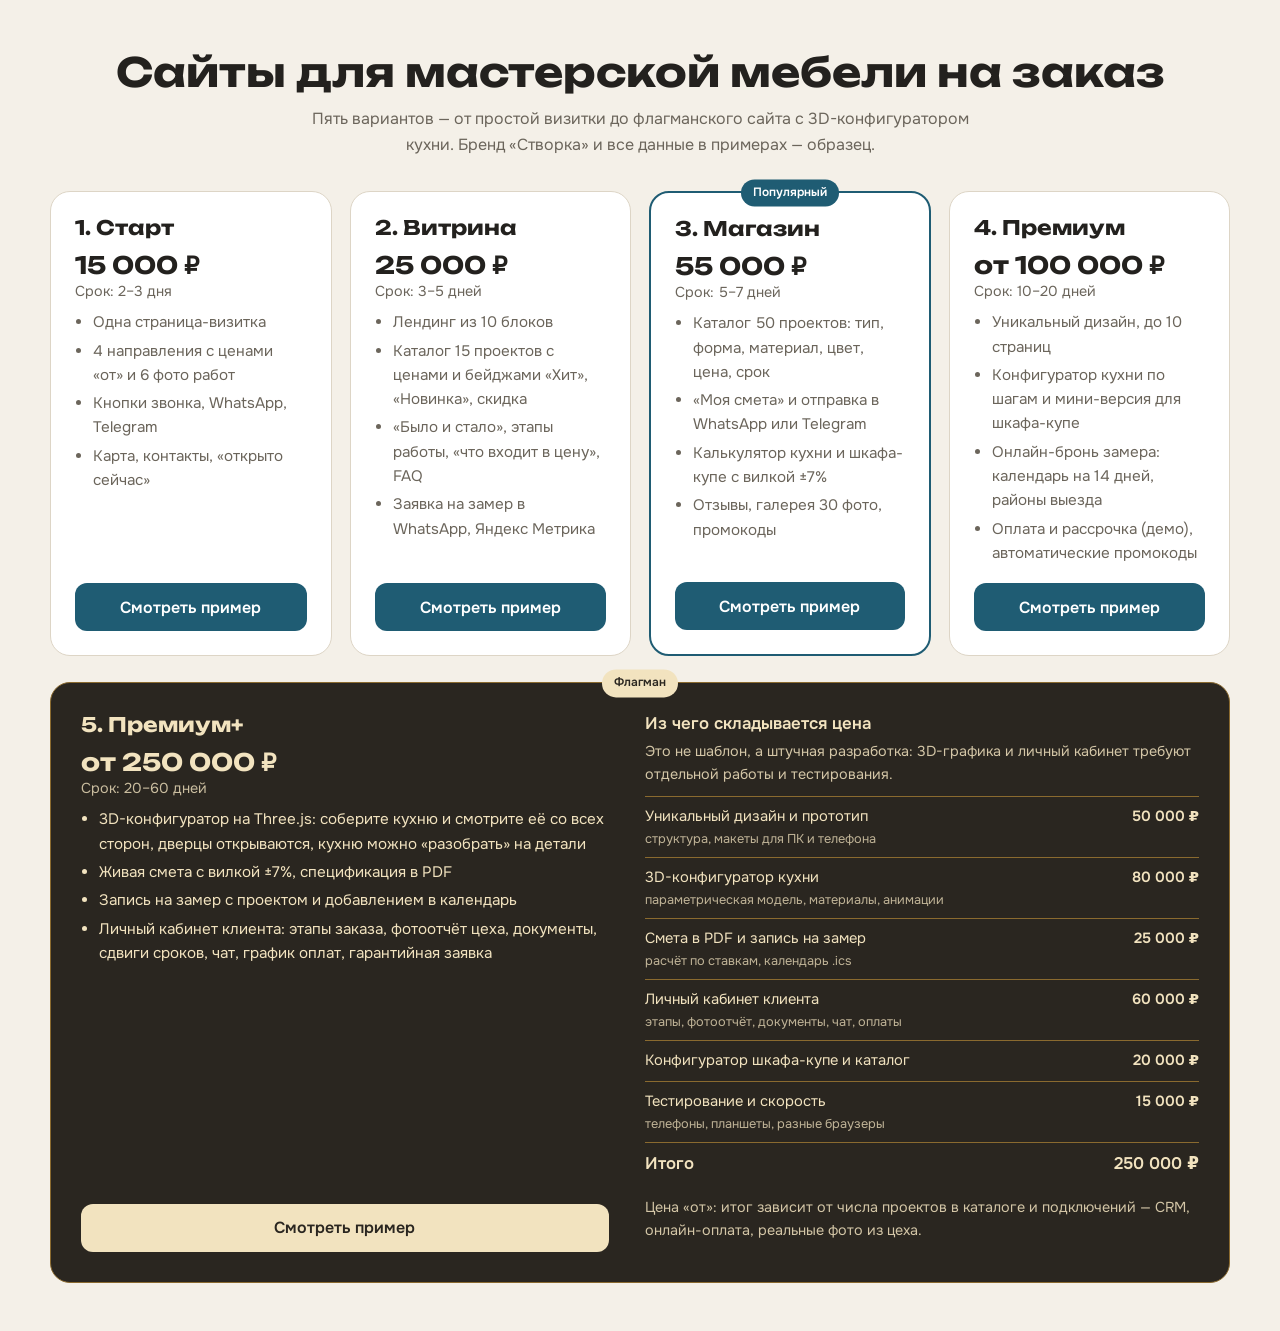
<file: index.html>
<!DOCTYPE html>
<html lang="ru">
<head>
<meta charset="UTF-8">
<meta name="viewport" content="width=device-width, initial-scale=1">
<meta name="robots" content="noindex, nofollow">
<title>Сайты для мастерской мебели на заказ — примеры</title>
<meta name="description" content="Пять вариантов сайта для производства мебели на заказ: от визитки за 15 000 ₽ до флагмана с 3D-конфигуратором кухни и личным кабинетом клиента.">
<link href="fonts/fonts.css" rel="stylesheet">
<style>
:root{--bg:#F4F0E8;--bg2:#EAE3D6;--card:#FFFFFF;--ink:#23211E;--mute:#6B655B;--acc:#1F5C73;--acc-ink:#FFFFFF;--line:#DDD5C6;--gold:#8A6A2F;--gold-bg:#2A2620;--gold-ink:#F2E3BF}
*{box-sizing:border-box}
body{margin:0;background:var(--bg);color:var(--ink);font:400 16px/1.6 Onest,system-ui,sans-serif;padding:32px 16px 48px;overflow-x:hidden}
.wr{max-width:1180px;margin:0 auto}
h1,h2,h3{font-family:Unbounded,Onest,system-ui,sans-serif;font-weight:700;line-height:1.2;margin:0}
h1{font-size:clamp(1.5rem,5.4vw,2.5rem);text-align:center;margin-bottom:10px}
.sub{text-align:center;color:var(--mute);max-width:62ch;margin:0 auto 34px}
.g{display:grid;gap:26px 18px;grid-template-columns:1fr}
.c{position:relative;background:var(--card);border:1px solid var(--line);border-radius:20px;padding:24px;display:flex;flex-direction:column;gap:10px}
.c h2{font-size:1.25rem}
.p{font:700 1.5rem Unbounded,sans-serif}
.p small{display:block;font:400 .9rem Onest,sans-serif;color:var(--mute);margin-top:2px}
.c ul{margin:0;padding-left:18px;color:var(--mute);font-size:.95rem;flex:1}
.c ul li+li{margin-top:4px}
.go{display:flex;align-items:center;justify-content:center;min-height:48px;margin-top:8px;border-radius:12px;background:var(--acc);color:var(--acc-ink);text-decoration:none;font-weight:600;transition:filter .2s}
.go:hover{filter:brightness(1.15)}
.go:focus-visible{outline:3px solid var(--acc);outline-offset:2px}
.top{border:2px solid var(--acc)}
.lab{position:absolute;top:0;left:50%;transform:translate(-50%,-50%);white-space:nowrap;background:var(--acc);color:var(--acc-ink);font-size:.75rem;font-weight:600;padding:4px 12px;border-radius:999px}
.plus{background:var(--gold-bg);color:var(--gold-ink);border-color:var(--gold);display:grid;gap:14px 36px}
.plus .lab{background:var(--gold-ink);color:var(--gold-bg)}
.plus ul{color:var(--gold-ink)}
.plus .go{background:var(--gold-ink);color:var(--gold-bg)}
.plus .p small{color:var(--gold-ink);opacity:.8}
.plus .l{display:flex;flex-direction:column;gap:10px}
.why h3{font:600 1.05rem Onest,sans-serif;margin-bottom:6px}
.why p{margin:0 0 10px;font-size:.9rem;opacity:.85}
.why table{width:100%;border-collapse:collapse;font-size:.92rem}
.why td{padding:8px 0;border-top:1px solid var(--gold);vertical-align:top}
.why td small{display:block;opacity:.75;font-size:.8rem}
.why td:last-child{text-align:right;white-space:nowrap;font-weight:600;padding-left:14px}
.why tr.t td{font-size:1.05rem;font-weight:700}
@media(min-width:768px){.g{grid-template-columns:1fr 1fr}.plus{grid-column:1/-1;grid-template-columns:1fr 1.05fr;padding:30px}}
@media(min-width:1200px){.g{grid-template-columns:repeat(4,1fr)}body{padding-top:48px}}
@media(prefers-reduced-motion:reduce){*{transition:none!important}}
</style>
</head>
<body>
<main class="wr">
<h1>Сайты для мастерской мебели на заказ</h1>
<p class="sub">Пять вариантов — от простой визитки до флагманского сайта с 3D-конфигуратором кухни. Бренд «Створка» и все данные в примерах — образец.</p>
<div class="g">
<section class="c"><h2>1. Старт</h2><div class="p">15 000 ₽ <small>Срок: 2–3 дня</small></div><ul><li>Одна страница-визитка</li><li>4 направления с ценами «от» и 6 фото работ</li><li>Кнопки звонка, WhatsApp, Telegram</li><li>Карта, контакты, «открыто сейчас»</li></ul><a class="go" href="1-start/index.html">Смотреть пример</a></section>
<section class="c"><h2>2. Витрина</h2><div class="p">25 000 ₽ <small>Срок: 3–5 дней</small></div><ul><li>Лендинг из 10 блоков</li><li>Каталог 15 проектов с ценами и бейджами «Хит», «Новинка», скидка</li><li>«Было и стало», этапы работы, «что входит в цену», FAQ</li><li>Заявка на замер в WhatsApp, Яндекс Метрика</li></ul><a class="go" href="2-vitrina/index.html">Смотреть пример</a></section>
<section class="c top"><span class="lab">Популярный</span><h2>3. Магазин</h2><div class="p">55 000 ₽ <small>Срок: 5–7 дней</small></div><ul><li>Каталог 50 проектов: тип, форма, материал, цвет, цена, срок</li><li>«Моя смета» и отправка в WhatsApp или Telegram</li><li>Калькулятор кухни и шкафа-купе с вилкой ±7%</li><li>Отзывы, галерея 30 фото, промокоды</li></ul><a class="go" href="3-magazin/index.html">Смотреть пример</a></section>
<section class="c"><h2>4. Премиум</h2><div class="p">от 100 000 ₽ <small>Срок: 10–20 дней</small></div><ul><li>Уникальный дизайн, до 10 страниц</li><li>Конфигуратор кухни по шагам и мини-версия для шкафа-купе</li><li>Онлайн-бронь замера: календарь на 14 дней, районы выезда</li><li>Оплата и рассрочка (демо), автоматические промокоды</li></ul><a class="go" href="4-premium/index.html">Смотреть пример</a></section>
<section class="c plus"><span class="lab">Флагман</span>
<div class="l"><h2>5. Премиум+</h2><div class="p">от 250 000 ₽ <small>Срок: 20–60 дней</small></div><ul><li>3D-конфигуратор на Three.js: соберите кухню и смотрите её со всех сторон, дверцы открываются, кухню можно «разобрать» на детали</li><li>Живая смета с вилкой ±7%, спецификация в PDF</li><li>Запись на замер с проектом и добавлением в календарь</li><li>Личный кабинет клиента: этапы заказа, фотоотчёт цеха, документы, сдвиги сроков, чат, график оплат, гарантийная заявка</li></ul><a class="go" href="5-premium-plus/index.html">Смотреть пример</a></div>
<div class="why"><h3>Из чего складывается цена</h3><p>Это не шаблон, а штучная разработка: 3D-графика и личный кабинет требуют отдельной работы и тестирования.</p><table>
<tr><td>Уникальный дизайн и прототип<small>структура, макеты для ПК и телефона</small></td><td>50 000 ₽</td></tr>
<tr><td>3D-конфигуратор кухни<small>параметрическая модель, материалы, анимации</small></td><td>80 000 ₽</td></tr>
<tr><td>Смета в PDF и запись на замер<small>расчёт по ставкам, календарь .ics</small></td><td>25 000 ₽</td></tr>
<tr><td>Личный кабинет клиента<small>этапы, фотоотчёт, документы, чат, оплаты</small></td><td>60 000 ₽</td></tr>
<tr><td>Конфигуратор шкафа-купе и каталог</td><td>20 000 ₽</td></tr>
<tr><td>Тестирование и скорость<small>телефоны, планшеты, разные браузеры</small></td><td>15 000 ₽</td></tr>
<tr class="t"><td>Итого</td><td>250 000 ₽</td></tr></table>
<p style="margin-top:10px">Цена «от»: итог зависит от числа проектов в каталоге и подключений — CRM, онлайн-оплата, реальные фото из цеха.</p></div></section>
</div>
</main>
<style data-hscroll>.hs-wrap{position:relative;min-width:0;max-width:100%}.hs-btn{position:absolute;top:50%;z-index:30;width:42px;height:42px;margin-top:-21px;border-radius:50%;border:1px solid rgba(255,255,255,.45);background:rgba(20,20,24,.62);color:#fff;font:600 18px/1 system-ui,sans-serif;display:flex;align-items:center;justify-content:center;cursor:pointer;-webkit-backdrop-filter:blur(6px);backdrop-filter:blur(6px);box-shadow:0 4px 14px rgba(0,0,0,.25);transition:opacity .25s,transform .2s;padding:0}.hs-btn:hover{transform:scale(1.08)}.hs-btn.l{left:6px}.hs-btn.r{right:6px}.hs-btn.off{opacity:0;pointer-events:none}.hs-wrap.sm .hs-btn{width:30px;height:30px;margin-top:-15px;font-size:14px}</style>
<script data-hscroll>(function(){function sc(el){var cs=getComputedStyle(el);return /(auto|scroll)/.test(cs.overflowX)&&el.scrollWidth>el.clientWidth+8&&el.clientHeight>40}
function upd(el){var w=el.parentNode,l=w.querySelector(':scope>.hs-btn.l'),r=w.querySelector(':scope>.hs-btn.r'),can=el.scrollWidth>el.clientWidth+8;l.classList.toggle('off',!can||el.scrollLeft<4);r.classList.toggle('off',!can||el.scrollLeft+el.clientWidth>=el.scrollWidth-4)}
function step(el){var c=el.firstElementChild,g=parseFloat(getComputedStyle(el).columnGap)||16,s=c?c.getBoundingClientRect().width+g:0;if(!s||s>el.clientWidth*.9)s=el.clientWidth*.8;return s}
function add(el){if(el.dataset.hs)return;el.dataset.hs=1;var w=document.createElement('div');w.className='hs-wrap'+(el.clientHeight<100?' sm':'');var cs=getComputedStyle(el);['gridColumn','gridRow','marginTop','marginBottom','marginLeft','marginRight','flex','alignSelf','width','maxWidth'].forEach(function(p){if(p.indexOf('margin')==0){w.style[p]=cs[p];el.style[p]='0'}else if(el.style[p]||p.indexOf('grid')==0||p=='alignSelf'||p=='flex'){w.style[p]=cs[p]}});el.parentNode.insertBefore(w,el);w.appendChild(el);
[['l','<svg width="18" height="18" viewBox="0 0 24 24" fill="none" stroke="currentColor" stroke-width="2" stroke-linecap="round" stroke-linejoin="round" aria-hidden="true"><path d="M19 12H5M12 19l-7-7 7-7"/></svg>','Прокрутить назад',-1],['r','<svg width="18" height="18" viewBox="0 0 24 24" fill="none" stroke="currentColor" stroke-width="2" stroke-linecap="round" stroke-linejoin="round" aria-hidden="true"><path d="M5 12h14M12 5l7 7-7 7"/></svg>','Прокрутить вперёд',1]].forEach(function(a){var b=document.createElement('button');b.type='button';b.className='hs-btn '+a[0]+' off';b.innerHTML=a[1];b.setAttribute('aria-label',a[2]);b.onclick=function(){el.scrollBy({left:a[3]*step(el),behavior:'smooth'})};w.appendChild(b)});
el.addEventListener('scroll',function(){upd(el)},{passive:true});upd(el)}
function scan(){document.querySelectorAll('body *:not(.hs-btn):not(.hs-wrap)').forEach(function(el){if(el.dataset.hs){upd(el);return}if(!el.closest('[data-no-hs]')&&sc(el))add(el)})}
var t;function later(){clearTimeout(t);t=setTimeout(scan,250)}
if(document.readyState!='loading')later();else document.addEventListener('DOMContentLoaded',later);
addEventListener('load',later);addEventListener('resize',later);document.addEventListener('click',function(e){if(!e.target.closest('.hs-btn'))later()},true)})();</script>
</body>
</html>
</file>
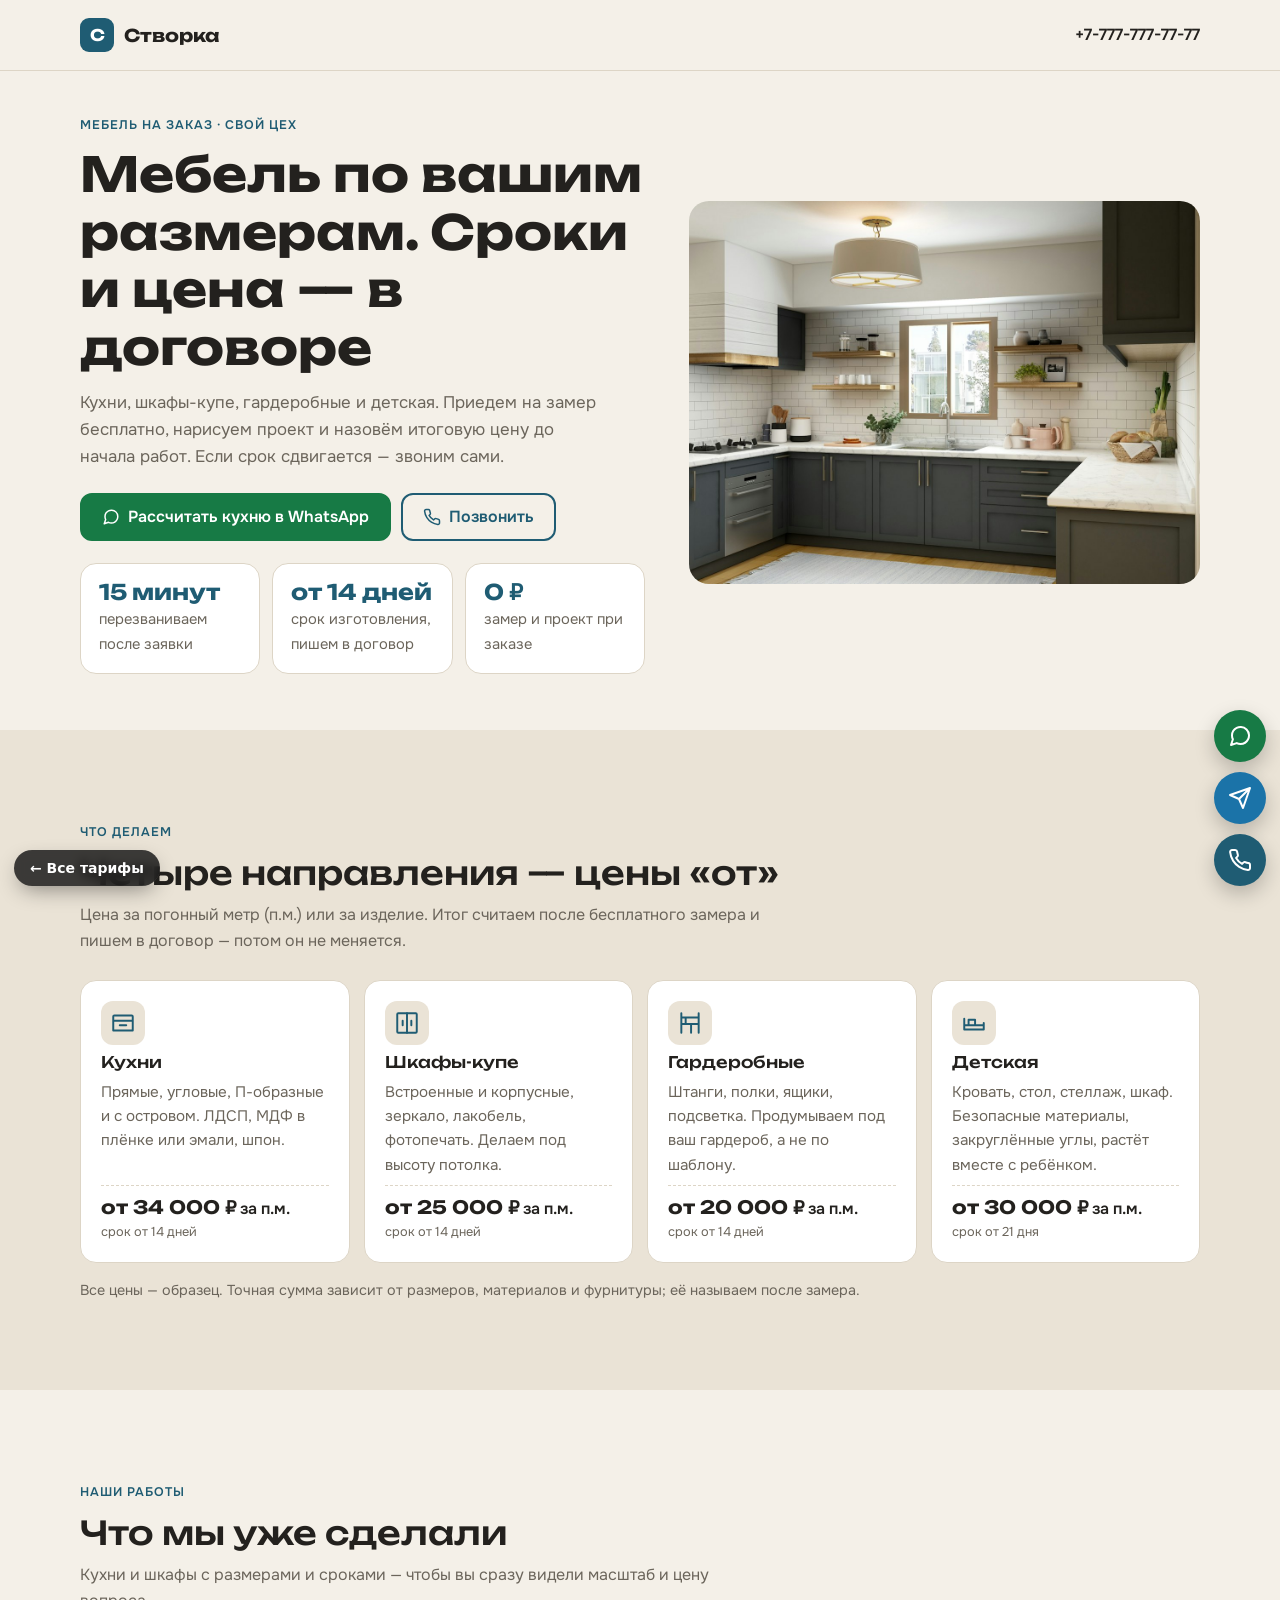
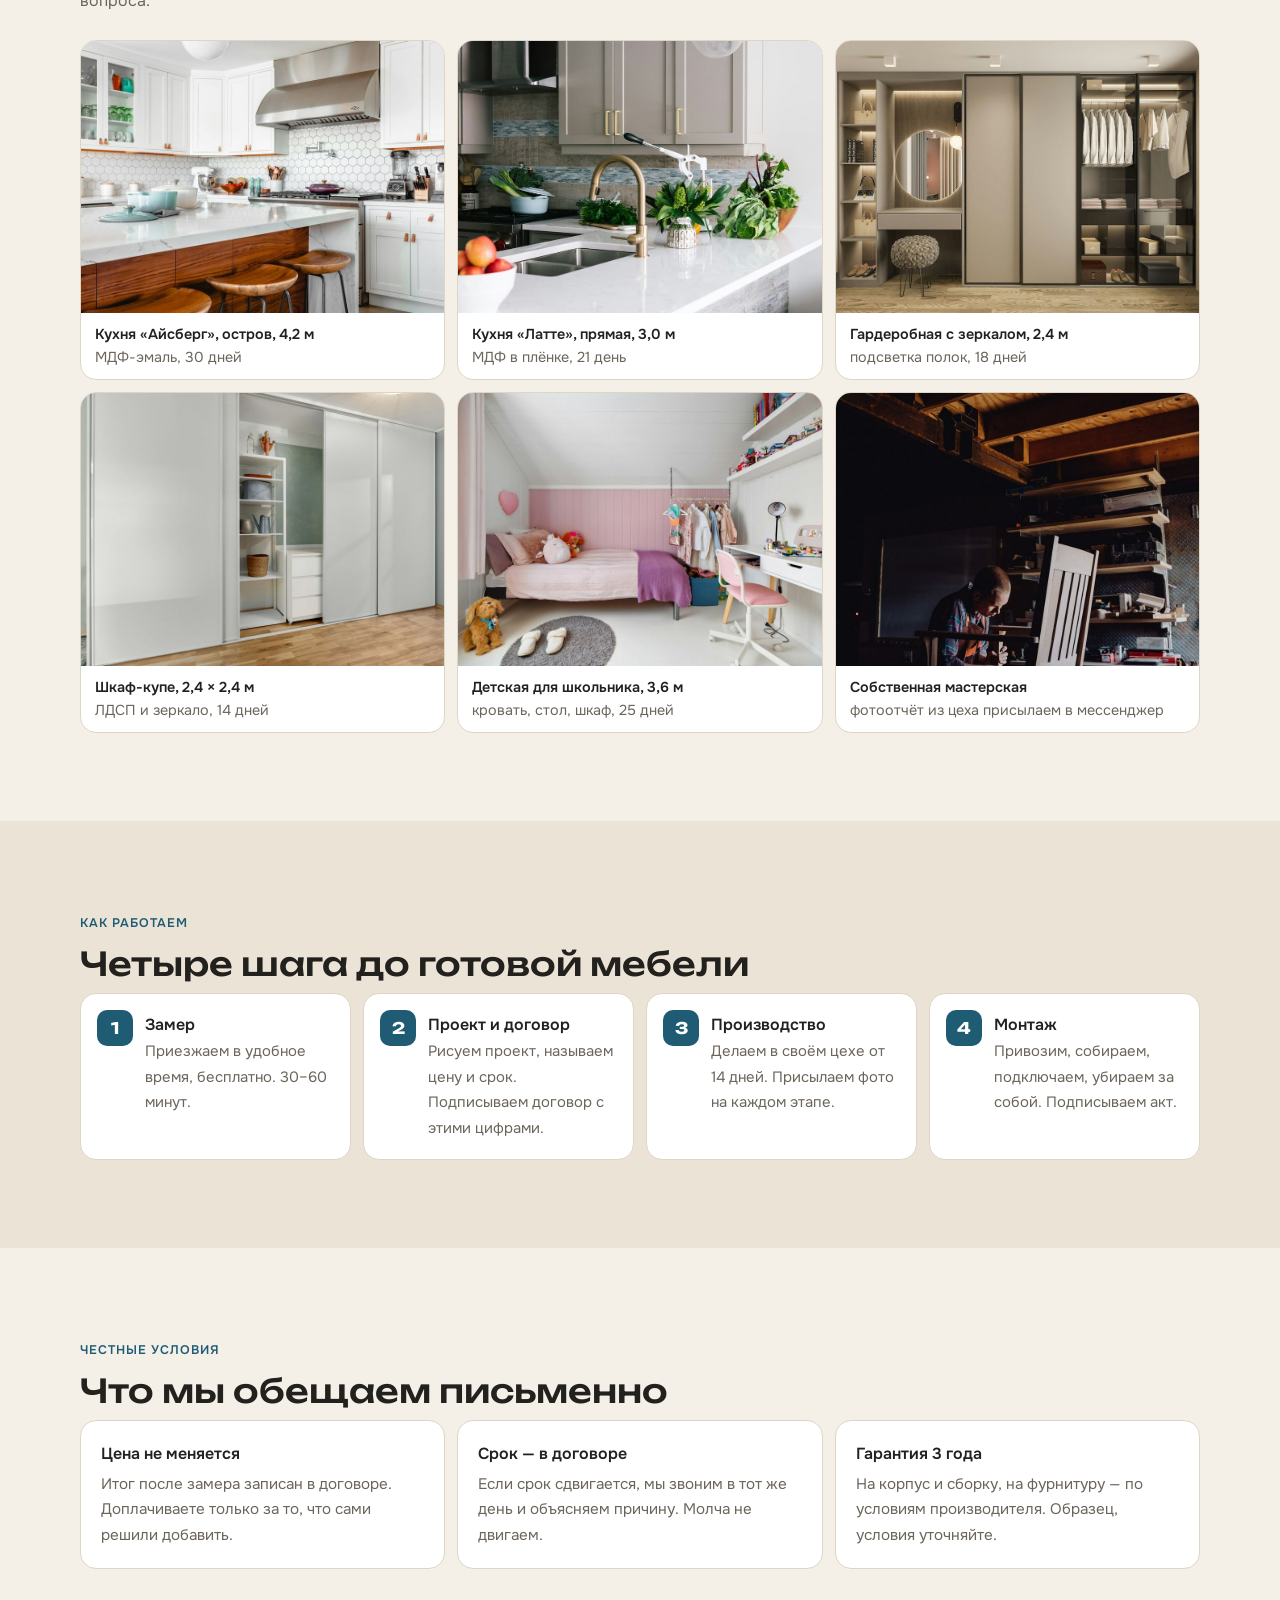
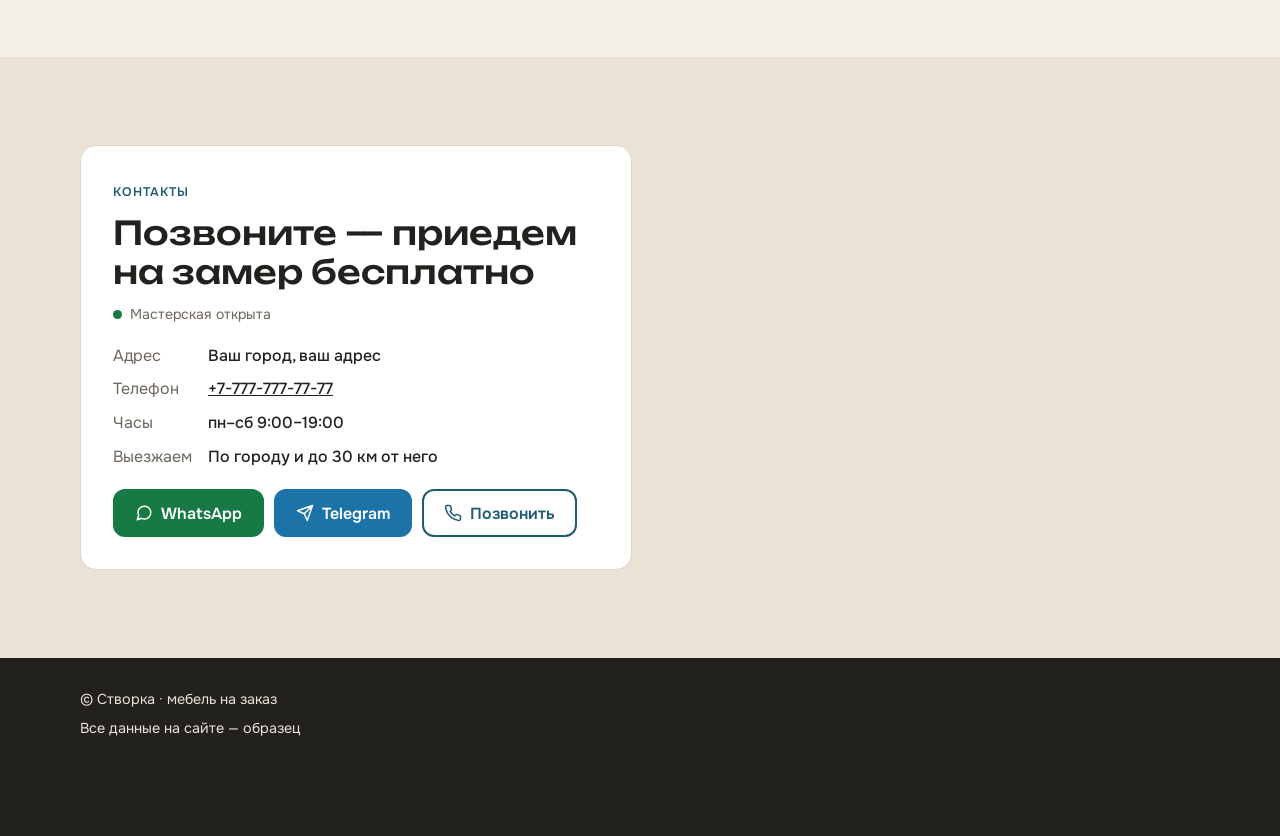
<file: 1-start/index.html>
<!DOCTYPE html>
<html lang="ru">
<head>
<meta charset="UTF-8">
<meta name="viewport" content="width=device-width, initial-scale=1">
<meta name="robots" content="noindex, nofollow">
<title>Створка — мебель на заказ</title>
<meta name="description" content="Кухни, шкафы-купе, гардеробные и детская на заказ. Бесплатный замер, цена и срок фиксируются в договоре. Перезваниваем за 15 минут.">
<link href="fonts/fonts.css" rel="stylesheet">
<!-- Яндекс Метрика: вставьте сюда код счётчика клиента -->
<style>
:root{--bg:#F4F0E8;--bg2:#EAE3D6;--card:#FFFFFF;--ink:#23211E;--mute:#6B655B;--acc:#1F5C73;--acc-ink:#FFFFFF;--line:#DDD5C6;--wa:#177A45;--tg:#1B73A8;--sale:#B3321F;--ok:#177A45;--shade:rgba(35,33,30,.55)}
*{box-sizing:border-box}
html{scroll-behavior:smooth;-webkit-text-size-adjust:100%}
body{margin:0;background:var(--bg);color:var(--ink);font:400 16px/1.6 Onest,system-ui,sans-serif;overflow-x:hidden}
a{color:inherit}
h1,h2,h3,h4{font-family:Unbounded,Onest,system-ui,sans-serif;font-weight:500;line-height:1.2;margin:0}
h1{font-size:clamp(1.55rem,6vw,3rem);font-weight:700}
h2{font-size:clamp(1.3rem,4.6vw,2.05rem);margin-bottom:10px}
h3{font-size:1rem}
p{margin:0}
ul,ol{margin:0}
.wr{max-width:1160px;margin:0 auto;padding:0 20px}
.sec{padding:46px 0}
.sec.alt{background:var(--bg2)}
.lead{color:var(--mute);max-width:62ch;margin-bottom:26px}
.tag{display:inline-block;color:var(--acc);font-weight:600;font-size:.78rem;letter-spacing:.08em;text-transform:uppercase;margin-bottom:10px}
.btn{display:inline-flex;align-items:center;justify-content:center;gap:8px;min-height:48px;padding:12px 20px;border-radius:12px;border:2px solid var(--acc);background:var(--acc);color:var(--acc-ink);font:600 1rem/1.2 Onest,system-ui,sans-serif;text-decoration:none;cursor:pointer;transition:filter .2s,transform .2s}
.btn:hover{filter:brightness(1.12)}
.btn.line{background:transparent;color:var(--acc)}
.btn.wa{background:var(--wa);border-color:var(--wa);color:var(--acc-ink)}
.btn.tg{background:var(--tg);border-color:var(--tg);color:var(--acc-ink)}
.btn.sm{min-height:40px;padding:8px 14px;font-size:.92rem}
.btn svg{width:18px;height:18px;flex:none}
.btns{display:flex;flex-wrap:wrap;gap:10px}
.btns .btn{flex:1 1 200px}
:focus-visible{outline:3px solid var(--acc);outline-offset:2px}
header.nav{position:sticky;top:0;z-index:40;background:var(--bg);border-bottom:1px solid var(--line)}
.nav .wr{display:flex;align-items:center;justify-content:space-between;gap:10px;height:62px}
.logo{display:flex;align-items:center;gap:10px;text-decoration:none;font:700 1.1rem Unbounded,sans-serif;white-space:nowrap}
.logo i{width:34px;height:34px;border-radius:9px;background:var(--acc);color:var(--acc-ink);display:grid;place-items:center;font-style:normal;font-size:1rem}
.tel{font-weight:600;text-decoration:none;white-space:nowrap}
.nav nav{display:none}
.card{background:var(--card);border:1px solid var(--line);border-radius:16px}
.pic,.im,.th{overflow:hidden}
.ph{display:block;width:100%;height:100%;object-fit:cover;background:var(--bg2)}
div.ph svg{width:100%;height:100%;display:block}
.open{display:inline-flex;align-items:center;gap:8px;font-size:.88rem;color:var(--mute)}
.open b{width:9px;height:9px;border-radius:50%;background:var(--ok);flex:none}
.open.closed b{background:var(--sale)}
.ct{display:grid;gap:16px}
.ct .b{padding:24px}
.ct dl{display:grid;grid-template-columns:auto 1fr;gap:8px 16px;margin:16px 0 20px}
.ct dt{color:var(--mute)}
.ct dd{margin:0;font-weight:500}
.ct iframe{width:100%;min-height:300px;height:100%;border:0;border-radius:16px;background:var(--bg2)}
.agree{display:flex;gap:10px;align-items:flex-start;font-size:.82rem;color:var(--mute);line-height:1.45}
.agree input{margin-top:3px;width:18px;height:18px;flex:none;accent-color:var(--acc)}
footer.foot{background:var(--ink);color:var(--bg2);padding:30px 0 96px;font-size:.9rem}
footer.foot .wr{display:flex;flex-direction:column;gap:6px}
.float{position:fixed;right:14px;bottom:calc(14px + env(safe-area-inset-bottom,0px));display:flex;flex-direction:column;gap:10px;z-index:30}
.float a{width:52px;height:52px;border-radius:50%;display:grid;place-items:center;color:var(--acc-ink);box-shadow:0 8px 20px rgba(0,0,0,.22)}
.float svg{width:24px;height:24px}
.float .c1{background:var(--acc)}.float .c2{background:var(--wa)}.float .c3{background:var(--tg)}
.sr{position:absolute;width:1px;height:1px;overflow:hidden;clip:rect(0 0 0 0);white-space:nowrap}
.rv{opacity:0;transform:translateY(16px);transition:opacity .6s,transform .6s}
.rv.in{opacity:1;transform:none}
@media(prefers-reduced-motion:reduce){html{scroll-behavior:auto}*{transition:none!important;animation:none!important}.rv{opacity:1;transform:none}}
@media(min-width:768px){.sec{padding:72px 0}.btns .btn{flex:0 1 auto}.ct{grid-template-columns:1fr 1fr}.ct .b{padding:32px}.nav .wr{height:70px}}
@media(min-width:1200px){.sec{padding:88px 0}.nav nav{display:flex}}
@media(max-width:380px){.logo{font-size:1rem}.logo i{width:30px;height:30px}.tel{font-size:.9rem}}

.hero{padding:22px 0 38px}
.hero .wr{display:grid;gap:24px}
.hero p.sub{color:var(--mute);font-size:1.05rem;margin:14px 0 22px;max-width:48ch}
.hero .pic{border-radius:20px;overflow:hidden;aspect-ratio:4/3;background:var(--bg2)}
.facts{display:grid;gap:12px;margin-top:22px}
.facts div{padding:16px 18px}
.facts b{display:block;font:700 1.35rem Unbounded,sans-serif;color:var(--acc);line-height:1.2}
.facts span{color:var(--mute);font-size:.92rem}
.svc{display:grid;gap:14px;list-style:none;padding:0}
.svc li{padding:20px;display:flex;flex-direction:column;gap:8px}
.svc .ic{width:44px;height:44px;border-radius:12px;background:var(--bg2);display:grid;place-items:center;color:var(--acc)}
.svc .ic svg{width:26px;height:26px}
.svc p{color:var(--mute);font-size:.95rem}
.svc .pr{margin-top:auto;padding-top:10px;border-top:1px dashed var(--line);font-weight:600}
.svc .pr b{font:700 1.15rem Unbounded,sans-serif;color:var(--ink)}
.svc .pr small{display:block;color:var(--mute);font-weight:400;font-size:.8rem}
.note{margin-top:16px;color:var(--mute);font-size:.9rem}
.gal{display:grid;grid-template-columns:1fr;gap:12px}
.gal figure{margin:0;border-radius:16px;overflow:hidden;background:var(--card);border:1px solid var(--line)}
.gal .im{aspect-ratio:4/3}
.gal figcaption{padding:10px 14px;color:var(--mute);font-size:.9rem}
.gal figcaption b{display:block;color:var(--ink);font-weight:600}
.steps{list-style:none;padding:0;display:grid;gap:12px;counter-reset:s}
.steps li{padding:18px 18px 18px 64px;position:relative;counter-increment:s}
.steps li::before{content:counter(s);position:absolute;left:16px;top:16px;width:36px;height:36px;border-radius:10px;background:var(--acc);color:var(--acc-ink);display:grid;place-items:center;font:700 1rem Unbounded,sans-serif}
.steps b{display:block;font-weight:600}
.steps span{color:var(--mute);font-size:.93rem}
.terms{display:grid;gap:12px;list-style:none;padding:0}
.terms li{padding:20px}
.terms b{display:block;margin-bottom:4px}
.terms span{color:var(--mute);font-size:.95rem}
@media(min-width:768px){
.hero{padding:40px 0 56px}
.hero .wr{grid-template-columns:1.05fr .95fr;gap:44px;align-items:center}
.facts{grid-template-columns:repeat(3,1fr)}
.svc{grid-template-columns:1fr 1fr}
.gal{grid-template-columns:repeat(2,1fr)}
.steps{grid-template-columns:repeat(2,1fr)}
.terms{grid-template-columns:repeat(3,1fr)}
}
@media(min-width:1200px){
.svc{grid-template-columns:repeat(4,1fr)}
.gal{grid-template-columns:repeat(3,1fr)}
.steps{grid-template-columns:repeat(4,1fr)}
}
</style>
</head>
<body><a href="../index.html" class="tarify-back" aria-label="Вернуться ко всем тарифам" style="position:fixed;left:14px;bottom:calc(14px + env(safe-area-inset-bottom,0px));z-index:2147483000;display:inline-flex;align-items:center;gap:6px;padding:11px 16px;border-radius:999px;background:rgba(20,20,20,.82);color:#fff;font:600 14px/1 system-ui,-apple-system,'Segoe UI',Roboto,sans-serif;text-decoration:none;box-shadow:0 8px 22px -6px rgba(0,0,0,.45);-webkit-backdrop-filter:blur(6px);backdrop-filter:blur(6px)">← Все тарифы</a><script data-fp>(function(){try{var k="fp:"+location.pathname.split("/")[1],q=/[?&]from=portfolio(&|$)/.test(location.search);if(q)sessionStorage.setItem(k,"1");if(q||sessionStorage.getItem(k)){var b=document.querySelector(".tarify-back");if(b)b.style.display="none"}}catch(e){}})();</script>
<header class="nav"><div class="wr">
  <a class="logo" href="#top" aria-label="Створка — на главную"><i>С</i>Створка</a>
  <a class="tel" href="tel:+77777777777">+7-777-777-77-77</a>
</div></header>

<main>
<section class="hero" id="top"><div class="wr">
  <div>
    <span class="tag">Мебель на заказ · свой цех</span>
    <h1>Мебель по вашим размерам. Сроки и цена — в договоре</h1>
    <p class="sub">Кухни, шкафы-купе, гардеробные и детская. Приедем на замер бесплатно, нарисуем проект и назовём итоговую цену до начала работ. Если срок сдвигается — звоним сами.</p>
    <div class="btns">
      <a class="btn wa" href="https://wa.me/77777777777?text=%D0%97%D0%B4%D1%80%D0%B0%D0%B2%D1%81%D1%82%D0%B2%D1%83%D0%B9%D1%82%D0%B5%21%20%D0%A5%D0%BE%D1%87%D1%83%20%D1%80%D0%B0%D1%81%D1%81%D1%87%D0%B8%D1%82%D0%B0%D1%82%D1%8C%20%D0%BA%D1%83%D1%85%D0%BD%D1%8E.%20%D0%A0%D0%B0%D0%B7%D0%BC%D0%B5%D1%80%D1%8B%20%D0%B8%20%D0%BF%D0%BE%D0%B6%D0%B5%D0%BB%D0%B0%D0%BD%D0%B8%D1%8F%3A%20" target="_blank" rel="noopener"><svg viewBox="0 0 24 24" fill="none" stroke="currentColor" stroke-width="2" stroke-linecap="round" stroke-linejoin="round" aria-hidden="true"><path d="M21 11.5a8.38 8.38 0 0 1-.9 3.8 8.5 8.5 0 0 1-7.6 4.7 8.38 8.38 0 0 1-3.8-.9L3 21l1.9-5.7a8.38 8.38 0 0 1-.9-3.8 8.5 8.5 0 0 1 4.7-7.6 8.38 8.38 0 0 1 3.8-.9h.5a8.48 8.48 0 0 1 8 8v.5z"/></svg>Рассчитать кухню в WhatsApp</a>
      <a class="btn line" href="tel:+77777777777"><svg viewBox="0 0 24 24" fill="none" stroke="currentColor" stroke-width="2" stroke-linecap="round" stroke-linejoin="round" aria-hidden="true"><path d="M22 16.92v3a2 2 0 0 1-2.18 2 19.79 19.79 0 0 1-8.63-3.07 19.5 19.5 0 0 1-6-6 19.79 19.79 0 0 1-3.07-8.67A2 2 0 0 1 4.11 2h3a2 2 0 0 1 2 1.72 12.84 12.84 0 0 0 .7 2.81 2 2 0 0 1-.45 2.11L8.09 9.91a16 16 0 0 0 6 6l1.27-1.27a2 2 0 0 1 2.11-.45 12.84 12.84 0 0 0 2.81.7A2 2 0 0 1 22 16.92z"/></svg>Позвонить</a>
    </div>
    <div class="facts">
      <div class="card"><b>15 минут</b><span>перезваниваем после заявки</span></div>
      <div class="card"><b>от 14 дней</b><span>срок изготовления, пишем в договор</span></div>
      <div class="card"><b>0 ₽</b><span>замер и проект при заказе</span></div>
    </div>
  </div>
  <div class="pic"><img class="ph" src="img/1600489000022-c2086d79f9d4.jpg" width="900" height="675" alt="Угловая кухня с графитовым низом и белым верхом, изготовленная на заказ" fetchpriority="high" decoding="async" data-k="k" data-c="Графит"></div>
</div></section>

<section class="sec alt" id="uslugi"><div class="wr">
  <span class="tag">Что делаем</span>
  <h2>Четыре направления — цены «от»</h2>
  <p class="lead">Цена за погонный метр (п.м.) или за изделие. Итог считаем после бесплатного замера и пишем в договор — потом он не меняется.</p>
  <ul class="svc">
    <li class="card"><span class="ic"><svg viewBox="0 0 24 24" fill="none" stroke="currentColor" stroke-width="1.8" stroke-linecap="round" stroke-linejoin="round" aria-hidden="true"><path d="M3 10h18M3 10V6a1 1 0 0 1 1-1h16a1 1 0 0 1 1 1v4M3 10v9h18v-9M9 14h6"/></svg></span><h3>Кухни</h3><p>Прямые, угловые, П-образные и с островом. ЛДСП, МДФ в плёнке или эмали, шпон.</p><div class="pr"><b>от 34 000 ₽</b> за п.м.<small>срок от 14 дней</small></div></li>
    <li class="card"><span class="ic"><svg viewBox="0 0 24 24" fill="none" stroke="currentColor" stroke-width="1.8" stroke-linecap="round" stroke-linejoin="round" aria-hidden="true"><rect x="3" y="3" width="18" height="18" rx="1"/><path d="M12 3v18M8 10v4M16 10v4"/></svg></span><h3>Шкафы-купе</h3><p>Встроенные и корпусные, зеркало, лакобель, фотопечать. Делаем под высоту потолка.</p><div class="pr"><b>от 25 000 ₽</b> за п.м.<small>срок от 14 дней</small></div></li>
    <li class="card"><span class="ic"><svg viewBox="0 0 24 24" fill="none" stroke="currentColor" stroke-width="1.8" stroke-linecap="round" stroke-linejoin="round" aria-hidden="true"><path d="M4 3v18M20 3v18M4 7h16M4 13h16M8 7v6M13 13v8"/></svg></span><h3>Гардеробные</h3><p>Штанги, полки, ящики, подсветка. Продумываем под ваш гардероб, а не по шаблону.</p><div class="pr"><b>от 20 000 ₽</b> за п.м.<small>срок от 14 дней</small></div></li>
    <li class="card"><span class="ic"><svg viewBox="0 0 24 24" fill="none" stroke="currentColor" stroke-width="1.8" stroke-linecap="round" stroke-linejoin="round" aria-hidden="true"><path d="M3 18V8M21 18v-6M3 14h18M3 18h18M7 14V9h6v5"/></svg></span><h3>Детская</h3><p>Кровать, стол, стеллаж, шкаф. Безопасные материалы, закруглённые углы, растёт вместе с ребёнком.</p><div class="pr"><b>от 30 000 ₽</b> за п.м.<small>срок от 21 дня</small></div></li>
  </ul>
  <p class="note">Все цены — образец. Точная сумма зависит от размеров, материалов и фурнитуры; её называем после замера.</p>
</div></section>

<section class="sec" id="raboty"><div class="wr">
  <span class="tag">Наши работы</span>
  <h2>Что мы уже сделали</h2>
  <p class="lead">Кухни и шкафы с размерами и сроками — чтобы вы сразу видели масштаб и цену вопроса.</p>
  <div class="gal">
    <figure><div class="im"><img class="ph" src="img/1556912172-45b7abe8b7e1.jpg" width="640" height="480" alt="Белая кухня с островом и деревянной панелью" loading="lazy" decoding="async" data-k="k" data-c="Белый"></div><figcaption><b>Кухня «Айсберг», остров, 4,2 м</b>МДФ-эмаль, 30 дней</figcaption></figure>
    <figure><div class="im"><img class="ph" src="img/1565538810643-b5bdb714032a.jpg" width="640" height="480" alt="Кухня с серо-бежевыми фасадами и латунными ручками" loading="lazy" decoding="async" data-k="k" data-c="Бежевый"></div><figcaption><b>Кухня «Латте», прямая, 3,0 м</b>МДФ в плёнке, 21 день</figcaption></figure>
    <figure><div class="im"><img class="ph" src="img/1672137233327-37b0c1049e77.jpg" width="640" height="480" alt="Встроенная гардеробная с зеркалом и подсветкой полок" loading="lazy" decoding="async" data-k="g" data-c="Бежевый"></div><figcaption><b>Гардеробная с зеркалом, 2,4 м</b>подсветка полок, 18 дней</figcaption></figure>
    <figure><div class="im"><img class="ph" src="img/1721901944646-8b7da57bea7e.jpg" width="640" height="480" alt="Белые раздвижные двери шкафа-купе в комнате" loading="lazy" decoding="async" data-k="s" data-c="Белый"></div><figcaption><b>Шкаф-купе, 2,4 × 2,4 м</b>ЛДСП и зеркало, 14 дней</figcaption></figure>
    <figure><div class="im"><img class="ph" src="img/1721395288477-b546804ce392.jpg" width="640" height="480" alt="Детская комната с кроватью, рабочим столом и штангой для одежды" loading="lazy" decoding="async" data-k="d" data-c="Дерево"></div><figcaption><b>Детская для школьника, 3,6 м</b>кровать, стол, шкаф, 25 дней</figcaption></figure>
    <figure><div class="im"><img class="ph" src="img/1631396326646-c06a935ff3a6.jpg" width="640" height="480" alt="Мастер собирает изделие в мастерской" loading="lazy" decoding="async" data-k="k" data-c="Дерево"></div><figcaption><b>Собственная мастерская</b>фотоотчёт из цеха присылаем в мессенджер</figcaption></figure>
  </div>
</div></section>

<section class="sec alt" id="etapy"><div class="wr">
  <span class="tag">Как работаем</span>
  <h2>Четыре шага до готовой мебели</h2>
  <ol class="steps">
    <li class="card"><b>Замер</b><span>Приезжаем в удобное время, бесплатно. 30–60 минут.</span></li>
    <li class="card"><b>Проект и договор</b><span>Рисуем проект, называем цену и срок. Подписываем договор с этими цифрами.</span></li>
    <li class="card"><b>Производство</b><span>Делаем в своём цехе от 14 дней. Присылаем фото на каждом этапе.</span></li>
    <li class="card"><b>Монтаж</b><span>Привозим, собираем, подключаем, убираем за собой. Подписываем акт.</span></li>
  </ol>
</div></section>

<section class="sec" id="usloviya"><div class="wr">
  <span class="tag">Честные условия</span>
  <h2>Что мы обещаем письменно</h2>
  <ul class="terms">
    <li class="card"><b>Цена не меняется</b><span>Итог после замера записан в договоре. Доплачиваете только за то, что сами решили добавить.</span></li>
    <li class="card"><b>Срок — в договоре</b><span>Если срок сдвигается, мы звоним в тот же день и объясняем причину. Молча не двигаем.</span></li>
    <li class="card"><b>Гарантия 3 года</b><span>На корпус и сборку, на фурнитуру — по условиям производителя. Образец, условия уточняйте.</span></li>
  </ul>
</div></section>

<section class="sec alt" id="kontakty"><div class="wr">
  <div class="ct">
    <div class="card b">
      <span class="tag">Контакты</span>
      <h2>Позвоните — приедем на замер бесплатно</h2>
      <span class="open" id="open"><b></b><span>Мастерская открыта</span></span>
      <dl>
        <dt>Адрес</dt><dd>Ваш город, ваш адрес</dd>
        <dt>Телефон</dt><dd><a href="tel:+77777777777">+7-777-777-77-77</a></dd>
        <dt>Часы</dt><dd>пн–сб 9:00–19:00</dd>
        <dt>Выезжаем</dt><dd>По городу и до 30 км от него</dd>
      </dl>
      <div class="btns">
        <a class="btn wa" href="https://wa.me/77777777777?text=%D0%97%D0%B4%D1%80%D0%B0%D0%B2%D1%81%D1%82%D0%B2%D1%83%D0%B9%D1%82%D0%B5%21%20%D0%A5%D0%BE%D1%87%D1%83%20%D0%B7%D0%B0%D0%BF%D0%B8%D1%81%D0%B0%D1%82%D1%8C%D1%81%D1%8F%20%D0%BD%D0%B0%20%D0%B1%D0%B5%D1%81%D0%BF%D0%BB%D0%B0%D1%82%D0%BD%D1%8B%D0%B9%20%D0%B7%D0%B0%D0%BC%D0%B5%D1%80." target="_blank" rel="noopener"><svg viewBox="0 0 24 24" fill="none" stroke="currentColor" stroke-width="2" stroke-linecap="round" stroke-linejoin="round" aria-hidden="true"><path d="M21 11.5a8.38 8.38 0 0 1-.9 3.8 8.5 8.5 0 0 1-7.6 4.7 8.38 8.38 0 0 1-3.8-.9L3 21l1.9-5.7a8.38 8.38 0 0 1-.9-3.8 8.5 8.5 0 0 1 4.7-7.6 8.38 8.38 0 0 1 3.8-.9h.5a8.48 8.48 0 0 1 8 8v.5z"/></svg>WhatsApp</a>
        <a class="btn tg" href="https://t.me/" target="_blank" rel="noopener"><svg viewBox="0 0 24 24" fill="none" stroke="currentColor" stroke-width="2" stroke-linecap="round" stroke-linejoin="round" aria-hidden="true"><path d="M22 2L11 13M22 2l-7 20-4-9-9-4 20-7z"/></svg>Telegram</a>
        <a class="btn line" href="tel:+77777777777"><svg viewBox="0 0 24 24" fill="none" stroke="currentColor" stroke-width="2" stroke-linecap="round" stroke-linejoin="round" aria-hidden="true"><path d="M22 16.92v3a2 2 0 0 1-2.18 2 19.79 19.79 0 0 1-8.63-3.07 19.5 19.5 0 0 1-6-6 19.79 19.79 0 0 1-3.07-8.67A2 2 0 0 1 4.11 2h3a2 2 0 0 1 2 1.72 12.84 12.84 0 0 0 .7 2.81 2 2 0 0 1-.45 2.11L8.09 9.91a16 16 0 0 0 6 6l1.27-1.27a2 2 0 0 1 2.11-.45 12.84 12.84 0 0 0 2.81.7A2 2 0 0 1 22 16.92z"/></svg>Позвонить</a>
      </div>
    </div>
    <iframe title="Карта (образец)" src="https://yandex.ru/map-widget/v1/?ll=61.402554%2C55.159897&z=11" loading="lazy"></iframe>
  </div>
</div></section>
</main>

<footer class="foot"><div class="wr"><span>© Створка · мебель на заказ</span><span>Все данные на сайте — образец</span></div></footer>
<div class="float"><a class="c2" href="https://wa.me/77777777777" aria-label="Написать в WhatsApp" target="_blank" rel="noopener"><svg viewBox="0 0 24 24" fill="none" stroke="currentColor" stroke-width="2" stroke-linecap="round" stroke-linejoin="round" aria-hidden="true"><path d="M21 11.5a8.38 8.38 0 0 1-.9 3.8 8.5 8.5 0 0 1-7.6 4.7 8.38 8.38 0 0 1-3.8-.9L3 21l1.9-5.7a8.38 8.38 0 0 1-.9-3.8 8.5 8.5 0 0 1 4.7-7.6 8.38 8.38 0 0 1 3.8-.9h.5a8.48 8.48 0 0 1 8 8v.5z"/></svg></a><a class="c3" href="https://t.me/" aria-label="Написать в Telegram" target="_blank" rel="noopener"><svg viewBox="0 0 24 24" fill="none" stroke="currentColor" stroke-width="2" stroke-linecap="round" stroke-linejoin="round" aria-hidden="true"><path d="M22 2L11 13M22 2l-7 20-4-9-9-4 20-7z"/></svg></a><a class="c1" href="tel:+77777777777" aria-label="Позвонить"><svg viewBox="0 0 24 24" fill="none" stroke="currentColor" stroke-width="2" stroke-linecap="round" stroke-linejoin="round" aria-hidden="true"><path d="M22 16.92v3a2 2 0 0 1-2.18 2 19.79 19.79 0 0 1-8.63-3.07 19.5 19.5 0 0 1-6-6 19.79 19.79 0 0 1-3.07-8.67A2 2 0 0 1 4.11 2h3a2 2 0 0 1 2 1.72 12.84 12.84 0 0 0 .7 2.81 2 2 0 0 1-.45 2.11L8.09 9.91a16 16 0 0 0 6 6l1.27-1.27a2 2 0 0 1 2.11-.45 12.84 12.84 0 0 0 2.81.7A2 2 0 0 1 22 16.92z"/></svg></a></div>
<script>
(function(){

var CLR={'Белый':'#F2EFE9','Серый':'#9AA0A3','Графит':'#4A4D50','Бежевый':'#CDB89B','Дерево':'#B58A5E','Синий':'#2F5D7C','Чёрный':'#2B2B2B'};
function esc(s){return String(s).replace(/&/g,'&amp;').replace(/"/g,'&quot;').replace(/</g,'&lt;')}
function u(id,w){return 'img/'+id+'.jpg'}
/* Иллюстрация мебели: показывается, если фото не загрузилось */
function art(k,c){
  c=c||'#8AA0A8';
  var s='<svg viewBox="0 0 400 300" xmlns="http://www.w3.org/2000/svg" preserveAspectRatio="xMidYMid slice"><rect width="400" height="300" fill="#EAE3D6"/><rect y="244" width="400" height="56" fill="#D8CBB5"/>',i;
  if(k=='s'||k=='g'||k=='p'){
    s+='<rect x="60" y="28" width="280" height="216" rx="4" fill="'+c+'"/>';
    for(i=1;i<3;i++)s+='<rect x="'+(60+i*93)+'" y="28" width="2" height="216" fill="#000" opacity=".22"/>';
    s+='<rect x="70" y="40" width="74" height="192" fill="#fff" opacity=".28"/><rect x="152" y="40" width="1" height="192" fill="#fff" opacity=".4"/>';
    s+='<rect x="150" y="120" width="5" height="40" rx="2" fill="#23211E" opacity=".6"/><rect x="243" y="120" width="5" height="40" rx="2" fill="#23211E" opacity=".6"/>';
  }else if(k=='d'){
    s+='<rect x="30" y="150" width="190" height="70" rx="8" fill="'+c+'"/><rect x="30" y="130" width="190" height="30" rx="10" fill="#fff" opacity=".6"/><rect x="236" y="40" width="130" height="204" fill="'+c+'"/>';
    for(i=0;i<4;i++)s+='<rect x="244" y="'+(50+i*47)+'" width="114" height="38" fill="#fff" opacity=".35"/>';
    s+='<circle cx="120" cy="90" r="26" fill="#F2C94C" opacity=".8"/>';
  }else{
    for(i=0;i<4;i++)s+='<rect x="'+(40+i*80)+'" y="40" width="76" height="70" rx="3" fill="'+c+'" opacity=".85"/>';
    s+='<rect x="40" y="170" width="320" height="14" fill="#23211E" opacity=".35"/>';
    for(i=0;i<4;i++)s+='<rect x="'+(40+i*80)+'" y="186" width="76" height="58" rx="3" fill="'+c+'"/><rect x="'+(66+i*80)+'" y="192" width="24" height="4" rx="2" fill="#fff" opacity=".7"/>';
  }
  return s+'</svg>';
}
function img(id,alt,w,k,c,eager){
  var a=Math.round(w/2),b=Math.min(2400,Math.round(w*1.6));
  return '<img class="ph" src="'+u(id,w)+'" width="'+w+'" height="'+Math.round(w*.75)+'" alt="'+esc(alt)+'" '+(eager?'fetchpriority="high"':'loading="lazy"')+' decoding="async" data-k="'+(k||'')+'" data-c="'+(c||'')+'">';
}
function fail(im){var d=document.createElement('div');d.className='ph';d.setAttribute('role','img');d.setAttribute('aria-label',im.alt||'Иллюстрация');d.innerHTML=art(im.dataset.k,CLR[im.dataset.c]);im.replaceWith(d)}
document.addEventListener('error',function(e){var t=e.target;if(t&&t.tagName=='IMG'&&t.classList.contains('ph'))fail(t)},true);
document.querySelectorAll('img.ph').forEach(function(im){if(im.complete&&im.naturalWidth===0)fail(im)});

/* «Открыто сейчас»: пн–сб 9:00–19:00 по местному времени посетителя */
var el=document.getElementById('open');
if(el){var d=new Date(),h=d.getHours(),w=d.getDay();
  if(w===0||h<9||h>=19){el.classList.add('closed');el.lastChild.textContent='Сейчас закрыто — ответим в 9:00'}}
})();
</script>
<style data-hscroll>.hs-wrap{position:relative;min-width:0;max-width:100%}.hs-btn{position:absolute;top:50%;z-index:30;width:42px;height:42px;margin-top:-21px;border-radius:50%;border:1px solid rgba(255,255,255,.45);background:rgba(20,20,24,.62);color:#fff;font:600 18px/1 system-ui,sans-serif;display:flex;align-items:center;justify-content:center;cursor:pointer;-webkit-backdrop-filter:blur(6px);backdrop-filter:blur(6px);box-shadow:0 4px 14px rgba(0,0,0,.25);transition:opacity .25s,transform .2s;padding:0}.hs-btn:hover{transform:scale(1.08)}.hs-btn.l{left:6px}.hs-btn.r{right:6px}.hs-btn.off{opacity:0;pointer-events:none}.hs-wrap.sm .hs-btn{width:30px;height:30px;margin-top:-15px;font-size:14px}</style>
<script data-hscroll>(function(){function sc(el){var cs=getComputedStyle(el);return /(auto|scroll)/.test(cs.overflowX)&&el.scrollWidth>el.clientWidth+8&&el.clientHeight>40}
function upd(el){var w=el.parentNode,l=w.querySelector(':scope>.hs-btn.l'),r=w.querySelector(':scope>.hs-btn.r'),can=el.scrollWidth>el.clientWidth+8;l.classList.toggle('off',!can||el.scrollLeft<4);r.classList.toggle('off',!can||el.scrollLeft+el.clientWidth>=el.scrollWidth-4)}
function step(el){var c=el.firstElementChild,g=parseFloat(getComputedStyle(el).columnGap)||16,s=c?c.getBoundingClientRect().width+g:0;if(!s||s>el.clientWidth*.9)s=el.clientWidth*.8;return s}
function add(el){if(el.dataset.hs)return;el.dataset.hs=1;var w=document.createElement('div');w.className='hs-wrap'+(el.clientHeight<100?' sm':'');var cs=getComputedStyle(el);['gridColumn','gridRow','marginTop','marginBottom','marginLeft','marginRight','flex','alignSelf','width','maxWidth'].forEach(function(p){if(p.indexOf('margin')==0){w.style[p]=cs[p];el.style[p]='0'}else if(el.style[p]||p.indexOf('grid')==0||p=='alignSelf'||p=='flex'){w.style[p]=cs[p]}});el.parentNode.insertBefore(w,el);w.appendChild(el);
[['l','<svg width="18" height="18" viewBox="0 0 24 24" fill="none" stroke="currentColor" stroke-width="2" stroke-linecap="round" stroke-linejoin="round" aria-hidden="true"><path d="M19 12H5M12 19l-7-7 7-7"/></svg>','Прокрутить назад',-1],['r','<svg width="18" height="18" viewBox="0 0 24 24" fill="none" stroke="currentColor" stroke-width="2" stroke-linecap="round" stroke-linejoin="round" aria-hidden="true"><path d="M5 12h14M12 5l7 7-7 7"/></svg>','Прокрутить вперёд',1]].forEach(function(a){var b=document.createElement('button');b.type='button';b.className='hs-btn '+a[0]+' off';b.innerHTML=a[1];b.setAttribute('aria-label',a[2]);b.onclick=function(){el.scrollBy({left:a[3]*step(el),behavior:'smooth'})};w.appendChild(b)});
el.addEventListener('scroll',function(){upd(el)},{passive:true});upd(el)}
function scan(){document.querySelectorAll('body *:not(.hs-btn):not(.hs-wrap)').forEach(function(el){if(el.dataset.hs){upd(el);return}if(!el.closest('[data-no-hs]')&&sc(el))add(el)})}
var t;function later(){clearTimeout(t);t=setTimeout(scan,250)}
if(document.readyState!='loading')later();else document.addEventListener('DOMContentLoaded',later);
addEventListener('load',later);addEventListener('resize',later);document.addEventListener('click',function(e){if(!e.target.closest('.hs-btn'))later()},true)})();</script>
</body>
</html>
</file>
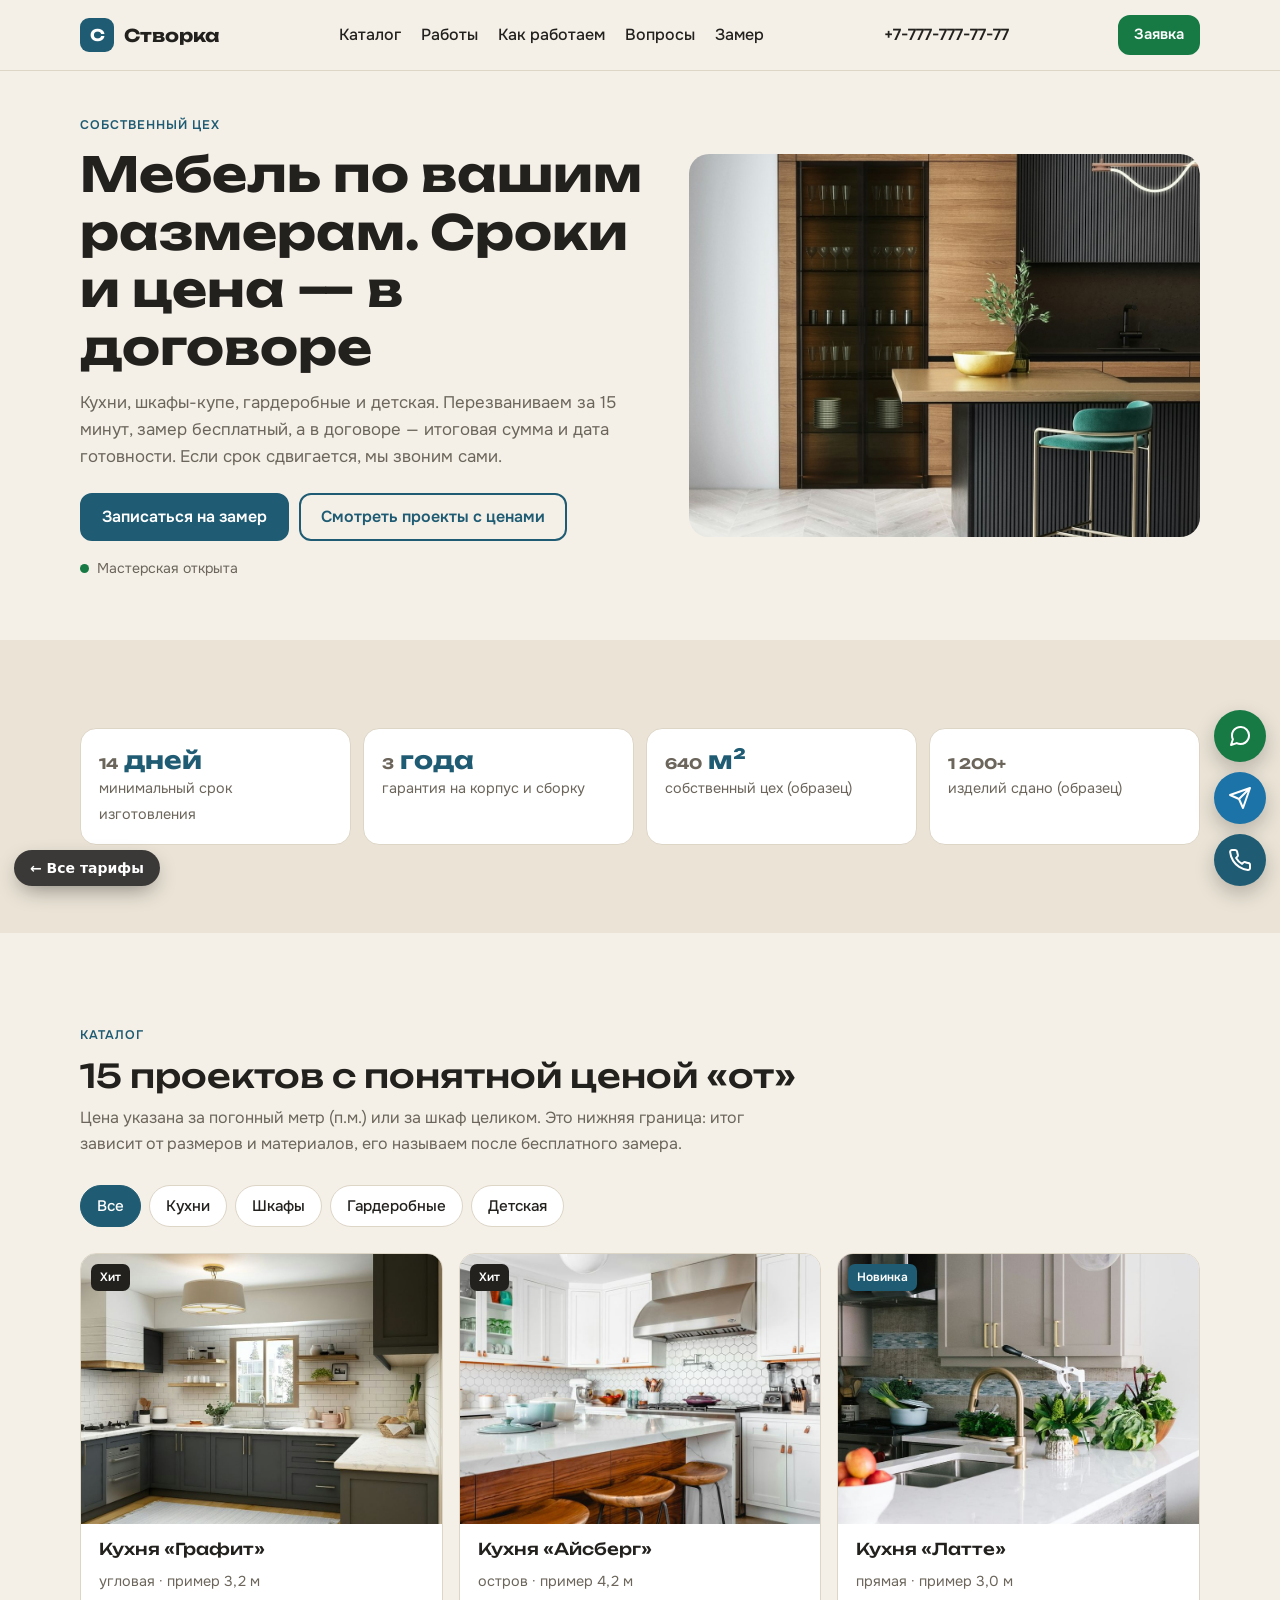
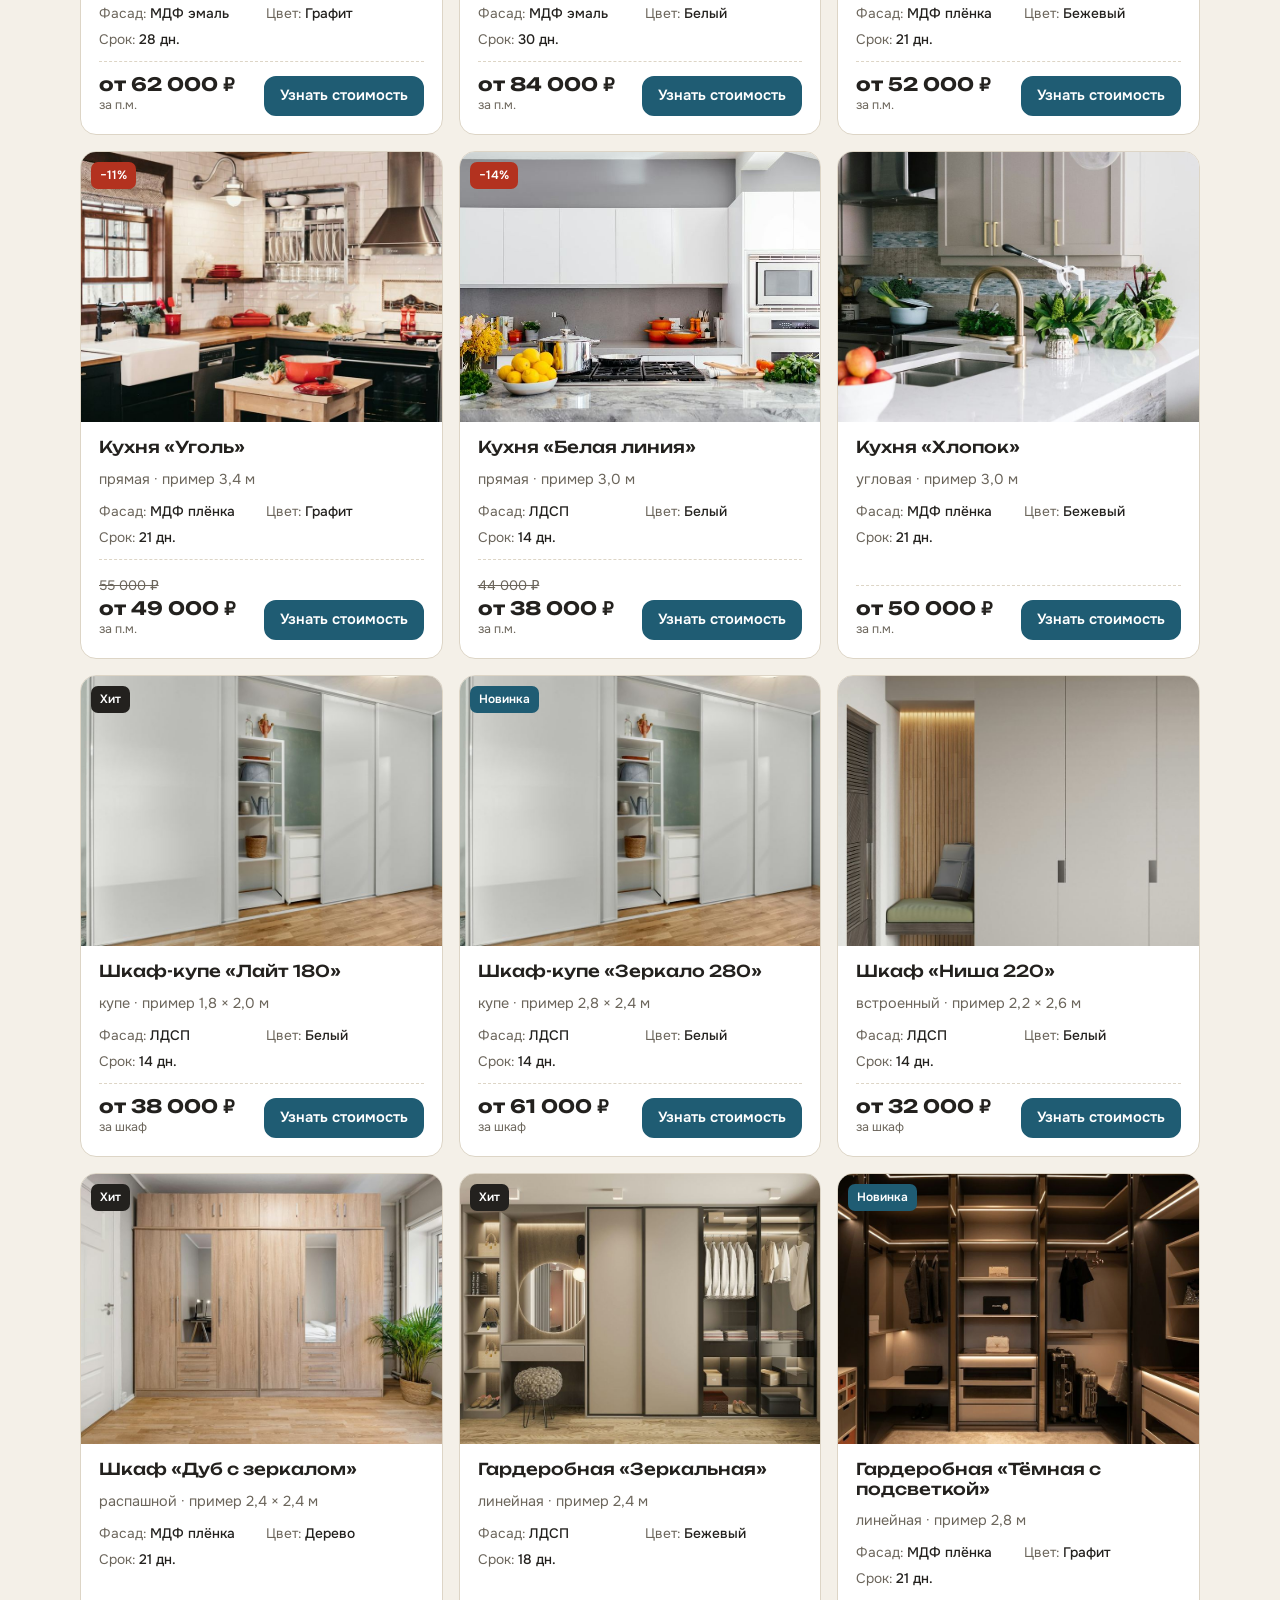
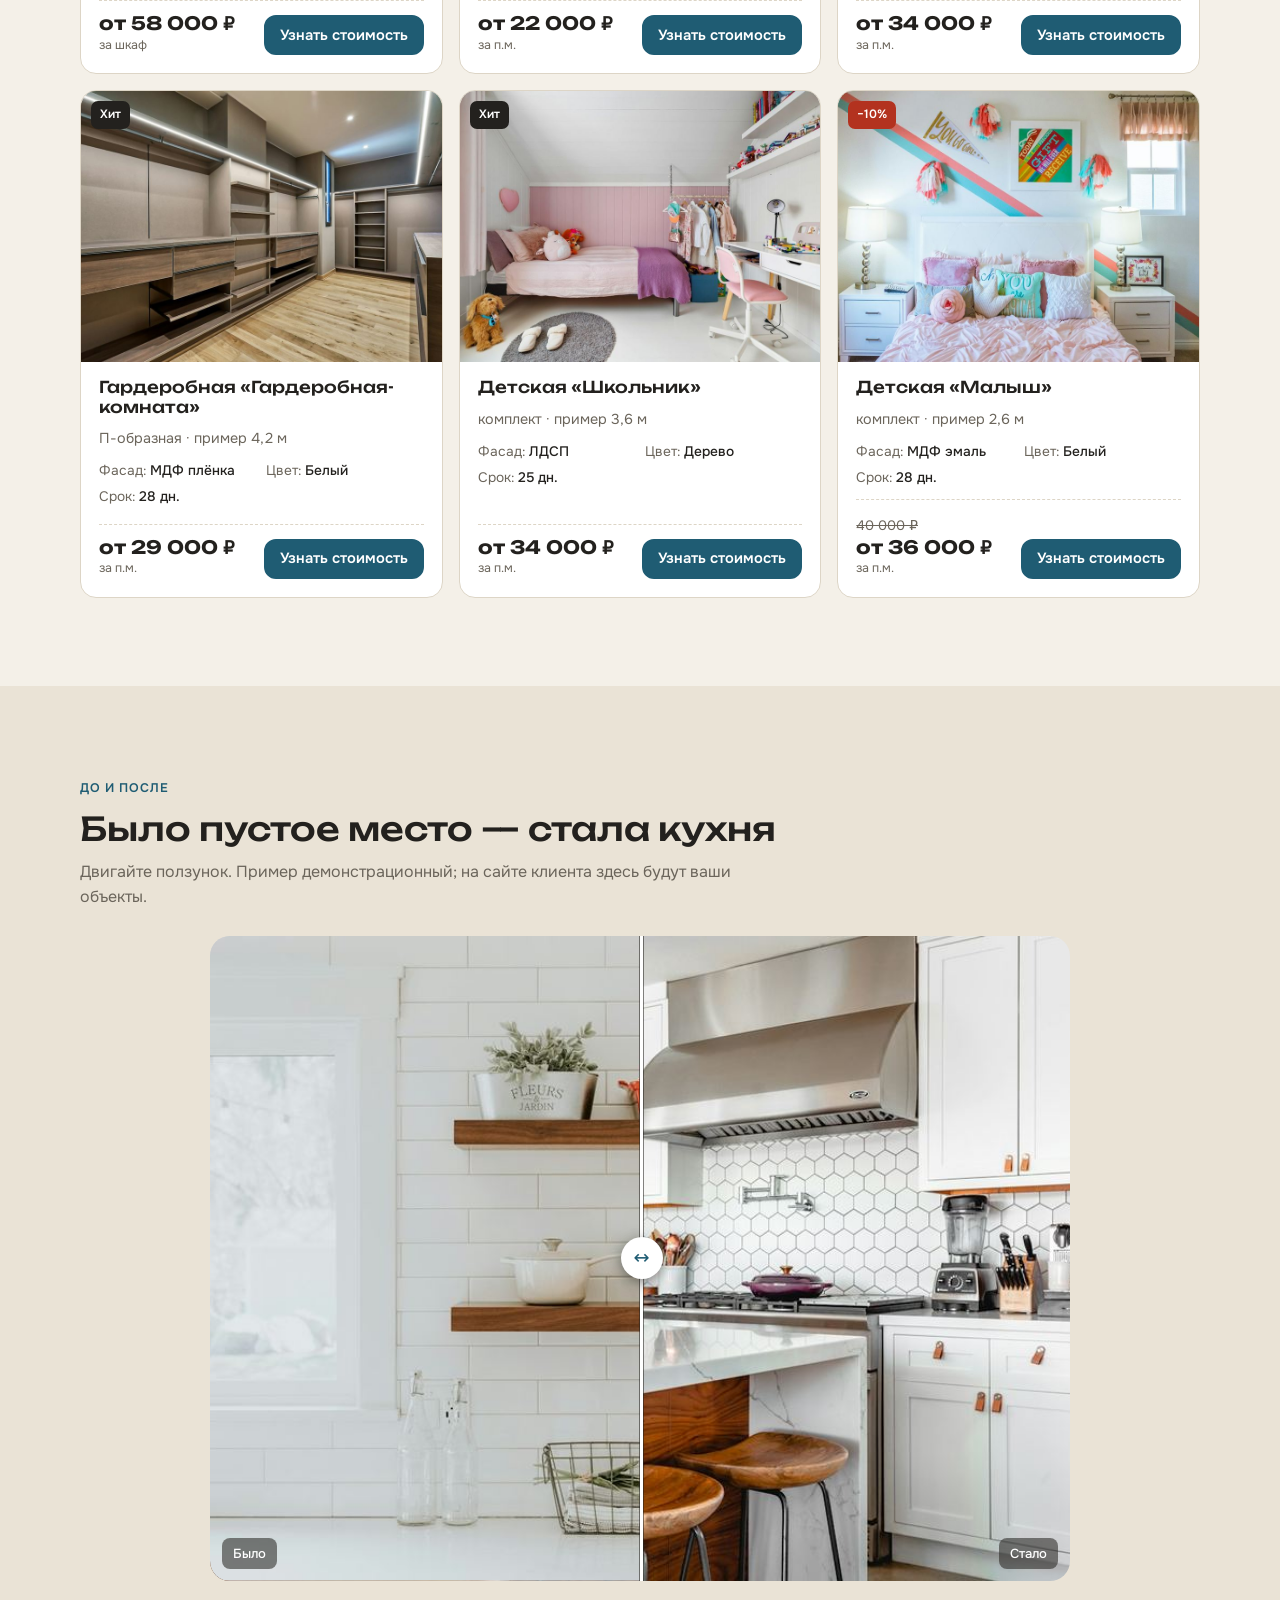
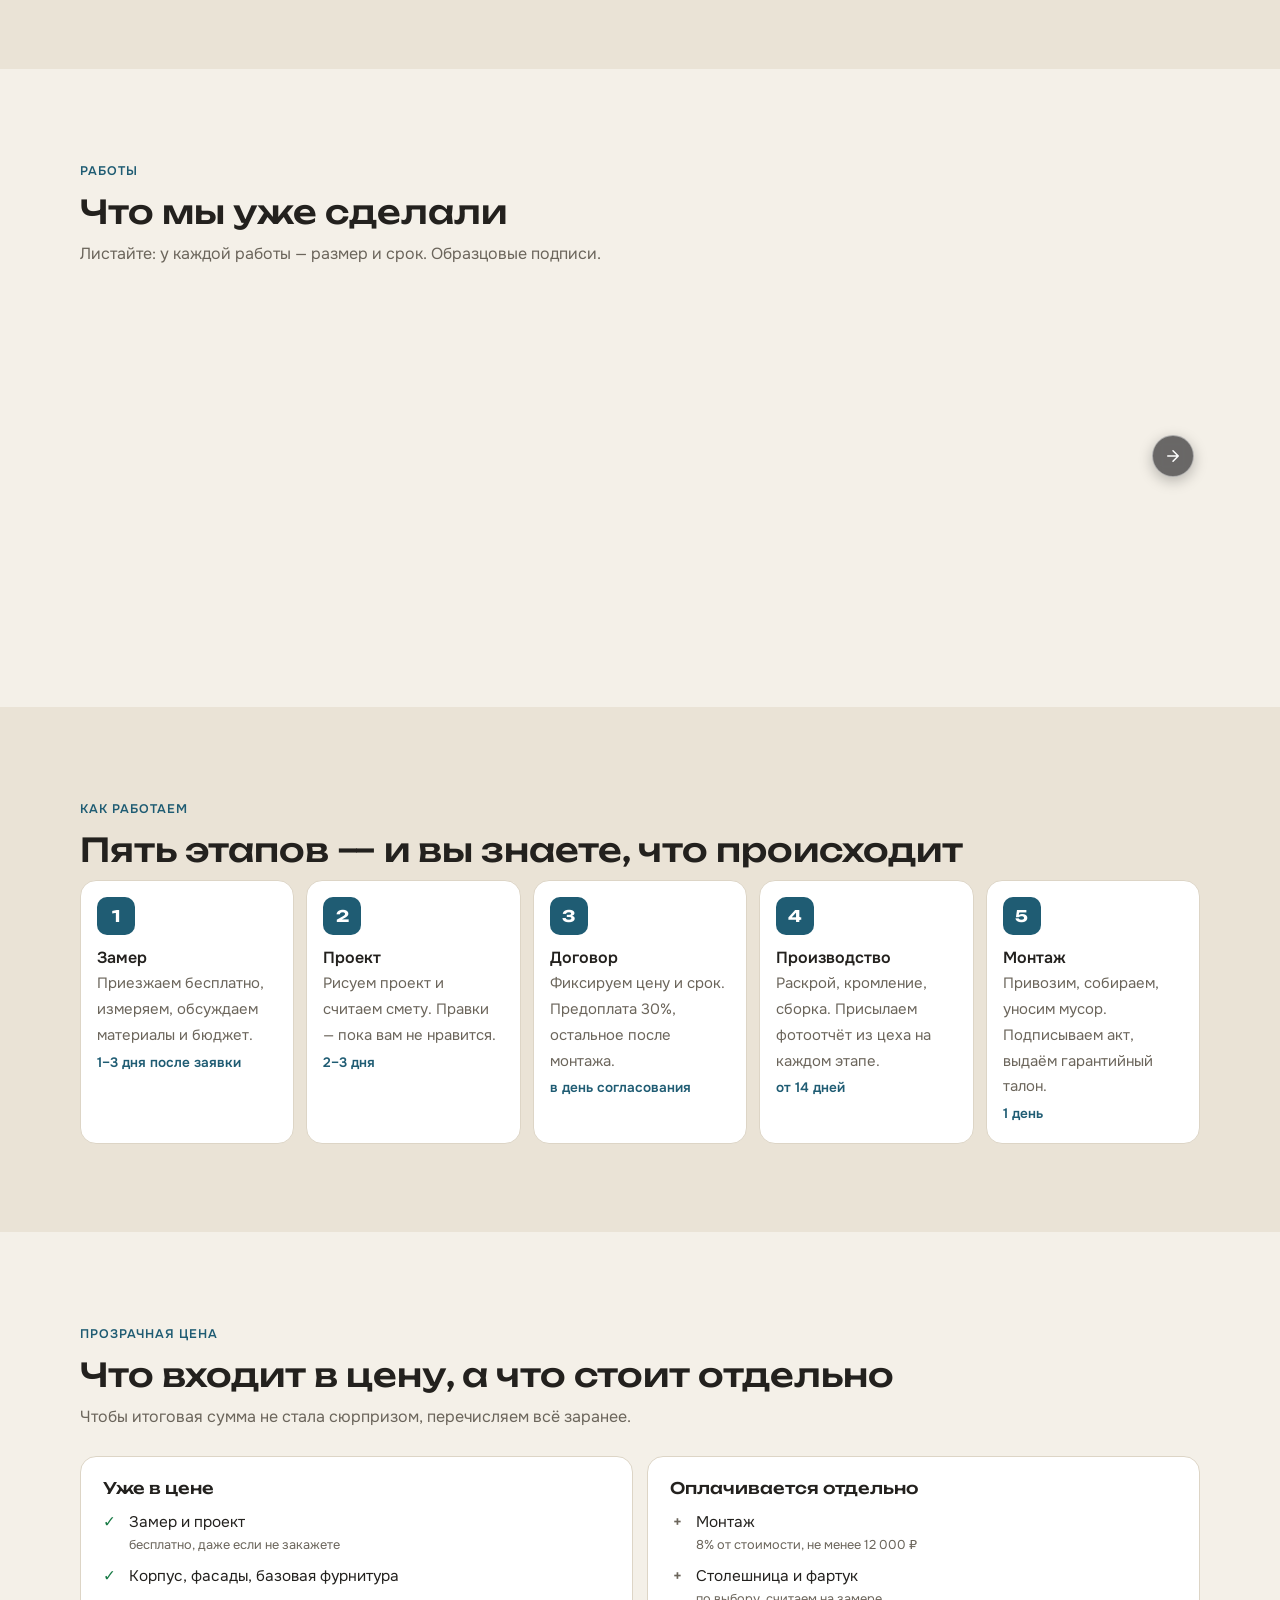
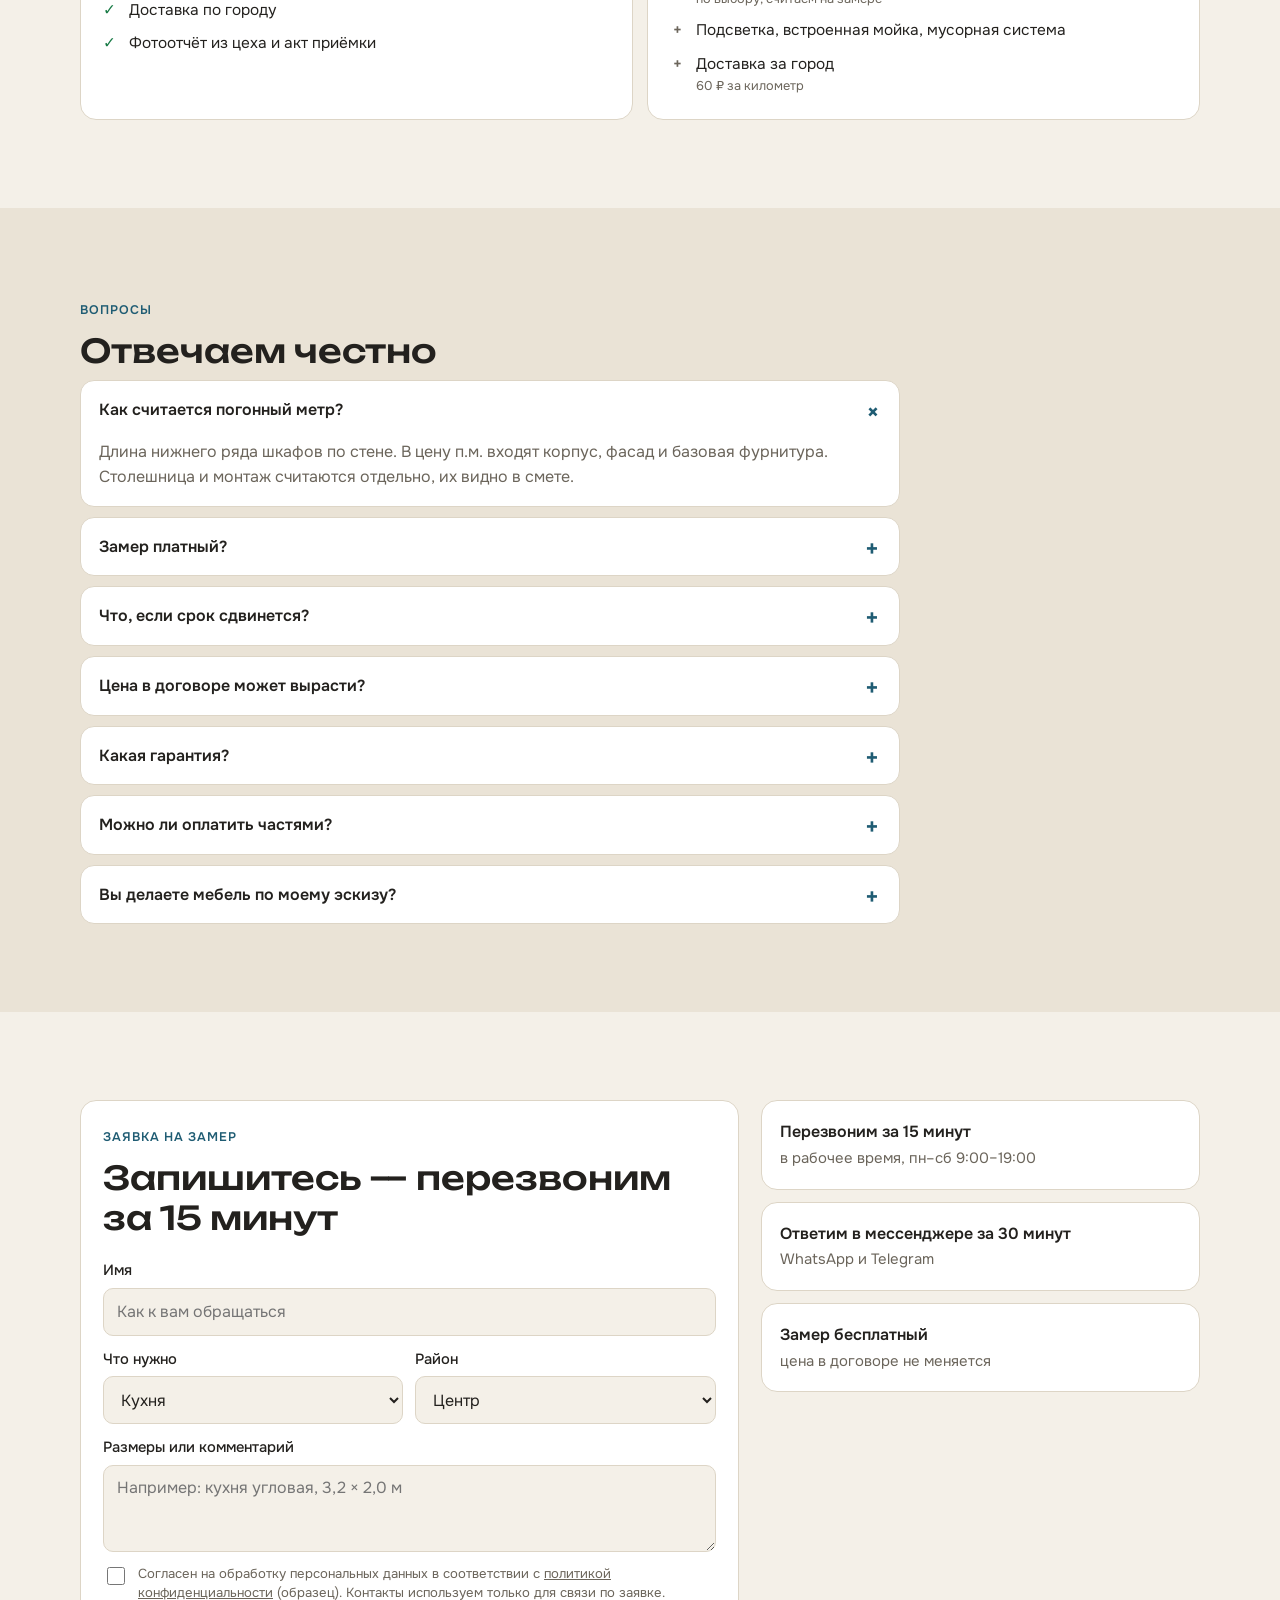
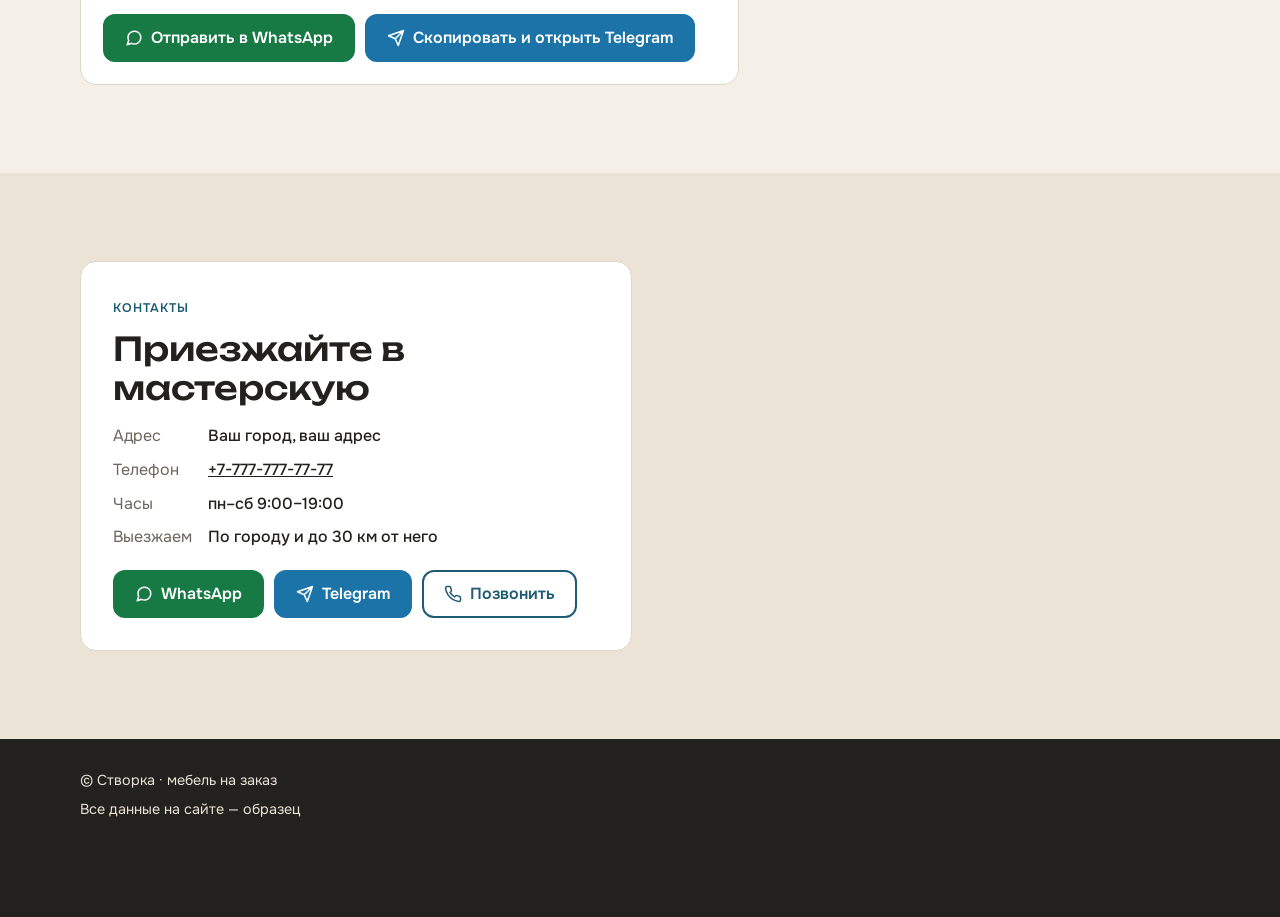
<file: 2-vitrina/index.html>
<!DOCTYPE html>
<html lang="ru">
<head>
<meta charset="UTF-8">
<meta name="viewport" content="width=device-width, initial-scale=1">
<meta name="robots" content="noindex, nofollow">
<title>Створка — кухни, шкафы и гардеробные на заказ</title>
<meta name="description" content="Мебель на заказ: 15 готовых проектов с ценами, бесплатный замер, срок и цена в договоре, фотоотчёт из цеха. Заявка в WhatsApp.">
<link href="fonts/fonts.css" rel="stylesheet">
<!-- Яндекс Метрика: вставьте сюда код счётчика клиента -->
<style>
:root{--bg:#F4F0E8;--bg2:#EAE3D6;--card:#FFFFFF;--ink:#23211E;--mute:#6B655B;--acc:#1F5C73;--acc-ink:#FFFFFF;--line:#DDD5C6;--wa:#177A45;--tg:#1B73A8;--sale:#B3321F;--ok:#177A45;--shade:rgba(35,33,30,.55)}
*{box-sizing:border-box}
html{scroll-behavior:smooth;-webkit-text-size-adjust:100%}
body{margin:0;background:var(--bg);color:var(--ink);font:400 16px/1.6 Onest,system-ui,sans-serif;overflow-x:hidden}
a{color:inherit}
h1,h2,h3,h4{font-family:Unbounded,Onest,system-ui,sans-serif;font-weight:500;line-height:1.2;margin:0}
h1{font-size:clamp(1.55rem,6vw,3rem);font-weight:700}
h2{font-size:clamp(1.3rem,4.6vw,2.05rem);margin-bottom:10px}
h3{font-size:1rem}
p{margin:0}
ul,ol{margin:0}
.wr{max-width:1160px;margin:0 auto;padding:0 20px}
.sec{padding:46px 0}
.sec.alt{background:var(--bg2)}
.lead{color:var(--mute);max-width:62ch;margin-bottom:26px}
.tag{display:inline-block;color:var(--acc);font-weight:600;font-size:.78rem;letter-spacing:.08em;text-transform:uppercase;margin-bottom:10px}
.btn{display:inline-flex;align-items:center;justify-content:center;gap:8px;min-height:48px;padding:12px 20px;border-radius:12px;border:2px solid var(--acc);background:var(--acc);color:var(--acc-ink);font:600 1rem/1.2 Onest,system-ui,sans-serif;text-decoration:none;cursor:pointer;transition:filter .2s,transform .2s}
.btn:hover{filter:brightness(1.12)}
.btn.line{background:transparent;color:var(--acc)}
.btn.wa{background:var(--wa);border-color:var(--wa);color:var(--acc-ink)}
.btn.tg{background:var(--tg);border-color:var(--tg);color:var(--acc-ink)}
.btn.sm{min-height:40px;padding:8px 14px;font-size:.92rem}
.btn svg{width:18px;height:18px;flex:none}
.btns{display:flex;flex-wrap:wrap;gap:10px}
.btns .btn{flex:1 1 200px}
:focus-visible{outline:3px solid var(--acc);outline-offset:2px}
header.nav{position:sticky;top:0;z-index:40;background:var(--bg);border-bottom:1px solid var(--line)}
.nav .wr{display:flex;align-items:center;justify-content:space-between;gap:10px;height:62px}
.logo{display:flex;align-items:center;gap:10px;text-decoration:none;font:700 1.1rem Unbounded,sans-serif;white-space:nowrap}
.logo i{width:34px;height:34px;border-radius:9px;background:var(--acc);color:var(--acc-ink);display:grid;place-items:center;font-style:normal;font-size:1rem}
.tel{font-weight:600;text-decoration:none;white-space:nowrap}
.nav nav{display:none}
.card{background:var(--card);border:1px solid var(--line);border-radius:16px}
.pic,.im,.th{overflow:hidden}
.ph{display:block;width:100%;height:100%;object-fit:cover;background:var(--bg2)}
div.ph svg{width:100%;height:100%;display:block}
.open{display:inline-flex;align-items:center;gap:8px;font-size:.88rem;color:var(--mute)}
.open b{width:9px;height:9px;border-radius:50%;background:var(--ok);flex:none}
.open.closed b{background:var(--sale)}
.ct{display:grid;gap:16px}
.ct .b{padding:24px}
.ct dl{display:grid;grid-template-columns:auto 1fr;gap:8px 16px;margin:16px 0 20px}
.ct dt{color:var(--mute)}
.ct dd{margin:0;font-weight:500}
.ct iframe{width:100%;min-height:300px;height:100%;border:0;border-radius:16px;background:var(--bg2)}
.agree{display:flex;gap:10px;align-items:flex-start;font-size:.82rem;color:var(--mute);line-height:1.45}
.agree input{margin-top:3px;width:18px;height:18px;flex:none;accent-color:var(--acc)}
footer.foot{background:var(--ink);color:var(--bg2);padding:30px 0 96px;font-size:.9rem}
footer.foot .wr{display:flex;flex-direction:column;gap:6px}
.float{position:fixed;right:14px;bottom:calc(14px + env(safe-area-inset-bottom,0px));display:flex;flex-direction:column;gap:10px;z-index:30}
.float a{width:52px;height:52px;border-radius:50%;display:grid;place-items:center;color:var(--acc-ink);box-shadow:0 8px 20px rgba(0,0,0,.22)}
.float svg{width:24px;height:24px}
.float .c1{background:var(--acc)}.float .c2{background:var(--wa)}.float .c3{background:var(--tg)}
.sr{position:absolute;width:1px;height:1px;overflow:hidden;clip:rect(0 0 0 0);white-space:nowrap}
.rv{opacity:0;transform:translateY(16px);transition:opacity .6s,transform .6s}
.rv.in{opacity:1;transform:none}
@media(prefers-reduced-motion:reduce){html{scroll-behavior:auto}*{transition:none!important;animation:none!important}.rv{opacity:1;transform:none}}
@media(min-width:768px){.sec{padding:72px 0}.btns .btn{flex:0 1 auto}.ct{grid-template-columns:1fr 1fr}.ct .b{padding:32px}.nav .wr{height:70px}}
@media(min-width:1200px){.sec{padding:88px 0}.nav nav{display:flex}}
@media(max-width:380px){.logo{font-size:1rem}.logo i{width:30px;height:30px}.tel{font-size:.9rem}}

.nav nav a{text-decoration:none;font-weight:500;padding:6px 10px;border-radius:8px}
.nav nav a:hover{background:var(--bg2)}
.nav .tel{display:none}
.hero{padding:22px 0 40px}
.hero .wr{display:grid;gap:24px}
.hero p.sub{color:var(--mute);font-size:1.05rem;margin:14px 0 22px;max-width:50ch}
.hero .pic{border-radius:20px;overflow:hidden;aspect-ratio:4/3;background:var(--bg2)}
.hero .open{margin-top:16px}
.stats{display:grid;grid-template-columns:1fr 1fr;gap:12px}
.stats div{padding:18px}
.stats b{display:block;font:700 1.5rem Unbounded,sans-serif;color:var(--acc);line-height:1.15}
.stats span{color:var(--mute);font-size:.9rem}
.tabs{display:flex;gap:8px;overflow-x:auto;margin:0 0 20px;padding:2px 0 6px}
.tabs button{flex:none;min-height:42px;padding:8px 16px;border-radius:999px;border:1.5px solid var(--line);background:var(--card);color:var(--ink);font:500 .95rem Onest,sans-serif;cursor:pointer}
.tabs button[aria-pressed=true]{background:var(--acc);border-color:var(--acc);color:var(--acc-ink)}
.grid{display:grid;gap:16px}
.pc{background:var(--card);border:1px solid var(--line);border-radius:16px;overflow:hidden;display:flex;flex-direction:column}
.pc .im{position:relative;aspect-ratio:4/3;background:var(--bg2)}
.bdg{position:absolute;top:10px;left:10px;display:flex;gap:6px;flex-wrap:wrap}
.bdg span{font-size:.75rem;font-weight:600;padding:4px 9px;border-radius:7px;background:var(--ink);color:var(--card)}
.bdg .n{background:var(--acc);color:var(--acc-ink)}
.bdg .s{background:var(--sale);color:var(--card)}
.pc .bd{padding:16px 18px 18px;display:flex;flex-direction:column;gap:10px;flex:1}
.pc h3{font-size:1.02rem}
.pc .kind{color:var(--mute);font-size:.9rem}
.spec{display:grid;grid-template-columns:1fr 1fr;gap:4px 10px;font-size:.86rem;color:var(--mute)}
.spec b{color:var(--ink);font-weight:500}
.pr{margin-top:auto;padding-top:12px;border-top:1px dashed var(--line);display:flex;align-items:flex-end;justify-content:space-between;gap:10px}
.pr b{font:700 1.15rem Unbounded,sans-serif;display:block;line-height:1.2}
.pr s{color:var(--mute);font-size:.85rem}
.pr small{display:block;color:var(--mute);font-size:.78rem}
.ba{position:relative;border-radius:20px;overflow:hidden;aspect-ratio:4/3;background:var(--bg2);max-width:860px;margin:0 auto;touch-action:pan-y}
.ba .after,.ba .before{position:absolute;inset:0}
.ba .before{clip-path:inset(0 50% 0 0)}
.ba input{position:absolute;inset:0;width:100%;height:100%;opacity:0;cursor:ew-resize;margin:0}
.ba .bar{position:absolute;top:0;bottom:0;left:50%;width:3px;background:var(--card);pointer-events:none;box-shadow:0 0 0 1px var(--shade)}
.ba .bar::after{content:"\2194";position:absolute;top:50%;left:50%;width:42px;height:42px;margin:-21px 0 0 -21px;border-radius:50%;background:var(--card);color:var(--acc);display:grid;place-items:center;font-size:1.2rem;box-shadow:0 4px 14px var(--shade)}
.ba .cap{position:absolute;bottom:12px;padding:5px 11px;border-radius:8px;background:var(--shade);color:var(--card);font-size:.82rem;font-weight:500}
.ba .cap.l{left:12px}.ba .cap.r{right:12px}
.ba:focus-within{outline:3px solid var(--acc)}
.gal{display:flex;gap:12px;overflow-x:auto;scroll-snap-type:x mandatory;padding-bottom:8px}
.gal figure{flex:0 0 78%;margin:0;scroll-snap-align:start;border-radius:16px;overflow:hidden;background:var(--card);border:1px solid var(--line)}
.gal .im{aspect-ratio:4/3}
.gal figcaption{padding:10px 14px;font-size:.9rem;color:var(--mute)}
.steps{list-style:none;padding:0;display:grid;gap:12px;counter-reset:s}
.steps li{padding:18px 18px 18px 66px;position:relative;counter-increment:s}
.steps li::before{content:counter(s);position:absolute;left:16px;top:16px;width:38px;height:38px;border-radius:10px;background:var(--acc);color:var(--acc-ink);display:grid;place-items:center;font:700 1rem Unbounded,sans-serif}
.steps b{display:block;font-weight:600}
.steps span{color:var(--mute);font-size:.93rem}
.steps em{display:block;font-style:normal;color:var(--acc);font-weight:600;font-size:.85rem;margin-top:4px}
.incl{display:grid;gap:14px}
.incl .card{padding:22px}
.incl h3{margin-bottom:12px}
.incl ul{list-style:none;padding:0;display:grid;gap:9px}
.incl li{padding-left:26px;position:relative;font-size:.96rem}
.incl .yes li::before{content:"\2713";position:absolute;left:0;color:var(--ok);font-weight:700}
.incl .no li::before{content:"+";position:absolute;left:3px;color:var(--mute);font-weight:700}
.incl li small{display:block;color:var(--mute)}
.faq{display:grid;gap:10px;max-width:820px}
.faq details{background:var(--card);border:1px solid var(--line);border-radius:14px;padding:0 18px}
.faq summary{cursor:pointer;list-style:none;padding:16px 28px 16px 0;font-weight:600;position:relative;min-height:48px}
.faq summary::-webkit-details-marker{display:none}
.faq summary::after{content:"+";position:absolute;right:2px;top:12px;font-size:1.5rem;color:var(--acc);transition:transform .2s}
.faq details[open] summary::after{transform:rotate(45deg)}
.faq p{padding:0 0 16px;color:var(--mute)}
.lead-box{display:grid;gap:22px}
.form{padding:22px;display:grid;gap:12px}
.form label.f{display:grid;gap:5px;font-weight:500;font-size:.92rem}
.form input[type=text],.form input[type=tel],.form select,.form textarea{width:100%;min-height:48px;padding:11px 13px;border-radius:10px;border:1.5px solid var(--line);background:var(--bg);color:var(--ink);font:400 1rem Onest,sans-serif}
.form .two{display:grid;gap:12px}
.ok{display:none;padding:14px;border-radius:12px;background:var(--bg2);color:var(--ink);font-weight:500}
.ok.show{display:block}
.side{display:grid;gap:12px;align-content:start}
.side .card{padding:18px}
.side b{display:block;font-weight:600}
.side span{color:var(--mute);font-size:.93rem}
@media(min-width:768px){
.hero{padding:40px 0 60px}
.hero .wr{grid-template-columns:1.05fr .95fr;gap:44px;align-items:center}
.stats{grid-template-columns:repeat(4,1fr)}
.grid{grid-template-columns:repeat(2,1fr)}
.gal figure{flex-basis:44%}
.steps{grid-template-columns:repeat(2,1fr)}
.incl{grid-template-columns:1fr 1fr}
.lead-box{grid-template-columns:1.2fr .8fr}
.form .two{grid-template-columns:1fr 1fr}
.nav .tel{display:block}
}
@media(min-width:1200px){
.grid{grid-template-columns:repeat(3,1fr)}
.gal figure{flex-basis:30%}
.steps{grid-template-columns:repeat(5,1fr)}
.steps li{padding:64px 16px 18px}
.steps li::before{left:16px;top:16px}
}
</style>
</head>
<body><a href="../index.html" class="tarify-back" aria-label="Вернуться ко всем тарифам" style="position:fixed;left:14px;bottom:calc(14px + env(safe-area-inset-bottom,0px));z-index:2147483000;display:inline-flex;align-items:center;gap:6px;padding:11px 16px;border-radius:999px;background:rgba(20,20,20,.82);color:#fff;font:600 14px/1 system-ui,-apple-system,'Segoe UI',Roboto,sans-serif;text-decoration:none;box-shadow:0 8px 22px -6px rgba(0,0,0,.45);-webkit-backdrop-filter:blur(6px);backdrop-filter:blur(6px)">← Все тарифы</a><script data-fp>(function(){try{var k="fp:"+location.pathname.split("/")[1],q=/[?&]from=portfolio(&|$)/.test(location.search);if(q)sessionStorage.setItem(k,"1");if(q||sessionStorage.getItem(k)){var b=document.querySelector(".tarify-back");if(b)b.style.display="none"}}catch(e){}})();</script>
<header class="nav"><div class="wr">
  <a class="logo" href="#top" aria-label="Створка — на главную"><i>С</i>Створка</a>
  <nav aria-label="Разделы"><a href="#katalog">Каталог</a><a href="#raboty">Работы</a><a href="#etapy">Как работаем</a><a href="#faq">Вопросы</a><a href="#zamer">Замер</a></nav>
  <a class="tel" href="tel:+77777777777">+7-777-777-77-77</a>
  <a class="btn sm wa" href="#zamer">Заявка</a>
</div></header>

<main>
<section class="hero" id="top"><div class="wr">
  <div>
    <span class="tag">Собственный цех</span>
    <h1>Мебель по вашим размерам. Сроки и цена — в договоре</h1>
    <p class="sub">Кухни, шкафы-купе, гардеробные и детская. Перезваниваем за 15 минут, замер бесплатный, а в договоре — итоговая сумма и дата готовности. Если срок сдвигается, мы звоним сами.</p>
    <div class="btns">
      <a class="btn" href="#zamer">Записаться на замер</a>
      <a class="btn line" href="#katalog">Смотреть проекты с ценами</a>
    </div>
    <div class="open" id="open"><b></b><span>Мастерская открыта</span></div>
  </div>
  <div class="pic"><img class="ph" src="img/1622372738946-62e02505feb3.jpg" width="900" height="675" alt="Кухня с деревянным островом, рейками и стеклянной витриной" fetchpriority="high" decoding="async" data-k="k" data-c="Дерево"></div>
</div></section>

<section class="sec alt" id="cifry"><div class="wr">
  <h2 class="sr">Коротко о нас</h2>
  <div class="stats">
    <div class="card rv"><b><span data-count="14">14</span> дней</b><span>минимальный срок изготовления</span></div>
    <div class="card rv"><b><span data-count="3">3</span> года</b><span>гарантия на корпус и сборку</span></div>
    <div class="card rv"><b><span data-count="640">640</span> м²</b><span>собственный цех (образец)</span></div>
    <div class="card rv"><b><span data-count="1200" data-plus="1">1200</span></b><span>изделий сдано (образец)</span></div>
  </div>
</div></section>

<section class="sec" id="katalog"><div class="wr">
  <span class="tag">Каталог</span>
  <h2>15 проектов с понятной ценой «от»</h2>
  <p class="lead">Цена указана за погонный метр (п.м.) или за шкаф целиком. Это нижняя граница: итог зависит от размеров и материалов, его называем после бесплатного замера.</p>
  <div class="tabs" id="tabs" role="group" aria-label="Тип мебели"></div>
  <div class="grid" id="grid"></div>
</div></section>

<section class="sec alt" id="dopo"><div class="wr">
  <span class="tag">До и после</span>
  <h2>Было пустое место — стала кухня</h2>
  <p class="lead">Двигайте ползунок. Пример демонстрационный; на сайте клиента здесь будут ваши объекты.</p>
  <div class="ba" id="ba">
    <div class="after"><img class="ph" src="img/1556912172-45b7abe8b7e1.jpg" width="1000" height="750" alt="Готовая белая кухня с островом" loading="lazy" decoding="async" data-k="k" data-c="Белый"></div>
    <div class="before"><img class="ph" src="img/1556909190-eccf4a8bf97a.jpg" width="1000" height="750" alt="Стена с полками до установки кухни" loading="lazy" decoding="async" data-k="k" data-c="Дерево"></div>
    <span class="cap l">Было</span><span class="cap r">Стало</span>
    <div class="bar" id="baBar"></div>
    <input type="range" min="0" max="100" value="50" id="baRange" aria-label="Сравнить: было и стало">
  </div>
</div></section>

<section class="sec" id="raboty"><div class="wr">
  <span class="tag">Работы</span>
  <h2>Что мы уже сделали</h2>
  <p class="lead">Листайте: у каждой работы — размер и срок. Образцовые подписи.</p>
  <div class="gal" id="gal"></div>
</div></section>

<section class="sec alt" id="etapy"><div class="wr">
  <span class="tag">Как работаем</span>
  <h2>Пять этапов — и вы знаете, что происходит</h2>
  <ol class="steps">
    <li class="card rv"><b>Замер</b><span>Приезжаем бесплатно, измеряем, обсуждаем материалы и бюджет.</span><em>1–3 дня после заявки</em></li>
    <li class="card rv"><b>Проект</b><span>Рисуем проект и считаем смету. Правки — пока вам не нравится.</span><em>2–3 дня</em></li>
    <li class="card rv"><b>Договор</b><span>Фиксируем цену и срок. Предоплата 30%, остальное после монтажа.</span><em>в день согласования</em></li>
    <li class="card rv"><b>Производство</b><span>Раскрой, кромление, сборка. Присылаем фотоотчёт из цеха на каждом этапе.</span><em>от 14 дней</em></li>
    <li class="card rv"><b>Монтаж</b><span>Привозим, собираем, уносим мусор. Подписываем акт, выдаём гарантийный талон.</span><em>1 день</em></li>
  </ol>
</div></section>

<section class="sec" id="cena"><div class="wr">
  <span class="tag">Прозрачная цена</span>
  <h2>Что входит в цену, а что стоит отдельно</h2>
  <p class="lead">Чтобы итоговая сумма не стала сюрпризом, перечисляем всё заранее.</p>
  <div class="incl">
    <div class="card yes"><h3>Уже в цене</h3><ul>
      <li>Замер и проект<small>бесплатно, даже если не закажете</small></li>
      <li>Корпус, фасады, базовая фурнитура</li>
      <li>Доставка по городу</li>
      <li>Фотоотчёт из цеха и акт приёмки</li></ul></div>
    <div class="card no"><h3>Оплачивается отдельно</h3><ul>
      <li>Монтаж<small>8% от стоимости, не менее 12 000 ₽</small></li>
      <li>Столешница и фартук<small>по выбору, считаем на замере</small></li>
      <li>Подсветка, встроенная мойка, мусорная система</li>
      <li>Доставка за город<small>60 ₽ за километр</small></li></ul></div>
  </div>
</div></section>

<section class="sec alt" id="faq"><div class="wr">
  <span class="tag">Вопросы</span>
  <h2>Отвечаем честно</h2>
  <div class="faq">
    <details open><summary>Как считается погонный метр?</summary><p>Длина нижнего ряда шкафов по стене. В цену п.м. входят корпус, фасад и базовая фурнитура. Столешница и монтаж считаются отдельно, их видно в смете.</p></details>
    <details><summary>Замер платный?</summary><p>Нет. Замер и дизайн-проект бесплатны. Платить начинаете только после подписания договора.</p></details>
    <details><summary>Что, если срок сдвинется?</summary><p>Срок записан в договоре. Если он сдвигается, мы звоним в тот же день, называем причину и новую дату. Формулировку о компенсации согласуем с вами при подписании.</p></details>
    <details><summary>Цена в договоре может вырасти?</summary><p>Нет. Меняется только если вы сами добавили или поменяли элементы после подписания.</p></details>
    <details><summary>Какая гарантия?</summary><p>3 года на корпус и сборку (образец). На фурнитуру действует гарантия производителя. Гарантийный талон выдаём при приёмке.</p></details>
    <details><summary>Можно ли оплатить частями?</summary><p>Да: 30% при подписании договора, остальное после монтажа и акта. Рассрочку обсуждаем индивидуально.</p></details>
    <details><summary>Вы делаете мебель по моему эскизу?</summary><p>Да. Пришлите фото, эскиз или размеры в WhatsApp или Telegram, дизайнер предложит вариант и назовёт цену.</p></details>
  </div>
</div></section>

<section class="sec" id="zamer"><div class="wr">
  <div class="lead-box">
    <div class="card form">
      <div><span class="tag">Заявка на замер</span><h2>Запишитесь — перезвоним за 15 минут</h2></div>
      <form id="lead" novalidate>
        <div style="display:grid;gap:12px">
          <label class="f">Имя<input type="text" name="n" autocomplete="name" required placeholder="Как к вам обращаться"></label>
          <div class="two">
            <label class="f">Что нужно<select name="t"><option>Кухня</option><option>Шкаф-купе</option><option>Гардеробная</option><option>Детская</option><option>Другое</option></select></label>
            <label class="f">Район<select name="r"><option>Центр</option><option>Север</option><option>Юг</option><option>Запад</option><option>Восток</option><option>Пригород до 30 км</option></select></label>
          </div>
          <label class="f">Размеры или комментарий<textarea name="w" rows="3" placeholder="Например: кухня угловая, 3,2 × 2,0 м"></textarea></label>
          <label class="agree"><input type="checkbox" name="a" required><span>Согласен на обработку персональных данных в соответствии с <a href="#zamer">политикой конфиденциальности</a> (образец). Контакты используем только для связи по заявке.</span></label>
          <div class="btns">
            <button class="btn wa" type="submit"><svg viewBox="0 0 24 24" fill="none" stroke="currentColor" stroke-width="2" stroke-linecap="round" stroke-linejoin="round" aria-hidden="true"><path d="M21 11.5a8.38 8.38 0 0 1-.9 3.8 8.5 8.5 0 0 1-7.6 4.7 8.38 8.38 0 0 1-3.8-.9L3 21l1.9-5.7a8.38 8.38 0 0 1-.9-3.8 8.5 8.5 0 0 1 4.7-7.6 8.38 8.38 0 0 1 3.8-.9h.5a8.48 8.48 0 0 1 8 8v.5z"/></svg>Отправить в WhatsApp</button>
            <button class="btn tg" type="button" id="toTg"><svg viewBox="0 0 24 24" fill="none" stroke="currentColor" stroke-width="2" stroke-linecap="round" stroke-linejoin="round" aria-hidden="true"><path d="M22 2L11 13M22 2l-7 20-4-9-9-4 20-7z"/></svg>Скопировать и открыть Telegram</button>
          </div>
          <div class="ok" id="ok" role="status"></div>
        </div>
      </form>
    </div>
    <div class="side">
      <div class="card"><b>Перезвоним за 15 минут</b><span>в рабочее время, пн–сб 9:00–19:00</span></div>
      <div class="card"><b>Ответим в мессенджере за 30 минут</b><span>WhatsApp и Telegram</span></div>
      <div class="card"><b>Замер бесплатный</b><span>цена в договоре не меняется</span></div>
    </div>
  </div>
</div></section>

<section class="sec alt" id="kontakty"><div class="wr">
  <div class="ct">
    <div class="card b">
      <span class="tag">Контакты</span>
      <h2>Приезжайте в мастерскую</h2>
      <dl>
        <dt>Адрес</dt><dd>Ваш город, ваш адрес</dd>
        <dt>Телефон</dt><dd><a href="tel:+77777777777">+7-777-777-77-77</a></dd>
        <dt>Часы</dt><dd>пн–сб 9:00–19:00</dd>
        <dt>Выезжаем</dt><dd>По городу и до 30 км от него</dd>
      </dl>
      <div class="btns">
        <a class="btn wa" href="https://wa.me/77777777777?text=%D0%97%D0%B4%D1%80%D0%B0%D0%B2%D1%81%D1%82%D0%B2%D1%83%D0%B9%D1%82%D0%B5%21%20%D0%A5%D0%BE%D1%87%D1%83%20%D0%B7%D0%B0%D0%BF%D0%B8%D1%81%D0%B0%D1%82%D1%8C%D1%81%D1%8F%20%D0%BD%D0%B0%20%D0%B1%D0%B5%D1%81%D0%BF%D0%BB%D0%B0%D1%82%D0%BD%D1%8B%D0%B9%20%D0%B7%D0%B0%D0%BC%D0%B5%D1%80." target="_blank" rel="noopener"><svg viewBox="0 0 24 24" fill="none" stroke="currentColor" stroke-width="2" stroke-linecap="round" stroke-linejoin="round" aria-hidden="true"><path d="M21 11.5a8.38 8.38 0 0 1-.9 3.8 8.5 8.5 0 0 1-7.6 4.7 8.38 8.38 0 0 1-3.8-.9L3 21l1.9-5.7a8.38 8.38 0 0 1-.9-3.8 8.5 8.5 0 0 1 4.7-7.6 8.38 8.38 0 0 1 3.8-.9h.5a8.48 8.48 0 0 1 8 8v.5z"/></svg>WhatsApp</a>
        <a class="btn tg" href="https://t.me/" target="_blank" rel="noopener"><svg viewBox="0 0 24 24" fill="none" stroke="currentColor" stroke-width="2" stroke-linecap="round" stroke-linejoin="round" aria-hidden="true"><path d="M22 2L11 13M22 2l-7 20-4-9-9-4 20-7z"/></svg>Telegram</a>
        <a class="btn line" href="tel:+77777777777"><svg viewBox="0 0 24 24" fill="none" stroke="currentColor" stroke-width="2" stroke-linecap="round" stroke-linejoin="round" aria-hidden="true"><path d="M22 16.92v3a2 2 0 0 1-2.18 2 19.79 19.79 0 0 1-8.63-3.07 19.5 19.5 0 0 1-6-6 19.79 19.79 0 0 1-3.07-8.67A2 2 0 0 1 4.11 2h3a2 2 0 0 1 2 1.72 12.84 12.84 0 0 0 .7 2.81 2 2 0 0 1-.45 2.11L8.09 9.91a16 16 0 0 0 6 6l1.27-1.27a2 2 0 0 1 2.11-.45 12.84 12.84 0 0 0 2.81.7A2 2 0 0 1 22 16.92z"/></svg>Позвонить</a>
      </div>
    </div>
    <iframe title="Карта (образец)" src="https://yandex.ru/map-widget/v1/?ll=61.402554%2C55.159897&z=11" loading="lazy"></iframe>
  </div>
</div></section>
</main>

<footer class="foot"><div class="wr"><span>© Створка · мебель на заказ</span><span>Все данные на сайте — образец</span></div></footer>
<div class="float"><a class="c2" href="https://wa.me/77777777777" aria-label="Написать в WhatsApp" target="_blank" rel="noopener"><svg viewBox="0 0 24 24" fill="none" stroke="currentColor" stroke-width="2" stroke-linecap="round" stroke-linejoin="round" aria-hidden="true"><path d="M21 11.5a8.38 8.38 0 0 1-.9 3.8 8.5 8.5 0 0 1-7.6 4.7 8.38 8.38 0 0 1-3.8-.9L3 21l1.9-5.7a8.38 8.38 0 0 1-.9-3.8 8.5 8.5 0 0 1 4.7-7.6 8.38 8.38 0 0 1 3.8-.9h.5a8.48 8.48 0 0 1 8 8v.5z"/></svg></a><a class="c3" href="https://t.me/" aria-label="Написать в Telegram" target="_blank" rel="noopener"><svg viewBox="0 0 24 24" fill="none" stroke="currentColor" stroke-width="2" stroke-linecap="round" stroke-linejoin="round" aria-hidden="true"><path d="M22 2L11 13M22 2l-7 20-4-9-9-4 20-7z"/></svg></a><a class="c1" href="tel:+77777777777" aria-label="Позвонить"><svg viewBox="0 0 24 24" fill="none" stroke="currentColor" stroke-width="2" stroke-linecap="round" stroke-linejoin="round" aria-hidden="true"><path d="M22 16.92v3a2 2 0 0 1-2.18 2 19.79 19.79 0 0 1-8.63-3.07 19.5 19.5 0 0 1-6-6 19.79 19.79 0 0 1-3.07-8.67A2 2 0 0 1 4.11 2h3a2 2 0 0 1 2 1.72 12.84 12.84 0 0 0 .7 2.81 2 2 0 0 1-.45 2.11L8.09 9.91a16 16 0 0 0 6 6l1.27-1.27a2 2 0 0 1 2.11-.45 12.84 12.84 0 0 0 2.81.7A2 2 0 0 1 22 16.92z"/></svg></a></div>
<script>
(function(){

var CLR={'Белый':'#F2EFE9','Серый':'#9AA0A3','Графит':'#4A4D50','Бежевый':'#CDB89B','Дерево':'#B58A5E','Синий':'#2F5D7C','Чёрный':'#2B2B2B'};
function esc(s){return String(s).replace(/&/g,'&amp;').replace(/"/g,'&quot;').replace(/</g,'&lt;')}
function u(id,w){return 'img/'+id+'.jpg'}
/* Иллюстрация мебели: показывается, если фото не загрузилось */
function art(k,c){
  c=c||'#8AA0A8';
  var s='<svg viewBox="0 0 400 300" xmlns="http://www.w3.org/2000/svg" preserveAspectRatio="xMidYMid slice"><rect width="400" height="300" fill="#EAE3D6"/><rect y="244" width="400" height="56" fill="#D8CBB5"/>',i;
  if(k=='s'||k=='g'||k=='p'){
    s+='<rect x="60" y="28" width="280" height="216" rx="4" fill="'+c+'"/>';
    for(i=1;i<3;i++)s+='<rect x="'+(60+i*93)+'" y="28" width="2" height="216" fill="#000" opacity=".22"/>';
    s+='<rect x="70" y="40" width="74" height="192" fill="#fff" opacity=".28"/><rect x="152" y="40" width="1" height="192" fill="#fff" opacity=".4"/>';
    s+='<rect x="150" y="120" width="5" height="40" rx="2" fill="#23211E" opacity=".6"/><rect x="243" y="120" width="5" height="40" rx="2" fill="#23211E" opacity=".6"/>';
  }else if(k=='d'){
    s+='<rect x="30" y="150" width="190" height="70" rx="8" fill="'+c+'"/><rect x="30" y="130" width="190" height="30" rx="10" fill="#fff" opacity=".6"/><rect x="236" y="40" width="130" height="204" fill="'+c+'"/>';
    for(i=0;i<4;i++)s+='<rect x="244" y="'+(50+i*47)+'" width="114" height="38" fill="#fff" opacity=".35"/>';
    s+='<circle cx="120" cy="90" r="26" fill="#F2C94C" opacity=".8"/>';
  }else{
    for(i=0;i<4;i++)s+='<rect x="'+(40+i*80)+'" y="40" width="76" height="70" rx="3" fill="'+c+'" opacity=".85"/>';
    s+='<rect x="40" y="170" width="320" height="14" fill="#23211E" opacity=".35"/>';
    for(i=0;i<4;i++)s+='<rect x="'+(40+i*80)+'" y="186" width="76" height="58" rx="3" fill="'+c+'"/><rect x="'+(66+i*80)+'" y="192" width="24" height="4" rx="2" fill="#fff" opacity=".7"/>';
  }
  return s+'</svg>';
}
function img(id,alt,w,k,c,eager){
  var a=Math.round(w/2),b=Math.min(2400,Math.round(w*1.6));
  return '<img class="ph" src="'+u(id,w)+'" width="'+w+'" height="'+Math.round(w*.75)+'" alt="'+esc(alt)+'" '+(eager?'fetchpriority="high"':'loading="lazy"')+' decoding="async" data-k="'+(k||'')+'" data-c="'+(c||'')+'">';
}
function fail(im){var d=document.createElement('div');d.className='ph';d.setAttribute('role','img');d.setAttribute('aria-label',im.alt||'Иллюстрация');d.innerHTML=art(im.dataset.k,CLR[im.dataset.c]);im.replaceWith(d)}
document.addEventListener('error',function(e){var t=e.target;if(t&&t.tagName=='IMG'&&t.classList.contains('ph'))fail(t)},true);
document.querySelectorAll('img.ph').forEach(function(im){if(im.complete&&im.naturalWidth===0)fail(im)});

var ITEMS=[{"n":"Графит","t":"k","f":"угловая","sz":"3,2 м","m":"МДФ эмаль","c":"Графит","p":62000,"u":"пм","d":28,"b":"hit","o":0,"ph":"1600489000022-c2086d79f9d4","q":3.2,"id":1},{"n":"Айсберг","t":"k","f":"остров","sz":"4,2 м","m":"МДФ эмаль","c":"Белый","p":84000,"u":"пм","d":30,"b":"hit","o":0,"ph":"1556912172-45b7abe8b7e1","q":4.2,"id":2},{"n":"Латте","t":"k","f":"прямая","sz":"3,0 м","m":"МДФ плёнка","c":"Бежевый","p":52000,"u":"пм","d":21,"b":"new","o":0,"ph":"1565538810643-b5bdb714032a","q":3.0,"id":3},{"n":"Уголь","t":"k","f":"прямая","sz":"3,4 м","m":"МДФ плёнка","c":"Графит","p":49000,"u":"пм","d":21,"b":"sale","o":55000,"ph":"1556909172-54557c7e4fb7","q":3.4,"id":4},{"n":"Белая линия","t":"k","f":"прямая","sz":"3,0 м","m":"ЛДСП","c":"Белый","p":38000,"u":"пм","d":14,"b":"sale","o":44000,"ph":"1556911220-bff31c812dba","q":3.0,"id":5},{"n":"Хлопок","t":"k","f":"угловая","sz":"3,0 м","m":"МДФ плёнка","c":"Бежевый","p":50000,"u":"пм","d":21,"b":"","o":0,"ph":"1565538810643-b5bdb714032a","q":3.0,"id":6},{"n":"Лайт 180","t":"s","f":"купе","sz":"1,8 × 2,0 м","m":"ЛДСП","c":"Белый","p":38000,"u":"шкаф","d":14,"b":"hit","o":0,"ph":"1721901944646-8b7da57bea7e","q":1,"id":7},{"n":"Зеркало 280","t":"s","f":"купе","sz":"2,8 × 2,4 м","m":"ЛДСП","c":"Белый","p":61000,"u":"шкаф","d":14,"b":"new","o":0,"ph":"1721901944646-8b7da57bea7e","q":1,"id":8},{"n":"Ниша 220","t":"s","f":"встроенный","sz":"2,2 × 2,6 м","m":"ЛДСП","c":"Белый","p":32000,"u":"шкаф","d":14,"b":"","o":0,"ph":"1643949914877-b20f30792c1e","q":1,"id":9},{"n":"Дуб с зеркалом","t":"s","f":"распашной","sz":"2,4 × 2,4 м","m":"МДФ плёнка","c":"Дерево","p":58000,"u":"шкаф","d":21,"b":"hit","o":0,"ph":"1722349674028-a148f4364e43","q":1,"id":10},{"n":"Зеркальная","t":"g","f":"линейная","sz":"2,4 м","m":"ЛДСП","c":"Бежевый","p":22000,"u":"пм","d":18,"b":"hit","o":0,"ph":"1672137233327-37b0c1049e77","q":2.4,"id":11},{"n":"Тёмная с подсветкой","t":"g","f":"линейная","sz":"2,8 м","m":"МДФ плёнка","c":"Графит","p":34000,"u":"пм","d":21,"b":"new","o":0,"ph":"1708397016786-8916880649b8","q":2.8,"id":12},{"n":"Гардеробная-комната","t":"g","f":"П-образная","sz":"4,2 м","m":"МДФ плёнка","c":"Белый","p":29000,"u":"пм","d":28,"b":"hit","o":0,"ph":"1640357154220-9775b0f31dec","q":4.2,"id":13},{"n":"Школьник","t":"d","f":"комплект","sz":"3,6 м","m":"ЛДСП","c":"Дерево","p":34000,"u":"пм","d":25,"b":"hit","o":0,"ph":"1721395288477-b546804ce392","q":3.6,"id":14},{"n":"Малыш","t":"d","f":"комплект","sz":"2,6 м","m":"МДФ эмаль","c":"Белый","p":36000,"u":"пм","d":28,"b":"sale","o":40000,"ph":"1505692795793-20f543407193","q":2.6,"id":15}];
var TYPES=[['all','Все'],['k','Кухни'],['s','Шкафы'],['g','Гардеробные'],['d','Детская']];
var UNIT={'пм':'за п.м.','шкаф':'за шкаф','компл':'за комплект'};
function rub(n){return n.toLocaleString('ru-RU')+' ₽'}
function label(x){
  var m={k:'Кухня',s:x.f=='купе'?'Шкаф-купе':'Шкаф',g:'Гардеробная',d:'Детская',p:x.f=='ТВ-зона'?'ТВ-зона':'Прихожая'};
  return m[x.t]+' «'+x.n+'»';
}
function waLink(text){return 'https://wa.me/77777777777?text='+encodeURIComponent(text)}
function card(x){
  var bd=x.b=='hit'?'<span>Хит</span>':x.b=='new'?'<span class="n">Новинка</span>':x.b=='sale'?'<span class="s">−'+Math.round((1-x.p/x.o)*100)+'%</span>':'';
  var txt='Здравствуйте! Интересует '+label(x)+' ('+x.f+', '+x.sz+', от '+rub(x.p)+' '+UNIT[x.u]+'). Хочу рассчитать под мои размеры.';
  return '<article class="pc rv"><div class="im">'+img(x.ph,label(x)+': '+x.f+', '+x.m,640,x.t,x.c)+(bd?'<div class="bdg">'+bd+'</div>':'')+'</div><div class="bd"><h3>'+esc(label(x))+'</h3><div class="kind">'+x.f+' · пример '+x.sz+'</div><div class="spec"><span>Фасад: <b>'+x.m+'</b></span><span>Цвет: <b>'+x.c+'</b></span><span>Срок: <b>'+x.d+' дн.</b></span></div><div class="pr"><div>'+(x.o?'<s>'+rub(x.o)+'</s>':'')+'<b>от '+rub(x.p)+'</b><small>'+UNIT[x.u]+'</small></div><a class="btn sm" href="'+waLink(txt)+'" target="_blank" rel="noopener">Узнать стоимость</a></div></div></article>';
}
var grid=document.getElementById('grid'),tabs=document.getElementById('tabs'),cur='all';
function observe(){
  var els=document.querySelectorAll('.rv:not(.in)');
  if(!('IntersectionObserver' in window)||matchMedia('(prefers-reduced-motion:reduce)').matches){els.forEach(function(e){e.classList.add('in')});return}
  var io=new IntersectionObserver(function(en){en.forEach(function(e){if(e.isIntersecting){e.target.classList.add('in');io.unobserve(e.target)}})},{threshold:.08});
  els.forEach(function(e){io.observe(e)});
}
function render(){
  grid.innerHTML=ITEMS.filter(function(x){return cur=='all'||x.t==cur}).map(card).join('');
  tabs.querySelectorAll('button').forEach(function(b){b.setAttribute('aria-pressed',b.dataset.t==cur)});
  observe();
}
tabs.innerHTML=TYPES.map(function(t){return '<button type="button" data-t="'+t[0]+'" aria-pressed="false">'+t[1]+'</button>'}).join('');
tabs.addEventListener('click',function(e){var b=e.target.closest('button');if(b){cur=b.dataset.t;render()}});
render();

/* Галерея */
var GAL=[[7,'k','Дерево','Кухня «Дубрава», остров','4,6 м, шпон, 40 дней'],[10,'k','Синий','Кухня «Нептун», П-образная','4,8 м, эмаль, 30 дней'],[13,'k','Серый','Кухня «Сланец»','3,6 м, эмаль, 28 дней'],[18,'g','Бежевый','Гардеробная с зеркалом','2,4 м, 18 дней'],[19,'g','Дерево','Угловая гардеробная','3,0 м, 18 дней'],[25,'s','Белый','Шкаф-купе','2,4 × 2,4 м, 14 дней'],[26,'s','Дерево','Распашной шкаф с зеркалом','2,4 × 2,4 м, 21 день'],[29,'d','Дерево','Детская для школьника','3,6 м, 25 дней'],[30,'d','Бежевый','Детская со стеллажом','2,4 м, 21 день'],[15,'k','Бежевый','Кухня «Песок»','4,2 м, эмаль, 30 дней'],[9,'k','Чёрный','Кухня «Монолит»','3,6 м, 28 дней'],[22,'g','Белый','Гардеробная-комната','4,2 м, 28 дней']];
var P={"1": "1600489000022-c2086d79f9d4", "2": "1556912172-45b7abe8b7e1", "3": "1565538810643-b5bdb714032a", "4": "1556909172-54557c7e4fb7", "5": "1556912167-f556f1f39fdf", "6": "1484154218962-a197022b5858", "7": "1622372738946-62e02505feb3", "8": "1602028915047-37269d1a73f7", "9": "1600684388091-627109f3cd60", "10": "1588854337236-6889d631faa8", "11": "1665507279638-5b48073c637b", "12": "1701421047855-d7bafd8d6f69", "13": "1722605090433-41d1183a792d", "14": "1556911220-bff31c812dba", "15": "1617228069096-4638a7ffc906", "16": "1556909190-eccf4a8bf97a", "17": "1556912998-c57cc6b63cd7", "18": "1672137233327-37b0c1049e77", "19": "1649361811423-a55616f7ab11", "20": "1708397016786-8916880649b8", "21": "1721044168675-b577e899413d", "22": "1640357154220-9775b0f31dec", "23": "1683181181300-44c0c991a2cf", "24": "1643949914877-b20f30792c1e", "25": "1721901944646-8b7da57bea7e", "26": "1722349674028-a148f4364e43", "27": "1595428774223-ef52624120d2", "28": "1558997519-83ea9252edf8", "29": "1721395288477-b546804ce392", "30": "1687946803051-51da173a9f55", "31": "1505692795793-20f543407193", "32": "1631396326646-c06a935ff3a6", "33": "1659930087003-2d64e33181f7", "34": "1561297331-a9c00b9c2c44", "35": "1544164560-adac3045edb2", "36": "1595844730298-b960ff98fee0", "37": "1503387762-592deb58ef4e", "38": "1789381565624-cf9c65b7c2ba", "39": "1693892985308-44965a6060d1", "40": "1585128792020-803d29415281", "41": "1556020685-ae41abfc9365", "42": "1522771739844-6a9f6d5f14af"};
document.getElementById('gal').innerHTML=GAL.map(function(g){return '<figure class="rv"><div class="im">'+img(P[g[0]],g[3],640,g[1],g[2])+'</div><figcaption><b>'+g[3]+'</b><br>'+g[4]+'</figcaption></figure>'}).join('');

/* До/после */
var ba=document.getElementById('ba'),rg=document.getElementById('baRange'),bar=document.getElementById('baBar');
function setBA(){var v=+rg.value;ba.querySelector('.before').style.clipPath='inset(0 '+(100-v)+'% 0 0)';bar.style.left=v+'%'}
rg.addEventListener('input',setBA);setBA();

/* Счётчики */
var cnt=document.querySelectorAll('[data-count]'),reduce=matchMedia('(prefers-reduced-motion:reduce)').matches;
function run(el){var to=+el.dataset.count,t0=null;if(reduce){return}
  function f(t){if(!t0)t0=t;var p=Math.min(1,(t-t0)/1200);el.textContent=Math.round(to*p).toLocaleString('ru-RU')+(p==1&&el.dataset.plus?'+':'');if(p<1)requestAnimationFrame(f)}requestAnimationFrame(f)}
if('IntersectionObserver' in window&&!reduce){var io2=new IntersectionObserver(function(en){en.forEach(function(e){if(e.isIntersecting){run(e.target);io2.unobserve(e.target)}})},{threshold:.5});cnt.forEach(function(c){io2.observe(c)})}
else cnt.forEach(function(c){if(c.dataset.plus)c.textContent=(+c.dataset.count).toLocaleString('ru-RU')+'+'});

/* Открыто сейчас: пн–сб 9:00–19:00 по местному времени посетителя */
var op=document.getElementById('open'),d=new Date(),h=d.getHours(),wd=d.getDay();
if(wd===0||h<9||h>=19){op.classList.add('closed');op.lastChild.textContent='Сейчас закрыто — ответим в 9:00'}

/* Заявка → WhatsApp / Telegram */
var form=document.getElementById('lead'),ok=document.getElementById('ok');
function leadText(){var f=form.elements;return 'Заявка на замер. Имя: '+f.n.value+'. Мебель: '+f.t.value+'. Район: '+f.r.value+'.'+(f.w.value?' Размеры: '+f.w.value+'.':'')}
function valid(){if(!form.elements.n.value.trim()){form.elements.n.focus();ok.textContent='Укажите имя.';ok.className='ok show';return false}
  if(!form.elements.a.checked){form.elements.a.focus();ok.textContent='Нужно согласие на обработку персональных данных.';ok.className='ok show';return false}return true}
form.addEventListener('submit',function(e){e.preventDefault();if(!valid())return;
  ok.textContent='Готово! Открываем WhatsApp с вашей заявкой. Мы ответим в течение 15–30 минут в рабочее время.';ok.className='ok show';
  window.open(waLink(leadText()),'_blank','noopener')});
document.getElementById('toTg').addEventListener('click',function(){if(!valid())return;var t=leadText();
  if(navigator.clipboard)navigator.clipboard.writeText(t).catch(function(){});
  ok.textContent='Текст заявки скопирован. Вставьте его в чат Telegram.';ok.className='ok show';window.open('https://t.me/','_blank','noopener')});
})();
</script>
<style data-hscroll>.hs-wrap{position:relative;min-width:0;max-width:100%}.hs-btn{position:absolute;top:50%;z-index:30;width:42px;height:42px;margin-top:-21px;border-radius:50%;border:1px solid rgba(255,255,255,.45);background:rgba(20,20,24,.62);color:#fff;font:600 18px/1 system-ui,sans-serif;display:flex;align-items:center;justify-content:center;cursor:pointer;-webkit-backdrop-filter:blur(6px);backdrop-filter:blur(6px);box-shadow:0 4px 14px rgba(0,0,0,.25);transition:opacity .25s,transform .2s;padding:0}.hs-btn:hover{transform:scale(1.08)}.hs-btn.l{left:6px}.hs-btn.r{right:6px}.hs-btn.off{opacity:0;pointer-events:none}.hs-wrap.sm .hs-btn{width:30px;height:30px;margin-top:-15px;font-size:14px}</style>
<script data-hscroll>(function(){function sc(el){var cs=getComputedStyle(el);return /(auto|scroll)/.test(cs.overflowX)&&el.scrollWidth>el.clientWidth+8&&el.clientHeight>40}
function upd(el){var w=el.parentNode,l=w.querySelector(':scope>.hs-btn.l'),r=w.querySelector(':scope>.hs-btn.r'),can=el.scrollWidth>el.clientWidth+8;l.classList.toggle('off',!can||el.scrollLeft<4);r.classList.toggle('off',!can||el.scrollLeft+el.clientWidth>=el.scrollWidth-4)}
function step(el){var c=el.firstElementChild,g=parseFloat(getComputedStyle(el).columnGap)||16,s=c?c.getBoundingClientRect().width+g:0;if(!s||s>el.clientWidth*.9)s=el.clientWidth*.8;return s}
function add(el){if(el.dataset.hs)return;el.dataset.hs=1;var w=document.createElement('div');w.className='hs-wrap'+(el.clientHeight<100?' sm':'');var cs=getComputedStyle(el);['gridColumn','gridRow','marginTop','marginBottom','marginLeft','marginRight','flex','alignSelf','width','maxWidth'].forEach(function(p){if(p.indexOf('margin')==0){w.style[p]=cs[p];el.style[p]='0'}else if(el.style[p]||p.indexOf('grid')==0||p=='alignSelf'||p=='flex'){w.style[p]=cs[p]}});el.parentNode.insertBefore(w,el);w.appendChild(el);
[['l','<svg width="18" height="18" viewBox="0 0 24 24" fill="none" stroke="currentColor" stroke-width="2" stroke-linecap="round" stroke-linejoin="round" aria-hidden="true"><path d="M19 12H5M12 19l-7-7 7-7"/></svg>','Прокрутить назад',-1],['r','<svg width="18" height="18" viewBox="0 0 24 24" fill="none" stroke="currentColor" stroke-width="2" stroke-linecap="round" stroke-linejoin="round" aria-hidden="true"><path d="M5 12h14M12 5l7 7-7 7"/></svg>','Прокрутить вперёд',1]].forEach(function(a){var b=document.createElement('button');b.type='button';b.className='hs-btn '+a[0]+' off';b.innerHTML=a[1];b.setAttribute('aria-label',a[2]);b.onclick=function(){el.scrollBy({left:a[3]*step(el),behavior:'smooth'})};w.appendChild(b)});
el.addEventListener('scroll',function(){upd(el)},{passive:true});upd(el)}
function scan(){document.querySelectorAll('body *:not(.hs-btn):not(.hs-wrap)').forEach(function(el){if(el.dataset.hs){upd(el);return}if(!el.closest('[data-no-hs]')&&sc(el))add(el)})}
var t;function later(){clearTimeout(t);t=setTimeout(scan,250)}
if(document.readyState!='loading')later();else document.addEventListener('DOMContentLoaded',later);
addEventListener('load',later);addEventListener('resize',later);document.addEventListener('click',function(e){if(!e.target.closest('.hs-btn'))later()},true)})();</script>
</body>
</html>
</file>
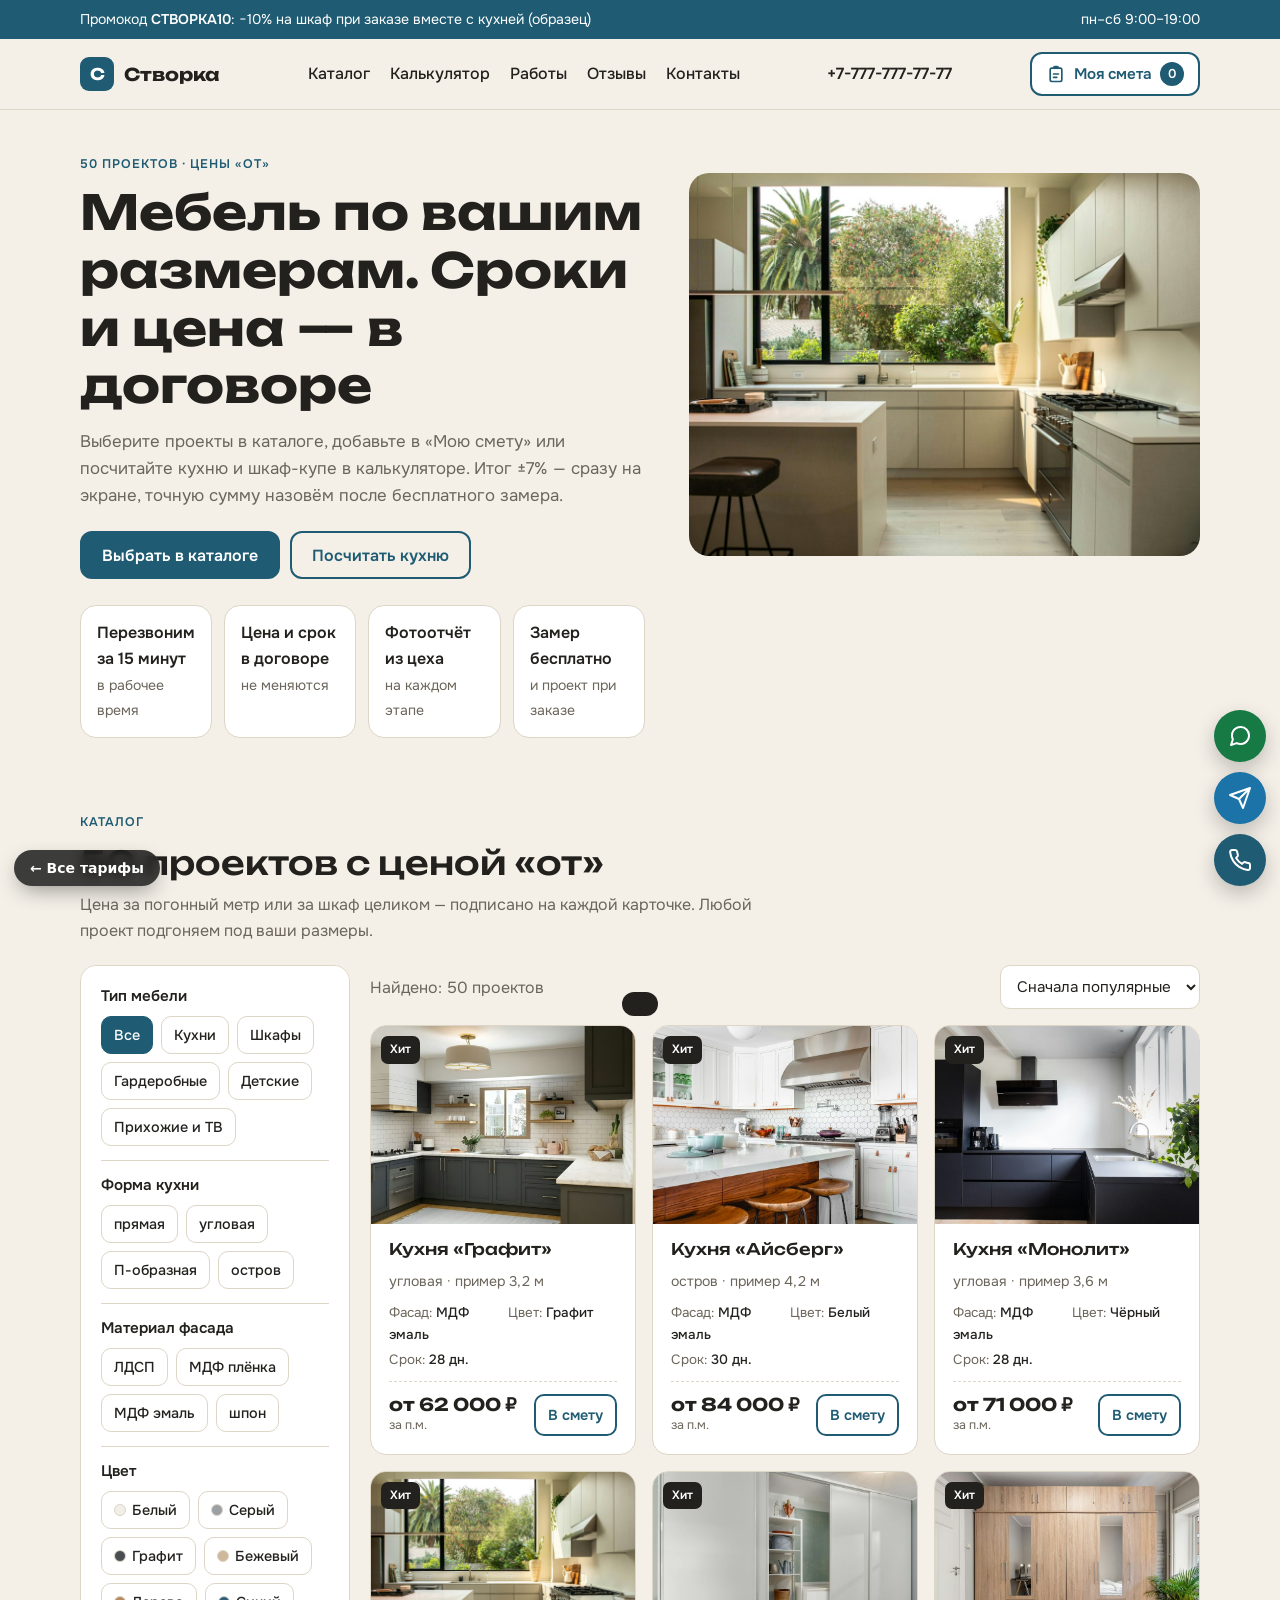
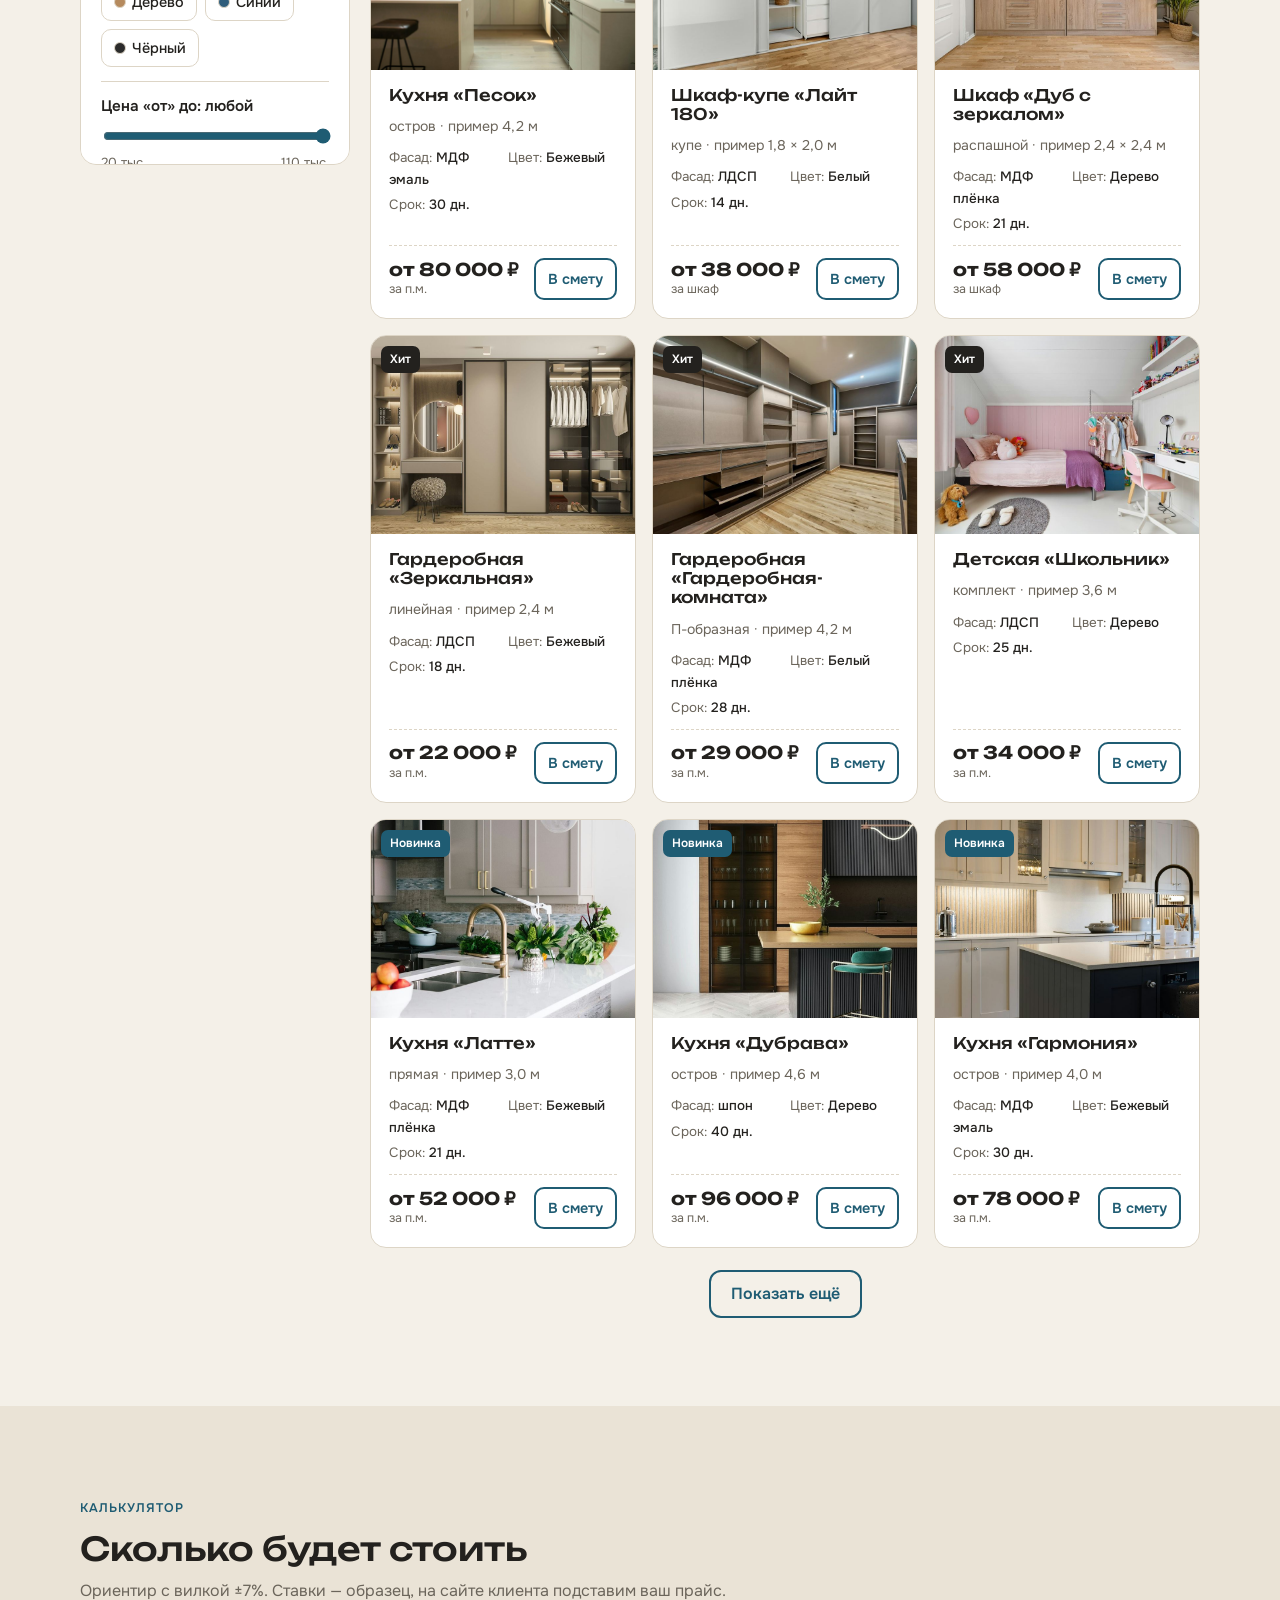
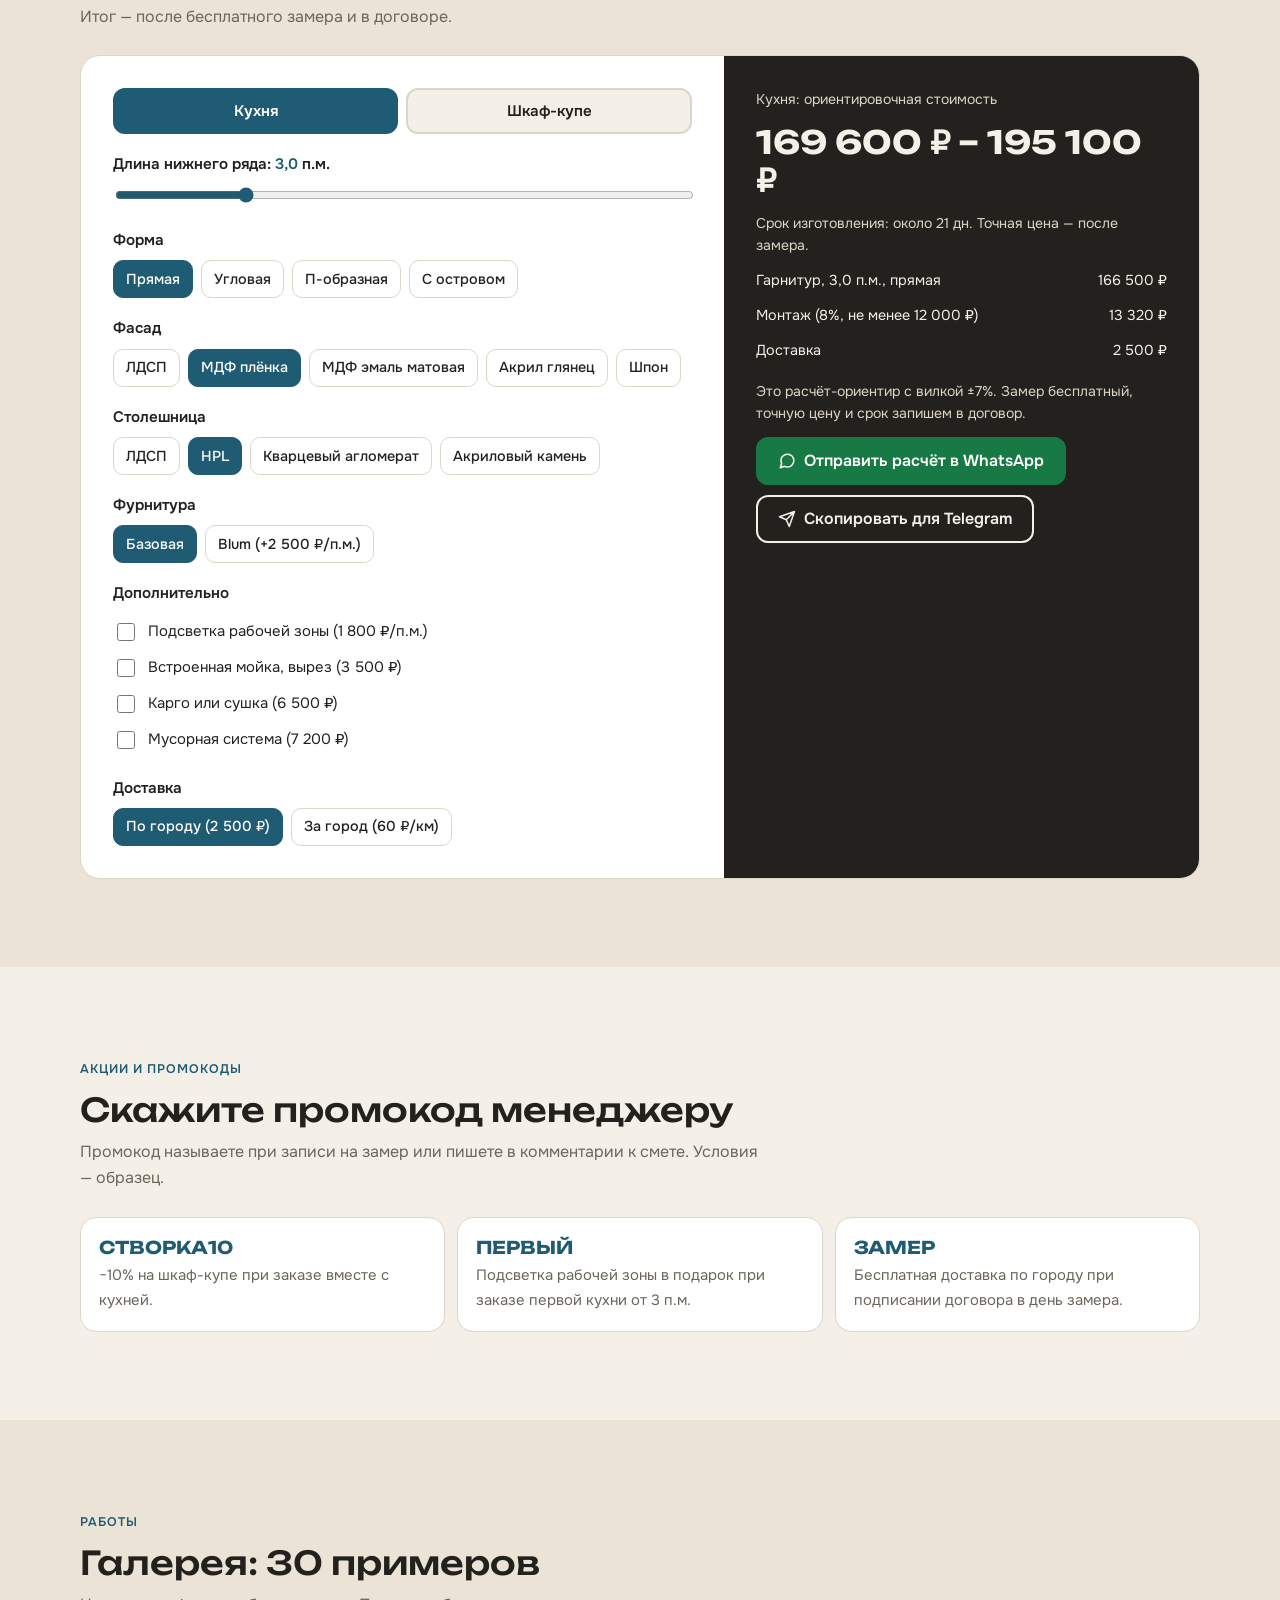
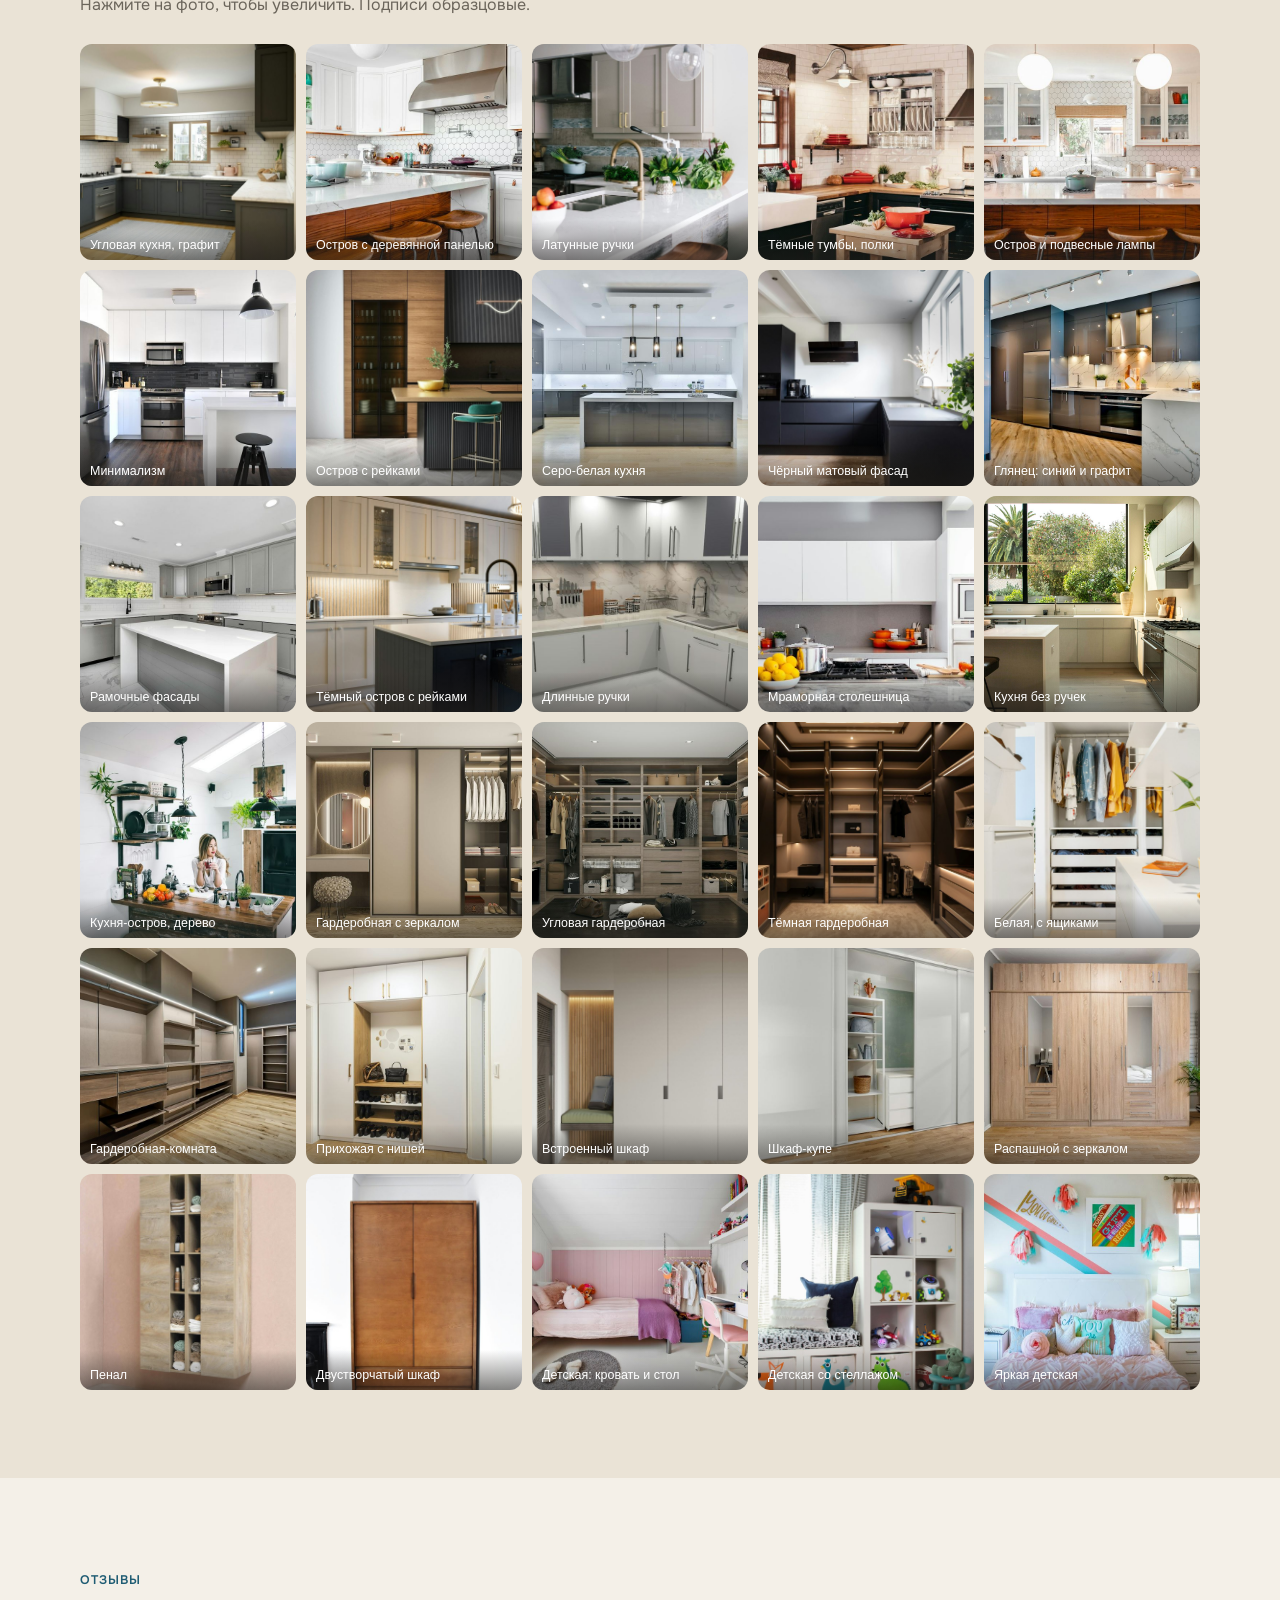
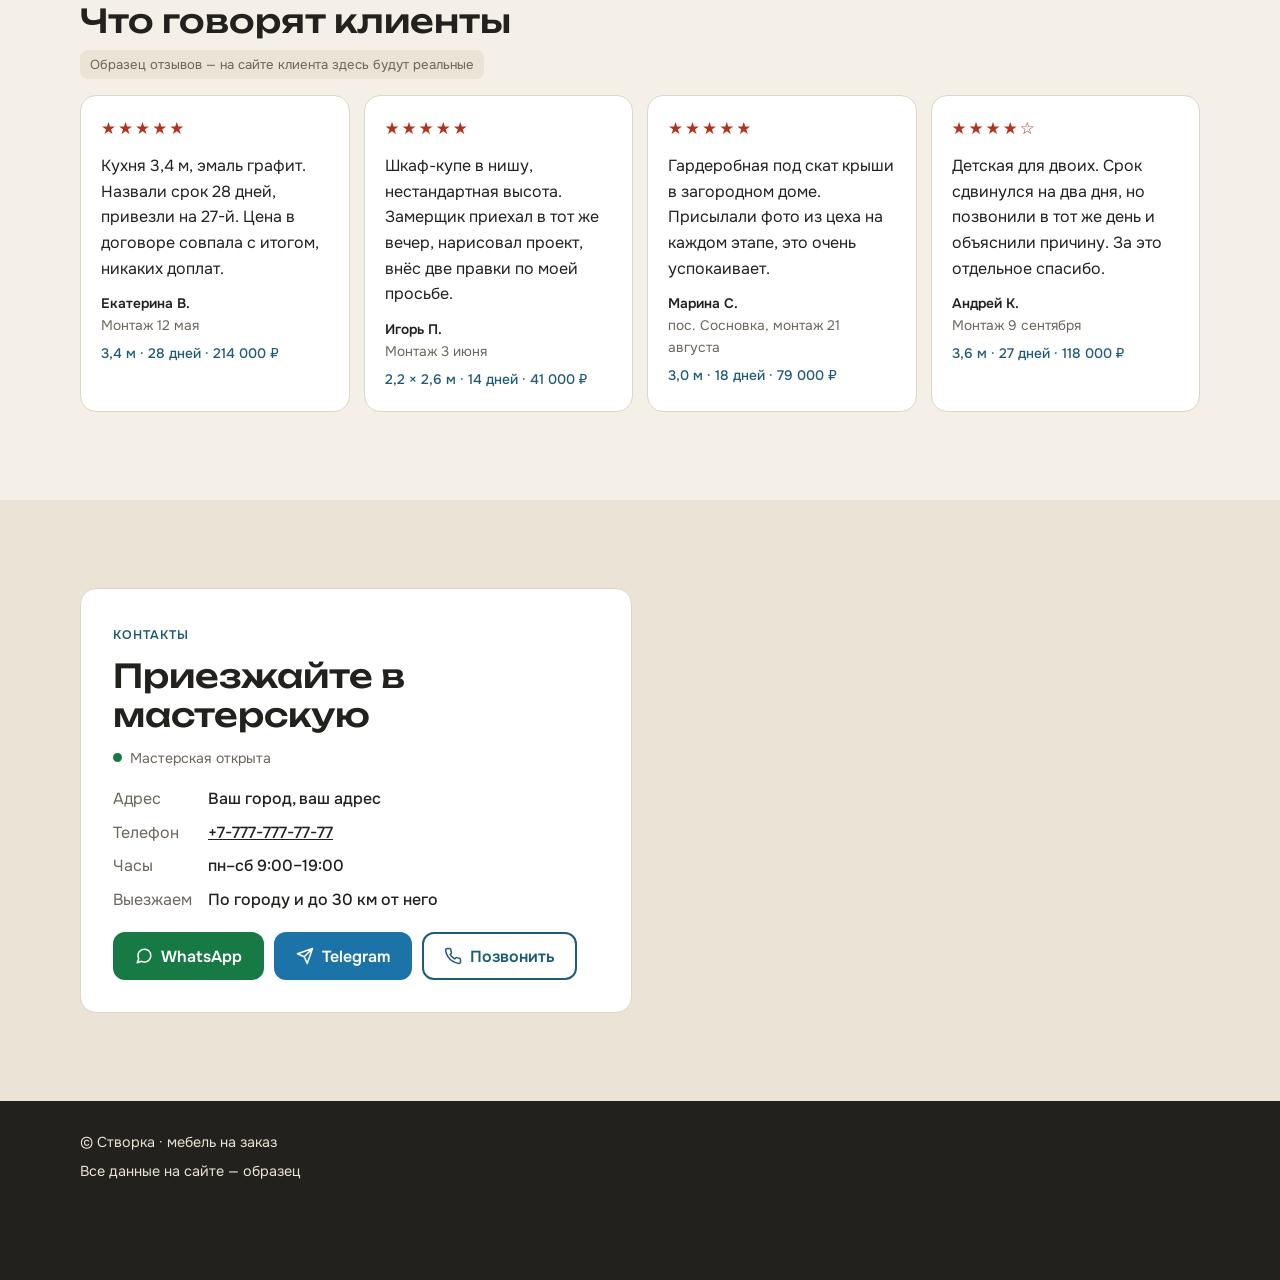
<file: 3-magazin/index.html>
<!DOCTYPE html>
<html lang="ru">
<head>
<meta charset="UTF-8">
<meta name="viewport" content="width=device-width, initial-scale=1">
<meta name="robots" content="noindex, nofollow">
<title>Створка — интернет-магазин мебели на заказ</title>
<meta name="description" content="Каталог из 50 проектов кухонь, шкафов-купе, гардеробных и детских с ценами. Калькулятор кухни и шкафа, «Моя смета», бесплатный замер.">
<link href="fonts/fonts.css" rel="stylesheet">
<!-- Яндекс Метрика: вставьте сюда код счётчика клиента -->
<style>
:root{--bg:#F4F0E8;--bg2:#EAE3D6;--card:#FFFFFF;--ink:#23211E;--mute:#6B655B;--acc:#1F5C73;--acc-ink:#FFFFFF;--line:#DDD5C6;--wa:#177A45;--tg:#1B73A8;--sale:#B3321F;--ok:#177A45;--shade:rgba(35,33,30,.55)}
*{box-sizing:border-box}
html{scroll-behavior:smooth;-webkit-text-size-adjust:100%}
body{margin:0;background:var(--bg);color:var(--ink);font:400 16px/1.6 Onest,system-ui,sans-serif;overflow-x:hidden}
a{color:inherit}
h1,h2,h3,h4{font-family:Unbounded,Onest,system-ui,sans-serif;font-weight:500;line-height:1.2;margin:0}
h1{font-size:clamp(1.55rem,6vw,3rem);font-weight:700}
h2{font-size:clamp(1.3rem,4.6vw,2.05rem);margin-bottom:10px}
h3{font-size:1rem}
p{margin:0}
ul,ol{margin:0}
.wr{max-width:1160px;margin:0 auto;padding:0 20px}
.sec{padding:46px 0}
.sec.alt{background:var(--bg2)}
.lead{color:var(--mute);max-width:62ch;margin-bottom:26px}
.tag{display:inline-block;color:var(--acc);font-weight:600;font-size:.78rem;letter-spacing:.08em;text-transform:uppercase;margin-bottom:10px}
.btn{display:inline-flex;align-items:center;justify-content:center;gap:8px;min-height:48px;padding:12px 20px;border-radius:12px;border:2px solid var(--acc);background:var(--acc);color:var(--acc-ink);font:600 1rem/1.2 Onest,system-ui,sans-serif;text-decoration:none;cursor:pointer;transition:filter .2s,transform .2s}
.btn:hover{filter:brightness(1.12)}
.btn.line{background:transparent;color:var(--acc)}
.btn.wa{background:var(--wa);border-color:var(--wa);color:var(--acc-ink)}
.btn.tg{background:var(--tg);border-color:var(--tg);color:var(--acc-ink)}
.btn.sm{min-height:40px;padding:8px 14px;font-size:.92rem}
.btn svg{width:18px;height:18px;flex:none}
.btns{display:flex;flex-wrap:wrap;gap:10px}
.btns .btn{flex:1 1 200px}
:focus-visible{outline:3px solid var(--acc);outline-offset:2px}
header.nav{position:sticky;top:0;z-index:40;background:var(--bg);border-bottom:1px solid var(--line)}
.nav .wr{display:flex;align-items:center;justify-content:space-between;gap:10px;height:62px}
.logo{display:flex;align-items:center;gap:10px;text-decoration:none;font:700 1.1rem Unbounded,sans-serif;white-space:nowrap}
.logo i{width:34px;height:34px;border-radius:9px;background:var(--acc);color:var(--acc-ink);display:grid;place-items:center;font-style:normal;font-size:1rem}
.tel{font-weight:600;text-decoration:none;white-space:nowrap}
.nav nav{display:none}
.card{background:var(--card);border:1px solid var(--line);border-radius:16px}
.pic,.im,.th{overflow:hidden}
.ph{display:block;width:100%;height:100%;object-fit:cover;background:var(--bg2)}
div.ph svg{width:100%;height:100%;display:block}
.open{display:inline-flex;align-items:center;gap:8px;font-size:.88rem;color:var(--mute)}
.open b{width:9px;height:9px;border-radius:50%;background:var(--ok);flex:none}
.open.closed b{background:var(--sale)}
.ct{display:grid;gap:16px}
.ct .b{padding:24px}
.ct dl{display:grid;grid-template-columns:auto 1fr;gap:8px 16px;margin:16px 0 20px}
.ct dt{color:var(--mute)}
.ct dd{margin:0;font-weight:500}
.ct iframe{width:100%;min-height:300px;height:100%;border:0;border-radius:16px;background:var(--bg2)}
.agree{display:flex;gap:10px;align-items:flex-start;font-size:.82rem;color:var(--mute);line-height:1.45}
.agree input{margin-top:3px;width:18px;height:18px;flex:none;accent-color:var(--acc)}
footer.foot{background:var(--ink);color:var(--bg2);padding:30px 0 96px;font-size:.9rem}
footer.foot .wr{display:flex;flex-direction:column;gap:6px}
.float{position:fixed;right:14px;bottom:calc(14px + env(safe-area-inset-bottom,0px));display:flex;flex-direction:column;gap:10px;z-index:30}
.float a{width:52px;height:52px;border-radius:50%;display:grid;place-items:center;color:var(--acc-ink);box-shadow:0 8px 20px rgba(0,0,0,.22)}
.float svg{width:24px;height:24px}
.float .c1{background:var(--acc)}.float .c2{background:var(--wa)}.float .c3{background:var(--tg)}
.sr{position:absolute;width:1px;height:1px;overflow:hidden;clip:rect(0 0 0 0);white-space:nowrap}
.rv{opacity:0;transform:translateY(16px);transition:opacity .6s,transform .6s}
.rv.in{opacity:1;transform:none}
@media(prefers-reduced-motion:reduce){html{scroll-behavior:auto}*{transition:none!important;animation:none!important}.rv{opacity:1;transform:none}}
@media(min-width:768px){.sec{padding:72px 0}.btns .btn{flex:0 1 auto}.ct{grid-template-columns:1fr 1fr}.ct .b{padding:32px}.nav .wr{height:70px}}
@media(min-width:1200px){.sec{padding:88px 0}.nav nav{display:flex}}
@media(max-width:380px){.logo{font-size:1rem}.logo i{width:30px;height:30px}.tel{font-size:.9rem}}

.promo{background:var(--acc);color:var(--acc-ink);font-size:.88rem}
.promo .wr{padding-top:8px;padding-bottom:8px;display:flex;justify-content:space-between;gap:12px;flex-wrap:wrap}
.nav nav a{text-decoration:none;font-weight:500;padding:6px 10px;border-radius:8px}
.nav nav a:hover{background:var(--bg2)}
.nav .tel{display:none}
.cartbtn{display:inline-flex;align-items:center;gap:8px;min-height:44px;padding:8px 14px;border-radius:12px;border:2px solid var(--acc);background:var(--card);color:var(--acc);font:600 .95rem Onest,sans-serif;cursor:pointer}
.cartbtn .n{min-width:24px;height:24px;border-radius:12px;background:var(--acc);color:var(--acc-ink);display:grid;place-items:center;font-size:.8rem;padding:0 6px}
.hero{padding:22px 0 34px}
.hero .wr{display:grid;gap:24px}
.hero p.sub{color:var(--mute);font-size:1.05rem;margin:14px 0 22px;max-width:52ch}
.hero .pic{border-radius:20px;overflow:hidden;aspect-ratio:4/3;background:var(--bg2)}
.feat{display:grid;grid-template-columns:1fr 1fr;gap:12px;margin-top:26px}
.feat div{padding:14px 16px}
.feat b{display:block;font-weight:600}
.feat span{color:var(--mute);font-size:.88rem}
.sec-h{margin-bottom:22px}
.shop{display:grid;gap:20px;align-items:start}
.filters{background:var(--card);border:1px solid var(--line);border-radius:16px;padding:20px}
.filters h4{font:600 .95rem Onest,sans-serif;margin:0 0 10px}
.fg{padding:14px 0;border-bottom:1px solid var(--line)}
.fg:first-of-type{padding-top:0}
.fg:last-of-type{border:0}
.chips{display:flex;flex-wrap:wrap;gap:8px}
.chips label{cursor:pointer;position:relative}
.chips input{position:absolute;opacity:0;pointer-events:none}
.chips span{display:inline-flex;align-items:center;min-height:38px;padding:6px 12px;border-radius:10px;border:1.5px solid var(--line);font-size:.9rem;font-weight:500;background:var(--card)}
.chips input:checked+span{background:var(--acc);border-color:var(--acc);color:var(--acc-ink)}
.chips input:focus-visible+span{outline:3px solid var(--acc);outline-offset:2px}
.sw{display:inline-block;width:12px;height:12px;border-radius:50%;margin-right:6px;border:1px solid var(--line)}
input[type=range]{width:100%;accent-color:var(--acc)}
.rng{display:flex;justify-content:space-between;font-size:.82rem;color:var(--mute)}
.chk{display:flex;align-items:center;gap:10px;font-size:.93rem;cursor:pointer;min-height:36px}
.chk input{width:18px;height:18px;accent-color:var(--acc)}
.reset{background:none;border:0;color:var(--acc);font:600 .95rem Onest,sans-serif;padding:8px 0;cursor:pointer;text-decoration:underline}
.bar{display:flex;justify-content:space-between;align-items:center;gap:10px;flex-wrap:wrap;margin-bottom:16px}
.bar .cnt{color:var(--mute)}
.bar select{min-height:44px;padding:8px 12px;border-radius:10px;border:1.5px solid var(--line);font:400 .95rem Onest,sans-serif;background:var(--card);color:var(--ink)}
.mob-f{display:inline-flex}
.grid{display:grid;gap:16px;grid-template-columns:1fr}
.pc{background:var(--card);border:1px solid var(--line);border-radius:16px;overflow:hidden;display:flex;flex-direction:column}
.pc .im{position:relative;aspect-ratio:4/3;background:var(--bg2)}
.bdg{position:absolute;top:10px;left:10px;display:flex;gap:6px;flex-wrap:wrap}
.bdg span{font-size:.75rem;font-weight:600;padding:4px 9px;border-radius:7px;background:var(--ink);color:var(--card)}
.bdg .n{background:var(--acc);color:var(--acc-ink)}
.bdg .s{background:var(--sale);color:var(--card)}
.pc .bd{padding:16px 18px 18px;display:flex;flex-direction:column;gap:10px;flex:1}
.pc h3{font-size:1rem}
.pc .kind{color:var(--mute);font-size:.88rem}
.spec{display:grid;grid-template-columns:1fr 1fr;gap:4px 10px;font-size:.84rem;color:var(--mute)}
.spec b{color:var(--ink);font-weight:500}
.pr{margin-top:auto;padding-top:12px;border-top:1px dashed var(--line);display:flex;align-items:flex-end;justify-content:space-between;gap:10px}
.pr b{font:700 1.1rem Unbounded,sans-serif;display:block;line-height:1.2}
.pr s{color:var(--mute);font-size:.85rem}
.pr small{display:block;color:var(--mute);font-size:.78rem}
.add{min-height:42px;padding:8px 12px;border-radius:10px;border:2px solid var(--acc);background:transparent;color:var(--acc);font:600 .9rem Onest,sans-serif;cursor:pointer;white-space:nowrap}
.add.on{background:var(--acc);color:var(--acc-ink)}
.empty{grid-column:1/-1;text-align:center;padding:48px 20px;background:var(--card);border-radius:16px;border:1px dashed var(--line);color:var(--mute)}
.more{display:flex;margin:22px auto 0}
.ov{position:fixed;inset:0;background:var(--shade);opacity:0;pointer-events:none;transition:opacity .25s;z-index:50}
.show-f .ov,.open-cart .ov{opacity:1;pointer-events:auto}
.filters{position:fixed;left:0;right:0;bottom:0;max-height:84vh;overflow:auto;z-index:52;border-radius:20px 20px 0 0;transform:translateY(105%);transition:transform .3s}
.show-f .filters{transform:none}
.drawer{position:fixed;top:0;right:0;bottom:0;width:min(440px,100%);background:var(--bg);z-index:60;transform:translateX(100%);transition:transform .3s;display:flex;flex-direction:column;visibility:hidden}
.open-cart .drawer{transform:none;visibility:visible}
.drawer .hd{display:flex;justify-content:space-between;align-items:center;padding:16px 20px;border-bottom:1px solid var(--line)}
.drawer .hd h3{font-size:1.15rem}
.x{width:42px;height:42px;border-radius:10px;border:1.5px solid var(--line);background:var(--card);color:var(--ink);font-size:1.1rem;cursor:pointer}
.drawer .items{flex:1;overflow:auto;padding:6px 20px}
.it{display:grid;grid-template-columns:72px 1fr auto;gap:12px;align-items:start;padding:12px 0;border-bottom:1px solid var(--line)}
.it .th{width:72px;height:54px;border-radius:10px;overflow:hidden;background:var(--bg2)}
.it b{display:block;font-size:.93rem;font-weight:600}
.it small{color:var(--mute);display:block}
.it label{display:flex;align-items:center;gap:8px;margin-top:6px;font-size:.85rem;color:var(--mute)}
.it input[type=number]{width:84px;min-height:38px;padding:4px 8px;border-radius:8px;border:1.5px solid var(--line);font:400 .95rem Onest,sans-serif;background:var(--card);color:var(--ink)}
.it .sum{text-align:right;font-weight:600;font-size:.93rem}
.it .del{margin-top:6px;background:none;border:0;color:var(--mute);cursor:pointer;font:400 .85rem Onest,sans-serif;text-decoration:underline;min-height:32px}
.drawer .ft{padding:16px 20px;border-top:1px solid var(--line);display:grid;gap:10px;background:var(--card)}
.drawer .tot{display:flex;justify-content:space-between;align-items:baseline;font-weight:600}
.drawer .tot b{font:700 1.2rem Unbounded,sans-serif}
.drawer input[type=text]{min-height:46px;padding:10px 12px;border-radius:10px;border:1.5px solid var(--line);font:400 1rem Onest,sans-serif;width:100%;background:var(--bg);color:var(--ink)}
.drawer .note{font-size:.82rem;color:var(--mute)}
.drawer .none{padding:40px 10px;text-align:center;color:var(--mute)}
.toast{position:fixed;left:50%;bottom:24px;transform:translate(-50%,140px);background:var(--ink);color:var(--card);padding:12px 18px;border-radius:12px;font-weight:500;z-index:70;transition:transform .3s;max-width:92vw}
.toast.show{transform:translate(-50%,0)}
.calc{display:grid;background:var(--card);border:1px solid var(--line);border-radius:20px;overflow:hidden}
.calc .l{padding:22px}
.calc .r{background:var(--ink);color:var(--bg);padding:22px;display:flex;flex-direction:column;gap:12px}
.tabs{display:flex;gap:8px;margin-bottom:10px}
.tabs button{flex:1;min-height:46px;border-radius:12px;border:2px solid var(--line);background:var(--bg);color:var(--ink);font:600 .95rem Onest,sans-serif;cursor:pointer}
.tabs button[aria-selected=true]{background:var(--acc);border-color:var(--acc);color:var(--acc-ink)}
.calc .t{display:block;font-weight:600;margin:18px 0 8px;font-size:.95rem}
.calc .t output{color:var(--acc)}
.calc .r .sum{font:700 clamp(1.4rem,5vw,2rem) Unbounded,sans-serif;line-height:1.2}
.calc .r small,.calc .r p{color:var(--line);font-size:.88rem}
.calc .r ul{list-style:none;padding:0;display:grid;gap:6px;font-size:.9rem}
.calc .r li{display:flex;justify-content:space-between;gap:12px;border-bottom:1px solid var(--shade);padding-bottom:5px}
.calc .r .btn.line{color:var(--bg);border-color:var(--bg)}
.num{width:90px;min-height:42px;padding:6px 10px;border-radius:10px;border:1.5px solid var(--line);font:400 1rem Onest,sans-serif;background:var(--bg);color:var(--ink)}
.fillrow{display:flex;flex-wrap:wrap;gap:12px 18px}
.fillrow label{display:grid;gap:4px;font-size:.88rem}
.warn{font-size:.85rem;color:var(--sale);margin-top:8px;min-height:1.2em}
.codes{display:grid;gap:12px}
.codes div{padding:18px}
.codes b{display:block;font:700 1.1rem Unbounded,sans-serif;color:var(--acc);margin-bottom:4px}
.codes span{color:var(--mute);font-size:.93rem}
.gal{display:grid;grid-template-columns:repeat(2,1fr);gap:10px}
.gal button{padding:0;border:0;border-radius:12px;overflow:hidden;aspect-ratio:1;background:var(--bg2);cursor:zoom-in;position:relative}
.gal button span{position:absolute;left:0;right:0;bottom:0;padding:18px 10px 8px;background:linear-gradient(transparent,var(--shade));color:var(--card);font-size:.78rem;text-align:left}
dialog.lb{border:0;border-radius:16px;padding:0;max-width:min(1000px,94vw);width:100%;background:var(--card);color:var(--ink)}
dialog.lb::backdrop{background:var(--shade)}
dialog.lb .pic{aspect-ratio:4/3;background:var(--bg2)}
dialog.lb .cp{padding:12px 16px;display:flex;justify-content:space-between;align-items:center;gap:12px}
.rev{display:grid;gap:14px}
.rev article{padding:20px}
.rev .st{color:var(--sale);letter-spacing:2px;font-size:1.05rem}
.rev p{margin:10px 0 12px}
.rev footer{font-size:.86rem;color:var(--mute)}
.rev footer b{display:block;color:var(--ink);font-weight:600}
.rev .fact{display:block;margin-top:6px;color:var(--acc);font-weight:500}
.sample{display:inline-block;margin-bottom:16px;padding:4px 10px;border-radius:8px;background:var(--bg2);color:var(--mute);font-size:.82rem}
@media(min-width:768px){
.hero{padding:40px 0 50px}
.hero .wr{grid-template-columns:1.05fr .95fr;gap:44px;align-items:center}
.feat{grid-template-columns:repeat(4,1fr)}
.grid{grid-template-columns:repeat(2,1fr)}
.nav .tel{display:block}
.calc{grid-template-columns:1.15fr .85fr}
.calc .l,.calc .r{padding:32px}
.codes{grid-template-columns:repeat(3,1fr)}
.gal{grid-template-columns:repeat(3,1fr)}
.rev{grid-template-columns:repeat(2,1fr)}
}
@media(min-width:900px){
.shop{grid-template-columns:270px 1fr}
.filters{position:sticky;top:84px;transform:none;max-height:calc(100vh - 100px);border-radius:16px;z-index:1;transition:none}
.mob-f{display:none}
.show-f .ov{opacity:0;pointer-events:none}
}
@media(min-width:1200px){
.grid{grid-template-columns:repeat(3,1fr)}
.gal{grid-template-columns:repeat(5,1fr)}
.rev{grid-template-columns:repeat(4,1fr)}
}
@media(max-width:560px){.cartbtn .tx{display:none}}
.open-cart .tarify-back,.show-f .tarify-back{display:none!important}
</style>
</head>
<body><a href="../index.html" class="tarify-back" aria-label="Вернуться ко всем тарифам" style="position:fixed;left:14px;bottom:calc(14px + env(safe-area-inset-bottom,0px));z-index:2147483000;display:inline-flex;align-items:center;gap:6px;padding:11px 16px;border-radius:999px;background:rgba(20,20,20,.82);color:#fff;font:600 14px/1 system-ui,-apple-system,'Segoe UI',Roboto,sans-serif;text-decoration:none;box-shadow:0 8px 22px -6px rgba(0,0,0,.45);-webkit-backdrop-filter:blur(6px);backdrop-filter:blur(6px)">← Все тарифы</a><script data-fp>(function(){try{var k="fp:"+location.pathname.split("/")[1],q=/[?&]from=portfolio(&|$)/.test(location.search);if(q)sessionStorage.setItem(k,"1");if(q||sessionStorage.getItem(k)){var b=document.querySelector(".tarify-back");if(b)b.style.display="none"}}catch(e){}})();</script>
<div class="promo"><div class="wr"><span>Промокод <b>СТВОРКА10</b>: −10% на шкаф при заказе вместе с кухней (образец)</span><span>пн–сб 9:00–19:00</span></div></div>
<header class="nav"><div class="wr">
  <a class="logo" href="#top" aria-label="Створка — на главную"><i>С</i>Створка</a>
  <nav aria-label="Разделы"><a href="#katalog">Каталог</a><a href="#calc">Калькулятор</a><a href="#raboty">Работы</a><a href="#otzyvy">Отзывы</a><a href="#kontakty">Контакты</a></nav>
  <a class="tel" href="tel:+77777777777">+7-777-777-77-77</a>
  <button class="cartbtn" id="cartOpen" type="button" aria-label="Открыть Мою смету"><svg viewBox="0 0 24 24" width="20" height="20" fill="none" stroke="currentColor" stroke-width="2" stroke-linecap="round" stroke-linejoin="round" aria-hidden="true"><path d="M9 5H7a2 2 0 0 0-2 2v12a2 2 0 0 0 2 2h10a2 2 0 0 0 2-2V7a2 2 0 0 0-2-2h-2M9 5a2 2 0 0 1 2-2h2a2 2 0 0 1 2 2M9 5h6M9 12h6M9 16h4"/></svg><span class="tx">Моя смета</span><span class="n" id="cn">0</span></button>
</div></header>

<main>
<section class="hero" id="top"><div class="wr">
  <div>
    <span class="tag">50 проектов · цены «от»</span>
    <h1>Мебель по вашим размерам. Сроки и цена — в договоре</h1>
    <p class="sub">Выберите проекты в каталоге, добавьте в «Мою смету» или посчитайте кухню и шкаф-купе в калькуляторе. Итог ±7% — сразу на экране, точную сумму назовём после бесплатного замера.</p>
    <div class="btns">
      <a class="btn" href="#katalog">Выбрать в каталоге</a>
      <a class="btn line" href="#calc">Посчитать кухню</a>
    </div>
  </div>
  <div class="pic"><img class="ph" src="img/1617228069096-4638a7ffc906.jpg" width="900" height="675" alt="Бежевая кухня без ручек с островом и большим окном" fetchpriority="high" decoding="async" data-k="k" data-c="Бежевый"></div>
</div>
<div class="wr"><div class="feat">
  <div class="card"><b>Перезвоним за 15 минут</b><span>в рабочее время</span></div>
  <div class="card"><b>Цена и срок в договоре</b><span>не меняются</span></div>
  <div class="card"><b>Фотоотчёт из цеха</b><span>на каждом этапе</span></div>
  <div class="card"><b>Замер бесплатно</b><span>и проект при заказе</span></div>
</div></div></section>

<section class="sec" id="katalog" style="padding-top:20px"><div class="wr">
  <div class="sec-h"><span class="tag">Каталог</span><h2>50 проектов с ценой «от»</h2>
  <p class="lead" style="margin:0">Цена за погонный метр или за шкаф целиком — подписано на каждой карточке. Любой проект подгоняем под ваши размеры.</p></div>
  <div class="shop">
    <aside class="filters" id="filters" aria-label="Фильтры каталога">
      <div class="fg"><h4>Тип мебели</h4><div class="chips" id="fT"></div></div>
      <div class="fg"><h4>Форма кухни</h4><div class="chips" id="fF"></div></div>
      <div class="fg"><h4>Материал фасада</h4><div class="chips" id="fM"></div></div>
      <div class="fg"><h4>Цвет</h4><div class="chips" id="fC"></div></div>
      <div class="fg"><h4>Цена «от» до: <span id="pV"></span></h4><input type="range" id="fP" min="20000" max="110000" step="1000" value="110000" aria-label="Максимальная цена"><div class="rng"><span>20 тыс.</span><span>110 тыс.</span></div></div>
      <div class="fg"><h4>Срок изготовления</h4><div class="chips" id="fD"></div></div>
      <div class="fg"><h4>Метка</h4><div id="fB"></div></div>
      <button class="reset" id="reset" type="button">Сбросить фильтры</button>
      <button class="btn mob-f" id="closeF" style="width:100%;margin-top:10px" type="button">Показать проекты</button>
    </aside>
    <div>
      <div class="bar"><span class="cnt" id="cnt" aria-live="polite"></span>
        <div style="display:flex;gap:8px;align-items:center"><button class="btn line sm mob-f" id="openF" type="button">Фильтры</button>
        <select id="sort" aria-label="Сортировка"><option value="pop">Сначала популярные</option><option value="pa">Сначала дешевле</option><option value="pd">Сначала дороже</option><option value="da">Сначала быстрые</option></select></div></div>
      <div class="grid" id="grid"></div>
      <button class="btn line more" id="more" type="button">Показать ещё</button>
    </div>
  </div>
</div></section>

<section class="sec alt" id="calc"><div class="wr">
  <span class="tag">Калькулятор</span>
  <h2>Сколько будет стоить</h2>
  <p class="lead">Ориентир с вилкой ±7%. Ставки — образец, на сайте клиента подставим ваш прайс. Итог — после бесплатного замера и в договоре.</p>
  <div class="calc">
    <div class="l">
      <div class="tabs" role="tablist" aria-label="Что считаем">
        <button type="button" role="tab" id="tabK" aria-selected="true" aria-controls="pK">Кухня</button>
        <button type="button" role="tab" id="tabW" aria-selected="false" aria-controls="pW">Шкаф-купе</button>
      </div>
      <div id="pK" role="tabpanel" aria-labelledby="tabK">
        <label class="t" for="kL">Длина нижнего ряда: <output id="kLv">3,0</output> п.м.</label>
        <input type="range" id="kL" min="1.6" max="8" step="0.1" value="3">
        <span class="t">Форма</span>
        <div class="chips" data-g="kF">
          <label><input type="radio" name="kF" value="1" checked><span>Прямая</span></label>
          <label><input type="radio" name="kF" value="1.06"><span>Угловая</span></label>
          <label><input type="radio" name="kF" value="1.1"><span>П-образная</span></label>
          <label><input type="radio" name="kF" value="1.15"><span>С островом</span></label></div>
        <span class="t">Фасад</span>
        <div class="chips" data-g="kR">
          <label><input type="radio" name="kR" value="34000" data-d="14" data-n="ЛДСП"><span>ЛДСП</span></label>
          <label><input type="radio" name="kR" value="48000" data-d="21" data-n="МДФ плёнка" checked><span>МДФ плёнка</span></label>
          <label><input type="radio" name="kR" value="68000" data-d="30" data-n="МДФ эмаль матовая"><span>МДФ эмаль матовая</span></label>
          <label><input type="radio" name="kR" value="72000" data-d="30" data-n="акрил глянец"><span>Акрил глянец</span></label>
          <label><input type="radio" name="kR" value="98000" data-d="40" data-n="шпон"><span>Шпон</span></label></div>
        <span class="t">Столешница</span>
        <div class="chips" data-g="kT">
          <label><input type="radio" name="kT" value="4500" data-n="ЛДСП"><span>ЛДСП</span></label>
          <label><input type="radio" name="kT" value="7500" data-n="HPL" checked><span>HPL</span></label>
          <label><input type="radio" name="kT" value="19000" data-n="кварцевый агломерат"><span>Кварцевый агломерат</span></label>
          <label><input type="radio" name="kT" value="24000" data-n="акриловый камень"><span>Акриловый камень</span></label></div>
        <span class="t">Фурнитура</span>
        <div class="chips" data-g="kH">
          <label><input type="radio" name="kH" value="0" data-n="базовая" checked><span>Базовая</span></label>
          <label><input type="radio" name="kH" value="2500" data-n="Blum"><span>Blum (+2 500 ₽/п.м.)</span></label></div>
        <span class="t">Дополнительно</span>
        <label class="chk"><input type="checkbox" class="kE" data-pm="1800" data-n="подсветка рабочей зоны"> Подсветка рабочей зоны (1 800 ₽/п.м.)</label>
        <label class="chk"><input type="checkbox" class="kE" data-fix="3500" data-n="вырез под мойку"> Встроенная мойка, вырез (3 500 ₽)</label>
        <label class="chk"><input type="checkbox" class="kE" data-fix="6500" data-n="карго / сушка"> Карго или сушка (6 500 ₽)</label>
        <label class="chk"><input type="checkbox" class="kE" data-fix="7200" data-n="мусорная система"> Мусорная система (7 200 ₽)</label>
        <span class="t">Доставка</span>
        <div class="chips" data-g="kD">
          <label><input type="radio" name="kD" value="city" checked><span>По городу (2 500 ₽)</span></label>
          <label><input type="radio" name="kD" value="out"><span>За город (60 ₽/км)</span></label></div>
        <label class="t" for="kKm" id="kKmL" style="display:none">Расстояние от города, км
          <input class="num" type="number" id="kKm" min="1" max="200" value="20"></label>
      </div>
      <div id="pW" role="tabpanel" aria-labelledby="tabW" hidden>
        <label class="t" for="wW">Ширина: <output id="wWv">1,8</output> м</label>
        <input type="range" id="wW" min="1.2" max="4" step="0.1" value="1.8">
        <label class="t" for="wH">Высота: <output id="wHv">2,4</output> м</label>
        <input type="range" id="wH" min="2" max="2.7" step="0.1" value="2.4">
        <span class="t">Количество дверей</span>
        <div class="chips" data-g="wN">
          <label><input type="radio" name="wN" value="2" checked><span>2</span></label>
          <label><input type="radio" name="wN" value="3"><span>3</span></label>
          <label><input type="radio" name="wN" value="4"><span>4</span></label></div>
        <div class="warn" id="wWarn" role="status"></div>
        <span class="t">Декор дверей</span>
        <div class="chips" data-g="wR">
          <label><input type="radio" name="wR" value="2400" data-d="14" data-n="ЛДСП"><span>ЛДСП</span></label>
          <label><input type="radio" name="wR" value="3900" data-d="14" data-n="зеркало" checked><span>Зеркало</span></label>
          <label><input type="radio" name="wR" value="4700" data-d="21" data-n="лакобель"><span>Лакобель</span></label>
          <label><input type="radio" name="wR" value="5300" data-d="21" data-n="фотопечать"><span>Фотопечать</span></label></div>
        <span class="t">Наполнение</span>
        <div class="fillrow">
          <label for="wRod">Штанги, шт.<input class="num" type="number" id="wRod" min="0" max="8" value="1"></label>
          <label for="wSh">Полки, шт.<input class="num" type="number" id="wSh" min="0" max="20" value="3"></label>
          <label for="wDr">Ящики, шт.<input class="num" type="number" id="wDr" min="0" max="10" value="0"></label>
        </div>
        <label class="chk" style="margin-top:10px"><input type="checkbox" id="wPan"> Пантограф для одежды (6 500 ₽)</label>
        <label class="chk"><input type="checkbox" id="wLed"> Подсветка (1 800 ₽/п.м.)</label>
      </div>
    </div>
    <div class="r" aria-live="polite">
      <p id="cTitle">Ориентировочная стоимость</p>
      <div class="sum" id="cSum">—</div>
      <small id="cTerm"></small>
      <ul id="cList"></ul>
      <p>Это расчёт-ориентир с вилкой ±7%. Замер бесплатный, точную цену и срок запишем в договор.</p>
      <div class="btns"><a class="btn wa" id="cWa" href="https://wa.me/77777777777" target="_blank" rel="noopener"><svg viewBox="0 0 24 24" fill="none" stroke="currentColor" stroke-width="2" stroke-linecap="round" stroke-linejoin="round" aria-hidden="true"><path d="M21 11.5a8.38 8.38 0 0 1-.9 3.8 8.5 8.5 0 0 1-7.6 4.7 8.38 8.38 0 0 1-3.8-.9L3 21l1.9-5.7a8.38 8.38 0 0 1-.9-3.8 8.5 8.5 0 0 1 4.7-7.6 8.38 8.38 0 0 1 3.8-.9h.5a8.48 8.48 0 0 1 8 8v.5z"/></svg>Отправить расчёт в WhatsApp</a>
      <button class="btn line" id="cTg" type="button"><svg viewBox="0 0 24 24" fill="none" stroke="currentColor" stroke-width="2" stroke-linecap="round" stroke-linejoin="round" aria-hidden="true"><path d="M22 2L11 13M22 2l-7 20-4-9-9-4 20-7z"/></svg>Скопировать для Telegram</button></div>
    </div>
  </div>
</div></section>

<section class="sec" id="akcii"><div class="wr">
  <span class="tag">Акции и промокоды</span>
  <h2>Скажите промокод менеджеру</h2>
  <p class="lead">Промокод называете при записи на замер или пишете в комментарии к смете. Условия — образец.</p>
  <div class="codes">
    <div class="card"><b>СТВОРКА10</b><span>−10% на шкаф-купе при заказе вместе с кухней.</span></div>
    <div class="card"><b>ПЕРВЫЙ</b><span>Подсветка рабочей зоны в подарок при заказе первой кухни от 3 п.м.</span></div>
    <div class="card"><b>ЗАМЕР</b><span>Бесплатная доставка по городу при подписании договора в день замера.</span></div>
  </div>
</div></section>

<section class="sec alt" id="raboty"><div class="wr">
  <span class="tag">Работы</span>
  <h2>Галерея: 30 примеров</h2>
  <p class="lead">Нажмите на фото, чтобы увеличить. Подписи образцовые.</p>
  <div class="gal" id="gal"></div>
</div></section>

<section class="sec" id="otzyvy"><div class="wr">
  <span class="tag">Отзывы</span>
  <h2>Что говорят клиенты</h2>
  <span class="sample">Образец отзывов — на сайте клиента здесь будут реальные</span>
  <div class="rev">
    <article class="card"><div class="st" role="img" aria-label="Оценка 5 из 5">★★★★★</div><p>Кухня 3,4 м, эмаль графит. Назвали срок 28 дней, привезли на 27-й. Цена в договоре совпала с итогом, никаких доплат.</p><footer><b>Екатерина В.</b>Монтаж 12 мая<span class="fact">3,4 м · 28 дней · 214 000 ₽</span></footer></article>
    <article class="card"><div class="st" role="img" aria-label="Оценка 5 из 5">★★★★★</div><p>Шкаф-купе в нишу, нестандартная высота. Замерщик приехал в тот же вечер, нарисовал проект, внёс две правки по моей просьбе.</p><footer><b>Игорь П.</b>Монтаж 3 июня<span class="fact">2,2 × 2,6 м · 14 дней · 41 000 ₽</span></footer></article>
    <article class="card"><div class="st" role="img" aria-label="Оценка 5 из 5">★★★★★</div><p>Гардеробная под скат крыши в загородном доме. Присылали фото из цеха на каждом этапе, это очень успокаивает.</p><footer><b>Марина С.</b>пос. Сосновка, монтаж 21 августа<span class="fact">3,0 м · 18 дней · 79 000 ₽</span></footer></article>
    <article class="card"><div class="st" role="img" aria-label="Оценка 4 из 5">★★★★☆</div><p>Детская для двоих. Срок сдвинулся на два дня, но позвонили в тот же день и объяснили причину. За это отдельное спасибо.</p><footer><b>Андрей К.</b>Монтаж 9 сентября<span class="fact">3,6 м · 27 дней · 118 000 ₽</span></footer></article>
  </div>
</div></section>

<section class="sec alt" id="kontakty"><div class="wr">
  <div class="ct">
    <div class="card b">
      <span class="tag">Контакты</span>
      <h2>Приезжайте в мастерскую</h2>
      <span class="open" id="open"><b></b><span>Мастерская открыта</span></span>
      <dl>
        <dt>Адрес</dt><dd>Ваш город, ваш адрес</dd>
        <dt>Телефон</dt><dd><a href="tel:+77777777777">+7-777-777-77-77</a></dd>
        <dt>Часы</dt><dd>пн–сб 9:00–19:00</dd>
        <dt>Выезжаем</dt><dd>По городу и до 30 км от него</dd>
      </dl>
      <div class="btns">
        <a class="btn wa" href="https://wa.me/77777777777?text=%D0%97%D0%B4%D1%80%D0%B0%D0%B2%D1%81%D1%82%D0%B2%D1%83%D0%B9%D1%82%D0%B5%21%20%D0%A5%D0%BE%D1%87%D1%83%20%D0%B7%D0%B0%D0%BF%D0%B8%D1%81%D0%B0%D1%82%D1%8C%D1%81%D1%8F%20%D0%BD%D0%B0%20%D0%B1%D0%B5%D1%81%D0%BF%D0%BB%D0%B0%D1%82%D0%BD%D1%8B%D0%B9%20%D0%B7%D0%B0%D0%BC%D0%B5%D1%80." target="_blank" rel="noopener"><svg viewBox="0 0 24 24" fill="none" stroke="currentColor" stroke-width="2" stroke-linecap="round" stroke-linejoin="round" aria-hidden="true"><path d="M21 11.5a8.38 8.38 0 0 1-.9 3.8 8.5 8.5 0 0 1-7.6 4.7 8.38 8.38 0 0 1-3.8-.9L3 21l1.9-5.7a8.38 8.38 0 0 1-.9-3.8 8.5 8.5 0 0 1 4.7-7.6 8.38 8.38 0 0 1 3.8-.9h.5a8.48 8.48 0 0 1 8 8v.5z"/></svg>WhatsApp</a>
        <a class="btn tg" href="https://t.me/" target="_blank" rel="noopener"><svg viewBox="0 0 24 24" fill="none" stroke="currentColor" stroke-width="2" stroke-linecap="round" stroke-linejoin="round" aria-hidden="true"><path d="M22 2L11 13M22 2l-7 20-4-9-9-4 20-7z"/></svg>Telegram</a>
        <a class="btn line" href="tel:+77777777777"><svg viewBox="0 0 24 24" fill="none" stroke="currentColor" stroke-width="2" stroke-linecap="round" stroke-linejoin="round" aria-hidden="true"><path d="M22 16.92v3a2 2 0 0 1-2.18 2 19.79 19.79 0 0 1-8.63-3.07 19.5 19.5 0 0 1-6-6 19.79 19.79 0 0 1-3.07-8.67A2 2 0 0 1 4.11 2h3a2 2 0 0 1 2 1.72 12.84 12.84 0 0 0 .7 2.81 2 2 0 0 1-.45 2.11L8.09 9.91a16 16 0 0 0 6 6l1.27-1.27a2 2 0 0 1 2.11-.45 12.84 12.84 0 0 0 2.81.7A2 2 0 0 1 22 16.92z"/></svg>Позвонить</a>
      </div>
    </div>
    <iframe title="Карта (образец)" src="https://yandex.ru/map-widget/v1/?ll=61.402554%2C55.159897&z=11" loading="lazy"></iframe>
  </div>
</div></section>
</main>

<footer class="foot"><div class="wr"><span>© Створка · мебель на заказ</span><span>Все данные на сайте — образец</span></div></footer>

<div class="ov" id="ov"></div>
<aside class="drawer" id="drawer" aria-label="Моя смета">
  <div class="hd"><h3>Моя смета</h3><button class="x" id="cartClose" type="button" aria-label="Закрыть">✕</button></div>
  <div class="items" id="items"></div>
  <div class="ft" id="cartFt"></div>
</aside>
<dialog class="lb" id="lb" aria-label="Фото"><div class="pic" id="lbPic"></div><div class="cp"><span id="lbCap"></span><button class="btn line sm" id="lbX" type="button">Закрыть</button></div></dialog>
<div class="toast" id="toast" role="status"></div>
<div class="float"><a class="c2" href="https://wa.me/77777777777" aria-label="Написать в WhatsApp" target="_blank" rel="noopener"><svg viewBox="0 0 24 24" fill="none" stroke="currentColor" stroke-width="2" stroke-linecap="round" stroke-linejoin="round" aria-hidden="true"><path d="M21 11.5a8.38 8.38 0 0 1-.9 3.8 8.5 8.5 0 0 1-7.6 4.7 8.38 8.38 0 0 1-3.8-.9L3 21l1.9-5.7a8.38 8.38 0 0 1-.9-3.8 8.5 8.5 0 0 1 4.7-7.6 8.38 8.38 0 0 1 3.8-.9h.5a8.48 8.48 0 0 1 8 8v.5z"/></svg></a><a class="c3" href="https://t.me/" aria-label="Написать в Telegram" target="_blank" rel="noopener"><svg viewBox="0 0 24 24" fill="none" stroke="currentColor" stroke-width="2" stroke-linecap="round" stroke-linejoin="round" aria-hidden="true"><path d="M22 2L11 13M22 2l-7 20-4-9-9-4 20-7z"/></svg></a><a class="c1" href="tel:+77777777777" aria-label="Позвонить"><svg viewBox="0 0 24 24" fill="none" stroke="currentColor" stroke-width="2" stroke-linecap="round" stroke-linejoin="round" aria-hidden="true"><path d="M22 16.92v3a2 2 0 0 1-2.18 2 19.79 19.79 0 0 1-8.63-3.07 19.5 19.5 0 0 1-6-6 19.79 19.79 0 0 1-3.07-8.67A2 2 0 0 1 4.11 2h3a2 2 0 0 1 2 1.72 12.84 12.84 0 0 0 .7 2.81 2 2 0 0 1-.45 2.11L8.09 9.91a16 16 0 0 0 6 6l1.27-1.27a2 2 0 0 1 2.11-.45 12.84 12.84 0 0 0 2.81.7A2 2 0 0 1 22 16.92z"/></svg></a></div>
<script>
(function(){

var CLR={'Белый':'#F2EFE9','Серый':'#9AA0A3','Графит':'#4A4D50','Бежевый':'#CDB89B','Дерево':'#B58A5E','Синий':'#2F5D7C','Чёрный':'#2B2B2B'};
function esc(s){return String(s).replace(/&/g,'&amp;').replace(/"/g,'&quot;').replace(/</g,'&lt;')}
function u(id,w){return 'img/'+id+'.jpg'}
/* Иллюстрация мебели: показывается, если фото не загрузилось */
function art(k,c){
  c=c||'#8AA0A8';
  var s='<svg viewBox="0 0 400 300" xmlns="http://www.w3.org/2000/svg" preserveAspectRatio="xMidYMid slice"><rect width="400" height="300" fill="#EAE3D6"/><rect y="244" width="400" height="56" fill="#D8CBB5"/>',i;
  if(k=='s'||k=='g'||k=='p'){
    s+='<rect x="60" y="28" width="280" height="216" rx="4" fill="'+c+'"/>';
    for(i=1;i<3;i++)s+='<rect x="'+(60+i*93)+'" y="28" width="2" height="216" fill="#000" opacity=".22"/>';
    s+='<rect x="70" y="40" width="74" height="192" fill="#fff" opacity=".28"/><rect x="152" y="40" width="1" height="192" fill="#fff" opacity=".4"/>';
    s+='<rect x="150" y="120" width="5" height="40" rx="2" fill="#23211E" opacity=".6"/><rect x="243" y="120" width="5" height="40" rx="2" fill="#23211E" opacity=".6"/>';
  }else if(k=='d'){
    s+='<rect x="30" y="150" width="190" height="70" rx="8" fill="'+c+'"/><rect x="30" y="130" width="190" height="30" rx="10" fill="#fff" opacity=".6"/><rect x="236" y="40" width="130" height="204" fill="'+c+'"/>';
    for(i=0;i<4;i++)s+='<rect x="244" y="'+(50+i*47)+'" width="114" height="38" fill="#fff" opacity=".35"/>';
    s+='<circle cx="120" cy="90" r="26" fill="#F2C94C" opacity=".8"/>';
  }else{
    for(i=0;i<4;i++)s+='<rect x="'+(40+i*80)+'" y="40" width="76" height="70" rx="3" fill="'+c+'" opacity=".85"/>';
    s+='<rect x="40" y="170" width="320" height="14" fill="#23211E" opacity=".35"/>';
    for(i=0;i<4;i++)s+='<rect x="'+(40+i*80)+'" y="186" width="76" height="58" rx="3" fill="'+c+'"/><rect x="'+(66+i*80)+'" y="192" width="24" height="4" rx="2" fill="#fff" opacity=".7"/>';
  }
  return s+'</svg>';
}
function img(id,alt,w,k,c,eager){
  var a=Math.round(w/2),b=Math.min(2400,Math.round(w*1.6));
  return '<img class="ph" src="'+u(id,w)+'" width="'+w+'" height="'+Math.round(w*.75)+'" alt="'+esc(alt)+'" '+(eager?'fetchpriority="high"':'loading="lazy"')+' decoding="async" data-k="'+(k||'')+'" data-c="'+(c||'')+'">';
}
function fail(im){var d=document.createElement('div');d.className='ph';d.setAttribute('role','img');d.setAttribute('aria-label',im.alt||'Иллюстрация');d.innerHTML=art(im.dataset.k,CLR[im.dataset.c]);im.replaceWith(d)}
document.addEventListener('error',function(e){var t=e.target;if(t&&t.tagName=='IMG'&&t.classList.contains('ph'))fail(t)},true);
document.querySelectorAll('img.ph').forEach(function(im){if(im.complete&&im.naturalWidth===0)fail(im)});

var ITEMS=[{"n":"Графит","t":"k","f":"угловая","sz":"3,2 м","m":"МДФ эмаль","c":"Графит","p":62000,"u":"пм","d":28,"b":"hit","o":0,"ph":"1600489000022-c2086d79f9d4","q":3.2,"id":1},{"n":"Айсберг","t":"k","f":"остров","sz":"4,2 м","m":"МДФ эмаль","c":"Белый","p":84000,"u":"пм","d":30,"b":"hit","o":0,"ph":"1556912172-45b7abe8b7e1","q":4.2,"id":2},{"n":"Латте","t":"k","f":"прямая","sz":"3,0 м","m":"МДФ плёнка","c":"Бежевый","p":52000,"u":"пм","d":21,"b":"new","o":0,"ph":"1565538810643-b5bdb714032a","q":3.0,"id":3},{"n":"Уголь","t":"k","f":"прямая","sz":"3,4 м","m":"МДФ плёнка","c":"Графит","p":49000,"u":"пм","d":21,"b":"sale","o":55000,"ph":"1556909172-54557c7e4fb7","q":3.4,"id":4},{"n":"Север","t":"k","f":"остров","sz":"4,4 м","m":"МДФ эмаль","c":"Белый","p":79000,"u":"пм","d":30,"b":"","o":0,"ph":"1556912167-f556f1f39fdf","q":4.4,"id":5},{"n":"Минимум","t":"k","f":"остров","sz":"3,8 м","m":"МДФ плёнка","c":"Белый","p":58000,"u":"пм","d":21,"b":"","o":0,"ph":"1484154218962-a197022b5858","q":3.8,"id":6},{"n":"Дубрава","t":"k","f":"остров","sz":"4,6 м","m":"шпон","c":"Дерево","p":96000,"u":"пм","d":40,"b":"new","o":0,"ph":"1622372738946-62e02505feb3","q":4.6,"id":7},{"n":"Туман","t":"k","f":"остров","sz":"4,0 м","m":"МДФ эмаль","c":"Серый","p":74000,"u":"пм","d":28,"b":"","o":0,"ph":"1602028915047-37269d1a73f7","q":4.0,"id":8},{"n":"Монолит","t":"k","f":"угловая","sz":"3,6 м","m":"МДФ эмаль","c":"Чёрный","p":71000,"u":"пм","d":28,"b":"hit","o":0,"ph":"1600684388091-627109f3cd60","q":3.6,"id":9},{"n":"Нептун","t":"k","f":"П-образная","sz":"4,8 м","m":"МДФ эмаль","c":"Синий","p":82000,"u":"пм","d":30,"b":"","o":0,"ph":"1588854337236-6889d631faa8","q":4.8,"id":10},{"n":"Рама","t":"k","f":"остров","sz":"4,4 м","m":"МДФ плёнка","c":"Серый","p":57000,"u":"пм","d":21,"b":"","o":0,"ph":"1665507279638-5b48073c637b","q":4.4,"id":11},{"n":"Гармония","t":"k","f":"остров","sz":"4,0 м","m":"МДФ эмаль","c":"Бежевый","p":78000,"u":"пм","d":30,"b":"new","o":0,"ph":"1701421047855-d7bafd8d6f69","q":4.0,"id":12},{"n":"Сланец","t":"k","f":"прямая","sz":"3,6 м","m":"МДФ эмаль","c":"Серый","p":66000,"u":"пм","d":28,"b":"","o":0,"ph":"1722605090433-41d1183a792d","q":3.6,"id":13},{"n":"Белая линия","t":"k","f":"прямая","sz":"3,0 м","m":"ЛДСП","c":"Белый","p":38000,"u":"пм","d":14,"b":"sale","o":44000,"ph":"1556911220-bff31c812dba","q":3.0,"id":14},{"n":"Песок","t":"k","f":"остров","sz":"4,2 м","m":"МДФ эмаль","c":"Бежевый","p":80000,"u":"пм","d":30,"b":"hit","o":0,"ph":"1617228069096-4638a7ffc906","q":4.2,"id":15},{"n":"Сруб","t":"k","f":"П-образная","sz":"5,0 м","m":"шпон","c":"Дерево","p":104000,"u":"пм","d":40,"b":"","o":0,"ph":"1556912998-c57cc6b63cd7","q":5.0,"id":16},{"n":"Графит мини","t":"k","f":"угловая","sz":"2,6 м","m":"ЛДСП","c":"Графит","p":41000,"u":"пм","d":14,"b":"","o":0,"ph":"1600489000022-c2086d79f9d4","q":2.6,"id":17},{"n":"Хлопок","t":"k","f":"угловая","sz":"3,0 м","m":"МДФ плёнка","c":"Бежевый","p":50000,"u":"пм","d":21,"b":"","o":0,"ph":"1565538810643-b5bdb714032a","q":3.0,"id":18},{"n":"Полка","t":"k","f":"прямая","sz":"2,4 м","m":"ЛДСП","c":"Дерево","p":34000,"u":"пм","d":14,"b":"","o":0,"ph":"1556909190-eccf4a8bf97a","q":2.4,"id":19},{"n":"Лён","t":"k","f":"прямая","sz":"3,2 м","m":"МДФ плёнка","c":"Белый","p":48000,"u":"пм","d":21,"b":"sale","o":54000,"ph":"1556912172-45b7abe8b7e1","q":3.2,"id":20},{"n":"Лайт 180","t":"s","f":"купе","sz":"1,8 × 2,0 м","m":"ЛДСП","c":"Белый","p":38000,"u":"шкаф","d":14,"b":"hit","o":0,"ph":"1721901944646-8b7da57bea7e","q":1,"id":21},{"n":"Лайт 240","t":"s","f":"купе","sz":"2,4 × 2,4 м","m":"ЛДСП","c":"Белый","p":49000,"u":"шкаф","d":14,"b":"","o":0,"ph":"1721901944646-8b7da57bea7e","q":1,"id":22},{"n":"Зеркало 280","t":"s","f":"купе","sz":"2,8 × 2,4 м","m":"ЛДСП","c":"Белый","p":61000,"u":"шкаф","d":14,"b":"new","o":0,"ph":"1721901944646-8b7da57bea7e","q":1,"id":23},{"n":"Лакобель 260","t":"s","f":"купе","sz":"2,6 × 2,4 м","m":"ЛДСП","c":"Белый","p":68000,"u":"шкаф","d":21,"b":"","o":0,"ph":"1721901944646-8b7da57bea7e","q":1,"id":24},{"n":"Фотопечать 220","t":"s","f":"купе","sz":"2,2 × 2,4 м","m":"ЛДСП","c":"Белый","p":57000,"u":"шкаф","d":21,"b":"sale","o":63000,"ph":"1721901944646-8b7da57bea7e","q":1,"id":25},{"n":"Ниша 220","t":"s","f":"встроенный","sz":"2,2 × 2,6 м","m":"ЛДСП","c":"Белый","p":32000,"u":"шкаф","d":14,"b":"","o":0,"ph":"1643949914877-b20f30792c1e","q":1,"id":26},{"n":"Скандик","t":"s","f":"встроенный","sz":"3,0 × 2,6 м","m":"МДФ плёнка","c":"Белый","p":64000,"u":"шкаф","d":21,"b":"","o":0,"ph":"1643949914877-b20f30792c1e","q":1,"id":27},{"n":"Дуб с зеркалом","t":"s","f":"распашной","sz":"2,4 × 2,4 м","m":"МДФ плёнка","c":"Дерево","p":58000,"u":"шкаф","d":21,"b":"hit","o":0,"ph":"1722349674028-a148f4364e43","q":1,"id":28},{"n":"Пенал Эко","t":"s","f":"распашной","sz":"0,9 × 2,4 м","m":"ЛДСП","c":"Дерево","p":22000,"u":"шкаф","d":14,"b":"","o":0,"ph":"1595428774223-ef52624120d2","q":1,"id":29},{"n":"Классик 2","t":"s","f":"распашной","sz":"1,2 × 2,3 м","m":"МДФ плёнка","c":"Дерево","p":34000,"u":"шкаф","d":21,"b":"","o":0,"ph":"1558997519-83ea9252edf8","q":1,"id":30},{"n":"Орех","t":"s","f":"распашной","sz":"1,6 × 2,4 м","m":"шпон","c":"Дерево","p":72000,"u":"шкаф","d":40,"b":"new","o":0,"ph":"1693892985308-44965a6060d1","q":1,"id":31},{"n":"Арматура","t":"s","f":"распашной","sz":"2,0 × 2,4 м","m":"МДФ эмаль","c":"Белый","p":69000,"u":"шкаф","d":28,"b":"new","o":0,"ph":"1789381565624-cf9c65b7c2ba","q":1,"id":32},{"n":"Зеркальная","t":"g","f":"линейная","sz":"2,4 м","m":"ЛДСП","c":"Бежевый","p":22000,"u":"пм","d":18,"b":"hit","o":0,"ph":"1672137233327-37b0c1049e77","q":2.4,"id":33},{"n":"Угловая светлая","t":"g","f":"угловая","sz":"3,0 м","m":"ЛДСП","c":"Дерево","p":24000,"u":"пм","d":18,"b":"","o":0,"ph":"1649361811423-a55616f7ab11","q":3.0,"id":34},{"n":"Тёмная с подсветкой","t":"g","f":"линейная","sz":"2,8 м","m":"МДФ плёнка","c":"Графит","p":34000,"u":"пм","d":21,"b":"new","o":0,"ph":"1708397016786-8916880649b8","q":2.8,"id":35},{"n":"Белая с ящиками","t":"g","f":"линейная","sz":"2,0 м","m":"ЛДСП","c":"Белый","p":21000,"u":"пм","d":14,"b":"","o":0,"ph":"1721044168675-b577e899413d","q":2.0,"id":36},{"n":"Гардеробная-комната","t":"g","f":"П-образная","sz":"4,2 м","m":"МДФ плёнка","c":"Белый","p":29000,"u":"пм","d":28,"b":"hit","o":0,"ph":"1640357154220-9775b0f31dec","q":4.2,"id":37},{"n":"Мини","t":"g","f":"линейная","sz":"1,5 м","m":"ЛДСП","c":"Бежевый","p":20000,"u":"пм","d":14,"b":"sale","o":23000,"ph":"1672137233327-37b0c1049e77","q":1.5,"id":38},{"n":"Открытая","t":"g","f":"линейная","sz":"2,2 м","m":"ЛДСП","c":"Дерево","p":23000,"u":"пм","d":18,"b":"","o":0,"ph":"1649361811423-a55616f7ab11","q":2.2,"id":39},{"n":"Свет","t":"g","f":"угловая","sz":"2,6 м","m":"МДФ плёнка","c":"Графит","p":31000,"u":"пм","d":21,"b":"","o":0,"ph":"1708397016786-8916880649b8","q":2.6,"id":40},{"n":"Дошколёнок","t":"d","f":"комплект","sz":"3,0 м","m":"ЛДСП","c":"Дерево","p":32000,"u":"пм","d":21,"b":"","o":0,"ph":"1721395288477-b546804ce392","q":3.0,"id":41},{"n":"Стеллаж","t":"d","f":"комплект","sz":"2,4 м","m":"ЛДСП","c":"Бежевый","p":30000,"u":"пм","d":21,"b":"","o":0,"ph":"1687946803051-51da173a9f55","q":2.4,"id":42},{"n":"Яркая","t":"d","f":"комплект","sz":"3,2 м","m":"МДФ эмаль","c":"Белый","p":37000,"u":"пм","d":28,"b":"new","o":0,"ph":"1505692795793-20f543407193","q":3.2,"id":43},{"n":"Школьник","t":"d","f":"комплект","sz":"3,6 м","m":"ЛДСП","c":"Дерево","p":34000,"u":"пм","d":25,"b":"hit","o":0,"ph":"1721395288477-b546804ce392","q":3.6,"id":44},{"n":"Подросток","t":"d","f":"комплект","sz":"3,4 м","m":"МДФ плёнка","c":"Серый","p":38000,"u":"пм","d":25,"b":"","o":0,"ph":"1687946803051-51da173a9f55","q":3.4,"id":45},{"n":"Малыш","t":"d","f":"комплект","sz":"2,6 м","m":"МДФ эмаль","c":"Белый","p":36000,"u":"пм","d":28,"b":"sale","o":40000,"ph":"1505692795793-20f543407193","q":2.6,"id":46},{"n":"Кроватка с тумбой","t":"d","f":"комплект","sz":"2,0 м","m":"ЛДСП","c":"Бежевый","p":31000,"u":"пм","d":21,"b":"","o":0,"ph":"1522771739844-6a9f6d5f14af","q":2.0,"id":47},{"n":"Растём","t":"d","f":"комплект","sz":"3,0 м","m":"ЛДСП","c":"Белый","p":33000,"u":"пм","d":21,"b":"","o":0,"ph":"1556020685-ae41abfc9365","q":3.0,"id":48},{"n":"Нордик","t":"p","f":"прихожая","sz":"1,6 м","m":"ЛДСП","c":"Белый","p":26000,"u":"пм","d":14,"b":"","o":0,"ph":"1683181181300-44c0c991a2cf","q":1.6,"id":49},{"n":"ТВ-зона","t":"p","f":"ТВ-зона","sz":"2,4 м","m":"МДФ плёнка","c":"Дерево","p":24000,"u":"пм","d":21,"b":"","o":0,"ph":"1585128792020-803d29415281","q":2.4,"id":50}];
var P={"1": "1600489000022-c2086d79f9d4", "2": "1556912172-45b7abe8b7e1", "3": "1565538810643-b5bdb714032a", "4": "1556909172-54557c7e4fb7", "5": "1556912167-f556f1f39fdf", "6": "1484154218962-a197022b5858", "7": "1622372738946-62e02505feb3", "8": "1602028915047-37269d1a73f7", "9": "1600684388091-627109f3cd60", "10": "1588854337236-6889d631faa8", "11": "1665507279638-5b48073c637b", "12": "1701421047855-d7bafd8d6f69", "13": "1722605090433-41d1183a792d", "14": "1556911220-bff31c812dba", "15": "1617228069096-4638a7ffc906", "16": "1556909190-eccf4a8bf97a", "17": "1556912998-c57cc6b63cd7", "18": "1672137233327-37b0c1049e77", "19": "1649361811423-a55616f7ab11", "20": "1708397016786-8916880649b8", "21": "1721044168675-b577e899413d", "22": "1640357154220-9775b0f31dec", "23": "1683181181300-44c0c991a2cf", "24": "1643949914877-b20f30792c1e", "25": "1721901944646-8b7da57bea7e", "26": "1722349674028-a148f4364e43", "27": "1595428774223-ef52624120d2", "28": "1558997519-83ea9252edf8", "29": "1721395288477-b546804ce392", "30": "1687946803051-51da173a9f55", "31": "1505692795793-20f543407193", "32": "1631396326646-c06a935ff3a6", "33": "1659930087003-2d64e33181f7", "34": "1561297331-a9c00b9c2c44", "35": "1544164560-adac3045edb2", "36": "1595844730298-b960ff98fee0", "37": "1503387762-592deb58ef4e", "38": "1789381565624-cf9c65b7c2ba", "39": "1693892985308-44965a6060d1", "40": "1585128792020-803d29415281", "41": "1556020685-ae41abfc9365", "42": "1522771739844-6a9f6d5f14af"};
var FORMS=['прямая','угловая','П-образная','остров'];
var MATS=['ЛДСП','МДФ плёнка','МДФ эмаль','шпон'];
var COLS=['Белый','Серый','Графит','Бежевый','Дерево','Синий','Чёрный'];
var TYPES=[['all','Все'],['k','Кухни'],['s','Шкафы'],['g','Гардеробные'],['d','Детские'],['p','Прихожие и ТВ']];
var DAYS=[[0,'Любой'],[15,'до 15 дн.'],[30,'до 30 дн.'],[45,'до 45 дн.']];
var BADGES=[['hit','Хит'],['new','Новинка'],['sale','Скидка']];
var UNIT={'пм':'за п.м.','шкаф':'за шкаф','компл':'за комплект'};
var UQ={'пм':'п.м.','шкаф':'шт.','компл':'шт.'};
var $=function(id){return document.getElementById(id)};
function rub(n){return Math.round(n).toLocaleString('ru-RU')+' ₽'}
function fmt(n){return String(n).replace('.',',')}
function label(x){var m={k:'Кухня',s:x.f=='купе'?'Шкаф-купе':'Шкаф',g:'Гардеробная',d:'Детская',p:x.f=='ТВ-зона'?'ТВ-зона':'Прихожая'};return m[x.t]+' «'+x.n+'»'}
function waLink(text){return 'https://wa.me/77777777777?text='+encodeURIComponent(text)}
var toastT;function toast(t){var e=$('toast');e.textContent=t;e.classList.add('show');clearTimeout(toastT);toastT=setTimeout(function(){e.classList.remove('show')},2200)}
function copy(t){if(navigator.clipboard)navigator.clipboard.writeText(t).catch(function(){})}
var SW={'Белый':'#F2EFE9','Серый':'#9AA0A3','Графит':'#4A4D50','Бежевый':'#CDB89B','Дерево':'#B58A5E','Синий':'#2F5D7C','Чёрный':'#2B2B2B'};

/* ---------- фильтры ---------- */
var S={t:'all',f:[],m:[],c:[],p:110000,d:0,b:[],sort:'pop',shown:12};
function chips(id,name,list,type,sw){
  $(id).innerHTML=list.map(function(v,i){var val=Array.isArray(v)?v[0]:v,tx=Array.isArray(v)?v[1]:v;
    var dot=sw?'<i class="sw" style="background:'+SW[val]+'"></i>':'';
    return '<label><input type="'+type+'" name="'+name+'" value="'+val+'"'+((type=='radio'&&i==0)?' checked':'')+'><span>'+dot+tx+'</span></label>'}).join('');
}
chips('fT','t',TYPES,'radio');chips('fF','f',FORMS,'checkbox');chips('fM','m',MATS,'checkbox');chips('fC','c',COLS,'checkbox',true);chips('fD','d',DAYS,'radio');
$('fB').innerHTML=BADGES.map(function(b){return '<label class="chk"><input type="checkbox" name="b" value="'+b[0]+'"> '+b[1]+'</label>'}).join('');
function checked(name){return Array.prototype.map.call(document.querySelectorAll('#filters input[name="'+name+'"]:checked'),function(i){return i.value})}
function readF(){S.t=checked('t')[0]||'all';S.f=checked('f');S.m=checked('m');S.c=checked('c');S.d=+(checked('d')[0]||0);S.b=checked('b');S.p=+$('fP').value;S.shown=12;$('pV').textContent=S.p>=110000?'любой':rub(S.p)}
function filtered(){
  var r=ITEMS.filter(function(x){
    return (S.t=='all'||x.t==S.t)&&(!S.f.length||(x.t=='k'&&S.f.indexOf(x.f)>-1))&&(!S.m.length||S.m.indexOf(x.m)>-1)&&(!S.c.length||S.c.indexOf(x.c)>-1)&&x.p<=S.p&&(!S.d||x.d<=S.d)&&(!S.b.length||S.b.indexOf(x.b)>-1)});
  var rank={hit:0,'new':1,sale:2,'':3};
  r.sort(function(a,b){
    if(S.sort=='pa')return a.p-b.p;if(S.sort=='pd')return b.p-a.p;if(S.sort=='da')return a.d-b.d||a.p-b.p;
    return rank[a.b]-rank[b.b]||a.id-b.id});
  return r;
}
function plural(n){var a=n%10,b=n%100;return b>10&&b<15?'проектов':a==1?'проект':a>1&&a<5?'проекта':'проектов'}
var CART={};
function card(x){
  var bd=x.b=='hit'?'<span>Хит</span>':x.b=='new'?'<span class="n">Новинка</span>':x.b=='sale'?'<span class="s">−'+Math.round((1-x.p/x.o)*100)+'%</span>':'';
  var on=CART[x.id]!=null;
  return '<article class="pc"><div class="im">'+img(x.ph,label(x)+': '+x.f+', '+x.m,640,x.t,x.c)+(bd?'<div class="bdg">'+bd+'</div>':'')+'</div><div class="bd"><h3>'+esc(label(x))+'</h3><div class="kind">'+x.f+' · пример '+x.sz+'</div><div class="spec"><span>Фасад: <b>'+x.m+'</b></span><span>Цвет: <b>'+x.c+'</b></span><span>Срок: <b>'+x.d+' дн.</b></span></div><div class="pr"><div>'+(x.o?'<s>'+rub(x.o)+'</s>':'')+'<b>от '+rub(x.p)+'</b><small>'+UNIT[x.u]+'</small></div><button class="add'+(on?' on':'')+'" type="button" data-add="'+x.id+'" aria-pressed="'+on+'">'+(on?'В смете ✓':'В смету')+'</button></div></div></article>';
}
function render(){
  var r=filtered();
  $('cnt').textContent='Найдено: '+r.length+' '+plural(r.length);
  $('grid').innerHTML=r.length?r.slice(0,S.shown).map(card).join(''):'<div class="empty">Ничего не нашлось. Ослабьте фильтры или <button class="reset" type="button" data-reset="1">сбросьте их</button>.</div>';
  $('more').style.display=r.length>S.shown?'flex':'none';
}
$('filters').addEventListener('change',function(){readF();render()});
$('fP').addEventListener('input',function(){readF();render()});
$('sort').addEventListener('change',function(){S.sort=this.value;S.shown=12;render()});
$('more').addEventListener('click',function(){S.shown+=12;render()});
function resetF(){document.querySelectorAll('#filters input').forEach(function(i){if(i.type=='range')i.value=i.max;else if(i.type=='radio')i.checked=(i.value=='all'||i.value=='0');else i.checked=false});readF();render()}
$('reset').addEventListener('click',resetF);
document.addEventListener('click',function(e){if(e.target.closest('[data-reset]'))resetF()});
$('openF').addEventListener('click',function(){document.body.classList.add('show-f')});
$('closeF').addEventListener('click',function(){document.body.classList.remove('show-f')});

/* ---------- Моя смета ---------- */
try{CART=JSON.parse(localStorage.getItem('stv-smeta')||'{}')||{}}catch(e){CART={}}
function byId(id){return ITEMS.filter(function(x){return x.id==id})[0]}
Object.keys(CART).forEach(function(k){if(!byId(k))delete CART[k]});
function save(){try{localStorage.setItem('stv-smeta',JSON.stringify(CART))}catch(e){}}
function lineSum(x){return Math.round(x.p*CART[x.id])}
function total(){return Object.keys(CART).reduce(function(s,k){return s+lineSum(byId(k))},0)}
function cartText(name){
  var n=0,l=Object.keys(CART).map(function(k){var x=byId(k);n++;return n+'. '+label(x)+' — '+fmt(CART[k])+' '+UQ[x.u]+' × от '+rub(x.p)+' = от '+rub(lineSum(x))});
  return 'Здравствуйте! Моя смета (Створка):\n'+l.join('\n')+'\nИтого от '+rub(total())+' (предварительно, точный расчёт после замера).'+(name?'\nИмя: '+name:'');
}
function drawCart(){
  var ids=Object.keys(CART);
  $('cn').textContent=ids.length;
  document.querySelectorAll('[data-add]').forEach(function(b){var on=CART[b.dataset.add]!=null;b.classList.toggle('on',on);b.textContent=on?'В смете ✓':'В смету';b.setAttribute('aria-pressed',on)});
  if(!ids.length){$('items').innerHTML='<div class="none">Смета пуста. Нажмите «В смету» на карточках каталога.</div>';$('cartFt').innerHTML='';return}
  $('items').innerHTML=ids.map(function(k){var x=byId(k),pm=x.u=='пм';
    return '<div class="it"><div class="th">'+img(x.ph,label(x),160,x.t,x.c)+'</div><div><b>'+esc(label(x))+'</b><small>от '+rub(x.p)+' '+UNIT[x.u]+'</small><label>Кол-во, '+UQ[x.u]+'<input type="number" data-q="'+x.id+'" value="'+CART[k]+'" min="'+(pm?'0.5':'1')+'" max="'+(pm?'15':'9')+'" step="'+(pm?'0.1':'1')+'"></label></div><div class="sum"><span id="ls'+x.id+'">'+rub(lineSum(x))+'</span><br><button class="del" type="button" data-del="'+x.id+'">Убрать</button></div></div>'}).join('');
  $('cartFt').innerHTML='<div class="tot"><span>Итого от</span><b id="tot">'+rub(total())+'</b></div><div class="note">Это предварительная сумма «от». Точную цену назовём после бесплатного замера, она войдёт в договор.</div><input type="text" id="cName" placeholder="Ваше имя (по желанию)" autocomplete="name"><label class="agree"><input type="checkbox" id="cAgree"><span>Согласен на обработку персональных данных (политика конфиденциальности — образец).</span></label><div class="btns"><button class="btn wa" id="cSend" type="button"><svg viewBox="0 0 24 24" fill="none" stroke="currentColor" stroke-width="2" stroke-linecap="round" stroke-linejoin="round" aria-hidden="true"><path d="M21 11.5a8.38 8.38 0 0 1-.9 3.8 8.5 8.5 0 0 1-7.6 4.7 8.38 8.38 0 0 1-3.8-.9L3 21l1.9-5.7a8.38 8.38 0 0 1-.9-3.8 8.5 8.5 0 0 1 4.7-7.6 8.38 8.38 0 0 1 3.8-.9h.5a8.48 8.48 0 0 1 8 8v.5z"/></svg>Отправить смету в WhatsApp</button><button class="btn tg" id="cSendTg" type="button"><svg viewBox="0 0 24 24" fill="none" stroke="currentColor" stroke-width="2" stroke-linecap="round" stroke-linejoin="round" aria-hidden="true"><path d="M22 2L11 13M22 2l-7 20-4-9-9-4 20-7z"/></svg>Скопировать для Telegram</button></div><button class="reset" id="cClear" type="button">Очистить смету</button>';
}
function openCart(){document.body.classList.add('open-cart');drawCart();$('cartClose').focus()}
function closeCart(){document.body.classList.remove('open-cart')}
$('cartOpen').addEventListener('click',openCart);
$('cartClose').addEventListener('click',closeCart);
$('ov').addEventListener('click',function(){closeCart();document.body.classList.remove('show-f')});
document.addEventListener('keydown',function(e){if(e.key=='Escape'){closeCart();document.body.classList.remove('show-f')}});
document.addEventListener('click',function(e){
  var a=e.target.closest('[data-add]'),d=e.target.closest('[data-del]');
  if(a){var id=a.dataset.add,x=byId(id);if(CART[id]!=null){delete CART[id];toast('Убрано из сметы')}else{CART[id]=x.u=='пм'?x.q:1;toast('Добавлено в смету: '+label(x))}save();drawCart()}
  if(d){delete CART[d.dataset.del];save();drawCart()}
  if(e.target.id=='cClear'){CART={};save();drawCart()}
  if(e.target.closest('#cSend')||e.target.closest('#cSendTg')){
    var tg=!!e.target.closest('#cSendTg');
    if(!$('cAgree').checked){toast('Нужно согласие на обработку данных');$('cAgree').focus();return}
    var t=cartText($('cName').value.trim());
    if(tg){copy(t);toast('Смета скопирована, вставьте её в Telegram');window.open('https://t.me/','_blank','noopener')}else window.open(waLink(t),'_blank','noopener')}
});
document.addEventListener('input',function(e){var q=e.target.dataset&&e.target.dataset.q;if(!q)return;
  var x=byId(q),v=parseFloat(e.target.value);if(!(v>0))return;v=Math.min(+e.target.max,Math.max(+e.target.min,v));CART[q]=Math.round(v*10)/10;save();
  $('ls'+q).textContent=rub(lineSum(x));$('tot').textContent=rub(total())});

/* ---------- калькулятор ---------- */
function val(name){var r=document.querySelector('input[name="'+name+'"]:checked');return r}
function listHtml(rows){return rows.map(function(r){return '<li><span>'+r[0]+'</span><span>'+r[1]+'</span></li>'}).join('')}
var CUR=null;
function show(title,total,days,rows,txt){
  var lo=Math.round(total*.93/100)*100,hi=Math.round(total*1.07/100)*100;
  $('cTitle').textContent=title;$('cSum').textContent=rub(lo)+' – '+rub(hi);
  $('cTerm').textContent='Срок изготовления: около '+days+' дн. Точная цена — после замера.';
  $('cList').innerHTML=listHtml(rows);
  txt+='\nОриентир: '+rub(lo)+' – '+rub(hi)+', срок около '+days+' дней. Хочу бесплатный замер.';
  CUR=txt;$('cWa').href=waLink(txt);
}
function calcK(){
  var L=+$('kL').value,K=+val('kF').value,fr=val('kR'),R=+fr.value,T=+val('kT').value,H=+val('kH').value;
  $('kLv').textContent=fmt(L.toFixed(1));
  var gar=L*R*K+L*T+L*H,ex=[],extra=0;
  document.querySelectorAll('.kE:checked').forEach(function(c){var s=c.dataset.pm?L*c.dataset.pm:+c.dataset.fix;extra+=s;ex.push(c.dataset.n)});
  gar+=extra;
  var mont=Math.max(gar*.08,12000),del=val('kD').value=='city'?2500:60*Math.max(0,+$('kKm').value||0),tot=gar+mont+del;
  var fname={1:'прямая',1.06:'угловая',1.1:'П-образная',1.15:'с островом'}[K];
  show('Кухня: ориентировочная стоимость',tot,fr.dataset.d,[['Гарнитур, '+fmt(L.toFixed(1))+' п.м., '+fname,rub(gar)],['Монтаж (8%, не менее 12 000 ₽)',rub(mont)],['Доставка',rub(del)]],
    'Здравствуйте! Расчёт кухни на сайте: '+fname+', '+fmt(L.toFixed(1))+' п.м., фасад '+fr.dataset.n+', столешница '+val('kT').dataset.n+', фурнитура '+val('kH').dataset.n+(ex.length?', допы: '+ex.join(', '):'')+'.');
  $('kKmL').style.display=val('kD').value=='out'?'block':'none';
}
function calcW(){
  var W=+$('wW').value,Hh=+$('wH').value,n=+val('wN').value,dr=val('wR'),Rd=+dr.value;
  $('wWv').textContent=fmt(W.toFixed(1));$('wHv').textContent=fmt(Hh.toFixed(1));
  var rod=Math.max(0,+$('wRod').value||0),sh=Math.max(0,+$('wSh').value||0),dw=Math.max(0,+$('wDr').value||0);
  var area=W*Hh,body=area*7200,doors=area*Rd,fill=rod*900+sh*1100+dw*2900+($('wPan').checked?6500:0)+($('wLed').checked?W*1800:0);
  var sub=body+doors+fill,mont=sub*.05,tot=sub+mont;
  $('wWarn').textContent=W/n>1.2?'При такой ширине двери получатся широкими: лучше '+(n+1<=4?(n+1)+' двери':'добавить секцию')+'.':'';
  show('Шкаф-купе: ориентировочная стоимость',tot,dr.dataset.d,[['Корпус, '+fmt(W.toFixed(1))+' × '+fmt(Hh.toFixed(1))+' м',rub(body)],['Двери ('+n+', '+dr.dataset.n+')',rub(doors)],['Наполнение',rub(fill)],['Монтаж (5%)',rub(mont)]],
    'Здравствуйте! Расчёт шкафа-купе на сайте: '+fmt(W.toFixed(1))+' × '+fmt(Hh.toFixed(1))+' м, дверей '+n+', декор '+dr.dataset.n+', штанг '+rod+', полок '+sh+', ящиков '+dw+($('wPan').checked?', пантограф':'')+($('wLed').checked?', подсветка':'')+'.');
}
var mode='k';
function calc(){mode=='k'?calcK():calcW()}
function tab(m){mode=m;$('pK').hidden=m!='k';$('pW').hidden=m!='w';$('tabK').setAttribute('aria-selected',m=='k');$('tabW').setAttribute('aria-selected',m=='w');calc()}
$('tabK').addEventListener('click',function(){tab('k')});$('tabW').addEventListener('click',function(){tab('w')});
document.querySelector('.calc .l').addEventListener('input',calc);document.querySelector('.calc .l').addEventListener('change',calc);
$('cTg').addEventListener('click',function(){copy(CUR);toast('Расчёт скопирован, вставьте его в Telegram');window.open('https://t.me/','_blank','noopener')});

/* ---------- галерея 30 ---------- */
var GAL=[[1,'k','Графит','Угловая кухня, графит'],[2,'k','Белый','Остров с деревянной панелью'],[3,'k','Бежевый','Латунные ручки'],[4,'k','Графит','Тёмные тумбы, полки'],[5,'k','Белый','Остров и подвесные лампы'],[6,'k','Белый','Минимализм'],[7,'k','Дерево','Остров с рейками'],[8,'k','Серый','Серо-белая кухня'],[9,'k','Чёрный','Чёрный матовый фасад'],[10,'k','Синий','Глянец: синий и графит'],[11,'k','Серый','Рамочные фасады'],[12,'k','Бежевый','Тёмный остров с рейками'],[13,'k','Серый','Длинные ручки'],[14,'k','Белый','Мраморная столешница'],[15,'k','Бежевый','Кухня без ручек'],[17,'k','Дерево','Кухня-остров, дерево'],[18,'g','Бежевый','Гардеробная с зеркалом'],[19,'g','Дерево','Угловая гардеробная'],[20,'g','Графит','Тёмная гардеробная'],[21,'g','Белый','Белая, с ящиками'],[22,'g','Белый','Гардеробная-комната'],[23,'p','Белый','Прихожая с нишей'],[24,'s','Белый','Встроенный шкаф'],[25,'s','Белый','Шкаф-купе'],[26,'s','Дерево','Распашной с зеркалом'],[27,'s','Дерево','Пенал'],[28,'s','Дерево','Двустворчатый шкаф'],[29,'d','Дерево','Детская: кровать и стол'],[30,'d','Бежевый','Детская со стеллажом'],[31,'d','Белый','Яркая детская']];
$('gal').innerHTML=GAL.map(function(g,i){return '<button type="button" data-g="'+i+'" aria-label="Открыть фото: '+g[3]+'">'+img(P[g[0]],g[3],480,g[1],g[2])+'<span>'+g[3]+'</span></button>'}).join('');
var lb=$('lb');
$('gal').addEventListener('click',function(e){var b=e.target.closest('[data-g]');if(!b||!lb.showModal)return;var g=GAL[+b.dataset.g];$('lbPic').innerHTML=img(P[g[0]],g[3],1200,g[1],g[2],true);$('lbCap').textContent=g[3];lb.showModal()});
$('lbX').addEventListener('click',function(){lb.close()});
lb.addEventListener('click',function(e){if(e.target===lb)lb.close()});

/* открыто сейчас: пн–сб 9:00–19:00 по местному времени посетителя */
var op=$('open'),d=new Date(),h=d.getHours(),wd=d.getDay();
if(wd===0||h<9||h>=19){op.classList.add('closed');op.lastChild.textContent='Сейчас закрыто — ответим в 9:00'}

readF();render();drawCart();calc();
})();
</script>
<style data-hscroll>.hs-wrap{position:relative;min-width:0;max-width:100%}.hs-btn{position:absolute;top:50%;z-index:30;width:42px;height:42px;margin-top:-21px;border-radius:50%;border:1px solid rgba(255,255,255,.45);background:rgba(20,20,24,.62);color:#fff;font:600 18px/1 system-ui,sans-serif;display:flex;align-items:center;justify-content:center;cursor:pointer;-webkit-backdrop-filter:blur(6px);backdrop-filter:blur(6px);box-shadow:0 4px 14px rgba(0,0,0,.25);transition:opacity .25s,transform .2s;padding:0}.hs-btn:hover{transform:scale(1.08)}.hs-btn.l{left:6px}.hs-btn.r{right:6px}.hs-btn.off{opacity:0;pointer-events:none}.hs-wrap.sm .hs-btn{width:30px;height:30px;margin-top:-15px;font-size:14px}</style>
<script data-hscroll>(function(){function sc(el){var cs=getComputedStyle(el);return /(auto|scroll)/.test(cs.overflowX)&&el.scrollWidth>el.clientWidth+8&&el.clientHeight>40}
function upd(el){var w=el.parentNode,l=w.querySelector(':scope>.hs-btn.l'),r=w.querySelector(':scope>.hs-btn.r'),can=el.scrollWidth>el.clientWidth+8;l.classList.toggle('off',!can||el.scrollLeft<4);r.classList.toggle('off',!can||el.scrollLeft+el.clientWidth>=el.scrollWidth-4)}
function step(el){var c=el.firstElementChild,g=parseFloat(getComputedStyle(el).columnGap)||16,s=c?c.getBoundingClientRect().width+g:0;if(!s||s>el.clientWidth*.9)s=el.clientWidth*.8;return s}
function add(el){if(el.dataset.hs)return;el.dataset.hs=1;var w=document.createElement('div');w.className='hs-wrap'+(el.clientHeight<100?' sm':'');var cs=getComputedStyle(el);['gridColumn','gridRow','marginTop','marginBottom','marginLeft','marginRight','flex','alignSelf','width','maxWidth'].forEach(function(p){if(p.indexOf('margin')==0){w.style[p]=cs[p];el.style[p]='0'}else if(el.style[p]||p.indexOf('grid')==0||p=='alignSelf'||p=='flex'){w.style[p]=cs[p]}});el.parentNode.insertBefore(w,el);w.appendChild(el);
[['l','<svg width="18" height="18" viewBox="0 0 24 24" fill="none" stroke="currentColor" stroke-width="2" stroke-linecap="round" stroke-linejoin="round" aria-hidden="true"><path d="M19 12H5M12 19l-7-7 7-7"/></svg>','Прокрутить назад',-1],['r','<svg width="18" height="18" viewBox="0 0 24 24" fill="none" stroke="currentColor" stroke-width="2" stroke-linecap="round" stroke-linejoin="round" aria-hidden="true"><path d="M5 12h14M12 5l7 7-7 7"/></svg>','Прокрутить вперёд',1]].forEach(function(a){var b=document.createElement('button');b.type='button';b.className='hs-btn '+a[0]+' off';b.innerHTML=a[1];b.setAttribute('aria-label',a[2]);b.onclick=function(){el.scrollBy({left:a[3]*step(el),behavior:'smooth'})};w.appendChild(b)});
el.addEventListener('scroll',function(){upd(el)},{passive:true});upd(el)}
function scan(){document.querySelectorAll('body *:not(.hs-btn):not(.hs-wrap)').forEach(function(el){if(el.dataset.hs){upd(el);return}if(!el.closest('[data-no-hs]')&&sc(el))add(el)})}
var t;function later(){clearTimeout(t);t=setTimeout(scan,250)}
if(document.readyState!='loading')later();else document.addEventListener('DOMContentLoaded',later);
addEventListener('load',later);addEventListener('resize',later);document.addEventListener('click',function(e){if(!e.target.closest('.hs-btn'))later()},true)})();</script>
</body>
</html>
</file>
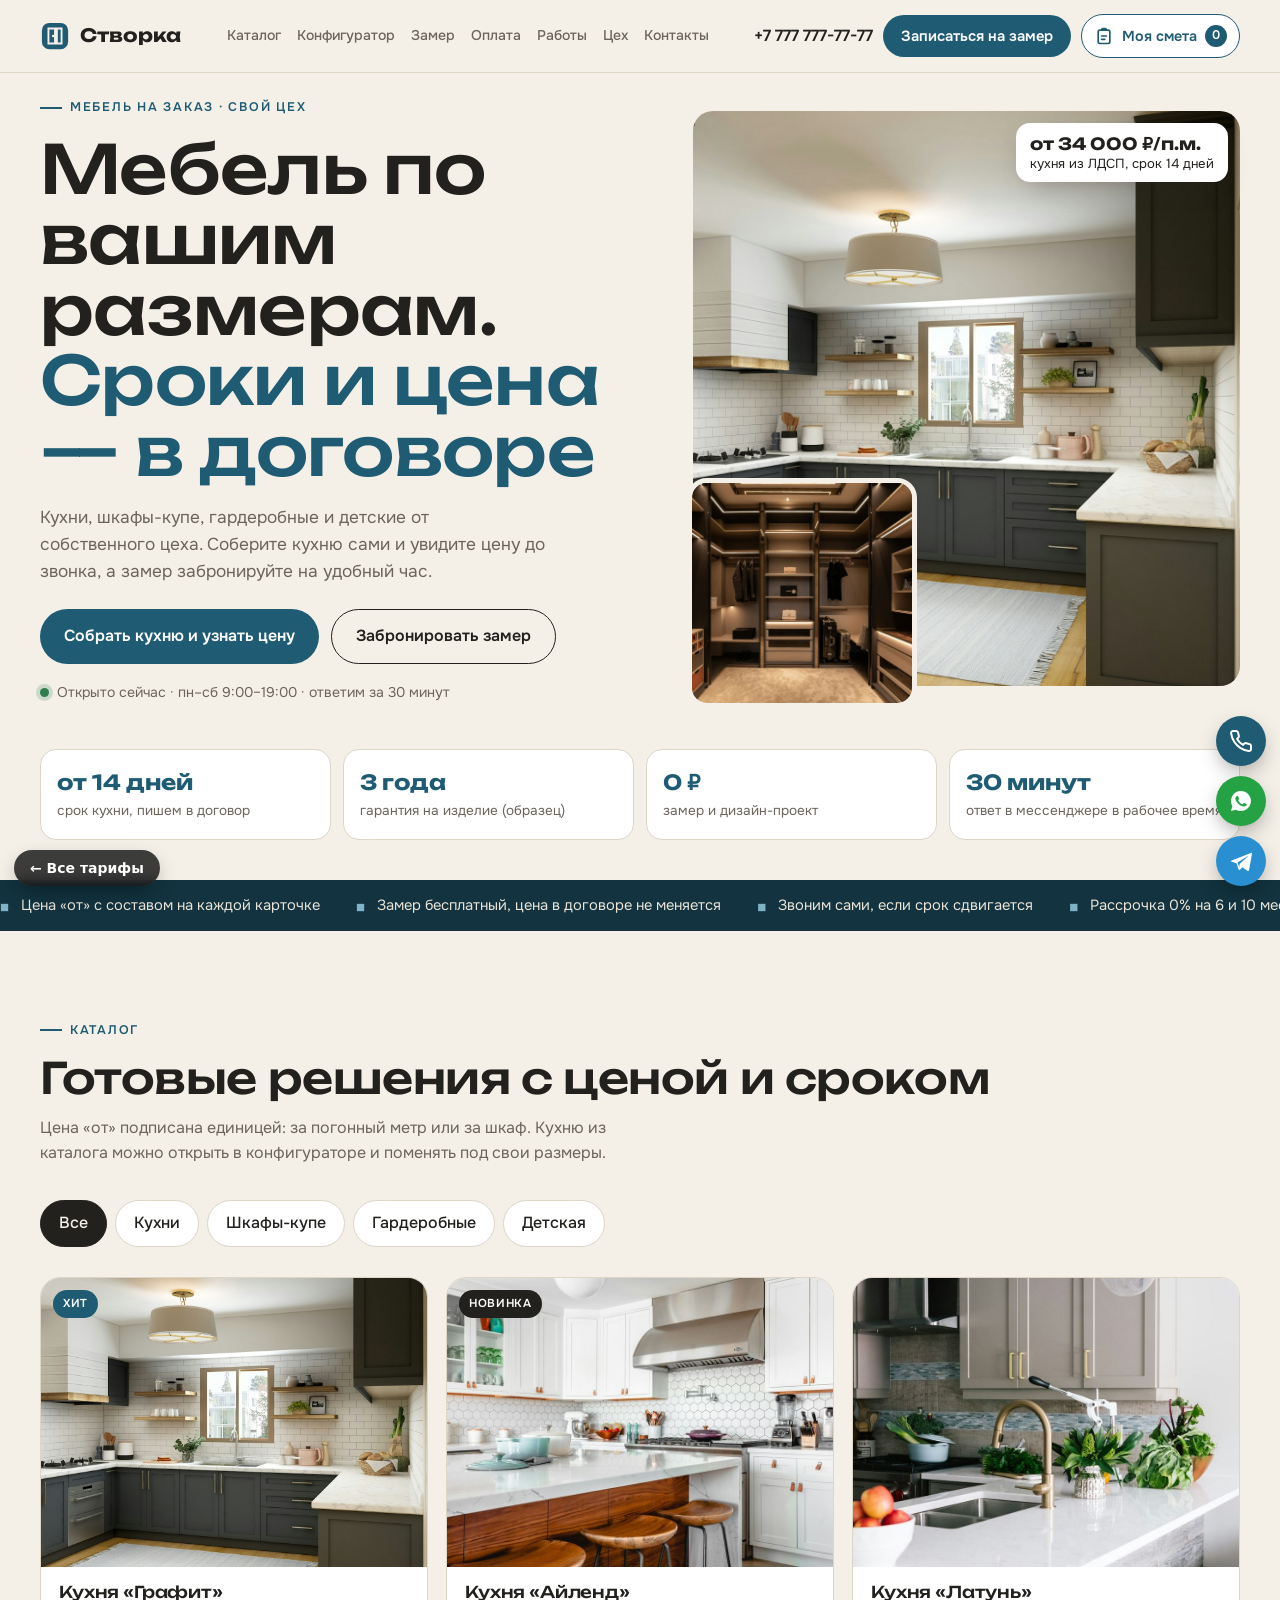
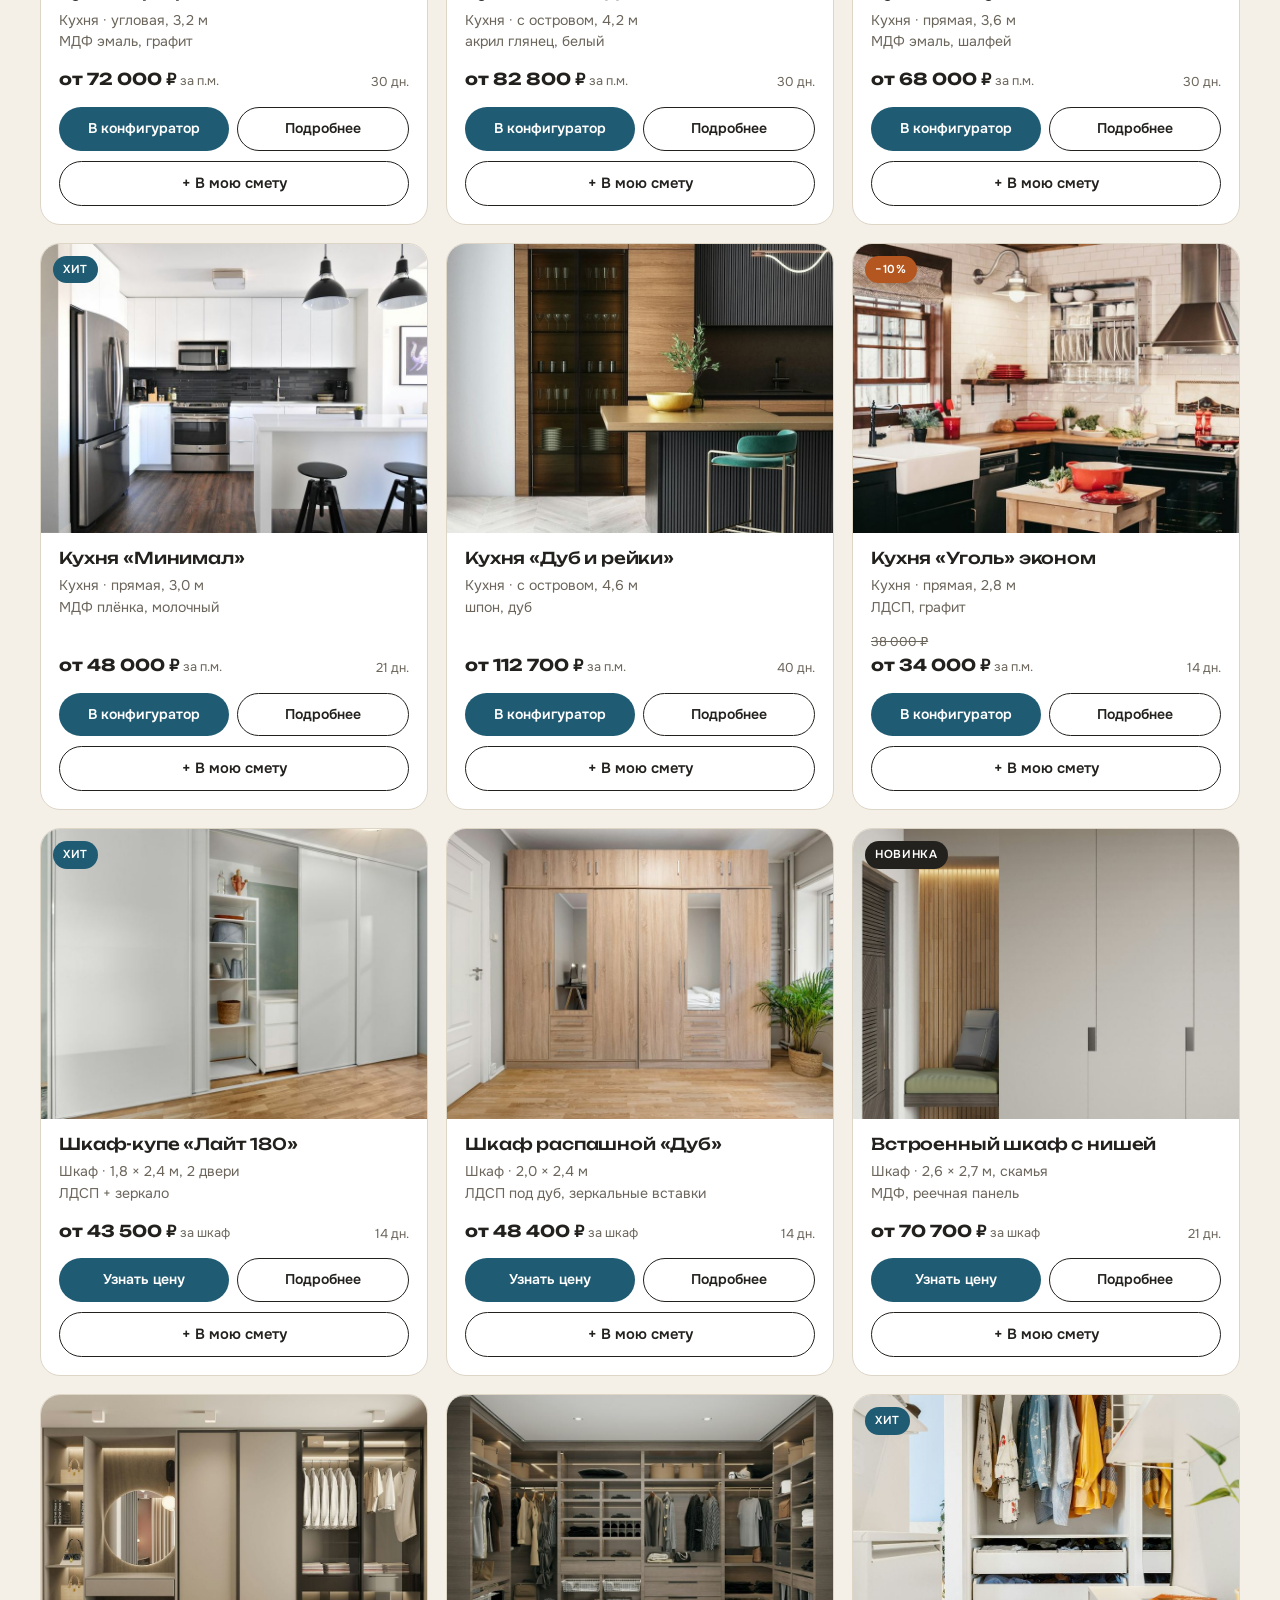
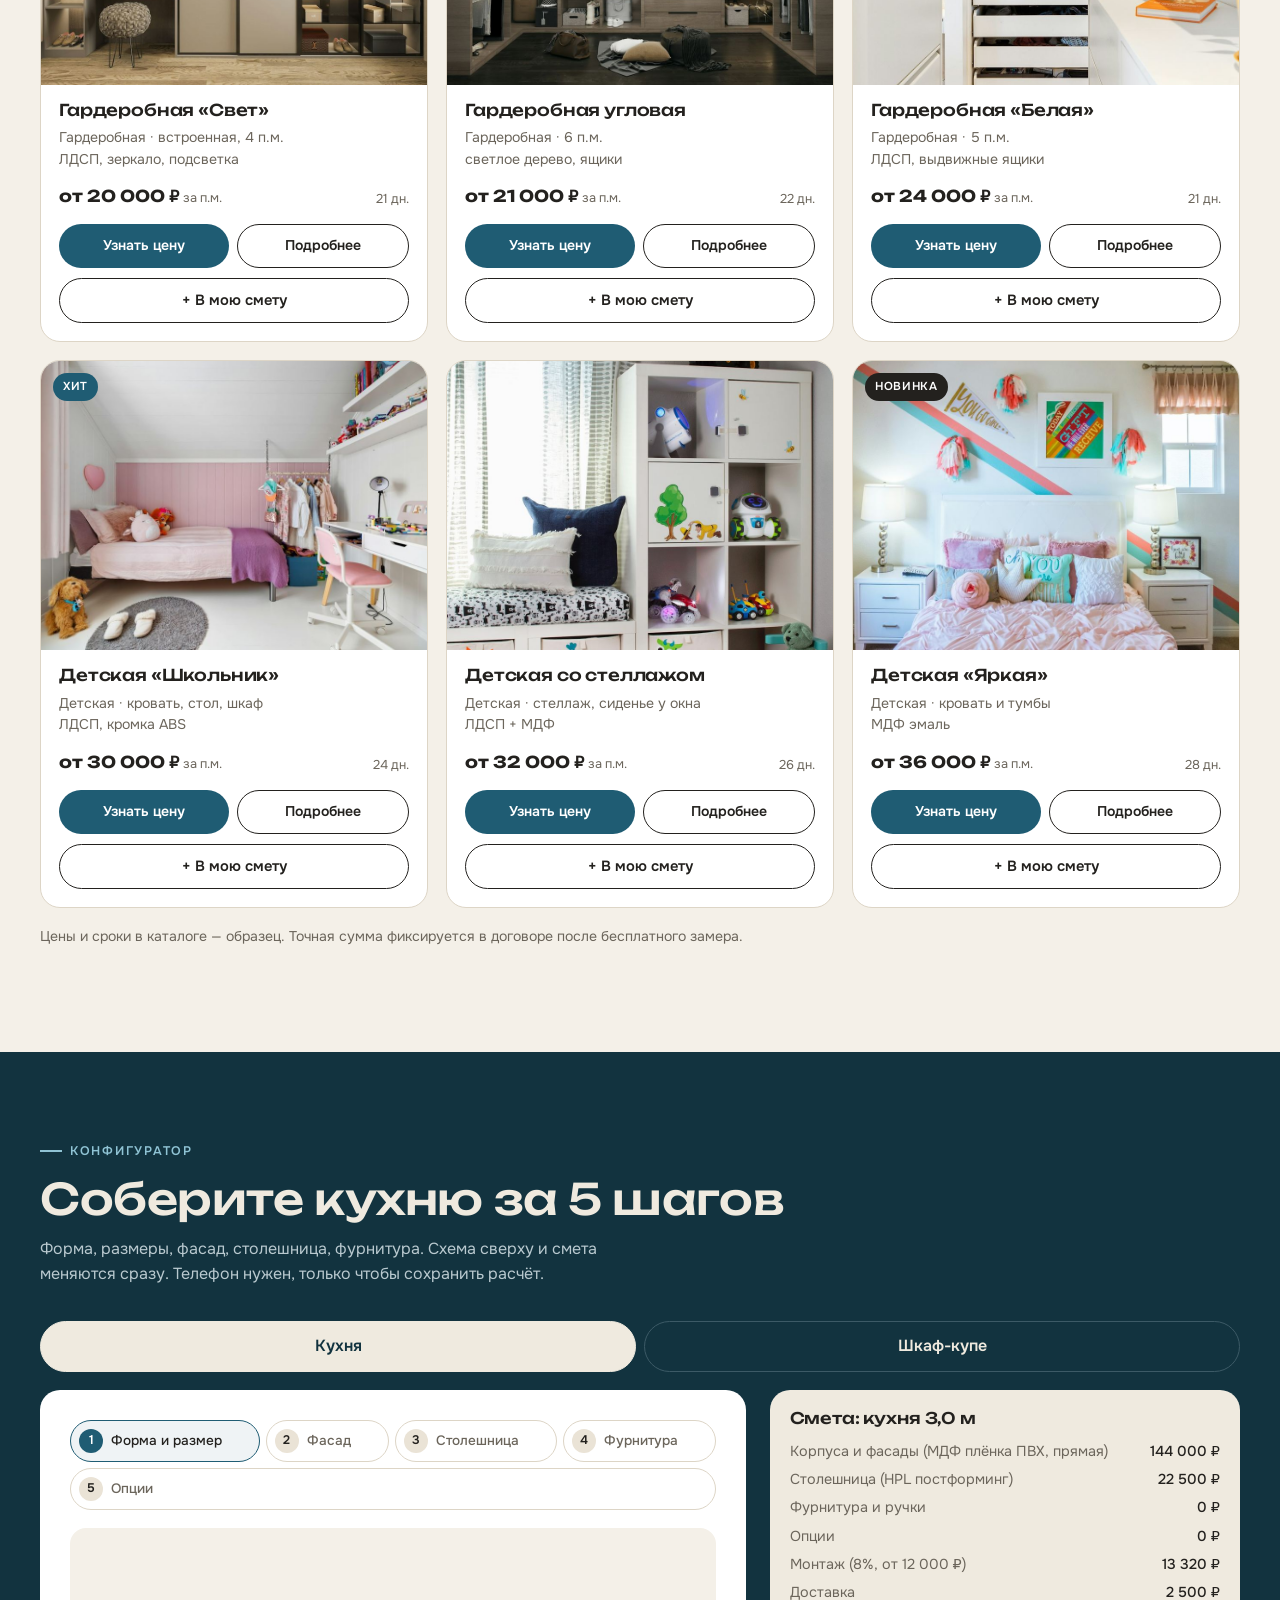
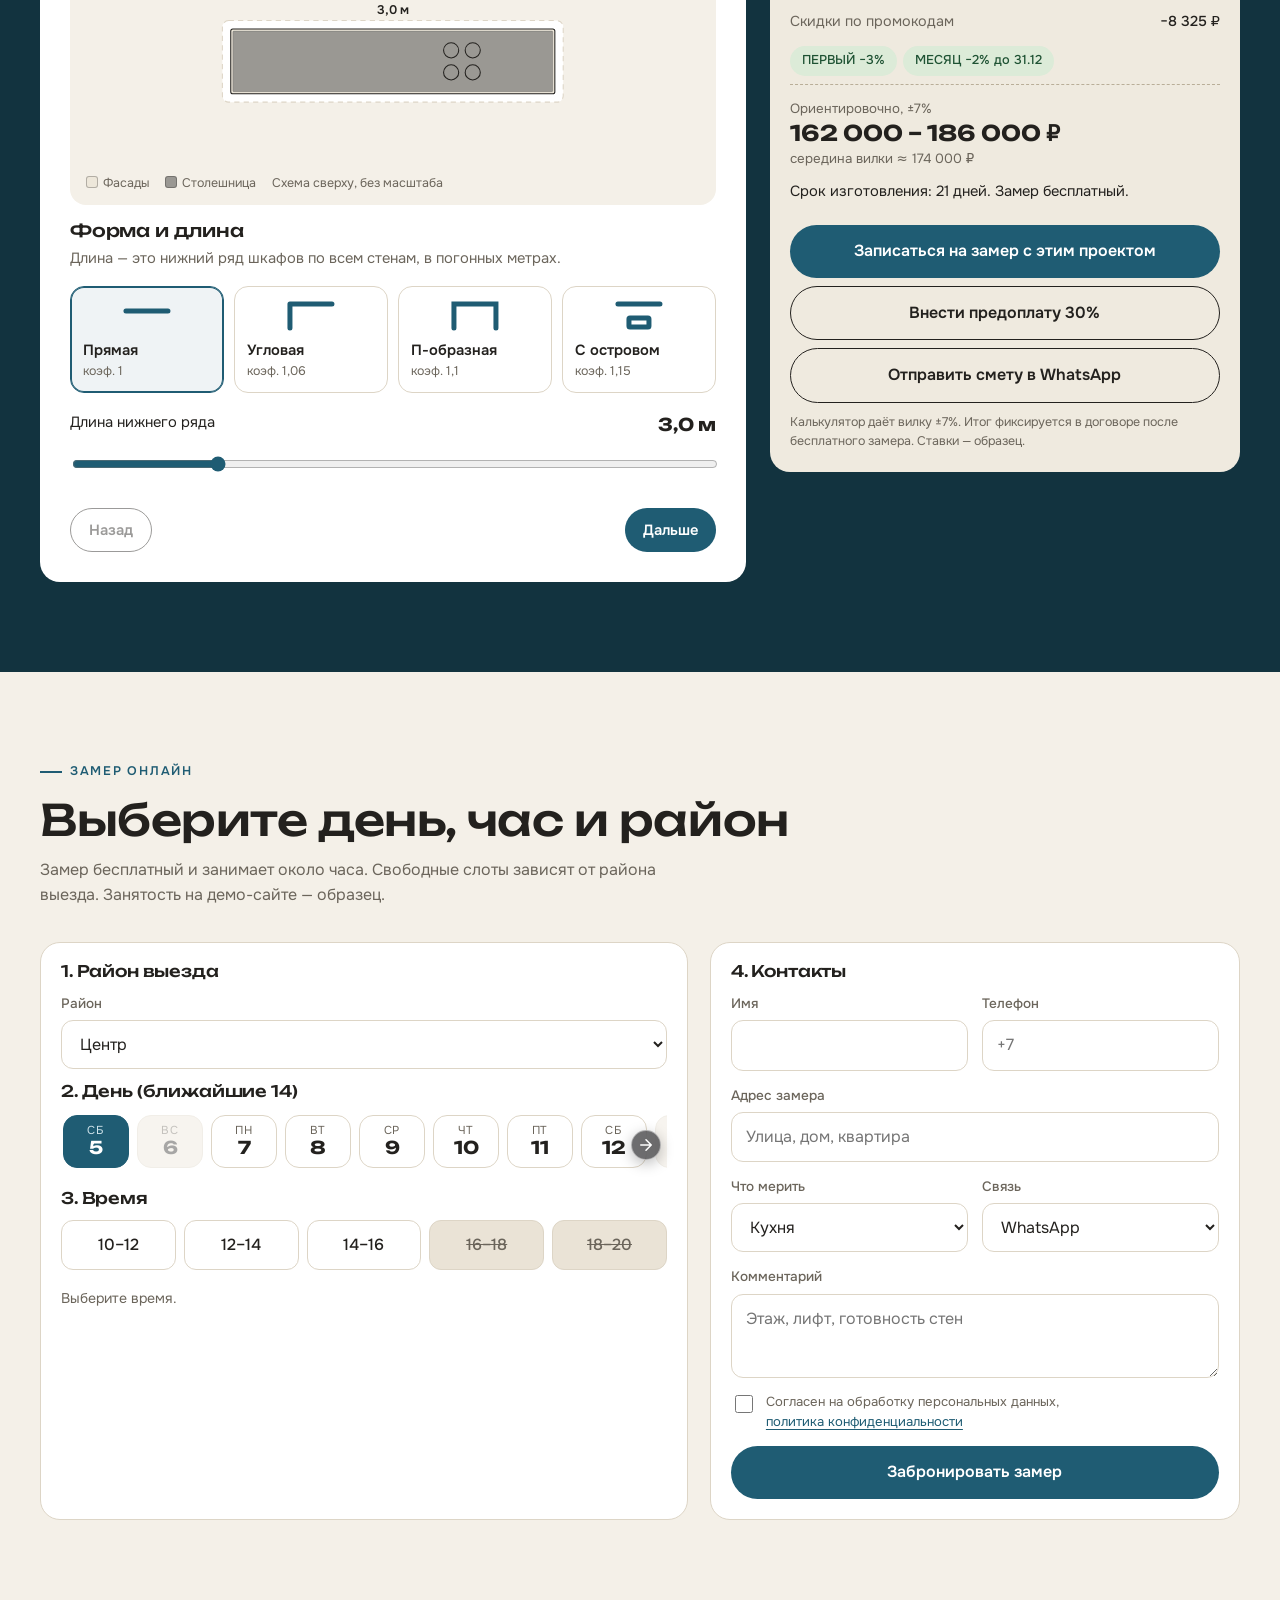
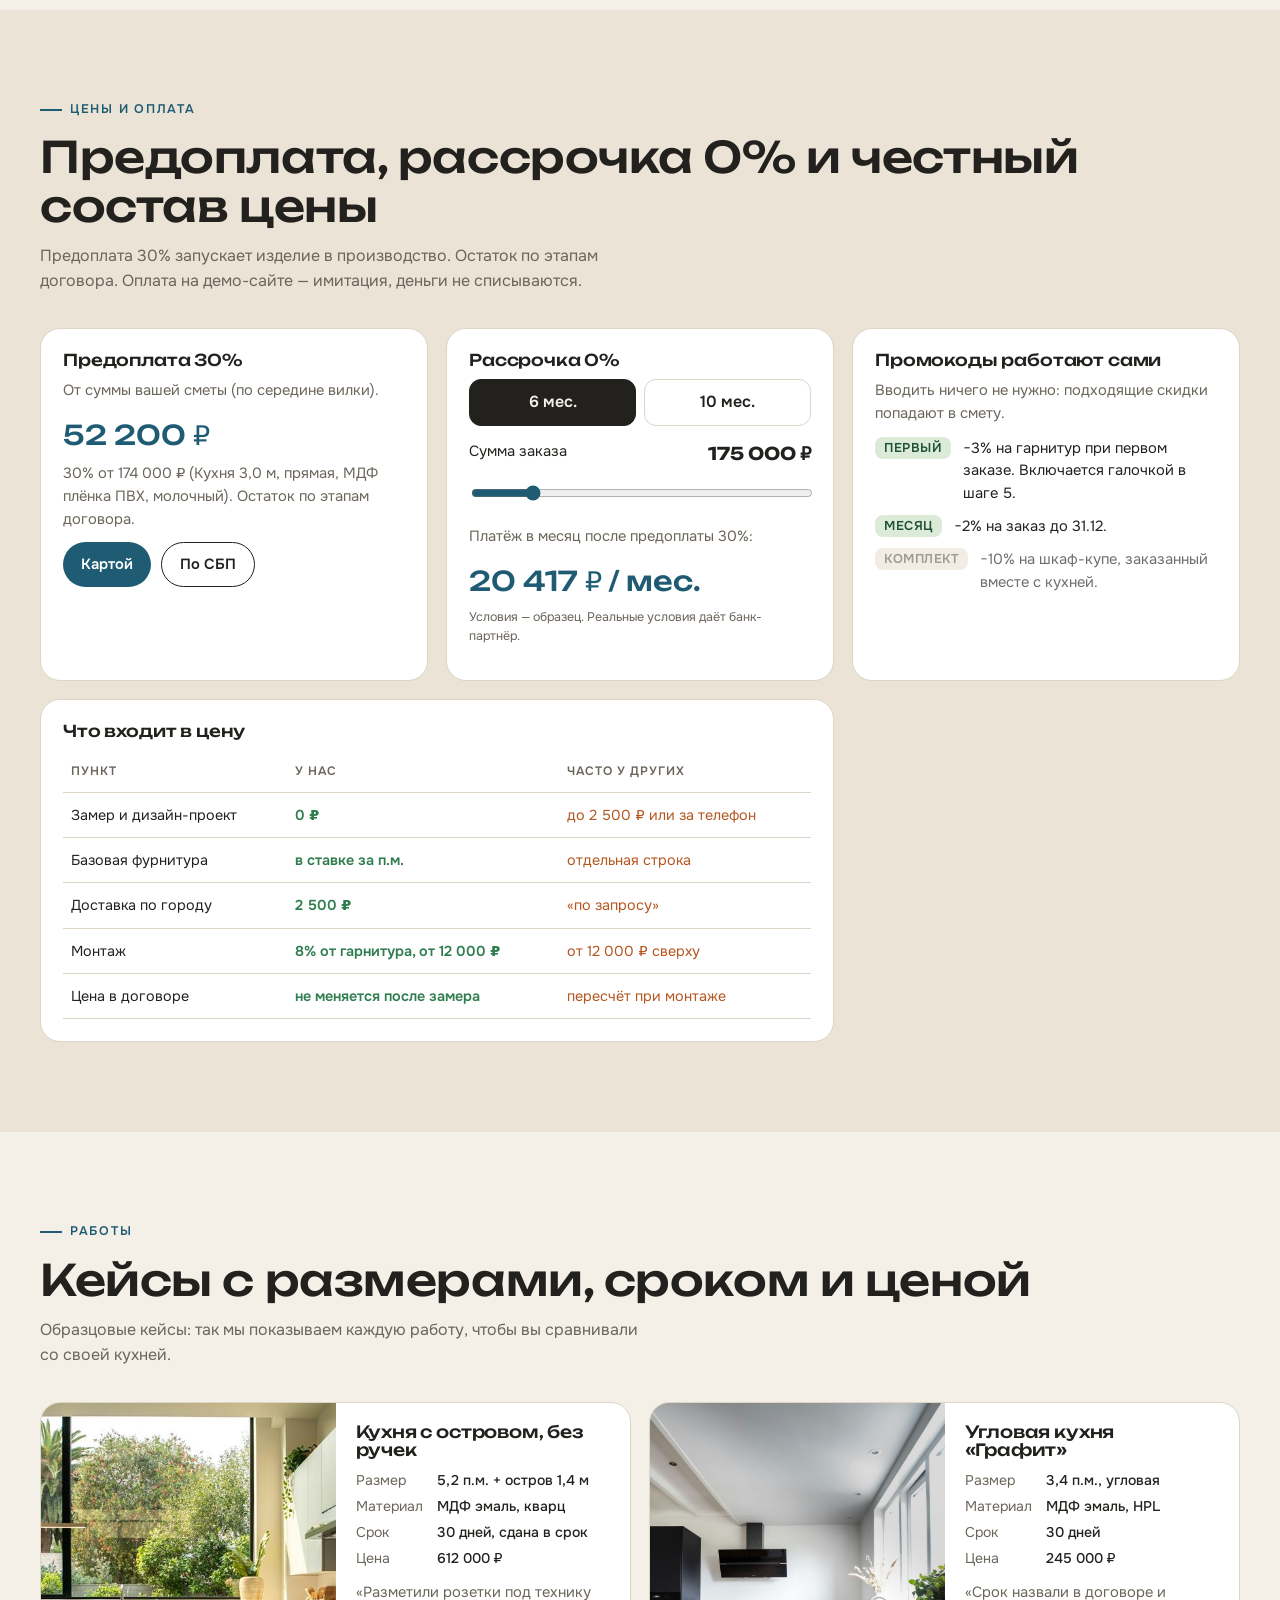
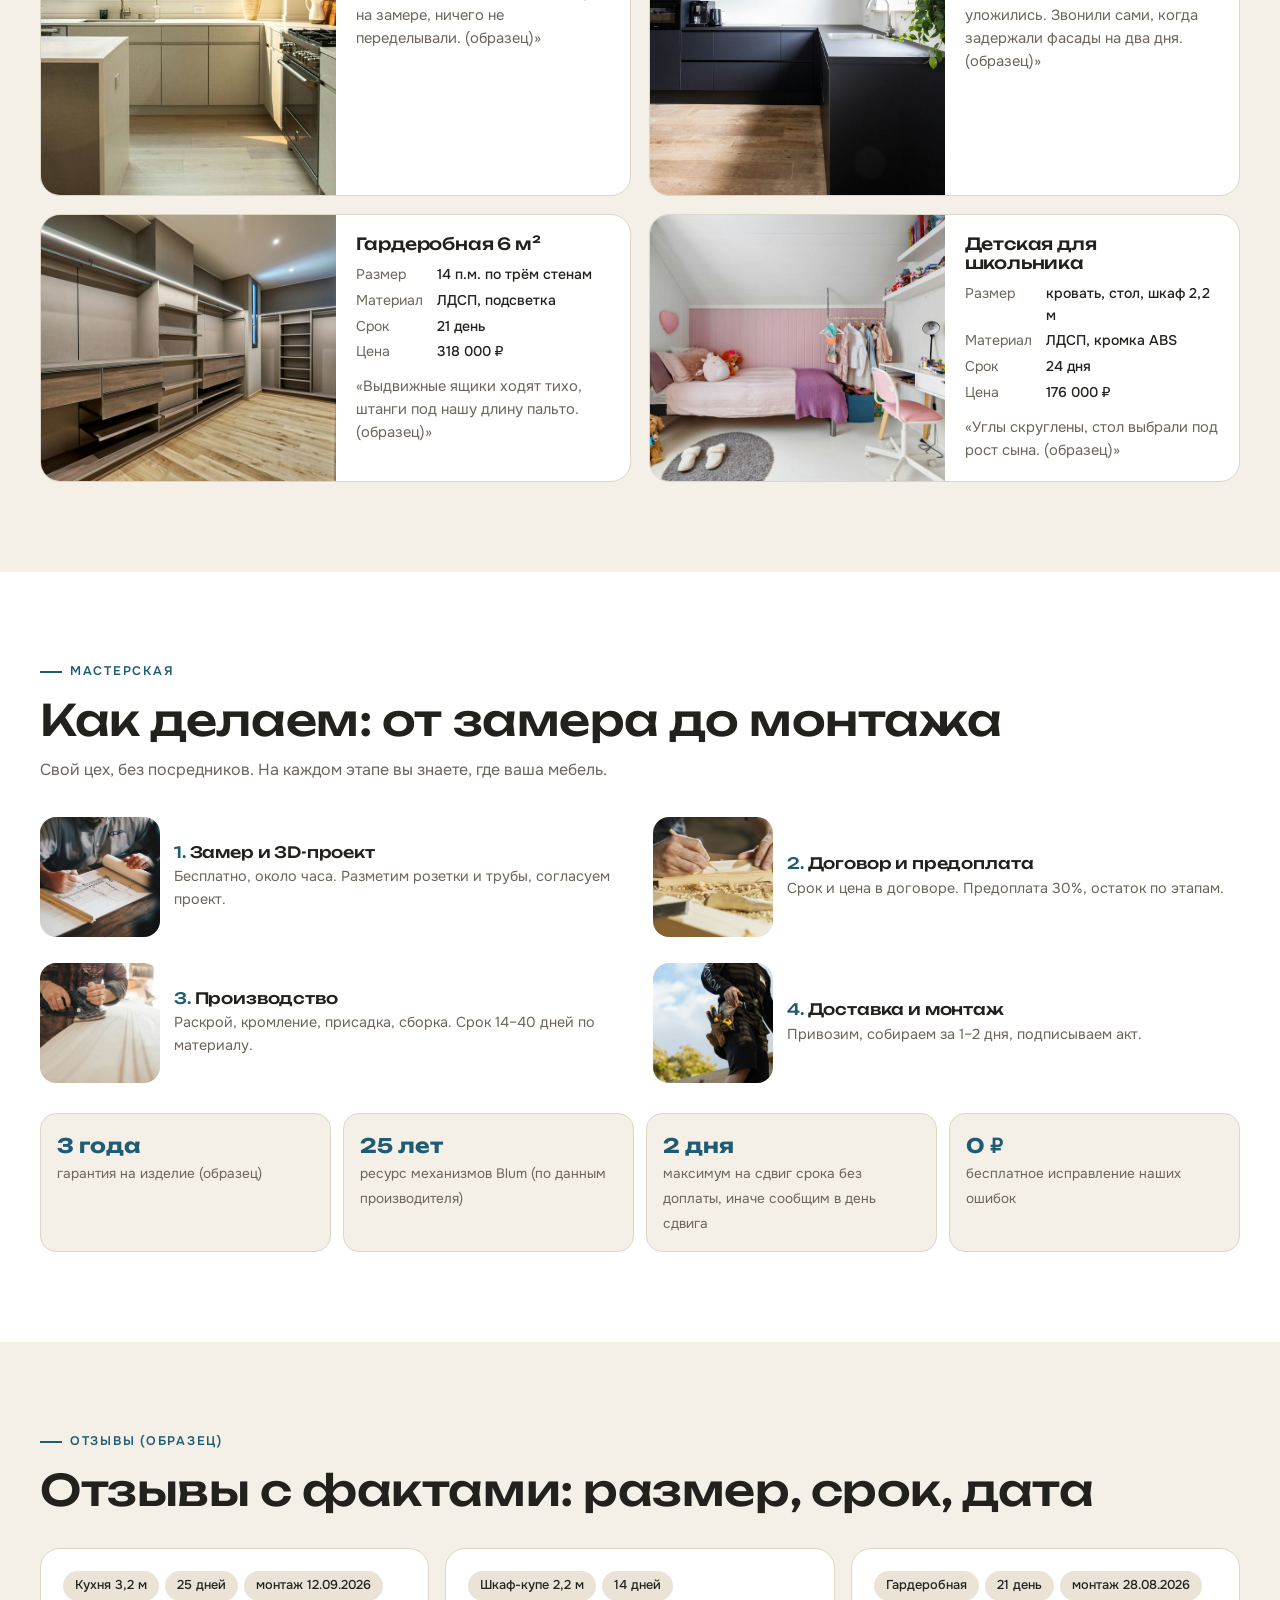
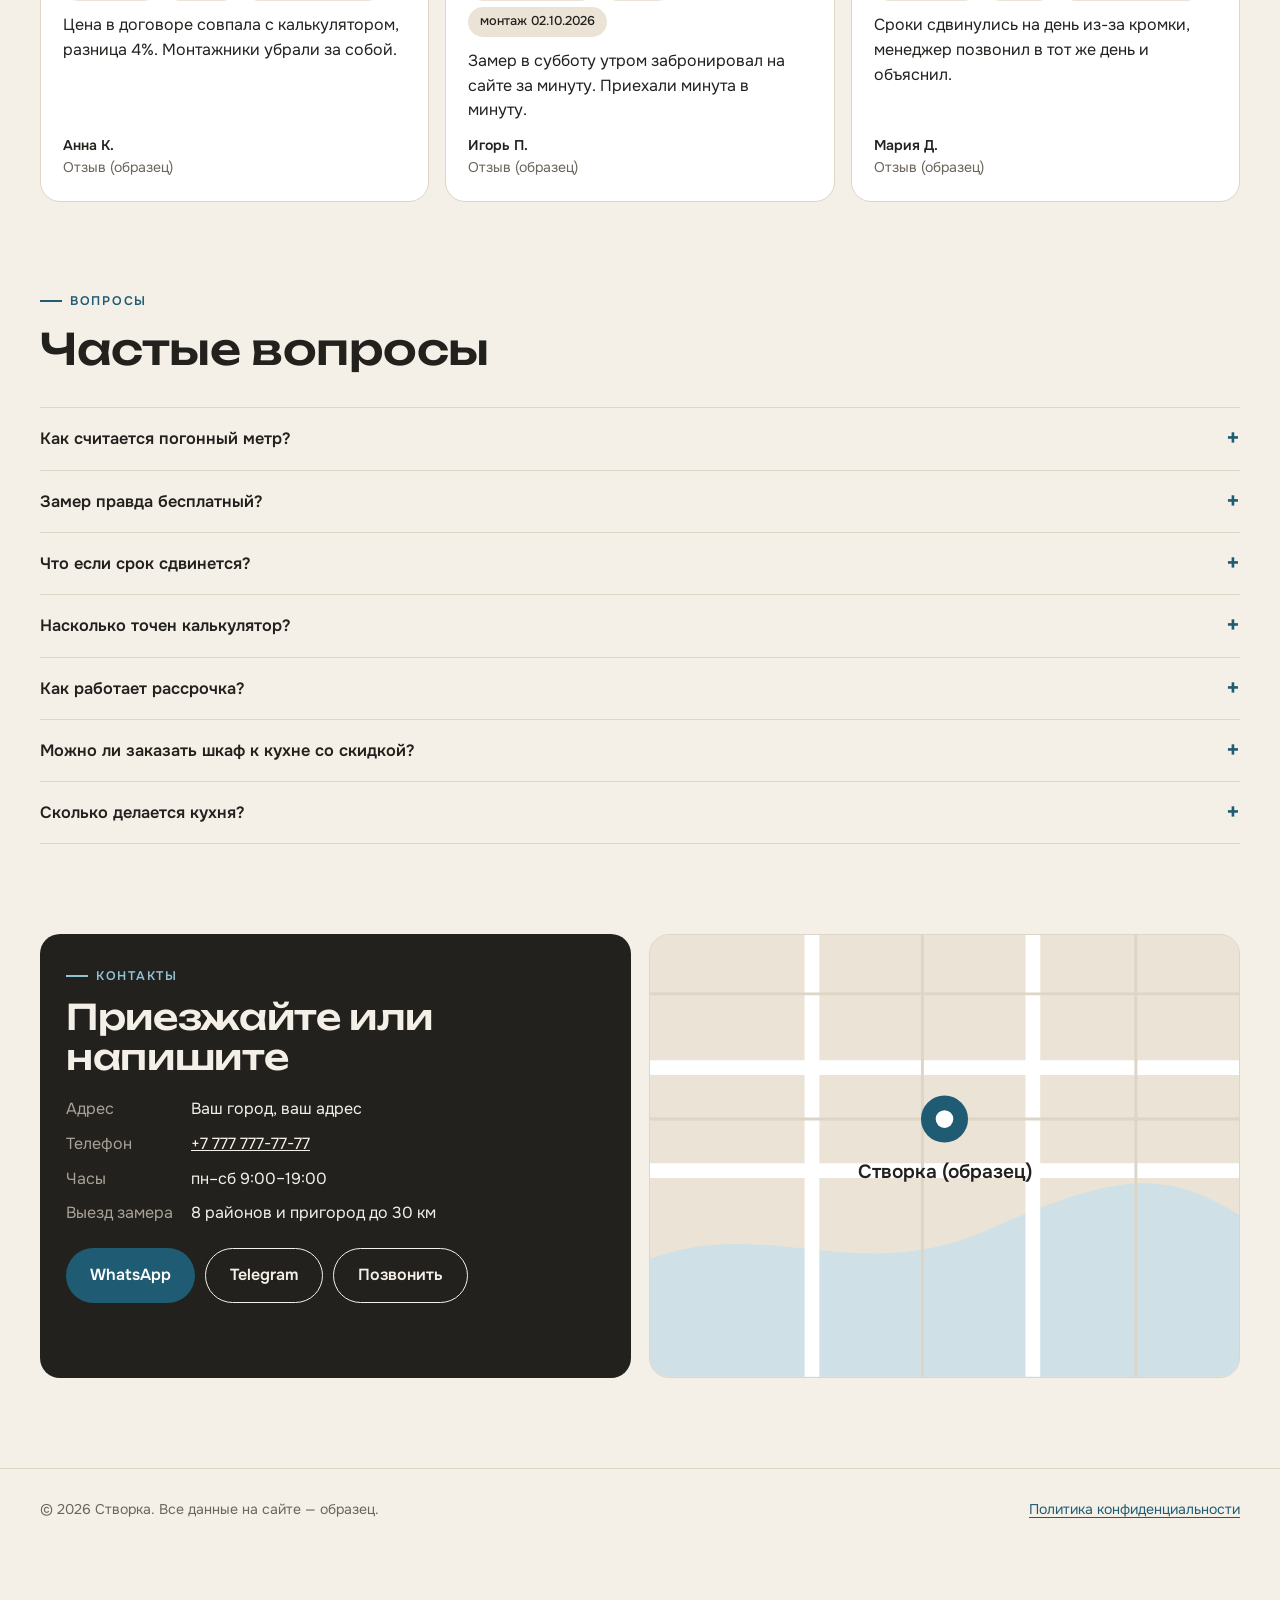
<file: 4-premium/index.html>
<!DOCTYPE html>
<html lang="ru">
<head>
<meta charset="UTF-8">
<meta name="viewport" content="width=device-width, initial-scale=1">
<meta name="robots" content="noindex, nofollow">
<title>Створка — мебель на заказ</title>
<meta name="description" content="Кухни, шкафы-купе, гардеробные и детские на заказ. Соберите кухню в конфигураторе, запишитесь на замер по слоту, рассрочка 0%. Демо-сайт, данные — образец.">
<meta property="og:title" content="Створка — мебель на заказ">
<meta property="og:description" content="Цена и срок на экране до звонка. Конфигуратор кухни, замер по слотам, рассрочка 0%.">
<link href="fonts/fonts.css" rel="stylesheet">
<!-- Яндекс Метрика: вставьте сюда код счётчика клиента -->
<style>
:root{--bg:#F4F0E8;--bg2:#EAE3D6;--card:#FFFFFF;--ink:#23211E;--mute:#6B655B;--acc:#1F5C73;--acc-ink:#FFFFFF;--line:#DDD5C6;--acc-d:#164759;--deep:#12333F;--ok:#2F7D4F;--warn:#B4561F;--r:20px}
*{box-sizing:border-box}
html{scroll-behavior:smooth;scroll-padding-top:76px;-webkit-text-size-adjust:100%}
body{margin:0;background:var(--bg);color:var(--ink);font:16px/1.55 Onest,system-ui,-apple-system,"Segoe UI",sans-serif;overflow-x:hidden}
body.lock{overflow:hidden}
[hidden]{display:none!important}
img{max-width:100%;display:block}
a{color:inherit}
button,input,select,textarea{font:inherit;color:inherit}
button{cursor:pointer}
h1,h2,h3{font-family:Unbounded,Onest,sans-serif;font-weight:500;line-height:1.12;margin:0;letter-spacing:-.01em}
:focus-visible{outline:3px solid var(--acc);outline-offset:2px}
.wr{max-width:1240px;margin:0 auto;padding:0 20px}
.sec{padding:64px 0}
.cap{display:inline-flex;align-items:center;gap:8px;font-size:.78rem;letter-spacing:.14em;text-transform:uppercase;font-weight:600;color:var(--acc)}
.cap:before{content:"";width:22px;height:2px;background:currentColor}
.sh{display:grid;gap:14px;margin-bottom:34px}
.sh h2{font-size:clamp(1.55rem,5.4vw,2.7rem)}
.sh p{margin:0;color:var(--mute);max-width:56ch}
.btn{display:inline-flex;align-items:center;justify-content:center;gap:10px;padding:14px 24px;min-height:48px;border-radius:999px;border:0;background:var(--ink);color:var(--bg);font-weight:600;text-decoration:none;transition:background .2s,transform .2s;text-align:center}
.btn:hover{transform:translateY(-1px)}
.btn.acc{background:var(--acc);color:var(--acc-ink)}.btn.acc:hover{background:var(--acc-d)}
.btn.ghost{background:transparent;color:var(--ink);border:1.5px solid var(--ink)}
.btn.ghost:hover{background:var(--ink);color:var(--bg)}
.btn.sm{padding:10px 18px;min-height:40px;font-size:.92rem}
.btn:disabled{opacity:.45;cursor:not-allowed;transform:none}
.pill{display:inline-block;padding:5px 12px;border-radius:999px;background:var(--bg2);font-size:.8rem;font-weight:500}
/* шапка */
.hd{position:fixed;top:0;left:0;right:0;z-index:40;background:rgba(244,240,232,.92);-webkit-backdrop-filter:blur(10px);backdrop-filter:blur(10px);border-bottom:1px solid var(--line)}
.hd .wr{display:flex;align-items:center;justify-content:space-between;height:64px;gap:14px}
.logo{display:flex;align-items:center;gap:10px;text-decoration:none;font-family:Unbounded,sans-serif;font-weight:700;font-size:1.15rem}
.logo svg{width:30px;height:30px;flex:none}
.hd nav{display:none}
.hd .r{display:flex;align-items:center;gap:10px}
.hd .tel{display:none;font-weight:600;text-decoration:none}
.burger{width:44px;height:44px;border-radius:50%;border:1.5px solid var(--ink);background:transparent;display:grid;place-items:center;padding:0}
.burger span,.burger span:before,.burger span:after{display:block;width:18px;height:2px;background:var(--ink);content:"";position:relative;transition:.2s}
.burger span:before{position:absolute;top:-6px}.burger span:after{position:absolute;top:6px}
.menu-open .burger span{background:transparent}.menu-open .burger span:before{top:0;transform:rotate(45deg)}.menu-open .burger span:after{top:0;transform:rotate(-45deg)}
.mnav{position:fixed;top:64px;left:0;right:0;bottom:0;z-index:39;background:var(--bg);padding:20px;display:none;overflow:auto}
.menu-open .mnav{display:block}
.mnav a{display:block;padding:15px 0;border-bottom:1px solid var(--line);font-family:Unbounded,sans-serif;font-size:1.05rem;text-decoration:none}
.mnav .btn{margin-top:20px;width:100%;font-family:Onest,sans-serif;font-size:1rem}
/* герой */
.hero{padding:92px 0 40px;position:relative;overflow:hidden}
.hero .wr{display:grid;gap:30px}
.hero h1{font-size:clamp(1.95rem,8.4vw,4.2rem);line-height:1.05;margin:16px 0 18px}
.hero h1 em{font-style:normal;color:var(--acc)}
.hero .lead{font-size:1.08rem;color:var(--mute);max-width:46ch;margin:0 0 24px}
.hero .btns{display:flex;gap:12px;flex-wrap:wrap}
.open{display:inline-flex;align-items:center;gap:8px;font-size:.88rem;color:var(--mute);margin-top:18px}
.open i{width:9px;height:9px;border-radius:50%;background:var(--mute)}
.open.on i{background:var(--ok);box-shadow:0 0 0 4px rgba(47,125,79,.2)}
.hmedia{position:relative}
.hmedia .big{border-radius:var(--r);overflow:hidden;aspect-ratio:4/4.2;background:var(--bg2)}
.hmedia img{width:100%;height:100%;object-fit:cover}
.hmedia .sm{position:absolute;left:-6px;bottom:-22px;width:42%;aspect-ratio:1;border-radius:var(--r);overflow:hidden;border:5px solid var(--bg);background:var(--bg2)}
.hmedia .sm img{width:100%;height:100%;object-fit:cover}
.hmedia .tag{position:absolute;right:12px;top:12px;background:var(--card);border-radius:14px;padding:10px 14px;box-shadow:0 10px 30px -12px rgba(35,33,30,.4);font-size:.82rem;line-height:1.3}
.hmedia .tag b{display:block;font-family:Unbounded,sans-serif;font-size:1.05rem}
.facts{display:grid;grid-template-columns:1fr 1fr;gap:12px;margin-top:44px}
.fact{background:var(--card);border:1px solid var(--line);border-radius:16px;padding:16px}
.fact b{display:block;font-family:Unbounded,sans-serif;font-size:1.3rem;color:var(--acc)}
.fact span{font-size:.85rem;color:var(--mute)}
.ticker{background:var(--deep);color:#EAE3D6;overflow:hidden;white-space:nowrap;padding:14px 0;font-size:.92rem}
.ticker div{display:inline-flex;animation:tick 38s linear infinite;will-change:transform}
.ticker span{margin-right:36px}.ticker span:before{content:"\25A0";margin-right:12px;color:#7FB4C6;font-size:.6rem}
@keyframes tick{to{transform:translateX(-50%)}}
/* каталог */
.tabs{display:flex;gap:8px;overflow-x:auto;padding-bottom:6px;margin-bottom:24px;scrollbar-width:none}
.tabs::-webkit-scrollbar{display:none}
.tab{flex:none;border:1.5px solid var(--line);background:var(--card);border-radius:999px;padding:10px 18px;font-weight:500;transition:.2s}
.tab[aria-pressed=true]{background:var(--ink);color:var(--bg);border-color:var(--ink)}
.cat{display:grid;gap:18px;grid-template-columns:1fr}
.cd{background:var(--card);border:1px solid var(--line);border-radius:var(--r);overflow:hidden;display:flex;flex-direction:column;transition:transform .25s,box-shadow .25s}
.cd:hover{transform:translateY(-3px);box-shadow:0 18px 40px -22px rgba(35,33,30,.5)}
.cd .im{position:relative;aspect-ratio:4/3;background:var(--bg2);overflow:hidden;border:0;padding:0;width:100%;display:block}
.cd .im img{width:100%;height:100%;object-fit:cover;transition:transform .8s}
.cd:hover .im img{transform:scale(1.05)}
.bdg{position:absolute;left:12px;top:12px;background:var(--acc);color:var(--acc-ink);font-size:.72rem;font-weight:600;letter-spacing:.06em;text-transform:uppercase;padding:5px 10px;border-radius:999px}
.bdg.n{background:var(--ink)}.bdg.s{background:var(--warn)}
.cd .bd{padding:16px 18px 18px;display:flex;flex-direction:column;gap:8px;flex:1}
.cd h3{font-size:1.02rem}
.cd .sp{font-size:.88rem;color:var(--mute)}
.cd .pr{margin-top:auto;display:flex;justify-content:space-between;align-items:flex-end;gap:10px;padding-top:6px}
.cd .pr b{font-family:Unbounded,sans-serif;font-size:1.02rem}
.cd .pr s{display:block;font-size:.8rem;color:var(--mute)}
.cd .pr small{color:var(--mute);font-size:.8rem}
.cd .acts{display:flex;gap:8px;margin-top:6px}
.cd .acts .btn{flex:1;padding:10px 12px;font-size:.88rem;min-height:42px}
.note{font-size:.88rem;color:var(--mute);margin-top:18px}
.cd .add{width:100%;margin-top:2px}
.cd .add[aria-pressed=true]{background:var(--ok);border-color:var(--ok);color:#fff}
.cartbtn{display:inline-flex;align-items:center;gap:8px;min-height:44px;padding:6px 12px;border-radius:999px;border:1.5px solid var(--acc);background:var(--card);color:var(--acc);font-weight:600;font-size:.9rem}
.cartbtn svg{width:20px;height:20px}
.cartbtn .n{min-width:22px;height:22px;border-radius:11px;background:var(--acc);color:var(--acc-ink);display:grid;place-items:center;font-size:.78rem;padding:0 6px}
.cartbtn .tx{display:none}
.cl{display:grid;gap:10px;margin:14px 0}
.cl .it{display:grid;grid-template-columns:1fr auto;gap:4px 10px;padding:10px 0;border-bottom:1px solid var(--line);font-size:.9rem}
.cl .it b{display:block}.cl .it small{color:var(--mute)}
.cl .it label{display:flex;align-items:center;gap:8px;color:var(--mute);font-size:.82rem;margin-top:4px}
.cl .it input{width:76px;min-height:38px;border:1.5px solid var(--line);border-radius:10px;padding:4px 8px;background:var(--card)}
.cl .sum{text-align:right;font-weight:600;white-space:nowrap}
.cl .del{background:none;border:0;color:var(--acc);text-decoration:underline;font-size:.82rem;padding:4px 0}
.ctot{display:flex;justify-content:space-between;align-items:baseline;font-weight:600;margin-bottom:10px}
.ctot b{font-family:Unbounded,sans-serif;font-size:1.15rem}
/* конфигуратор */
.cfg{background:var(--deep);color:#EFEADF}
.cfg .cap{color:#8FC3D4}
.cfg .sh p{color:#B9C9CF}
.cmodes{display:flex;gap:8px;margin-bottom:18px}
.cmodes button{flex:1;border:1.5px solid #3C5A66;background:transparent;border-radius:999px;padding:12px 10px;font-weight:600;color:#EFEADF}
.cmodes button[aria-pressed=true]{background:#EFEADF;color:var(--deep);border-color:#EFEADF}
.cg{display:grid;gap:18px;grid-template-columns:minmax(0,1fr)}.cg>*{min-width:0}.hd .r .btn{display:none}
.cmain{background:var(--card);color:var(--ink);border-radius:var(--r);padding:20px}
.stepbar{display:flex;gap:6px;margin-bottom:18px;overflow-x:auto;scrollbar-width:none}
.stepbar::-webkit-scrollbar{display:none}
.stepbar button{flex:1 0 auto;display:flex;align-items:center;gap:8px;border:1.5px solid var(--line);background:transparent;border-radius:999px;padding:8px 14px 8px 8px;font-size:.85rem;font-weight:500;white-space:nowrap;color:var(--mute)}
.stepbar b{display:grid;place-items:center;width:24px;height:24px;border-radius:50%;background:var(--bg2);font-size:.78rem;color:var(--ink)}
.stepbar button.on{border-color:var(--acc);color:var(--ink);background:rgba(31,92,115,.07)}
.stepbar button.on b,.stepbar button.done b{background:var(--acc);color:var(--acc-ink)}
.pane{display:none}.pane.on{display:block;animation:up .3s}
@keyframes up{from{opacity:0;transform:translateY(8px)}}
.pane h3{font-size:1.1rem;margin-bottom:6px}
.pane .hint{margin:0 0 16px;color:var(--mute);font-size:.92rem}
.opts{display:grid;gap:10px;grid-template-columns:1fr 1fr}
.opt{position:relative;text-align:left;border:1.5px solid var(--line);background:var(--card);border-radius:14px;padding:12px;min-height:64px;transition:.15s;display:block;width:100%}
.opt:hover{border-color:var(--acc)}
.opt[aria-pressed=true]{border-color:var(--acc);background:rgba(31,92,115,.07);box-shadow:inset 0 0 0 1px var(--acc)}
.opt b{display:block;font-size:.92rem}
.opt small{display:block;color:var(--mute);font-size:.78rem;line-height:1.3;margin-top:2px}
.opt svg{display:block;width:100%;height:34px;margin-bottom:6px}
.sw{display:grid;grid-template-columns:repeat(4,1fr);gap:10px;margin-top:16px}
.swb{border:2px solid transparent;background:transparent;padding:0;border-radius:14px;text-align:center;font-size:.78rem}
.swb i{display:block;height:46px;border-radius:12px;border:1px solid rgba(0,0,0,.15);margin-bottom:4px}
.swb[aria-pressed=true]{border-color:var(--acc)}
.rng{margin:6px 0 18px}
.rng .lb{display:flex;justify-content:space-between;font-size:.92rem;margin-bottom:8px}
.rng .lb b{font-family:Unbounded,sans-serif;font-size:1.1rem}
input[type=range]{width:100%;accent-color:var(--acc);height:32px}
.chk{display:flex;align-items:flex-start;gap:12px;padding:12px;border:1.5px solid var(--line);border-radius:14px;margin-bottom:10px;cursor:pointer}
.chk input{margin-top:4px;width:20px;height:20px;accent-color:var(--acc);flex:none}
.chk span{flex:1;font-size:.92rem}
.chk small{display:block;color:var(--mute);font-size:.8rem}
.chk em{font-style:normal;font-weight:600;white-space:nowrap;font-size:.88rem}
.nav2{display:flex;justify-content:space-between;gap:10px;margin-top:20px}
.plan{background:var(--bg);border-radius:16px;padding:10px;margin-bottom:16px}
.plan svg{width:100%;height:auto;max-height:230px;display:block}
.plan .lg{display:flex;gap:16px;flex-wrap:wrap;font-size:.78rem;color:var(--mute);padding:6px 6px 2px}
.plan .lg i{display:inline-block;width:12px;height:12px;border-radius:3px;border:1px solid rgba(0,0,0,.25);vertical-align:-1px;margin-right:5px}
.sumbox{background:#EFEADF;color:var(--ink);border-radius:var(--r);padding:20px;align-self:start}
.sumbox h3{font-size:1rem;margin-bottom:12px}
.sumbox dl{margin:0 0 14px;display:grid;grid-template-columns:1fr auto;gap:6px 14px;font-size:.9rem}
.sumbox dt{color:var(--mute)}.sumbox dd{margin:0;text-align:right;font-weight:500}
.sumbox .tot{border-top:1.5px dashed #B9AE98;padding-top:14px;margin-top:6px}
.sumbox .tot small{display:block;color:var(--mute)}
.sumbox .tot b{display:block;font-family:Unbounded,sans-serif;font-size:1.35rem;line-height:1.2;margin:2px 0}
.sumbox .term{margin:10px 0 14px;font-size:.92rem}
.sumbox .btn{width:100%;margin-top:8px}
.sumbox .fine{font-size:.78rem;color:var(--mute);margin:10px 0 0}
.promos{display:flex;flex-wrap:wrap;gap:6px;margin:8px 0}
.promos .pill{background:#DCEBD8;color:#1E5233}
.mini{position:sticky;top:64px;z-index:5;background:var(--ink);color:var(--bg);border-radius:14px;padding:10px 16px;display:flex;justify-content:space-between;align-items:center;gap:12px;font-size:.88rem;margin-bottom:12px}
.mini b{font-family:Unbounded,sans-serif;font-size:1rem}
/* замер */
.bk{display:grid;gap:22px;grid-template-columns:minmax(0,1fr)}.bk>*{min-width:0}
.bkbox{background:var(--card);border:1px solid var(--line);border-radius:var(--r);padding:20px}
.bkbox h3{font-size:1rem;margin-bottom:12px}
.fld{display:grid;gap:6px;margin-bottom:14px}
.fld label,.fld .l{font-size:.85rem;color:var(--mute);font-weight:500}
.fld input,.fld select,.fld textarea{border:1.5px solid var(--line);border-radius:12px;padding:12px 14px;background:var(--card);width:100%;min-height:48px}
.fld textarea{min-height:84px;resize:vertical}
.fld input:focus,.fld select:focus,.fld textarea:focus{border-color:var(--acc);outline:0}
.f2{display:grid;gap:0 14px;grid-template-columns:1fr}
.days{display:flex;gap:8px;overflow-x:auto;padding:2px 2px 10px;scrollbar-width:thin}
.day{flex:0 0 66px;border:1.5px solid var(--line);background:var(--card);border-radius:14px;padding:8px 4px;text-align:center;line-height:1.2}
.day small{display:block;color:var(--mute);font-size:.72rem;text-transform:uppercase;letter-spacing:.06em}
.day b{font-family:Unbounded,sans-serif;font-size:1.1rem}
.day[aria-pressed=true]{background:var(--acc);color:var(--acc-ink);border-color:var(--acc)}.day[aria-pressed=true] small{color:#CFE3EA}
.day:disabled{opacity:.4;cursor:not-allowed;background:var(--bg2)}
.slots{display:grid;grid-template-columns:1fr 1fr;gap:8px}
.slot{border:1.5px solid var(--line);background:var(--card);border-radius:12px;padding:12px 8px;font-weight:500}
.slot[aria-pressed=true]{background:var(--acc);color:var(--acc-ink);border-color:var(--acc)}
.slot:disabled{text-decoration:line-through;color:var(--mute);background:var(--bg2);cursor:not-allowed}
.proj{display:flex;gap:10px;align-items:flex-start;background:rgba(31,92,115,.08);border:1px dashed var(--acc);border-radius:14px;padding:12px;margin-bottom:14px;font-size:.9rem}
.proj input{margin-top:4px;accent-color:var(--acc);width:18px;height:18px;flex:none}
.agree{display:flex;gap:10px;align-items:flex-start;font-size:.82rem;color:var(--mute);margin:4px 0 14px}
.agree input{margin-top:3px;accent-color:var(--acc);width:18px;height:18px;flex:none}
.agree a,.lnk{color:var(--acc);text-decoration:underline;text-underline-offset:3px;background:none;border:0;padding:0;font:inherit;cursor:pointer}
.ok{background:#E3F0E6;border:1px solid #B8D8C0;border-radius:var(--r);padding:20px;display:none}
.ok.show{display:block;animation:up .3s}
.ok h3{font-size:1.05rem;margin-bottom:8px;color:#1E5233}
.ok .btns{display:flex;gap:10px;flex-wrap:wrap;margin-top:14px}
/* оплата */
.pay{background:var(--bg2)}
.pg{display:grid;gap:18px}
.pc{background:var(--card);border:1px solid var(--line);border-radius:var(--r);padding:22px}
.pc h3{font-size:1.02rem;margin-bottom:10px}
.pc .big{font-family:Unbounded,sans-serif;font-size:1.7rem;color:var(--acc);margin:6px 0}
.pc p{margin:0 0 12px;color:var(--mute);font-size:.92rem}
.pc .btns{display:flex;gap:10px;flex-wrap:wrap}
.mo{display:flex;gap:8px;margin:8px 0 14px}
.mo button{flex:1;border:1.5px solid var(--line);background:transparent;border-radius:12px;padding:10px;font-weight:600}
.mo button[aria-pressed=true]{background:var(--ink);color:var(--bg);border-color:var(--ink)}
.pl{list-style:none;margin:0;padding:0;display:grid;gap:10px}
.pl li{display:grid;grid-template-columns:auto 1fr;gap:12px;align-items:start;font-size:.92rem}
.pl code{background:#DCEBD8;color:#1E5233;border-radius:8px;padding:3px 9px;font:600 .8rem Onest,sans-serif;letter-spacing:.04em}
.pl li.off code{background:var(--bg2);color:var(--mute)}.pl li.off{opacity:.65}
.incl{width:100%;border-collapse:collapse;font-size:.9rem}
.incl th,.incl td{text-align:left;padding:11px 8px;border-bottom:1px solid var(--line);vertical-align:top}
.incl th{font-size:.76rem;text-transform:uppercase;letter-spacing:.08em;color:var(--mute);font-weight:600}
.incl td:nth-child(2){color:var(--ok);font-weight:600}.incl td:nth-child(3){color:var(--warn)}
.tw{overflow-x:auto}
/* работы */
.cases{display:grid;gap:18px}
.case{background:var(--card);border:1px solid var(--line);border-radius:var(--r);overflow:hidden;display:grid}
.case .im{aspect-ratio:16/10;background:var(--bg2)}
.case .im img{width:100%;height:100%;object-fit:cover}
.case .bd{padding:20px}
.case h3{font-size:1.05rem;margin-bottom:10px}
.case dl{display:grid;grid-template-columns:auto 1fr;gap:4px 14px;margin:0 0 12px;font-size:.88rem}
.case dt{color:var(--mute)}.case dd{margin:0;font-weight:500}
.case q{display:block;font-size:.92rem;color:var(--mute);quotes:"«" "»"}
/* цех */
.mk{background:var(--card)}
.steps{display:grid;gap:18px;counter-reset:s}
.stp{display:grid;grid-template-columns:96px 1fr;gap:14px;align-items:center}
.stp .im{aspect-ratio:1;border-radius:16px;overflow:hidden;background:var(--bg2)}
.stp img{width:100%;height:100%;object-fit:cover}
.stp h3{font-size:.98rem;margin-bottom:4px}
.stp h3:before{counter-increment:s;content:counter(s) ". ";color:var(--acc)}
.stp p{margin:0;font-size:.9rem;color:var(--mute)}
.gar{display:grid;gap:12px;margin-top:30px;grid-template-columns:1fr 1fr}
.gar div{border:1px solid var(--line);border-radius:16px;padding:16px;background:var(--bg)}
.gar b{display:block;font-family:Unbounded,sans-serif;color:var(--acc);font-size:1.25rem}
.gar span{font-size:.85rem;color:var(--mute)}
/* отзывы */
.rvs{display:grid;gap:16px}
.rv{background:var(--card);border:1px solid var(--line);border-radius:var(--r);padding:22px;display:flex;flex-direction:column;gap:12px}
.rv p{margin:0;font-size:1rem}
.rv .fx{display:flex;flex-wrap:wrap;gap:6px}
.rv cite{font-style:normal;font-size:.88rem;color:var(--mute);margin-top:auto}
.rv cite b{color:var(--ink);display:block}
/* faq */
.faq details{border-bottom:1px solid var(--line);padding:18px 0}
.faq details:first-child{border-top:1px solid var(--line)}
.faq summary{list-style:none;cursor:pointer;display:flex;justify-content:space-between;gap:16px;font-weight:600;font-size:1.02rem}
.faq summary::-webkit-details-marker{display:none}
.faq summary:after{content:"+";font-size:1.5rem;line-height:1;color:var(--acc);transition:transform .25s;flex:none}
.faq details[open] summary:after{transform:rotate(45deg)}
.faq p{margin:10px 0 0;color:var(--mute);max-width:64ch}
/* контакты */
.ctg{display:grid;gap:18px}
.ctc{background:var(--ink);color:var(--bg);border-radius:var(--r);padding:26px}
.ctc h2{font-size:clamp(1.4rem,5vw,2.2rem);margin-bottom:20px}
.ctc dl{display:grid;grid-template-columns:auto 1fr;gap:10px 18px;margin:0 0 22px}
.ctc dt{color:#A9A296}.ctc dd{margin:0}
.ctc .btns{display:flex;gap:10px;flex-wrap:wrap}
.ctc .btn.ghost{color:var(--bg);border-color:var(--bg)}.ctc .btn.ghost:hover{background:var(--bg);color:var(--ink)}
.map{border-radius:var(--r);overflow:hidden;background:var(--bg2);border:1px solid var(--line);min-height:260px}
.map svg{display:block;width:100%;height:100%;min-height:260px}
footer.f{padding:30px 0 110px;color:var(--mute);font-size:.88rem;border-top:1px solid var(--line)}
footer.f .wr{display:flex;flex-wrap:wrap;gap:10px 24px;justify-content:space-between}
/* плавающие кнопки */
.fab{position:fixed;right:14px;bottom:calc(14px + env(safe-area-inset-bottom,0px));z-index:45;display:flex;flex-direction:column;gap:10px}
.fab a{width:50px;height:50px;border-radius:50%;display:grid;place-items:center;color:#fff;box-shadow:0 8px 22px -6px rgba(0,0,0,.45);text-decoration:none}
.fab svg{width:24px;height:24px}
.fab .c1{background:var(--acc)}.fab .c2{background:#25A244}.fab .c3{background:#2A8FD0}
/* модалка */
.md{position:fixed;inset:0;z-index:80;display:none;align-items:center;justify-content:center;padding:14px;background:rgba(35,33,30,.62)}
.md.show{display:flex;animation:fd .2s}
@keyframes fd{from{opacity:0}}
.mb{background:var(--card);border-radius:var(--r);width:min(860px,100%);max-height:calc(100vh - 28px);overflow:auto;position:relative}
.mb.nr{width:min(460px,100%);padding:26px}
.mx{position:absolute;right:10px;top:10px;width:44px;height:44px;border-radius:50%;border:0;background:rgba(255,255,255,.9);font-size:1.5rem;line-height:1;z-index:2;box-shadow:0 2px 10px rgba(0,0,0,.2)}
.mb.nr .mx{background:var(--bg2);box-shadow:none}
.mb .mi{aspect-ratio:16/10;background:var(--bg2)}
.mb .mi img{width:100%;height:100%;object-fit:cover}
.mb .mt{padding:22px}
.mb h3{font-size:1.2rem;margin-bottom:8px}
.mb dl{display:grid;grid-template-columns:auto 1fr;gap:6px 16px;margin:12px 0 18px;font-size:.92rem}
.mb dt{color:var(--mute)}.mb dd{margin:0;font-weight:500}
.mb .btns{display:flex;gap:10px;flex-wrap:wrap}
.mb p{margin:0 0 12px;color:var(--mute);font-size:.92rem}
.qr{width:150px;height:150px;margin:10px auto;display:block}
.sp2{width:34px;height:34px;border-radius:50%;border:4px solid var(--line);border-top-color:var(--acc);animation:rot .8s linear infinite;margin:20px auto}
@keyframes rot{to{transform:rotate(360deg)}}
.toast{position:fixed;left:50%;bottom:80px;transform:translate(-50%,20px);background:var(--ink);color:var(--bg);padding:12px 20px;border-radius:999px;font-size:.9rem;z-index:90;opacity:0;pointer-events:none;transition:.3s;max-width:92vw;text-align:center}
.toast.show{opacity:1;transform:translate(-50%,0)}
.rev{opacity:0;transform:translateY(18px);transition:opacity .6s,transform .6s}
.rev.in{opacity:1;transform:none}
.ph{display:grid;place-items:center;width:100%;height:100%;background:linear-gradient(135deg,var(--bg2),var(--line));color:var(--mute);font-size:.8rem}
@media(prefers-reduced-motion:reduce){*{animation:none!important;transition:none!important;scroll-behavior:auto!important}.rev{opacity:1;transform:none}.ticker div{padding-left:0}}
@media(min-width:768px){
.cartbtn .tx{display:inline}
.sec{padding:90px 0}
.hero .wr{grid-template-columns:1.05fr .95fr;align-items:center;gap:48px}
.facts{grid-template-columns:repeat(4,1fr)}
.cat{grid-template-columns:1fr 1fr}
.opts{grid-template-columns:repeat(3,1fr)}
.f2{grid-template-columns:1fr 1fr}
.slots{grid-template-columns:repeat(5,1fr)}
.pg{grid-template-columns:1fr 1fr}
.pg .wide{grid-column:1/-1}
.cases{grid-template-columns:1fr 1fr}
.rvs{grid-template-columns:repeat(3,1fr)}
.steps{grid-template-columns:1fr 1fr;gap:26px}
.stp{grid-template-columns:120px 1fr}
.gar{grid-template-columns:repeat(4,1fr)}
.ctg{grid-template-columns:1fr 1fr}
.mb.big{display:grid;grid-template-columns:1.1fr 1fr}
.mb.big .mi{aspect-ratio:auto;min-height:100%}
.sw{grid-template-columns:repeat(8,1fr)}
}

@media(min-width:1200px){
.mini{display:none}
.hd nav{display:flex;gap:22px;font-size:.92rem}
.hd nav a{text-decoration:none;color:var(--mute);font-weight:500}.hd nav a:hover{color:var(--ink)}
.hd .tel{display:block}
.burger{display:none}
.hd .wr{height:72px}
.cat{grid-template-columns:repeat(3,1fr)}
.cg{grid-template-columns:minmax(0,1.5fr) minmax(0,1fr);gap:24px}.hd .r .btn{display:inline-flex}
.cmain{padding:30px}
.sumbox{position:sticky;top:90px}
.bk{grid-template-columns:minmax(0,1.1fr) minmax(0,.9fr)}
.pg{grid-template-columns:1fr 1fr 1fr}
.pg .wide{grid-column:span 2}
.cases{grid-template-columns:repeat(2,1fr)}
.case{grid-template-columns:1fr 1fr}
.case .im{aspect-ratio:auto;min-height:100%}
.steps{grid-template-columns:repeat(2,1fr)}
.opts.c4{grid-template-columns:repeat(4,1fr)}
.stepbar{flex-wrap:wrap}
}
@media(min-width:1200px) and (max-width:1300px){.hd nav{gap:16px;font-size:.88rem}}
</style>
</head>
<body>
<a href="../index.html" class="tarify-back" aria-label="Вернуться ко всем тарифам" style="position:fixed;left:14px;bottom:calc(14px + env(safe-area-inset-bottom,0px));z-index:2147483000;display:inline-flex;align-items:center;gap:6px;padding:11px 16px;border-radius:999px;background:rgba(20,20,20,.82);color:#fff;font:600 14px/1 system-ui,-apple-system,'Segoe UI',Roboto,sans-serif;text-decoration:none;box-shadow:0 8px 22px -6px rgba(0,0,0,.45);-webkit-backdrop-filter:blur(6px);backdrop-filter:blur(6px)">← Все тарифы</a><script data-fp>(function(){try{var k="fp:"+location.pathname.split("/")[1],q=/[?&]from=portfolio(&|$)/.test(location.search);if(q)sessionStorage.setItem(k,"1");if(q||sessionStorage.getItem(k)){var b=document.querySelector(".tarify-back");if(b)b.style.display="none"}}catch(e){}})();</script>
<header class="hd" id="top">
 <div class="wr">
  <a class="logo" href="#top" aria-label="Створка — на главную">
   <svg viewBox="0 0 32 32" aria-hidden="true"><rect x="2" y="2" width="28" height="28" rx="8" fill="#1F5C73"/><path d="M9 8h7v16H9zM18 8h5v16h-5z" fill="none" stroke="#F4F0E8" stroke-width="2"/><circle cx="14" cy="16" r="1.3" fill="#F4F0E8"/></svg>
   Створка
  </a>
  <nav aria-label="Основное меню">
   <a href="#katalog">Каталог</a><a href="#konfigurator">Конфигуратор</a><a href="#zamer">Замер</a><a href="#oplata">Оплата</a><a href="#raboty">Работы</a><a href="#masterskaya">Цех</a><a href="#kontakty">Контакты</a>
  </nav>
  <div class="r">
   <a class="tel" href="tel:+77777777777">+7 777 777-77-77</a>
   <a class="btn acc sm" href="#zamer">Записаться на замер</a>
   <button class="cartbtn" id="cartOpen" type="button" aria-label="Открыть Мою смету"><svg viewBox="0 0 24 24" fill="none" stroke="currentColor" stroke-width="2" stroke-linecap="round" stroke-linejoin="round" aria-hidden="true"><path d="M9 5H7a2 2 0 0 0-2 2v12a2 2 0 0 0 2 2h10a2 2 0 0 0 2-2V7a2 2 0 0 0-2-2h-2M9 5a2 2 0 0 1 2-2h2a2 2 0 0 1 2 2M9 5h6M9 12h6M9 16h4"/></svg><span class="tx">Моя смета</span><span class="n" id="cn">0</span></button>
   <button class="burger" type="button" aria-label="Открыть меню" aria-expanded="false" id="burger"><span></span></button>
  </div>
 </div>
</header>
<div class="mnav" id="mnav">
 <a href="#katalog">Каталог</a><a href="#konfigurator">Конфигуратор кухни</a><a href="#zamer">Замер онлайн</a><a href="#oplata">Оплата и рассрочка</a><a href="#raboty">Работы</a><a href="#masterskaya">Мастерская</a><a href="#otzyvy">Отзывы</a><a href="#kontakty">Контакты</a>
 <a class="btn acc" href="tel:+77777777777">Позвонить</a>
</div>

<main>
<section class="hero" aria-labelledby="h1">
 <div class="wr">
  <div>
   <span class="cap">Мебель на заказ · свой цех</span>
   <h1 id="h1">Мебель по вашим размерам. <em>Сроки и цена — в договоре</em></h1>
   <p class="lead">Кухни, шкафы-купе, гардеробные и детские от собственного цеха. Соберите кухню сами и увидите цену до звонка, а замер забронируйте на удобный час.</p>
   <div class="btns">
    <a class="btn acc" href="#konfigurator">Собрать кухню и узнать цену</a>
    <a class="btn ghost" href="#zamer">Забронировать замер</a>
   </div>
   <div class="open" id="open"><i></i><span>Часы работы: пн–сб 9:00–19:00</span></div>
  </div>
  <div class="hmedia">
   <div class="big"><img src="img/1600489000022-c2086d79f9d4.jpg" width="900" height="945" alt="Угловая кухня с графитовыми фасадами и светлой столешницей"></div>
   <div class="sm"><img loading="lazy" src="img/1708397016786-8916880649b8.jpg" width="400" height="400" alt="Тёмная гардеробная с подсветкой полок"></div>
   <div class="tag"><b>от 34 000 ₽/п.м.</b>кухня из ЛДСП, срок 14 дней</div>
  </div>
 </div>
 <div class="wr">
  <div class="facts" style="grid-column:1/-1">
   <div class="fact"><b>от 14 дней</b><span>срок кухни, пишем в договор</span></div>
   <div class="fact"><b>3 года</b><span>гарантия на изделие (образец)</span></div>
   <div class="fact"><b>0 ₽</b><span>замер и дизайн-проект</span></div>
   <div class="fact"><b>30 минут</b><span>ответ в мессенджере в рабочее время</span></div>
  </div>
 </div>
</section>
<div class="ticker" aria-hidden="true"><div><span>Цена «от» с составом на каждой карточке</span><span>Замер бесплатный, цена в договоре не меняется</span><span>Звоним сами, если срок сдвигается</span><span>Рассрочка 0% на 6 и 10 месяцев</span><span>Собственное производство</span><span>Калькулятор ±7%, итог после замера</span></div></div>

<section class="sec" id="katalog" aria-labelledby="h-kat">
 <div class="wr">
  <div class="sh"><span class="cap">Каталог</span><h2 id="h-kat">Готовые решения с ценой и сроком</h2><p>Цена «от» подписана единицей: за погонный метр или за шкаф. Кухню из каталога можно открыть в конфигураторе и поменять под свои размеры.</p></div>
  <div class="tabs" role="group" aria-label="Фильтр каталога" id="tabs">
   <button class="tab" type="button" data-f="all" aria-pressed="true">Все</button>
   <button class="tab" type="button" data-f="kitchen" aria-pressed="false">Кухни</button>
   <button class="tab" type="button" data-f="wardrobe" aria-pressed="false">Шкафы-купе</button>
   <button class="tab" type="button" data-f="walkin" aria-pressed="false">Гардеробные</button>
   <button class="tab" type="button" data-f="kids" aria-pressed="false">Детская</button>
  </div>
  <div class="cat" id="cat"></div>
  <p class="note">Цены и сроки в каталоге — образец. Точная сумма фиксируется в договоре после бесплатного замера.</p>
 </div>
</section>

<section class="sec cfg" id="konfigurator" aria-labelledby="h-cfg">
 <div class="wr">
  <div class="sh"><span class="cap">Конфигуратор</span><h2 id="h-cfg">Соберите кухню за 5 шагов</h2><p>Форма, размеры, фасад, столешница, фурнитура. Схема сверху и смета меняются сразу. Телефон нужен, только чтобы сохранить расчёт.</p></div>
  <div class="cmodes" role="group" aria-label="Что настраиваем">
   <button type="button" data-mode="kitchen" aria-pressed="true">Кухня</button>
   <button type="button" data-mode="wardrobe" aria-pressed="false">Шкаф-купе</button>
  </div>
  <div class="mini" aria-hidden="true"><span>Смета</span><b id="miniSum">—</b></div>
  <div class="cg">
   <div class="cmain">
    <!-- КУХНЯ -->
    <div id="kMode">
     <div class="stepbar" id="stepbar" role="tablist" aria-label="Шаги">
      <button type="button" data-s="0" class="on"><b>1</b>Форма и размер</button>
      <button type="button" data-s="1"><b>2</b>Фасад</button>
      <button type="button" data-s="2"><b>3</b>Столешница</button>
      <button type="button" data-s="3"><b>4</b>Фурнитура</button>
      <button type="button" data-s="4"><b>5</b>Опции</button>
     </div>
     <div class="plan"><svg id="plan" viewBox="0 0 360 220" role="img" aria-label="Схема кухни сверху"></svg>
      <div class="lg"><span><i id="lgF"></i>Фасады</span><span><i id="lgT"></i>Столешница</span><span>Схема сверху, без масштаба</span></div></div>

     <div class="pane on" data-p="0">
      <h3>Форма и длина</h3><p class="hint">Длина — это нижний ряд шкафов по всем стенам, в погонных метрах.</p>
      <div class="opts c4" id="oForm"></div>
      <div class="rng" style="margin-top:18px"><div class="lb"><span>Длина нижнего ряда</span><b id="vL">3,0 м</b></div><input type="range" id="rL" min="1.6" max="8" step="0.1" value="3" aria-label="Длина кухни, метры"></div>
     </div>
     <div class="pane" data-p="1">
      <h3>Фасад: материал и цвет</h3><p class="hint">В ставку входят корпус, фасад и базовая фурнитура.</p>
      <div class="opts" id="oFac"></div>
      <div class="sw" id="oCol" role="group" aria-label="Цвет фасада"></div>
     </div>
     <div class="pane" data-p="2">
      <h3>Столешница</h3><p class="hint">Цена за погонный метр.</p>
      <div class="opts" id="oTop"></div>
     </div>
     <div class="pane" data-p="3">
      <h3>Фурнитура и ручки</h3><p class="hint">Петли и доводчики, затем ручки.</p>
      <div class="opts" id="oHw"></div>
      <h3 style="margin-top:20px">Ручки</h3>
      <div class="opts c4" id="oHd"></div>
     </div>
     <div class="pane" data-p="4">
      <h3>Опции, доставка, комплект</h3><p class="hint">Отметьте то, что нужно. Остальное обсудим на замере.</p>
      <div id="oEx"></div>
      <div class="fld"><label for="dlv">Доставка</label><select id="dlv"><option value="0">По городу, 2 500 ₽</option><option value="1">За город, 2 500 ₽ + 60 ₽/км</option></select></div>
      <div class="fld" id="kmw" hidden><label for="km">Расстояние за городом, км</label><input type="number" id="km" min="1" max="200" value="25" inputmode="numeric"></div>
      <label class="chk"><input type="checkbox" id="wardAdd"><span>Добавить шкаф-купе в прихожую 1,2 × 2,4 м, ЛДСП + зеркало<small>Применится промокод «Комплект»: −10% на шкаф</small></span><em id="wardPrice">—</em></label>
      <label class="chk"><input type="checkbox" id="firstOrd" checked><span>Это мой первый заказ<small>Промокод «Первый» −3% на гарнитур</small></span></label>
     </div>
     <div class="nav2"><button class="btn ghost sm" type="button" id="prev">Назад</button><button class="btn acc sm" type="button" id="next">Дальше</button></div>
    </div>
    <!-- ШКАФ -->
    <div id="wMode" hidden>
     <div class="plan"><svg id="wplan" viewBox="0 0 360 220" role="img" aria-label="Схема шкафа-купе, вид спереди"></svg>
      <div class="lg"><span>Вид спереди, без масштаба</span></div></div>
     <h3>Шкаф-купе: размеры и двери</h3>
     <div class="rng" style="margin-top:14px"><div class="lb"><span>Ширина</span><b id="vW">1,8 м</b></div><input type="range" id="rW" min="1.2" max="4" step="0.1" value="1.8" aria-label="Ширина шкафа, метры"></div>
     <div class="rng"><div class="lb"><span>Высота</span><b id="vH">2,4 м</b></div><input type="range" id="rH" min="2" max="2.7" step="0.1" value="2.4" aria-label="Высота шкафа, метры"></div>
     <h3>Количество дверей</h3>
     <div class="opts" id="wDoors" style="margin:10px 0 18px"></div>
     <h3>Декор дверей</h3>
     <div class="opts" id="wDecor" style="margin:10px 0 18px"></div>
     <h3>Наполнение</h3>
     <div id="wFill" style="margin-top:10px"></div>
    </div>
   </div>
   <aside class="sumbox" aria-live="polite" aria-label="Смета">
    <h3 id="sumT">Ваша смета</h3>
    <dl id="sumL"></dl>
    <div class="promos" id="sumP"></div>
    <div class="tot"><small>Ориентировочно, ±7%</small><b id="sumR">—</b><small id="sumE"></small></div>
    <div class="term" id="sumTerm"></div>
    <button class="btn acc" type="button" id="toBook">Записаться на замер с этим проектом</button>
    <button class="btn ghost" type="button" id="toPay">Внести предоплату 30%</button>
    <a class="btn ghost" id="toWa" href="https://wa.me/77777777777" target="_blank" rel="noopener">Отправить смету в WhatsApp</a>
    <p class="fine">Калькулятор даёт вилку ±7%. Итог фиксируется в договоре после бесплатного замера. Ставки — образец.</p>
   </aside>
  </div>
 </div>
</section>

<section class="sec" id="zamer" aria-labelledby="h-bk">
 <div class="wr">
  <div class="sh"><span class="cap">Замер онлайн</span><h2 id="h-bk">Выберите день, час и район</h2><p>Замер бесплатный и занимает около часа. Свободные слоты зависят от района выезда. Занятость на демо-сайте — образец.</p></div>
  <div class="bk">
   <div class="bkbox">
    <h3>1. Район выезда</h3>
    <div class="fld"><label for="dist">Район</label><select id="dist"></select></div>
    <h3>2. День (ближайшие 14)</h3>
    <div class="days" id="days"></div>
    <h3 style="margin-top:12px">3. Время</h3>
    <div class="slots" id="slots"></div>
    <p class="note" id="bkSel">Выберите день и время.</p>
   </div>
   <form class="bkbox" id="bkForm" novalidate>
    <h3>4. Контакты</h3>
    <div id="projBox"></div>
    <div class="f2">
     <div class="fld"><label for="bn">Имя</label><input id="bn" required autocomplete="name"></div>
     <div class="fld"><label for="bp">Телефон</label><input id="bp" type="tel" required autocomplete="tel" inputmode="tel" placeholder="+7"></div>
    </div>
    <div class="fld"><label for="ba">Адрес замера</label><input id="ba" autocomplete="street-address" placeholder="Улица, дом, квартира"></div>
    <div class="f2">
     <div class="fld"><label for="bt">Что мерить</label><select id="bt"><option>Кухня</option><option>Шкаф-купе</option><option>Гардеробная</option><option>Детская</option><option>Несколько изделий</option></select></div>
     <div class="fld"><label for="bm">Связь</label><select id="bm"><option>WhatsApp</option><option>Telegram</option><option>Звонок</option></select></div>
    </div>
    <div class="fld"><label for="bc">Комментарий</label><textarea id="bc" placeholder="Этаж, лифт, готовность стен"></textarea></div>
    <label class="agree"><input type="checkbox" id="bg" required><span>Согласен на обработку персональных данных, <button type="button" class="lnk" data-open="privacy">политика конфиденциальности</button></span></label>
    <button class="btn acc" type="submit" style="width:100%">Забронировать замер</button>
   </form>
  </div>
  <div class="ok" id="bkOk" role="status" tabindex="-1"></div>
 </div>
</section>

<section class="sec pay" id="oplata" aria-labelledby="h-pay">
 <div class="wr">
  <div class="sh"><span class="cap">Цены и оплата</span><h2 id="h-pay">Предоплата, рассрочка 0% и честный состав цены</h2><p>Предоплата 30% запускает изделие в производство. Остаток по этапам договора. Оплата на демо-сайте — имитация, деньги не списываются.</p></div>
  <div class="pg">
   <div class="pc">
    <h3>Предоплата 30%</h3>
    <p>От суммы вашей сметы (по середине вилки).</p>
    <div class="big" id="prePay">—</div>
    <p id="preNote">Соберите проект в конфигураторе — сумма подставится сама.</p>
    <div class="btns"><button class="btn acc sm" type="button" data-pay="card">Картой</button><button class="btn ghost sm" type="button" data-pay="sbp">По СБП</button></div>
   </div>
   <div class="pc">
    <h3>Рассрочка 0%</h3>
    <div class="mo" role="group" aria-label="Срок рассрочки"><button type="button" data-m="6" aria-pressed="true">6 мес.</button><button type="button" data-m="10" aria-pressed="false">10 мес.</button></div>
    <div class="rng" style="margin:0 0 8px"><div class="lb"><span>Сумма заказа</span><b id="inV">200 000 ₽</b></div><input type="range" id="inR" min="50000" max="800000" step="5000" value="200000" aria-label="Сумма заказа"></div>
    <p>Платёж в месяц после предоплаты 30%:</p>
    <div class="big" id="inM">—</div>
    <p class="fine" style="font-size:.78rem">Условия — образец. Реальные условия даёт банк-партнёр.</p>
   </div>
   <div class="pc">
    <h3>Промокоды работают сами</h3>
    <p>Вводить ничего не нужно: подходящие скидки попадают в смету.</p>
    <ul class="pl" id="promoL"></ul>
   </div>
   <div class="pc wide">
    <h3>Что входит в цену</h3>
    <div class="tw"><table class="incl"><thead><tr><th>Пункт</th><th>У нас</th><th>Часто у других</th></tr></thead><tbody>
     <tr><td>Замер и дизайн-проект</td><td>0 ₽</td><td>до 2 500 ₽ или за телефон</td></tr>
     <tr><td>Базовая фурнитура</td><td>в ставке за п.м.</td><td>отдельная строка</td></tr>
     <tr><td>Доставка по городу</td><td>2 500 ₽</td><td>«по запросу»</td></tr>
     <tr><td>Монтаж</td><td>8% от гарнитура, от 12 000 ₽</td><td>от 12 000 ₽ сверху</td></tr>
     <tr><td>Цена в договоре</td><td>не меняется после замера</td><td>пересчёт при монтаже</td></tr>
    </tbody></table></div>
   </div>
  </div>
 </div>
</section>

<section class="sec" id="raboty" aria-labelledby="h-rb">
 <div class="wr">
  <div class="sh"><span class="cap">Работы</span><h2 id="h-rb">Кейсы с размерами, сроком и ценой</h2><p>Образцовые кейсы: так мы показываем каждую работу, чтобы вы сравнивали со своей кухней.</p></div>
  <div class="cases">
   <article class="case"><div class="im"><img loading="lazy" src="img/1617228069096-4638a7ffc906.jpg" width="800" height="500" alt="Бежевая кухня без ручек с островом у большого окна"></div><div class="bd"><h3>Кухня с островом, без ручек</h3><dl><dt>Размер</dt><dd>5,2 п.м. + остров 1,4 м</dd><dt>Материал</dt><dd>МДФ эмаль, кварц</dd><dt>Срок</dt><dd>30 дней, сдана в срок</dd><dt>Цена</dt><dd>612 000 ₽</dd></dl><q>Разметили розетки под технику на замере, ничего не переделывали. (образец)</q></div></article>
   <article class="case"><div class="im"><img loading="lazy" src="img/1600684388091-627109f3cd60.jpg" width="800" height="500" alt="Угловая кухня с чёрными матовыми фасадами и вытяжкой"></div><div class="bd"><h3>Угловая кухня «Графит»</h3><dl><dt>Размер</dt><dd>3,4 п.м., угловая</dd><dt>Материал</dt><dd>МДФ эмаль, HPL</dd><dt>Срок</dt><dd>30 дней</dd><dt>Цена</dt><dd>245 000 ₽</dd></dl><q>Срок назвали в договоре и уложились. Звонили сами, когда задержали фасады на два дня. (образец)</q></div></article>
   <article class="case"><div class="im"><img loading="lazy" src="img/1640357154220-9775b0f31dec.jpg" width="800" height="500" alt="Большая гардеробная комната с ящиками и линейной подсветкой"></div><div class="bd"><h3>Гардеробная 6 м²</h3><dl><dt>Размер</dt><dd>14 п.м. по трём стенам</dd><dt>Материал</dt><dd>ЛДСП, подсветка</dd><dt>Срок</dt><dd>21 день</dd><dt>Цена</dt><dd>318 000 ₽</dd></dl><q>Выдвижные ящики ходят тихо, штанги под нашу длину пальто. (образец)</q></div></article>
   <article class="case"><div class="im"><img loading="lazy" src="img/1721395288477-b546804ce392.jpg" width="800" height="500" alt="Детская с кроватью, рабочим столом и штангой для одежды"></div><div class="bd"><h3>Детская для школьника</h3><dl><dt>Размер</dt><dd>кровать, стол, шкаф 2,2 м</dd><dt>Материал</dt><dd>ЛДСП, кромка ABS</dd><dt>Срок</dt><dd>24 дня</dd><dt>Цена</dt><dd>176 000 ₽</dd></dl><q>Углы скруглены, стол выбрали под рост сына. (образец)</q></div></article>
  </div>
 </div>
</section>

<section class="sec mk" id="masterskaya" aria-labelledby="h-mk">
 <div class="wr">
  <div class="sh"><span class="cap">Мастерская</span><h2 id="h-mk">Как делаем: от замера до монтажа</h2><p>Свой цех, без посредников. На каждом этапе вы знаете, где ваша мебель.</p></div>
  <div class="steps">
   <div class="stp"><div class="im"><img loading="lazy" src="img/1503387762-592deb58ef4e.jpg" width="300" height="300" alt="Замерщик с чертежом и карандашом"></div><div><h3>Замер и 3D-проект</h3><p>Бесплатно, около часа. Разметим розетки и трубы, согласуем проект.</p></div></div>
   <div class="stp"><div class="im"><img loading="lazy" src="img/1659930087003-2d64e33181f7.jpg" width="300" height="300" alt="Разметка детали карандашом в мастерской"></div><div><h3>Договор и предоплата</h3><p>Срок и цена в договоре. Предоплата 30%, остаток по этапам.</p></div></div>
   <div class="stp"><div class="im"><img loading="lazy" src="img/1561297331-a9c00b9c2c44.jpg" width="300" height="300" alt="Шлифовка светлого деревянного щита"></div><div><h3>Производство</h3><p>Раскрой, кромление, присадка, сборка. Срок 14–40 дней по материалу.</p></div></div>
   <div class="stp"><div class="im"><img loading="lazy" src="img/1595844730298-b960ff98fee0.jpg" width="300" height="300" alt="Монтажник с поясом инструментов"></div><div><h3>Доставка и монтаж</h3><p>Привозим, собираем за 1–2 дня, подписываем акт.</p></div></div>
  </div>
  <div class="gar">
   <div><b>3 года</b><span>гарантия на изделие (образец)</span></div>
   <div><b>25 лет</b><span>ресурс механизмов Blum (по данным производителя)</span></div>
   <div><b>2 дня</b><span>максимум на сдвиг срока без доплаты, иначе сообщим в день сдвига</span></div>
   <div><b>0 ₽</b><span>бесплатное исправление наших ошибок</span></div>
  </div>
 </div>
</section>

<section class="sec" id="otzyvy" aria-labelledby="h-rv">
 <div class="wr">
  <div class="sh"><span class="cap">Отзывы (образец)</span><h2 id="h-rv">Отзывы с фактами: размер, срок, дата</h2></div>
  <div class="rvs">
   <figure class="rv" style="margin:0"><div class="fx"><span class="pill">Кухня 3,2 м</span><span class="pill">25 дней</span><span class="pill">монтаж 12.09.2026</span></div><p>Цена в договоре совпала с калькулятором, разница 4%. Монтажники убрали за собой.</p><cite><b>Анна К.</b>Отзыв (образец)</cite></figure>
   <figure class="rv" style="margin:0"><div class="fx"><span class="pill">Шкаф-купе 2,2 м</span><span class="pill">14 дней</span><span class="pill">монтаж 02.10.2026</span></div><p>Замер в субботу утром забронировал на сайте за минуту. Приехали минута в минуту.</p><cite><b>Игорь П.</b>Отзыв (образец)</cite></figure>
   <figure class="rv" style="margin:0"><div class="fx"><span class="pill">Гардеробная</span><span class="pill">21 день</span><span class="pill">монтаж 28.08.2026</span></div><p>Сроки сдвинулись на день из-за кромки, менеджер позвонил в тот же день и объяснил.</p><cite><b>Мария Д.</b>Отзыв (образец)</cite></figure>
  </div>
 </div>
</section>

<section class="sec" id="faq" aria-labelledby="h-faq" style="padding-top:0">
 <div class="wr">
  <div class="sh"><span class="cap">Вопросы</span><h2 id="h-faq">Частые вопросы</h2></div>
  <div class="faq">
   <details><summary>Как считается погонный метр?</summary><p>Считаем длину нижнего ряда шкафов по всем стенам. В ставку входят корпус, фасад и базовая фурнитура. Столешница, опции и монтаж считаются отдельными строками, и вы видите их в смете.</p></details>
   <details><summary>Замер правда бесплатный?</summary><p>Да, замер и дизайн-проект бесплатные, даже если вы не закажете у нас. Приезжаем в выбранный слот в течение двух часов.</p></details>
   <details><summary>Что если срок сдвинется?</summary><p>Срок записан в договоре. Если он сдвигается, мы сообщаем в день сдвига, называем причину и новую дату. Формулировку ответственности согласуем с вами в договоре.</p></details>
   <details><summary>Насколько точен калькулятор?</summary><p>Он даёт вилку ±7%. Итоговую цену мы фиксируем после замера, и в договоре она не меняется.</p></details>
   <details><summary>Как работает рассрочка?</summary><p>Предоплата 30%, остаток равными платежами на 6 или 10 месяцев без переплаты. Условия на демо-сайте — образец.</p></details>
   <details><summary>Можно ли заказать шкаф к кухне со скидкой?</summary><p>Да, при заказе вместе с кухней на шкаф действует промокод «Комплект» −10%. Он применяется автоматически.</p></details>
   <details><summary>Сколько делается кухня?</summary><p>От 14 дней для ЛДСП до 40 дней для шпона. Точный срок вы видите в конфигураторе и в договоре.</p></details>
  </div>
 </div>
</section>

<section class="sec" id="kontakty" aria-labelledby="h-ct" style="padding-top:0">
 <div class="wr">
  <div class="ctg">
   <div class="ctc">
    <span class="cap" style="color:#8FC3D4">Контакты</span>
    <h2 id="h-ct" style="margin-top:12px">Приезжайте или напишите</h2>
    <dl><dt>Адрес</dt><dd>Ваш город, ваш адрес</dd><dt>Телефон</dt><dd><a href="tel:+77777777777">+7 777 777-77-77</a></dd><dt>Часы</dt><dd>пн–сб 9:00–19:00</dd><dt>Выезд замера</dt><dd>8 районов и пригород до 30 км</dd></dl>
    <div class="btns">
     <a class="btn acc" href="https://wa.me/77777777777?text=%D0%97%D0%B4%D1%80%D0%B0%D0%B2%D1%81%D1%82%D0%B2%D1%83%D0%B9%D1%82%D0%B5!%20%D0%A5%D0%BE%D1%87%D1%83%20%D0%BF%D0%BE%D1%81%D1%87%D0%B8%D1%82%D0%B0%D1%82%D1%8C%20%D0%BC%D0%B5%D0%B1%D0%B5%D0%BB%D1%8C%20%D0%BD%D0%B0%20%D0%B7%D0%B0%D0%BA%D0%B0%D0%B7." target="_blank" rel="noopener">WhatsApp</a>
     <a class="btn ghost" href="https://t.me/" target="_blank" rel="noopener">Telegram</a>
     <a class="btn ghost" href="tel:+77777777777">Позвонить</a>
    </div>
   </div>
   <div class="map" role="img" aria-label="Схема расположения мастерской на карте (образец)">
    <svg viewBox="0 0 400 300" preserveAspectRatio="xMidYMid slice"><rect width="400" height="300" fill="#EAE3D6"/><path d="M0 220 C80 190 140 240 230 200 S350 160 400 190 V300 H0Z" fill="#CFE1E6"/><g stroke="#fff" stroke-width="10" fill="none"><path d="M0 90H400M0 160H400M110 0V300M260 0V300"/></g><g stroke="#DDD5C6" stroke-width="2" fill="none"><path d="M0 40H400M0 125H400M185 0V300M330 0V300"/></g><g><circle cx="200" cy="125" r="16" fill="#1F5C73"/><circle cx="200" cy="125" r="6" fill="#fff"/></g><text x="200" y="165" text-anchor="middle" font-family="Onest,sans-serif" font-size="13" font-weight="600" fill="#23211E">Створка (образец)</text></svg>
   </div>
  </div>
 </div>
</section>
</main>

<footer class="f"><div class="wr"><span>© 2026 Створка. Все данные на сайте — образец.</span><button type="button" class="lnk" data-open="privacy">Политика конфиденциальности</button></div></footer>

<div class="fab" aria-label="Связь">
 <a class="c1" href="tel:+77777777777" aria-label="Позвонить"><svg viewBox="0 0 24 24" fill="none" stroke="currentColor" stroke-width="2" stroke-linecap="round" stroke-linejoin="round"><path d="M22 16.9v3a2 2 0 0 1-2.2 2 19.8 19.8 0 0 1-8.6-3.1 19.5 19.5 0 0 1-6-6A19.8 19.8 0 0 1 2.1 4.2 2 2 0 0 1 4.1 2h3a2 2 0 0 1 2 1.7c.1 1 .4 1.9.7 2.8a2 2 0 0 1-.5 2.1L8.1 9.9a16 16 0 0 0 6 6l1.3-1.3a2 2 0 0 1 2.1-.4c.9.3 1.8.6 2.8.7a2 2 0 0 1 1.7 2z"/></svg></a>
 <a class="c2" href="https://wa.me/77777777777" target="_blank" rel="noopener" aria-label="Написать в WhatsApp"><svg viewBox="0 0 24 24" fill="currentColor"><path d="M12 2a10 10 0 0 0-8.6 15.1L2 22l5-1.3A10 10 0 1 0 12 2zm5.3 14.2c-.2.6-1.3 1.2-1.8 1.2-.5.1-1 .2-3.3-.7-2.8-1.2-4.6-4-4.7-4.2-.1-.2-1.1-1.5-1.1-2.8s.7-2 1-2.3c.2-.3.5-.3.7-.3h.5c.2 0 .4 0 .6.5l.8 2c.1.2.1.3 0 .5l-.3.5-.4.4c-.1.2-.3.3-.1.6.2.3.8 1.3 1.7 2.1 1.2 1 2.1 1.3 2.4 1.5.3.1.4.1.6-.1l.8-1c.2-.3.4-.2.6-.1l1.9.9c.3.1.5.2.5.3.1.2.1.8-.1 1.3z"/></svg></a>
 <a class="c3" href="https://t.me/" target="_blank" rel="noopener" aria-label="Написать в Telegram"><svg viewBox="0 0 24 24" fill="currentColor"><path d="M21.9 4.1 2.8 11.5c-1 .4-1 1.1-.2 1.3l4.9 1.5 1.9 5.8c.2.6.4.8.8.8.4 0 .6-.2.9-.4l2.4-2.3 4.9 3.6c.9.5 1.5.2 1.7-.8L22.9 5.3c.3-1.3-.5-1.9-1-1.2zM8.5 13.5l9.6-6c.5-.3.9-.1.5.2l-8 7.2-.3 3.4z"/></svg></a>
</div>

<div class="md" id="mdCart" role="dialog" aria-modal="true" aria-label="Моя смета"><div class="mb nr" id="mdCartB"></div></div>
<div class="md" id="mdItem" role="dialog" aria-modal="true" aria-label="Карточка изделия"><div class="mb big" id="mdItemB"></div></div>
<div class="md" id="mdPay" role="dialog" aria-modal="true" aria-label="Оплата (демо)"><div class="mb nr" id="mdPayB"></div></div>
<div class="md" id="mdPriv" role="dialog" aria-modal="true" aria-label="Политика конфиденциальности"><div class="mb nr"><button class="mx" type="button" data-close aria-label="Закрыть">×</button><h3>Политика конфиденциальности (образец)</h3><p>Текст-заглушка для демо-сайта. Мы собираем имя, телефон и адрес замера только чтобы связаться с вами и выполнить заказ. Данные не передаются третьим лицам. Реальный текст политики готовит юрист клиента.</p><button class="btn acc sm" type="button" data-close>Понятно</button></div></div>
<div class="toast" id="toast" role="status"></div>
<script>
(function(){
'use strict';
var $=function(s,r){return (r||document).querySelector(s)};
var $$=function(s,r){return Array.prototype.slice.call((r||document).querySelectorAll(s))};
function fmt(n){return String(Math.round(n)).replace(/\B(?=(\d{3})+(?!\d))/g,'\u00A0')}
function rub(n){return fmt(n)+'\u00A0₽'}
function m1(n){return n.toFixed(1).replace('.',',')}
function r100(n){return Math.round(n/100)*100}
function lcf(s){return /^.[a-zа-яё]/.test(s)?s.charAt(0).toLowerCase()+s.slice(1):s}
function r1k(n){return Math.round(n/1000)*1000}
function img(id,w){return 'img/'+id+'.jpg'}
var PH='data:image/svg+xml;utf8,'+encodeURIComponent('<svg xmlns="http://www.w3.org/2000/svg" viewBox="0 0 400 300"><rect width="400" height="300" fill="#EAE3D6"/><path d="M110 190h180v-60H110zM130 150h60v30h-60zM210 150h60v30h-60z" fill="none" stroke="#6B655B" stroke-width="4"/><text x="200" y="235" text-anchor="middle" font-family="sans-serif" font-size="16" fill="#6B655B">Фото-образец</text></svg>');
document.addEventListener('error',function(e){var t=e.target;if(t&&t.tagName==='IMG'&&!t.dataset.fb){t.dataset.fb='1';t.src=PH}},true);
var WA='https://wa.me/77777777777?text=';
var toastT;
function toast(t){var el=$('#toast');el.textContent=t;el.classList.add('show');clearTimeout(toastT);toastT=setTimeout(function(){el.classList.remove('show')},3200)}
function ls(k,v){try{if(v===undefined)return localStorage.getItem(k);localStorage.setItem(k,v)}catch(e){return null}}

/* ---------- меню, часы, раскрытие ---------- */
var burger=$('#burger');
function menu(on){document.body.classList.toggle('menu-open',on);burger.setAttribute('aria-expanded',on?'true':'false');document.body.classList.toggle('lock',on)}
burger.addEventListener('click',function(){menu(!document.body.classList.contains('menu-open'))});
$$('#mnav a').forEach(function(a){a.addEventListener('click',function(){menu(false)})});
addEventListener('resize',function(){if(innerWidth>=1200)menu(false)});
function chel(){var o={wd:'',h:0};try{new Intl.DateTimeFormat('en-GB',{weekday:'short',hour:'numeric',hour12:false}).formatToParts(new Date()).forEach(function(p){if(p.type==='weekday')o.wd=p.value;if(p.type==='hour')o.h=+p.value%24})}catch(e){var d=new Date();o.wd=['Sun','Mon','Tue','Wed','Thu','Fri','Sat'][d.getDay()];o.h=d.getHours()}return o}
(function(){var c=chel(),on=c.wd!=='Sun'&&c.h>=9&&c.h<19,b=$('#open');b.classList.toggle('on',on);$('span',b).textContent=on?'Открыто сейчас · пн–сб 9:00–19:00 · ответим за 30 минут':'Сейчас закрыто · пн–сб 9:00–19:00 · ответим утром'})();
var io=null;
if('IntersectionObserver' in window&&!matchMedia('(prefers-reduced-motion: reduce)').matches){io=new IntersectionObserver(function(es){es.forEach(function(e){if(e.isIntersecting){e.target.classList.add('in');io.unobserve(e.target)}})},{rootMargin:'0px 0px -6% 0px'})}
function reveal(root){$$('.sh,.case,.rv,.stp,.pc,.fact,.bkbox,.cd',root).forEach(function(el){if(!io||el.classList.contains('rev'))return;el.classList.add('rev');io.observe(el)})}

/* ---------- модалки ---------- */
var lastF=null;
function openM(id){var m=$(id);lastF=document.activeElement;m.classList.add('show');document.body.classList.add('lock');var f=$('button,a,input',m);if(f)f.focus()}
function closeM(){$$('.md.show').forEach(function(m){m.classList.remove('show')});if(!document.body.classList.contains('menu-open'))document.body.classList.remove('lock');if(lastF&&lastF.focus)lastF.focus()}
$$('.md').forEach(function(m){m.addEventListener('click',function(e){if(e.target===m||e.target.closest('[data-close]'))closeM()})});
document.addEventListener('keydown',function(e){if(e.key==='Escape'){closeM();menu(false)}});
document.addEventListener('click',function(e){var o=e.target.closest('[data-open="privacy"]');if(o)openM('#mdPriv')});

/* ---------- каталог ---------- */
var ITEMS=[
{t:'kitchen',n:'Кухня «Графит»',q:3.2,s:'угловая, 3,2 м',m:'МДФ эмаль, графит',p:72000,u:'за п.м.',d:30,b:'Хит',ph:'1600489000022-c2086d79f9d4',cfg:{form:'corner',L:3.2,fac:'emal',col:'graphite',top:'hpl'}},
{t:'kitchen',n:'Кухня «Айленд»',q:4.2,s:'с островом, 4,2 м',m:'акрил глянец, белый',p:82800,u:'за п.м.',d:30,b:'Новинка',ph:'1556912172-45b7abe8b7e1',cfg:{form:'island',L:4.2,fac:'akril',col:'milk',top:'quartz'}},
{t:'kitchen',n:'Кухня «Латунь»',q:3.6,s:'прямая, 3,6 м',m:'МДФ эмаль, шалфей',p:68000,u:'за п.м.',d:30,ph:'1565538810643-b5bdb714032a',cfg:{form:'straight',L:3.6,fac:'emal',col:'sage',top:'quartz'}},
{t:'kitchen',n:'Кухня «Минимал»',q:3,s:'прямая, 3,0 м',m:'МДФ плёнка, молочный',p:48000,u:'за п.м.',d:21,b:'Хит',ph:'1484154218962-a197022b5858',cfg:{form:'straight',L:3,fac:'plen',col:'milk',top:'hpl'}},
{t:'kitchen',n:'Кухня «Дуб и рейки»',q:4.6,s:'с островом, 4,6 м',m:'шпон, дуб',p:112700,u:'за п.м.',d:40,ph:'1622372738946-62e02505feb3',cfg:{form:'island',L:4.6,fac:'shpon',col:'oak',top:'acryl'}},
{t:'kitchen',n:'Кухня «Уголь» эконом',q:2.8,s:'прямая, 2,8 м',m:'ЛДСП, графит',p:34000,old:38000,u:'за п.м.',d:14,b:'−10%',bc:'s',ph:'1556909172-54557c7e4fb7',cfg:{form:'straight',L:2.8,fac:'ldsp',col:'graphite',top:'ldsp'}},
{t:'wardrobe',n:'Шкаф-купе «Лайт 180»',s:'1,8 × 2,4 м, 2 двери',m:'ЛДСП + зеркало',p:43500,u:'за шкаф',d:14,b:'Хит',ph:'1721901944646-8b7da57bea7e'},
{t:'wardrobe',n:'Шкаф распашной «Дуб»',s:'2,0 × 2,4 м',m:'ЛДСП под дуб, зеркальные вставки',p:48400,u:'за шкаф',d:14,ph:'1722349674028-a148f4364e43'},
{t:'wardrobe',n:'Встроенный шкаф с нишей',s:'2,6 × 2,7 м, скамья',m:'МДФ, реечная панель',p:70700,u:'за шкаф',d:21,b:'Новинка',ph:'1643949914877-b20f30792c1e'},
{t:'walkin',n:'Гардеробная «Свет»',q:4,s:'встроенная, 4 п.м.',m:'ЛДСП, зеркало, подсветка',p:20000,u:'за п.м.',d:21,ph:'1672137233327-37b0c1049e77'},
{t:'walkin',n:'Гардеробная угловая',q:6,s:'6 п.м.',m:'светлое дерево, ящики',p:21000,u:'за п.м.',d:22,ph:'1649361811423-a55616f7ab11'},
{t:'walkin',n:'Гардеробная «Белая»',q:5,s:'5 п.м.',m:'ЛДСП, выдвижные ящики',p:24000,u:'за п.м.',d:21,b:'Хит',ph:'1721044168675-b577e899413d'},
{t:'kids',n:'Детская «Школьник»',q:3,s:'кровать, стол, шкаф',m:'ЛДСП, кромка ABS',p:30000,u:'за п.м.',d:24,b:'Хит',ph:'1721395288477-b546804ce392'},
{t:'kids',n:'Детская со стеллажом',q:2.8,s:'стеллаж, сиденье у окна',m:'ЛДСП + МДФ',p:32000,u:'за п.м.',d:26,ph:'1687946803051-51da173a9f55'},
{t:'kids',n:'Детская «Яркая»',q:3,s:'кровать и тумбы',m:'МДФ эмаль',p:36000,u:'за п.м.',d:28,b:'Новинка',ph:'1505692795793-20f543407193'}
];
var TN={kitchen:'Кухня',wardrobe:'Шкаф',walkin:'Гардеробная',kids:'Детская'};
function card(it,i){
 var b=it.b?'<span class="bdg'+(it.bc?' '+it.bc:(it.b==='Новинка'?' n':''))+'">'+it.b+'</span>':'';
 var old=it.old?'<s>'+rub(it.old)+'</s>':'';
 var main=it.cfg?'<button class="btn acc" type="button" data-cfg="'+i+'">В конфигуратор</button>':'<a class="btn acc" href="'+WA+encodeURIComponent('Здравствуйте! Хочу узнать цену: '+it.n+' ('+it.s+')')+'" target="_blank" rel="noopener">Узнать цену</a>';
 return '<article class="cd" data-t="'+it.t+'"><button class="im" type="button" data-more="'+i+'" aria-label="Подробнее: '+it.n+'"><img loading="lazy" width="640" height="480" src="'+img(it.ph,640)+'" alt="'+it.n+', '+it.s+'">'+b+'</button><div class="bd"><h3>'+it.n+'</h3><div class="sp">'+TN[it.t]+' · '+it.s+'<br>'+it.m+'</div><div class="pr"><div>'+old+'<b>от '+rub(it.p)+'</b> <small>'+it.u+'</small></div><small>'+it.d+' дн.</small></div><div class="acts">'+main+'<button class="btn ghost" type="button" data-more="'+i+'">Подробнее</button></div><button class="btn ghost sm add" type="button" data-add="'+i+'" aria-pressed="false">+ В мою смету</button></div></article>'}
var catEl=$('#cat');
catEl.innerHTML=ITEMS.map(card).join('');
reveal(catEl);
$('#tabs').addEventListener('click',function(e){var b=e.target.closest('.tab');if(!b)return;var f=b.dataset.f;$$('.tab').forEach(function(x){x.setAttribute('aria-pressed',x===b?'true':'false')});$$('.cd',catEl).forEach(function(c){c.hidden=!(f==='all'||c.dataset.t===f)})});
catEl.addEventListener('click',function(e){
 var m=e.target.closest('[data-more]'),c=e.target.closest('[data-cfg]');
 if(c){var it=ITEMS[+c.dataset.cfg];applyPreset(it.cfg);toast('Проект «'+it.n+'» открыт в конфигураторе');return}
 if(m){var it2=ITEMS[+m.dataset.more],B=$('#mdItemB');
  B.innerHTML='<button class="mx" type="button" data-close aria-label="Закрыть">×</button><div class="mi"><img width="900" height="560" src="'+img(it2.ph,900)+'" alt="'+it2.n+'"></div><div class="mt"><h3>'+it2.n+'</h3><p>'+TN[it2.t]+' · '+it2.s+'</p><dl><dt>Материал</dt><dd>'+it2.m+'</dd><dt>Цена</dt><dd>от '+rub(it2.p)+' '+it2.u+'</dd><dt>Срок</dt><dd>'+it2.d+' дней</dd><dt>В цене</dt><dd>корпус, фасад, базовая фурнитура; замер и проект бесплатно</dd></dl><div class="btns">'+(it2.cfg?'<button class="btn acc" type="button" data-cfg2="'+m.dataset.more+'">В конфигуратор</button>':'')+'<a class="btn ghost" href="'+WA+encodeURIComponent('Здравствуйте! Хочу узнать цену: '+it2.n+' ('+it2.s+')')+'" target="_blank" rel="noopener">Спросить в WhatsApp</a></div></div>';
  openM('#mdItem')}
});
$('#mdItemB').addEventListener('click',function(e){var c=e.target.closest('[data-cfg2]');if(c){var it=ITEMS[+c.dataset.cfg2];closeM();applyPreset(it.cfg);toast('Проект «'+it.n+'» открыт в конфигураторе')}});


/* ---------- Моя смета ---------- */
var CART={};
try{CART=JSON.parse(ls('stvorka-smeta')||'{}')||{}}catch(e){CART={}}
Object.keys(CART).forEach(function(k){if(!ITEMS[+k])delete CART[k]});
function csave(){ls('stvorka-smeta',JSON.stringify(CART))}
function qd(it){return it.q||1}
function qu(it){return it.u==='за п.м.'?'п.м.':'шт.'}
function cline(k){var it=ITEMS[+k];return Math.round(it.p*CART[k])}
function ctotal(){return Object.keys(CART).reduce(function(s,k){return s+cline(k)},0)}
function ctext(name){var n=0,l=Object.keys(CART).map(function(k){var it=ITEMS[+k];n++;return n+'. '+it.n+' ('+it.s+') — '+m1(CART[k])+' '+qu(it)+' × от '+rub(it.p)+' = от '+rub(cline(k))});return 'Здравствуйте! Моя смета (Створка):\n'+l.join('\n')+'\nИтого от '+rub(ctotal())+' (предварительно, точный расчёт после замера).'+(name?'\nИмя: '+name:'')}
function cdraw(){
 $('#cn').textContent=Object.keys(CART).length;
 $$('[data-add]').forEach(function(b){var on=CART[b.dataset.add]!=null;b.setAttribute('aria-pressed',on?'true':'false');b.textContent=on?'В смете ✓':'+ В мою смету'})
}
function cmodal(){
 var ids=Object.keys(CART),B=$('#mdCartB');
 var h='<button class="mx" type="button" data-close aria-label="Закрыть">×</button><h3>Моя смета</h3>';
 if(!ids.length){B.innerHTML=h+'<p>Смета пуста. Нажмите «+ В мою смету» на карточках каталога.</p><button class="btn acc sm" type="button" data-close>К каталогу</button>';return}
 h+='<div class="cl">'+ids.map(function(k){var it=ITEMS[+k],pm=it.u==='за п.м.';return '<div class="it"><div><b>'+it.n+'</b><small>от '+rub(it.p)+' '+it.u+'</small><label>Кол-во, '+qu(it)+'<input type="number" data-q="'+k+'" value="'+CART[k]+'" min="'+(pm?'0.5':'1')+'" max="'+(pm?'15':'9')+'" step="'+(pm?'0.1':'1')+'" inputmode="decimal" aria-label="Количество: '+it.n+'"></label></div><div class="sum"><span id="ls'+k+'">'+rub(cline(k))+'</span><br><button class="del" type="button" data-del="'+k+'">Убрать</button></div></div>'}).join('')+'</div>';
 h+='<div class="ctot"><span>Итого от</span><b id="ctot">'+rub(ctotal())+'</b></div><p>Это предварительная сумма «от». Точную цену назовём после бесплатного замера, она войдёт в договор.</p><div class="fld"><label for="cName">Имя (по желанию)</label><input id="cName" autocomplete="name"></div><label class="agree"><input type="checkbox" id="cAgree"><span>Согласен на обработку персональных данных, <button type="button" class="lnk" data-open="privacy">политика конфиденциальности</button></span></label><div class="btns"><button class="btn acc sm" type="button" id="cWa">Отправить в WhatsApp</button><button class="btn ghost sm" type="button" id="cTg">Скопировать для Telegram</button></div><p style="margin-top:12px"><button class="lnk" type="button" id="cBook">Записаться на замер</button> · <button class="lnk" type="button" id="cClr">Очистить</button></p>';
 B.innerHTML=h
}
$('#cartOpen').addEventListener('click',function(){cmodal();openM('#mdCart')});
document.addEventListener('click',function(e){
 var a=e.target.closest('[data-add]'),d=e.target.closest('[data-del]'),id=e.target.id;
 if(a){var k=a.dataset.add,it=ITEMS[+k];if(CART[k]!=null){delete CART[k];toast('Убрано из сметы')}else{CART[k]=qd(it);toast('Добавлено в смету: '+it.n)}csave();cdraw();return}
 if(d){delete CART[d.dataset.del];csave();cdraw();cmodal();return}
 if(id==='cClr'){CART={};csave();cdraw();cmodal();return}
 if(id==='cBook'){closeM();$('#zamer').scrollIntoView({behavior:'smooth'});return}
 if(id==='cWa'||id==='cTg'){
  if(!$('#cAgree').checked){toast('Нужно согласие на обработку данных');$('#cAgree').focus();return}
  var t=ctext($('#cName').value.trim());
  if(id==='cWa'){window.open(WA+encodeURIComponent(t),'_blank','noopener')}
  else{try{navigator.clipboard.writeText(t).then(function(){toast('Смета скопирована, вставьте её в Telegram')},function(){toast('Скопируйте смету вручную')})}catch(x){toast('Скопируйте смету вручную')}window.open('https://t.me/','_blank','noopener')}
 }
});
document.addEventListener('input',function(e){var q=e.target.dataset&&e.target.dataset.q;if(q==null||q==='')return;var v=parseFloat(e.target.value);if(!(v>0))return;v=Math.min(+e.target.max,Math.max(+e.target.min,v));CART[q]=Math.round(v*10)/10;csave();$('#ls'+q).textContent=rub(cline(q));$('#ctot').textContent=rub(ctotal())});
cdraw();

/* ---------- ставки (образец) ---------- */
var FAC={ldsp:{n:'ЛДСП',r:34000,d:14},plen:{n:'МДФ плёнка ПВХ',r:48000,d:21},emal:{n:'МДФ эмаль матовая',r:68000,d:30},akril:{n:'Акрил глянец',r:72000,d:30},shpon:{n:'Шпон',r:98000,d:40}};
var FORM={straight:{n:'Прямая',k:1,min:1.6,ic:'<path d="M3 12h42" />'},corner:{n:'Угловая',k:1.06,min:2.4,ic:'<path d="M3 5h42M3 5v24"/>'},u:{n:'П-образная',k:1.10,min:3.6,ic:'<path d="M3 29V5h42v24"/>'},island:{n:'С островом',k:1.15,min:3,ic:'<path d="M3 5h42"/><rect x="14" y="19" width="20" height="9" rx="1"/>'}};
var TOP={ldsp:{n:'ЛДСП',r:4500,c:'#CDB48C'},hpl:{n:'HPL постформинг',r:7500,c:'#9A9893'},quartz:{n:'Кварцевый агломерат',r:19000,c:'#EFEDE8'},acryl:{n:'Акриловый камень',r:24000,c:'#34373A'}};
var COL=[{k:'milk',n:'Молочный',c:'#EDE7DA'},{k:'graphite',n:'Графит',c:'#3B3F44'},{k:'petrol',n:'Петроль',c:'#1F5C73'},{k:'sage',n:'Шалфей',c:'#9AA88F'},{k:'oak',n:'Дуб',c:'#C9A67A'},{k:'walnut',n:'Орех',c:'#7A5438'},{k:'black',n:'Чёрный',c:'#1D1D1F'},{k:'terra',n:'Терракота',c:'#B9674A'}];
var HW={base:{n:'Базовая',s:'петли и доводчики стандарт',p:0},blum:{n:'Blum',s:'петли и доводчики Blum',p:2500}};
var HD={bracket:{n:'Скобы',s:'накладные',p:0},round:{n:'Круглые',s:'кнопки',p:0},rail:{n:'Рейлинг',s:'длинная планка',p:300},hidden:{n:'Скрытые',s:'профиль без ручек',p:900}};
var EX={light:{n:'Подсветка рабочей зоны',p:1800,u:'за п.м.',pm:1},sink:{n:'Встроенная мойка (вырез)',p:3500},cargo:{n:'Карго / сушка',p:6500},bin:{n:'Мусорная система',p:7200}};
var WD={ldsp:{n:'ЛДСП',r:2400,c:'#D8CDB8'},mirror:{n:'Зеркало',r:3900,c:'#CFE0E6'},glass:{n:'Лакобель (стекло)',r:4700,c:'#5C7380'},photo:{n:'Фотопечать',r:5300,c:'#8FB09A'}};
var WF={rod:{n:'Штанга',p:900,u:'шт.'},shelf:{n:'Полка',p:1100,u:'шт.'},drawer:{n:'Выдвижной ящик',p:2900,u:'шт.'},pant:{n:'Пантограф',p:6500,u:'шт.'},light:{n:'Подсветка',p:1800,u:'п.м.'}};
var WRATE=7200;

var S={mode:'kitchen',step:0,form:'straight',L:3,fac:'plen',col:'milk',top:'hpl',hw:'base',hd:'bracket',ex:{light:0,sink:0,cargo:0,bin:0},dlv:0,km:25,ward:0,first:1,touched:0};
var W={w:1.8,h:2.4,doors:2,dec:'mirror',fill:{rod:1,shelf:3,drawer:0,pant:0,light:0}};

function wcalc(w,h,dec,fill){
 var a=w*h,base=a*WRATE,door=a*WD[dec].r,f=0;
 f+=fill.rod*WF.rod.p+fill.shelf*WF.shelf.p+fill.drawer*WF.drawer.p+fill.pant*WF.pant.p+fill.light*w*WF.light.p;
 var sub=base+door+f,mont=sub*.05;
 return {a:a,base:base,door:door,fill:f,mont:mont,total:sub+mont,days:dec==='photo'?18:14}
}
function monthEnd(){var d=new Date(),e=new Date(d.getFullYear(),d.getMonth()+1,0);return ('0'+e.getDate()).slice(-2)+'.'+('0'+(e.getMonth()+1)).slice(-2)}
var WARD=wcalc(1.2,2.4,'mirror',{rod:1,shelf:3,drawer:0,pant:0,light:0});
function kcalc(){
 var L=S.L,f=FAC[S.fac],fac=L*f.r*FORM[S.form].k,top=L*TOP[S.top].r,hw=L*(HW[S.hw].p+HD[S.hd].p),ex=0,exl=[];
 Object.keys(EX).forEach(function(k){if(S.ex[k]){var v=EX[k].pm?EX[k].p*L:EX[k].p;ex+=v}});
 var sub=fac+top+hw+ex,mont=Math.max(12000,sub*.08),dl=S.dlv?2500+60*S.km:2500;
 var promos=[],disc=0;
 if(S.first){promos.push('ПЕРВЫЙ −3%');disc+=sub*.03}
 promos.push('МЕСЯЦ −2% до '+monthEnd());disc+=sub*.02;
 var ward=0,wdisc=0;
 if(S.ward){ward=WARD.total;wdisc=ward*.1;promos.push('КОМПЛЕКТ −10% на шкаф')}
 var total=sub+mont+dl+ward-disc-wdisc;
 return {fac:fac,top:top,hw:hw,ex:ex,sub:sub,mont:mont,dl:dl,ward:ward,disc:disc+wdisc,promos:promos,total:r100(total),lo:r1k(total*.93),hi:r1k(total*1.07),days:f.d}
}

/* ---------- конфигуратор: интерфейс ---------- */
var STEPS=5;
function optBtn(attr,k,sel,inner){return '<button class="opt" type="button" '+attr+'="'+k+'" aria-pressed="'+(sel?'true':'false')+'">'+inner+'</button>'}
function buildOpts(){
 $('#oForm').innerHTML=Object.keys(FORM).map(function(k){var f=FORM[k];return optBtn('data-form',k,S.form===k,'<svg viewBox="0 0 48 34" fill="none" stroke="#1F5C73" stroke-width="5" stroke-linecap="round">'+f.ic+'</svg><b>'+f.n+'</b><small>коэф. '+String(f.k).replace('.',',')+'</small>')}).join('');
 $('#oFac').innerHTML=Object.keys(FAC).map(function(k){var f=FAC[k];return optBtn('data-fac',k,S.fac===k,'<b>'+f.n+'</b><small>'+fmt(f.r)+' ₽/п.м. · '+f.d+' дн.</small>')}).join('');
 $('#oCol').innerHTML=COL.map(function(c){return '<button class="swb" type="button" data-col="'+c.k+'" aria-pressed="'+(S.col===c.k?'true':'false')+'" aria-label="'+c.n+'"><i style="background:'+c.c+'"></i>'+c.n+'</button>'}).join('');
 $('#oTop').innerHTML=Object.keys(TOP).map(function(k){var t=TOP[k];return optBtn('data-top',k,S.top===k,'<b>'+t.n+'</b><small>'+fmt(t.r)+' ₽/п.м.</small>')}).join('');
 $('#oHw').innerHTML=Object.keys(HW).map(function(k){var h=HW[k];return optBtn('data-hw',k,S.hw===k,'<b>'+h.n+'</b><small>'+h.s+(h.p?', +'+fmt(h.p)+' ₽/п.м.':'')+'</small>')}).join('');
 $('#oHd').innerHTML=Object.keys(HD).map(function(k){var h=HD[k];return optBtn('data-hd',k,S.hd===k,'<b>'+h.n+'</b><small>'+h.s+(h.p?', +'+fmt(h.p)+' ₽/п.м.':'')+'</small>')}).join('');
 $('#oEx').innerHTML=Object.keys(EX).map(function(k){var e=EX[k];return '<label class="chk"><input type="checkbox" data-ex="'+k+'"'+(S.ex[k]?' checked':'')+'><span>'+e.n+'<small>'+(e.u?fmt(e.p)+' ₽ '+e.u:'разовая работа')+'</small></span><em>'+(e.pm?rub(e.p*S.L):rub(e.p))+'</em></label>'}).join('');
 $('#wardPrice').textContent='≈ '+rub(r100(WARD.total));
 $('#wDoors').innerHTML=[2,3,4].map(function(n){return optBtn('data-doors',n,W.doors===n,'<b>'+n+' двери</b>')}).join('');
 $('#wDecor').innerHTML=Object.keys(WD).map(function(k){var d=WD[k];return optBtn('data-dec',k,W.dec===k,'<b>'+d.n+'</b><small>'+fmt(d.r)+' ₽/м²</small>')}).join('');
 $('#wFill').innerHTML=Object.keys(WF).map(function(k){var f=WF[k];return '<div class="chk" style="cursor:default"><span>'+f.n+'<small>'+fmt(f.p)+' ₽ за '+f.u+'</small></span><span style="flex:none;display:flex;gap:8px;align-items:center"><button class="btn ghost sm" type="button" data-fm="'+k+'" aria-label="Меньше: '+f.n+'" style="padding:0;width:40px">−</button><b id="fv-'+k+'" style="min-width:20px;text-align:center">'+W.fill[k]+'</b><button class="btn ghost sm" type="button" data-fp="'+k+'" aria-label="Больше: '+f.n+'" style="padding:0;width:40px">+</button></span></div>'}).join('')}

function planSVG(){
 var d=.6,L=S.L,r=[],f=S.form;
 if(f==='straight')r.push([0,0,L,d]);
 else if(f==='corner'){var a=L*.6;r.push([0,0,a,d],[0,d,d,L-a])}
 else if(f==='u'){var b=L*.3,w=L*.4+2*d;r.push([0,0,w,d],[0,d,d,b],[w-d,d,d,b])}
 else{var iw=Math.max(1.2,L*.4);r.push([0,0,L,d],[(L-iw)/2,d+1.1,iw,.9])}
 var bw=0,bh=0;r.forEach(function(q){bw=Math.max(bw,q[0]+q[2]);bh=Math.max(bh,q[1]+q[3])});
 var s=Math.min(310/bw,160/bh),ox=(360-bw*s)/2,oy=(220-bh*s)/2+8,fc=COL.filter(function(c){return c.k===S.col})[0].c,tc=TOP[S.top].c,o='';
 o+='<rect x="'+(ox-8)+'" y="'+(oy-8)+'" width="'+(bw*s+16)+'" height="'+(bh*s+16)+'" rx="6" fill="#fff" stroke="#DDD5C6" stroke-dasharray="5 4"/>';
 r.forEach(function(q,i){var x=ox+q[0]*s,y=oy+q[1]*s,w=q[2]*s,h=q[3]*s;
  o+='<rect x="'+x+'" y="'+y+'" width="'+w+'" height="'+h+'" rx="2" fill="'+fc+'" stroke="#23211E" stroke-width="1"/><rect x="'+(x+2)+'" y="'+(y+2)+'" width="'+(w-4)+'" height="'+(h-4)+'" rx="1" fill="'+tc+'" stroke="rgba(0,0,0,.25)" stroke-width=".6"/>';
  if(i===0){if(S.ex.sink)o+='<rect x="'+(x+w*.2)+'" y="'+(y+h*.22)+'" width="'+Math.min(w*.2,.5*s)+'" height="'+(h*.56)+'" rx="2" fill="#C5D3D8" stroke="#6B7B80"/>';
   var hx=x+w*.68;[0,1].forEach(function(a2){[0,1].forEach(function(b2){o+='<circle cx="'+(hx+a2*.2*s)+'" cy="'+(y+h*.33+b2*h*.34)+'" r="'+(.07*s)+'" fill="none" stroke="#23211E" stroke-width="1"/>'})})}
  if(S.ex.light&&i===0)o+='<line x1="'+(x+4)+'" y1="'+(y+h+3)+'" x2="'+(x+w-4)+'" y2="'+(y+h+3)+'" stroke="#E0A526" stroke-width="2" stroke-dasharray="3 3"/>';
 });
 o+='<text x="'+(ox+bw*s/2)+'" y="'+(oy-14)+'" text-anchor="middle" font-family="Onest,sans-serif" font-size="12" font-weight="600" fill="#23211E">'+m1(L)+' м</text>';
 $('#plan').innerHTML=o;$('#lgF').style.background=fc;$('#lgT').style.background=tc
}
function wplanSVG(){
 var w=W.w,h=W.h,s=Math.min(300/w,170/h),pw=w*s,ph=h*s,ox=(360-pw)/2,oy=(220-ph)/2-4,dc=WD[W.dec].c,o='',n=W.doors,dw=pw/n;
 o+='<rect x="'+(ox-3)+'" y="'+(oy-3)+'" width="'+(pw+6)+'" height="'+(ph+6)+'" fill="#23211E" rx="3"/>';
 for(var i=0;i<n;i++){var x=ox+i*dw;o+='<rect x="'+(x+1)+'" y="'+(oy+1)+'" width="'+(dw-2+(i<n-1?3:0))+'" height="'+(ph-2)+'" fill="'+dc+'" stroke="#23211E" stroke-width="1"/>';
  if(W.dec==='mirror'){o+='<path d="M'+(x+dw*.2)+' '+(oy+ph*.7)+'L'+(x+dw*.5)+' '+(oy+ph*.25)+'M'+(x+dw*.4)+' '+(oy+ph*.75)+'L'+(x+dw*.7)+' '+(oy+ph*.3)+'" stroke="#fff" stroke-width="3" opacity=".7"/>'}
  if(W.dec==='photo'){o+='<circle cx="'+(x+dw*.5)+'" cy="'+(oy+ph*.35)+'" r="'+(dw*.2)+'" fill="#E4D79B" opacity=".8"/><path d="M'+x+' '+(oy+ph)+'L'+(x+dw*.5)+' '+(oy+ph*.6)+'L'+(x+dw)+' '+(oy+ph)+'Z" fill="#587A64"/>'}
  o+='<rect x="'+(x+(i%2?dw*.12:dw*.84))+'" y="'+(oy+ph*.45)+'" width="3" height="'+(ph*.1)+'" rx="1.5" fill="#23211E"/>'}
 o+='<text x="'+(ox+pw/2)+'" y="'+(oy-10)+'" text-anchor="middle" font-family="Onest,sans-serif" font-size="12" font-weight="600" fill="#23211E">'+m1(w)+' м</text>';
 o+='<text x="'+(ox+pw+14)+'" y="'+(oy+ph/2)+'" font-family="Onest,sans-serif" font-size="12" font-weight="600" fill="#23211E">'+m1(h)+' м</text>';
 $('#wplan').innerHTML=o
}

var proj={text:'',sum:0,lo:0,hi:0,days:0,title:''};
function summaryLines(arr){$('#sumL').innerHTML=arr.map(function(a){return '<dt>'+a[0]+'</dt><dd>'+a[1]+'</dd>'}).join('')}
function render(){
 var kitchen=S.mode==='kitchen';
 $('#kMode').hidden=!kitchen;$('#wMode').hidden=kitchen;
 $$('.cmodes button').forEach(function(b){b.setAttribute('aria-pressed',b.dataset.mode===S.mode?'true':'false')});
 var lo,hi,days,txt,lines,promos=[];
 if(kitchen){
  var c=kcalc();
  $('#vL').textContent=m1(S.L)+' м';$('#rL').value=S.L;
  var rl=$('#rL');rl.min=FORM[S.form].min;
  planSVG();
  $$('#oForm .opt').forEach(function(b){b.setAttribute('aria-pressed',b.dataset.form===S.form?'true':'false')});
  $$('#oFac .opt').forEach(function(b){b.setAttribute('aria-pressed',b.dataset.fac===S.fac?'true':'false')});
  $$('#oCol .swb').forEach(function(b){b.setAttribute('aria-pressed',b.dataset.col===S.col?'true':'false')});
  $$('#oTop .opt').forEach(function(b){b.setAttribute('aria-pressed',b.dataset.top===S.top?'true':'false')});
  $$('#oHw .opt').forEach(function(b){b.setAttribute('aria-pressed',b.dataset.hw===S.hw?'true':'false')});
  $$('#oHd .opt').forEach(function(b){b.setAttribute('aria-pressed',b.dataset.hd===S.hd?'true':'false')});
  $$('#oEx em').forEach(function(em,i){var k=Object.keys(EX)[i];em.textContent=EX[k].pm?rub(EX[k].p*S.L):rub(EX[k].p)});
  $('#kmw').hidden=!S.dlv;
  $$('#stepbar button').forEach(function(b){var i=+b.dataset.s;b.classList.toggle('on',i===S.step);b.classList.toggle('done',i<S.step)});
  $$('#kMode .pane').forEach(function(p){p.classList.toggle('on',+p.dataset.p===S.step)});
  $('#prev').disabled=S.step===0;$('#next').textContent=S.step===STEPS-1?'К смете':'Дальше';
  var colN=COL.filter(function(x){return x.k===S.col})[0].n;
  lines=[['Корпуса и фасады ('+lcf(FAC[S.fac].n)+', '+FORM[S.form].n.toLowerCase()+')',rub(c.fac)],['Столешница ('+lcf(TOP[S.top].n)+')',rub(c.top)],['Фурнитура и ручки',rub(c.hw)],['Опции',rub(c.ex)],['Монтаж (8%, от 12 000 ₽)',rub(c.mont)],['Доставка',rub(c.dl)]];
  if(S.ward)lines.push(['Шкаф-купе 1,2 × 2,4 м',rub(c.ward)]);
  lines.push(['Скидки по промокодам','−'+rub(c.disc)]);
  summaryLines(lines);promos=c.promos;lo=c.lo;hi=c.hi;days=c.days;
  $('#sumT').textContent='Смета: кухня '+m1(S.L)+' м';
  txt='Кухня: '+FORM[S.form].n.toLowerCase()+', '+m1(S.L)+' м, фасад '+FAC[S.fac].n+' ('+colN.toLowerCase()+'), столешница '+TOP[S.top].n+', фурнитура '+HW[S.hw].n+', ручки '+HD[S.hd].n.toLowerCase()+(S.ward?', + шкаф-купе':'');
  proj.title='Кухня '+m1(S.L)+' м, '+FORM[S.form].n.toLowerCase()+', '+lcf(FAC[S.fac].n)+', '+colN.toLowerCase();
  proj.sum=c.total;
 } else {
  var wc=wcalc(W.w,W.h,W.dec,W.fill);
  $('#vW').textContent=m1(W.w)+' м';$('#vH').textContent=m1(W.h)+' м';$('#rW').value=W.w;$('#rH').value=W.h;
  wplanSVG();
  $$('#wDoors .opt').forEach(function(b){b.setAttribute('aria-pressed',+b.dataset.doors===W.doors?'true':'false')});
  $$('#wDecor .opt').forEach(function(b){b.setAttribute('aria-pressed',b.dataset.dec===W.dec?'true':'false')});
  Object.keys(WF).forEach(function(k){$('#fv-'+k).textContent=W.fill[k]});
  lines=[['Каркас ('+m1(W.a=wc.a)+' м² × 7 200 ₽)',rub(wc.base)],['Двери ('+WD[W.dec].n.toLowerCase()+', '+W.doors+' шт.)',rub(wc.door)],['Наполнение',rub(wc.fill)],['Монтаж 5%',rub(wc.mont)]];
  summaryLines(lines);lo=r1k(wc.total*.93);hi=r1k(wc.total*1.07);days=wc.days;
  $('#sumT').textContent='Смета: шкаф-купе '+m1(W.w)+' × '+m1(W.h);
  txt='Шкаф-купе: '+m1(W.w)+' × '+m1(W.h)+' м, '+W.doors+' двери, декор '+WD[W.dec].n.toLowerCase();
  proj.title='Шкаф-купе '+m1(W.w)+' × '+m1(W.h)+' м, '+WD[W.dec].n.toLowerCase();
  proj.sum=r100(wc.total)
 }
 $('#sumP').innerHTML=promos.map(function(p){return '<span class="pill">'+p+'</span>'}).join('');
 $('#sumR').textContent=fmt(lo)+' – '+fmt(hi)+' ₽';
 $('#sumE').textContent='середина вилки ≈ '+rub(proj.sum);
 $('#sumTerm').textContent='Срок изготовления: '+days+' дней. Замер бесплатный.';
 $('#miniSum').textContent=fmt(lo)+' – '+fmt(hi)+' ₽';
 proj.lo=lo;proj.hi=hi;proj.days=days;
 proj.text=txt+'. Смета ≈ '+fmt(lo)+'–'+fmt(hi)+' ₽, срок '+days+' дн.';
 $('#toWa').href=WA+encodeURIComponent('Здравствуйте! Хочу рассчитать мебель. '+proj.text);
 /* оплата, рассрочка, промокоды */
 $('#prePay').textContent=rub(proj.sum*.3);
 $('#preNote').textContent='30% от '+rub(proj.sum)+' ('+proj.title+'). Остаток по этапам договора.';
 if(!inTouched){$('#inR').value=Math.min(800000,Math.max(50000,Math.round(proj.sum/5000)*5000))}
 inst();
 var pl=$('#promoL');
 pl.innerHTML='<li class="'+(S.first&&kitchen?'':'off')+'"><code>ПЕРВЫЙ</code><span>−3% на гарнитур при первом заказе. Включается галочкой в шаге 5.</span></li><li><code>МЕСЯЦ</code><span>−2% на заказ до '+monthEnd()+'.</span></li><li class="'+(S.ward&&kitchen?'':'off')+'"><code>КОМПЛЕКТ</code><span>−10% на шкаф-купе, заказанный вместе с кухней.</span></li>';
 if(S.touched)showProj();
}
var inTouched=false,months=6;
function inst(){var v=+$('#inR').value;$('#inV').textContent=rub(v);$('#inM').textContent=rub(v*.7/months)+' / мес.'}
$('#inR').addEventListener('input',function(){inTouched=true;inst()});
$('.mo').addEventListener('click',function(e){var b=e.target.closest('button');if(!b)return;months=+b.dataset.m;$$('.mo button').forEach(function(x){x.setAttribute('aria-pressed',x===b?'true':'false')});inst()});

function touch(){S.touched=1;render()}
var cmain=$('.cmain');
cmain.addEventListener('click',function(e){
 var t=e.target.closest('button');if(!t)return;var d=t.dataset;
 if(d.form){S.form=d.form;S.L=Math.max(S.L,FORM[S.form].min);touch()}
 else if(d.fac){S.fac=d.fac;touch()}
 else if(d.col){S.col=d.col;touch()}
 else if(d.top){S.top=d.top;touch()}
 else if(d.hw){S.hw=d.hw;touch()}
 else if(d.hd){S.hd=d.hd;touch()}
 else if(d.doors){W.doors=+d.doors;touch()}
 else if(d.dec){W.dec=d.dec;touch()}
 else if(d.fm){W.fill[d.fm]=Math.max(0,W.fill[d.fm]-1);touch()}
 else if(d.fp){W.fill[d.fp]=Math.min(12,W.fill[d.fp]+1);touch()}
 else if(d.s!==undefined){S.step=+d.s;render()}
});
cmain.addEventListener('change',function(e){var t=e.target;
 if(t.dataset.ex){S.ex[t.dataset.ex]=t.checked?1:0;touch()}
 else if(t.id==='wardAdd'){S.ward=t.checked?1:0;touch()}
 else if(t.id==='firstOrd'){S.first=t.checked?1:0;touch()}
 else if(t.id==='dlv'){S.dlv=+t.value;touch()}
});
$('#km').addEventListener('input',function(){S.km=Math.max(1,Math.min(200,+this.value||1));touch()});
$('#rL').addEventListener('input',function(){S.L=+this.value;touch()});
$('#rW').addEventListener('input',function(){W.w=+this.value;touch()});
$('#rH').addEventListener('input',function(){W.h=+this.value;touch()});
$('#prev').addEventListener('click',function(){if(S.step>0){S.step--;render()}});
$('#next').addEventListener('click',function(){if(S.step<STEPS-1){S.step++;render()}else{$('.sumbox').scrollIntoView({behavior:'smooth',block:'start'})}});
$$('.cmodes button').forEach(function(b){b.addEventListener('click',function(){S.mode=b.dataset.mode;render()})});
function applyPreset(c){S.mode='kitchen';S.form=c.form;S.L=c.L;S.fac=c.fac;S.col=c.col;if(c.top)S.top=c.top;S.touched=1;S.step=0;render();$('#konfigurator').scrollIntoView({behavior:'smooth'})}

/* ---------- замер ---------- */
var DIST=['Центр','Север','Юг','Запад','Восток','Пригород до 30 км'];
var SL=['10–12','12–14','14–16','16–18','18–20'],WD2=['вс','пн','вт','ср','чт','пт','сб'],MON=['января','февраля','марта','апреля','мая','июня','июля','августа','сентября','октября','ноября','декабря'];
var bk={day:-1,slot:-1,dist:0},days=[];
(function(){var t=new Date();t.setHours(0,0,0,0);for(var i=1;i<=14;i++){var d=new Date(t.getFullYear(),t.getMonth(),t.getDate()+i);days.push(d)}})();
function taken(d,s,di){var n=Math.floor(Date.UTC(d.getFullYear(),d.getMonth(),d.getDate())/864e5),h=((n*73856093)^(s*19349663)^(di*83492791))>>>0;return h%100<34}
$('#dist').innerHTML=DIST.map(function(x,i){return '<option value="'+i+'">'+x+'</option>'}).join('');
function renderDays(){
 $('#days').innerHTML=days.map(function(d,i){var off=d.getDay()===0;return '<button class="day" type="button" data-d="'+i+'" aria-pressed="'+(bk.day===i?'true':'false')+'"'+(off?' disabled':'')+' aria-label="'+d.getDate()+' '+MON[d.getMonth()]+(off?', выходной':'')+'"><small>'+WD2[d.getDay()]+'</small><b>'+d.getDate()+'</b></button>'}).join('')}
function renderSlots(){
 var sl=$('#slots');
 if(bk.day<0){sl.innerHTML='';return}
 sl.innerHTML=SL.map(function(s,i){var tk=taken(days[bk.day],i,bk.dist);return '<button class="slot" type="button" data-s="'+i+'" aria-pressed="'+(bk.slot===i?'true':'false')+'"'+(tk?' disabled aria-label="'+s+', занято"':'')+'>'+s+'</button>'}).join('');
 if(bk.slot>=0&&taken(days[bk.day],bk.slot,bk.dist))bk.slot=-1;
 sel()}
function sel(){var el=$('#bkSel');if(bk.day<0||bk.slot<0){el.textContent=bk.day<0?'Выберите день и время.':'Выберите время.';return}var d=days[bk.day];el.innerHTML='<b>'+d.getDate()+' '+MON[d.getMonth()]+', '+SL[bk.slot].replace('–','–')+':00</b> · '+DIST[bk.dist]}
renderDays();
(function(){for(var i=0;i<days.length;i++){if(days[i].getDay()!==0){bk.day=i;break}}renderDays();renderSlots()})();
$('#days').addEventListener('click',function(e){var b=e.target.closest('.day');if(!b||b.disabled)return;bk.day=+b.dataset.d;bk.slot=-1;renderDays();renderSlots()});
$('#slots').addEventListener('click',function(e){var b=e.target.closest('.slot');if(!b||b.disabled)return;bk.slot=+b.dataset.s;renderSlots()});
$('#dist').addEventListener('change',function(){bk.dist=+this.value;renderSlots()});
var projOn=true;
function showProj(){
 var pb=$('#projBox');
 if(!S.touched){pb.innerHTML='';return}
 var chk=$('#pj');projOn=chk?chk.checked:true;
 pb.innerHTML='<label class="proj"><input type="checkbox" id="pj"'+(projOn?' checked':'')+'><span><b>Проект из конфигуратора</b><br>'+proj.title+', ≈ '+rub(proj.sum)+', срок '+proj.days+' дн.</span></label>'}
function toBook(){S.touched=1;render();$('#bt').value=S.mode==='kitchen'?'Кухня':'Шкаф-купе';$('#zamer').scrollIntoView({behavior:'smooth'});toast('Проект приложен к заявке на замер')}
$('#toBook').addEventListener('click',toBook);
function pad(n){return ('0'+n).slice(-2)}
function ics(title,d,sl,loc,desc){
 var h=+SL[sl].split('–')[0],s=new Date(d.getFullYear(),d.getMonth(),d.getDate(),h,0),e=new Date(d.getFullYear(),d.getMonth(),d.getDate(),h+2,0);
 function z(x){return x.getUTCFullYear()+pad(x.getUTCMonth()+1)+pad(x.getUTCDate())+'T'+pad(x.getUTCHours())+pad(x.getUTCMinutes())+'00Z'}
 function esc(t){return String(t).replace(/\\/g,'\\\\').replace(/;/g,'\\;').replace(/,/g,'\\,').replace(/\n/g,'\\n')}
 var t='BEGIN:VCALENDAR\r\nVERSION:2.0\r\nPRODID:-//Stvorka//Demo//RU\r\nBEGIN:VEVENT\r\nUID:'+Date.now()+'@stvorka.demo\r\nDTSTAMP:'+z(new Date())+'\r\nDTSTART:'+z(s)+'\r\nDTEND:'+z(e)+'\r\nSUMMARY:'+esc(title)+'\r\nLOCATION:'+esc(loc)+'\r\nDESCRIPTION:'+esc(desc)+'\r\nEND:VEVENT\r\nEND:VCALENDAR';
 return 'data:text/calendar;charset=utf-8,'+encodeURIComponent(t)}
$('#bkForm').addEventListener('submit',function(e){
 e.preventDefault();
 var n=$('#bn'),p=$('#bp'),g=$('#bg'),err=null;
 if(bk.day<0||bk.slot<0)err=['Выберите день и время замера',$('#days')];
 else if(n.value.trim().length<2)err=['Укажите имя',n];
 else if(p.value.replace(/\D/g,'').length<10)err=['Укажите телефон (10 цифр и больше)',p];
 else if(!g.checked)err=['Нужно согласие на обработку данных',g];
 if(err){toast(err[0]);if(err[1].focus)err[1].focus();return}
 var d=days[bk.day],when=d.getDate()+' '+MON[d.getMonth()]+', '+SL[bk.slot]+':00',pj=$('#pj'),withP=pj&&pj.checked;
 var id='СТ-'+(1000+Math.floor(Math.random()*9000));
 var msg='Здравствуйте! Бронь замера '+id+': '+when+', район '+DIST[bk.dist]+', '+$('#bt').value+'. '+n.value.trim()+', '+p.value.trim()+(withP?'. Проект: '+proj.text:'');
 ls('stvorka-booking',JSON.stringify({id:id,when:when,dist:DIST[bk.dist]}));
 var ok=$('#bkOk');
 ok.innerHTML='<h3>Бронь принята, '+id+' (образец)</h3><p><b>'+when+'</b>, район «'+DIST[bk.dist]+'». Менеджер подтвердит в мессенджере за 30 минут в рабочее время. Это демо: заявка никуда не отправляется.</p><div class="btns"><a class="btn acc sm" target="_blank" rel="noopener" href="'+WA+encodeURIComponent(msg)+'">Подтвердить в WhatsApp</a><a class="btn ghost sm" target="_blank" rel="noopener" href="https://t.me/">Telegram</a><a class="btn ghost sm" download="zamer-stvorka.ics" href="'+ics('Замер мебели — Створка',d,bk.slot,(p.value&&$('#ba').value||DIST[bk.dist]),msg)+'">Добавить в календарь (.ics)</a></div>';
 ok.classList.add('show');ok.scrollIntoView({behavior:'smooth',block:'center'});ok.focus()
});

/* ---------- оплата (демо) ---------- */
function qr(){var o='<svg class="qr" viewBox="0 0 21 21" shape-rendering="crispEdges" role="img" aria-label="QR-код (образец)"><rect width="21" height="21" fill="#fff"/>';var h=7;for(var y=0;y<21;y++)for(var x=0;x<21;x++){var f=(x<7&&y<7)||(x>13&&y<7)||(x<7&&y>13);if(f){var ex=x%14,ey=y%14;if(y>13)ey=y-14;if(x>13)ex=x-14;var on=(ex===0||ex===6||ey===0||ey===6||(ex>=2&&ex<=4&&ey>=2&&ey<=4));if(on)o+='<rect x="'+x+'" y="'+y+'" width="1" height="1"/>'}else{h=(h*1103515245+12345+x*7+y*13)>>>0;if((h>>>16)%3===0)o+='<rect x="'+x+'" y="'+y+'" width="1" height="1"/>'}}return o+'</svg>'}
function pay(method){
 var sum=proj.sum*.3,B=$('#mdPayB');
 B.innerHTML='<button class="mx" type="button" data-close aria-label="Закрыть">×</button><h3>Предоплата 30% — '+(method==='sbp'?'СБП':'банковская карта')+'</h3><p>'+proj.title+'</p><div class="pc" style="padding:14px;margin-bottom:14px"><p style="margin:0">К оплате</p><div class="big">'+rub(sum)+'</div></div>'+(method==='sbp'?qr()+'<p style="text-align:center">QR-код — образец</p>':'<p>Демо-окно: реквизиты карты здесь не запрашиваются и не обрабатываются.</p>')+'<button class="btn acc" type="button" id="payGo" style="width:100%">Имитировать оплату</button>';
 openM('#mdPay');
 $('#payGo').addEventListener('click',function(){B.innerHTML='<div class="sp2" role="status" aria-label="Обработка"></div><p style="text-align:center">Обрабатываем платёж…</p>';setTimeout(function(){B.innerHTML='<button class="mx" type="button" data-close aria-label="Закрыть">×</button><h3>Оплата принята (имитация)</h3><p>Деньги не списаны, это демонстрация. В рабочем проекте здесь подключается эквайринг банка клиента.</p><button class="btn acc sm" type="button" data-close>Закрыть</button>'},1300)})}
document.addEventListener('click',function(e){var b=e.target.closest('[data-pay]');if(b)pay(b.dataset.pay)});
$('#toPay').addEventListener('click',function(){pay('card')});

/* ---------- старт ---------- */
buildOpts();render();reveal(document);
document.addEventListener('change',function(e){if(e.target.id==='pj')projOn=e.target.checked});
})();
</script>
<style data-hscroll>.hs-wrap{position:relative;min-width:0;max-width:100%}.hs-btn{position:absolute;top:50%;z-index:30;width:42px;height:42px;margin-top:-21px;border-radius:50%;border:1px solid rgba(255,255,255,.45);background:rgba(20,20,24,.62);color:#fff;font:600 18px/1 system-ui,sans-serif;display:flex;align-items:center;justify-content:center;cursor:pointer;-webkit-backdrop-filter:blur(6px);backdrop-filter:blur(6px);box-shadow:0 4px 14px rgba(0,0,0,.25);transition:opacity .25s,transform .2s;padding:0}.hs-btn:hover{transform:scale(1.08)}.hs-btn.l{left:6px}.hs-btn.r{right:6px}.hs-btn.off{opacity:0;pointer-events:none}.hs-wrap.sm .hs-btn{width:30px;height:30px;margin-top:-15px;font-size:14px}</style>
<script data-hscroll>(function(){function sc(el){var cs=getComputedStyle(el);return /(auto|scroll)/.test(cs.overflowX)&&el.scrollWidth>el.clientWidth+8&&el.clientHeight>40}
function upd(el){var w=el.parentNode,l=w.querySelector(':scope>.hs-btn.l'),r=w.querySelector(':scope>.hs-btn.r'),can=el.scrollWidth>el.clientWidth+8;l.classList.toggle('off',!can||el.scrollLeft<4);r.classList.toggle('off',!can||el.scrollLeft+el.clientWidth>=el.scrollWidth-4)}
function step(el){var c=el.firstElementChild,g=parseFloat(getComputedStyle(el).columnGap)||16,s=c?c.getBoundingClientRect().width+g:0;if(!s||s>el.clientWidth*.9)s=el.clientWidth*.8;return s}
function add(el){if(el.dataset.hs)return;el.dataset.hs=1;var w=document.createElement('div');w.className='hs-wrap'+(el.clientHeight<100?' sm':'');var cs=getComputedStyle(el);['gridColumn','gridRow','marginTop','marginBottom','marginLeft','marginRight','flex','alignSelf','width','maxWidth'].forEach(function(p){if(p.indexOf('margin')==0){w.style[p]=cs[p];el.style[p]='0'}else if(el.style[p]||p.indexOf('grid')==0||p=='alignSelf'||p=='flex'){w.style[p]=cs[p]}});el.parentNode.insertBefore(w,el);w.appendChild(el);
[['l','<svg width="18" height="18" viewBox="0 0 24 24" fill="none" stroke="currentColor" stroke-width="2" stroke-linecap="round" stroke-linejoin="round" aria-hidden="true"><path d="M19 12H5M12 19l-7-7 7-7"/></svg>','Прокрутить назад',-1],['r','<svg width="18" height="18" viewBox="0 0 24 24" fill="none" stroke="currentColor" stroke-width="2" stroke-linecap="round" stroke-linejoin="round" aria-hidden="true"><path d="M5 12h14M12 5l7 7-7 7"/></svg>','Прокрутить вперёд',1]].forEach(function(a){var b=document.createElement('button');b.type='button';b.className='hs-btn '+a[0]+' off';b.innerHTML=a[1];b.setAttribute('aria-label',a[2]);b.onclick=function(){el.scrollBy({left:a[3]*step(el),behavior:'smooth'})};w.appendChild(b)});
el.addEventListener('scroll',function(){upd(el)},{passive:true});upd(el)}
function scan(){document.querySelectorAll('body *:not(.hs-btn):not(.hs-wrap)').forEach(function(el){if(el.dataset.hs){upd(el);return}if(!el.closest('[data-no-hs]')&&sc(el))add(el)})}
var t;function later(){clearTimeout(t);t=setTimeout(scan,250)}
if(document.readyState!='loading')later();else document.addEventListener('DOMContentLoaded',later);
addEventListener('load',later);addEventListener('resize',later);document.addEventListener('click',function(e){if(!e.target.closest('.hs-btn'))later()},true)})();</script>
<script>
/* бегущая строка без разрыва: текст повторяется, пока одна половина ленты не шире экрана; лента сдвигается на половину */
(function(){var t=document.querySelector('.ticker>div');if(!t)return;var base=t.innerHTML,lw=0;
 function fill(){if(innerWidth===lw)return;lw=innerWidth;t.innerHTML=base;var n=Math.max(1,Math.ceil(innerWidth/t.scrollWidth));t.innerHTML=new Array(n+1).join(base);t.innerHTML+=t.innerHTML;t.style.animationDuration=Math.round(t.scrollWidth/2/70)+'s'}
 fill();addEventListener('resize',fill);if(document.fonts)document.fonts.ready.then(function(){lw=0;fill()})})();
</script>
</body>
</html>
</file>
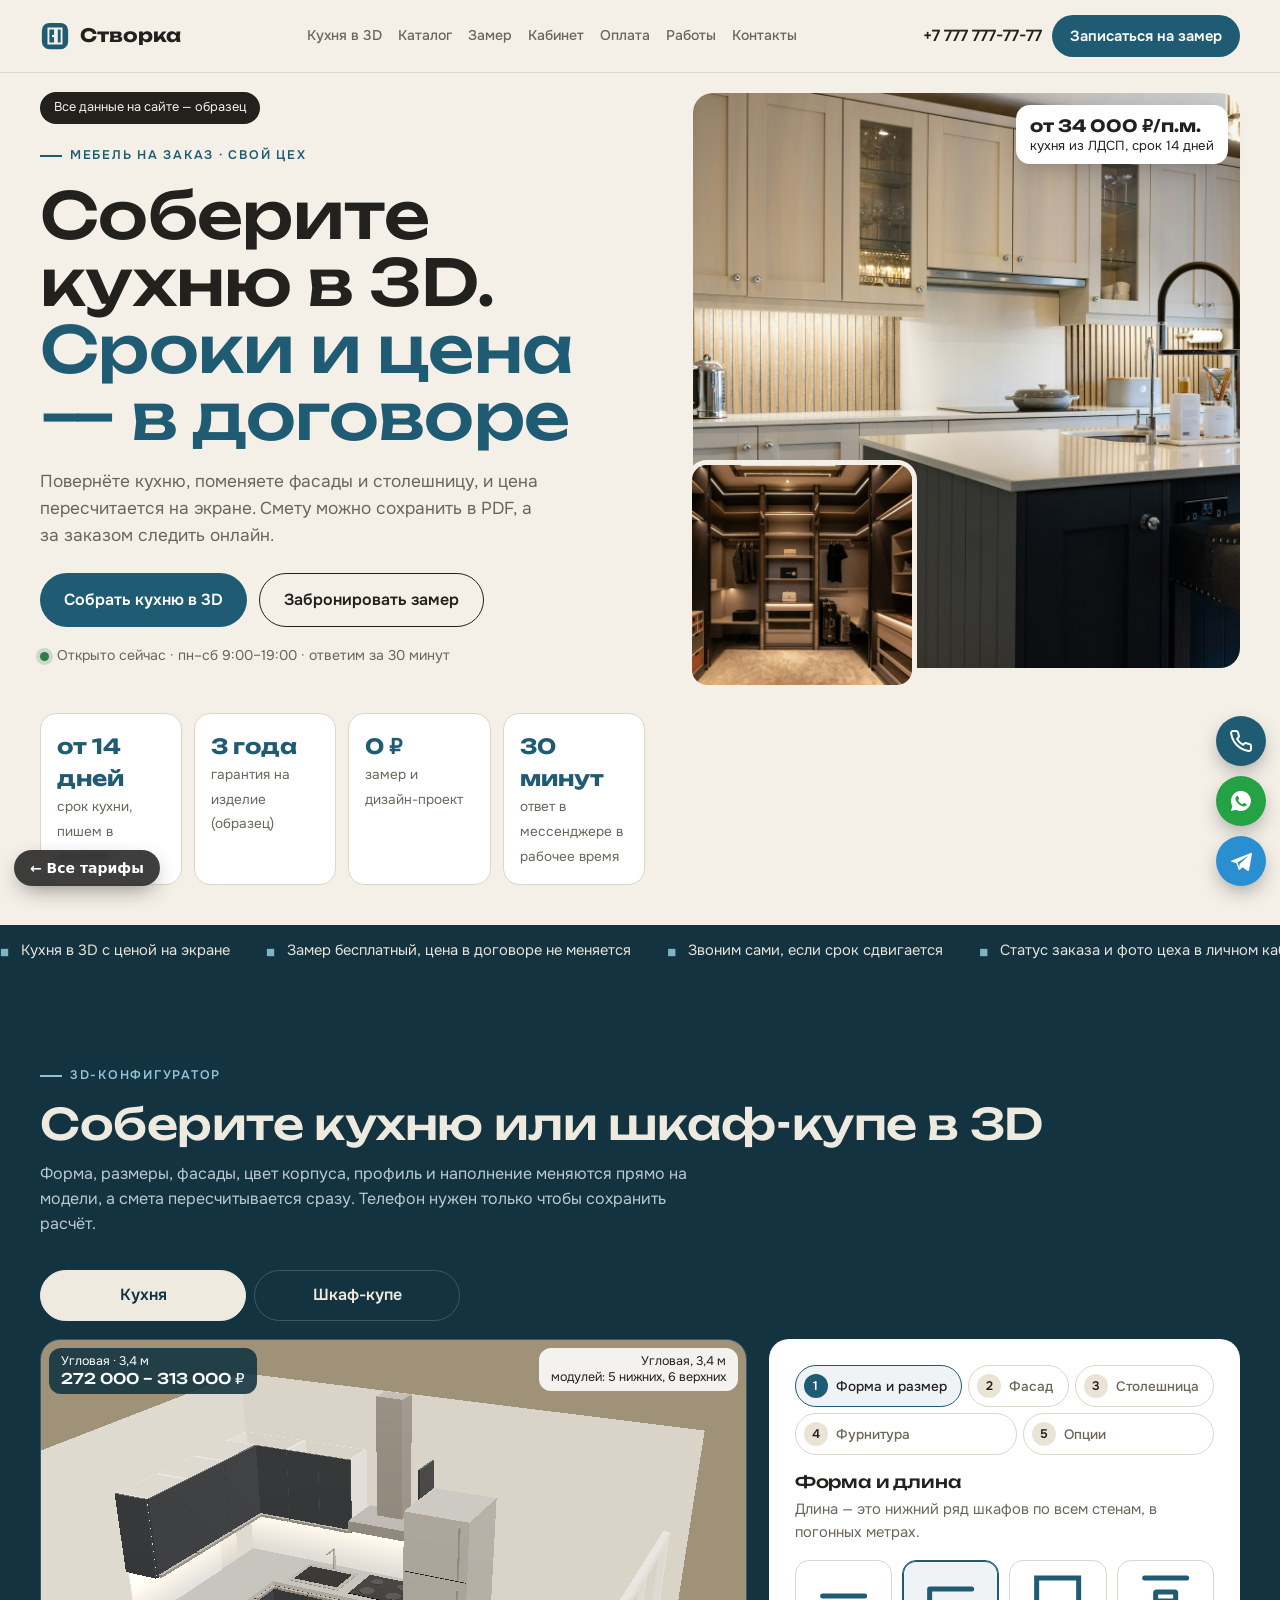
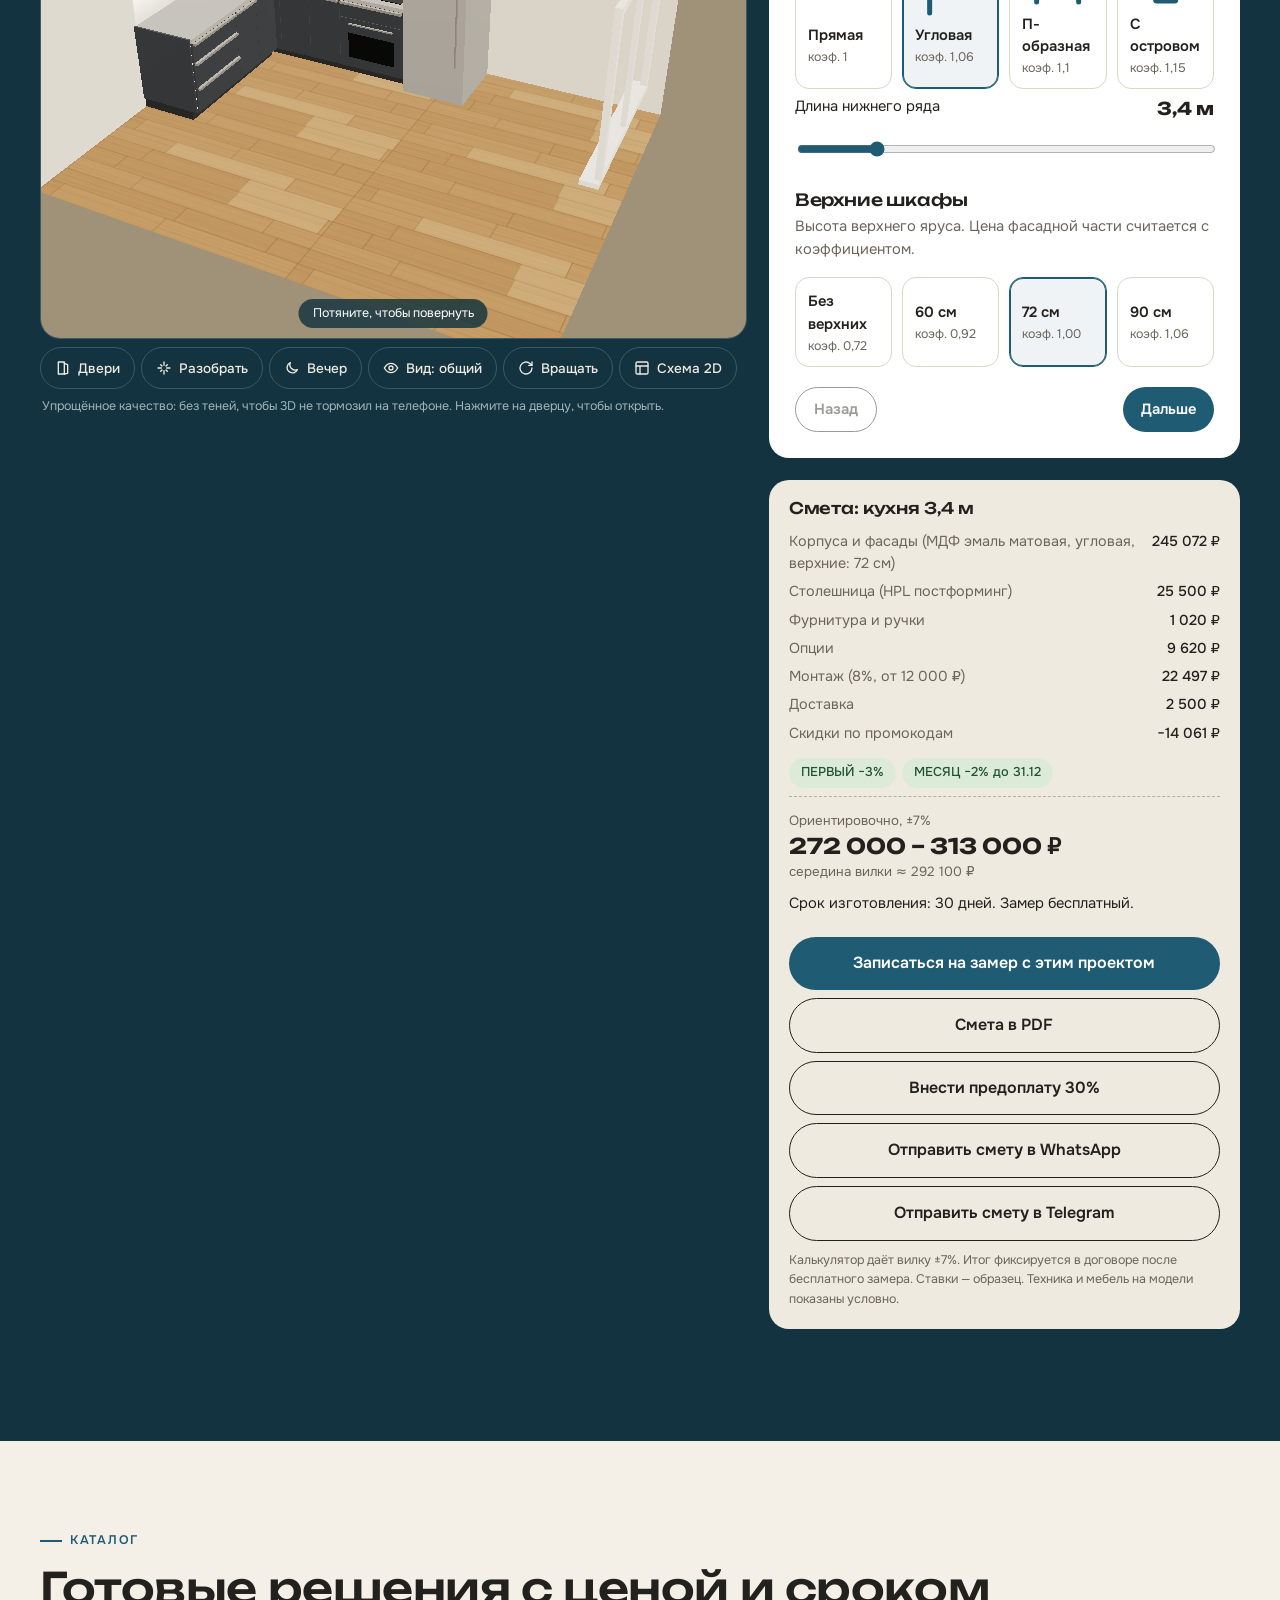
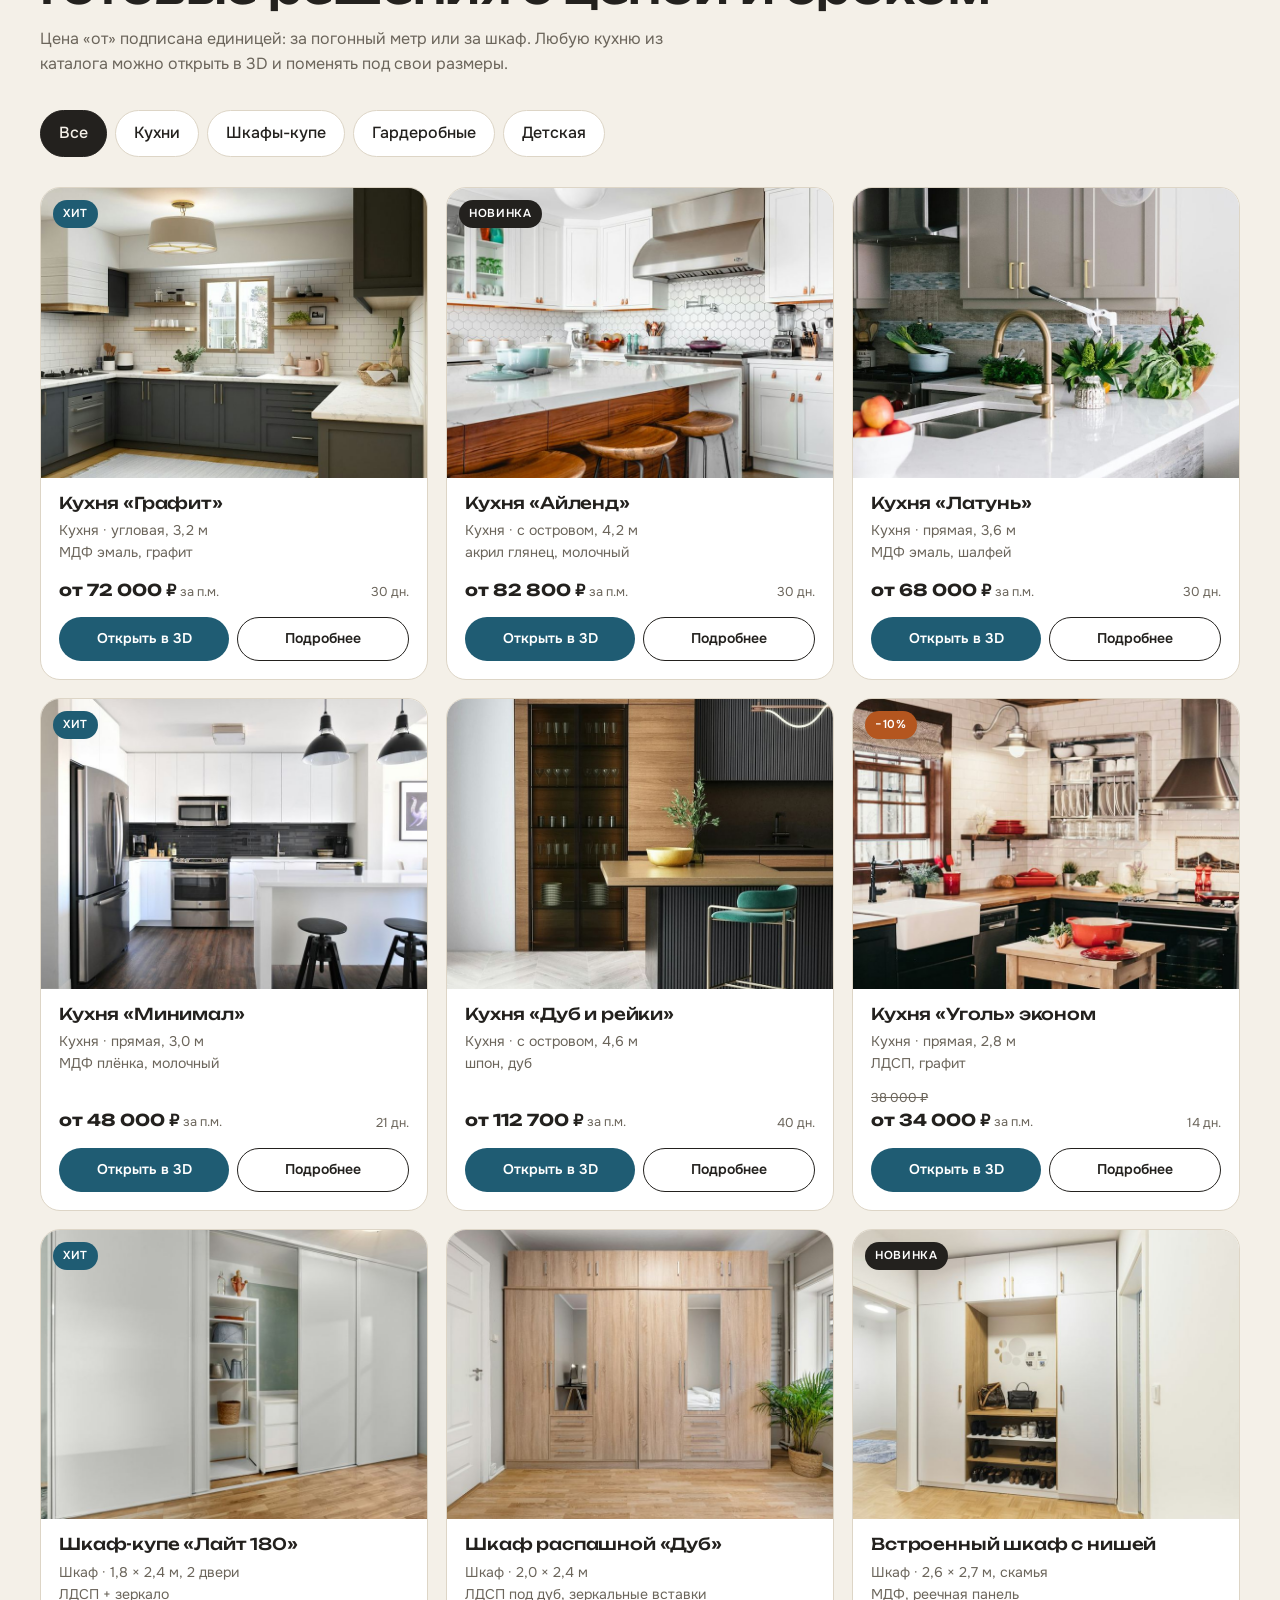
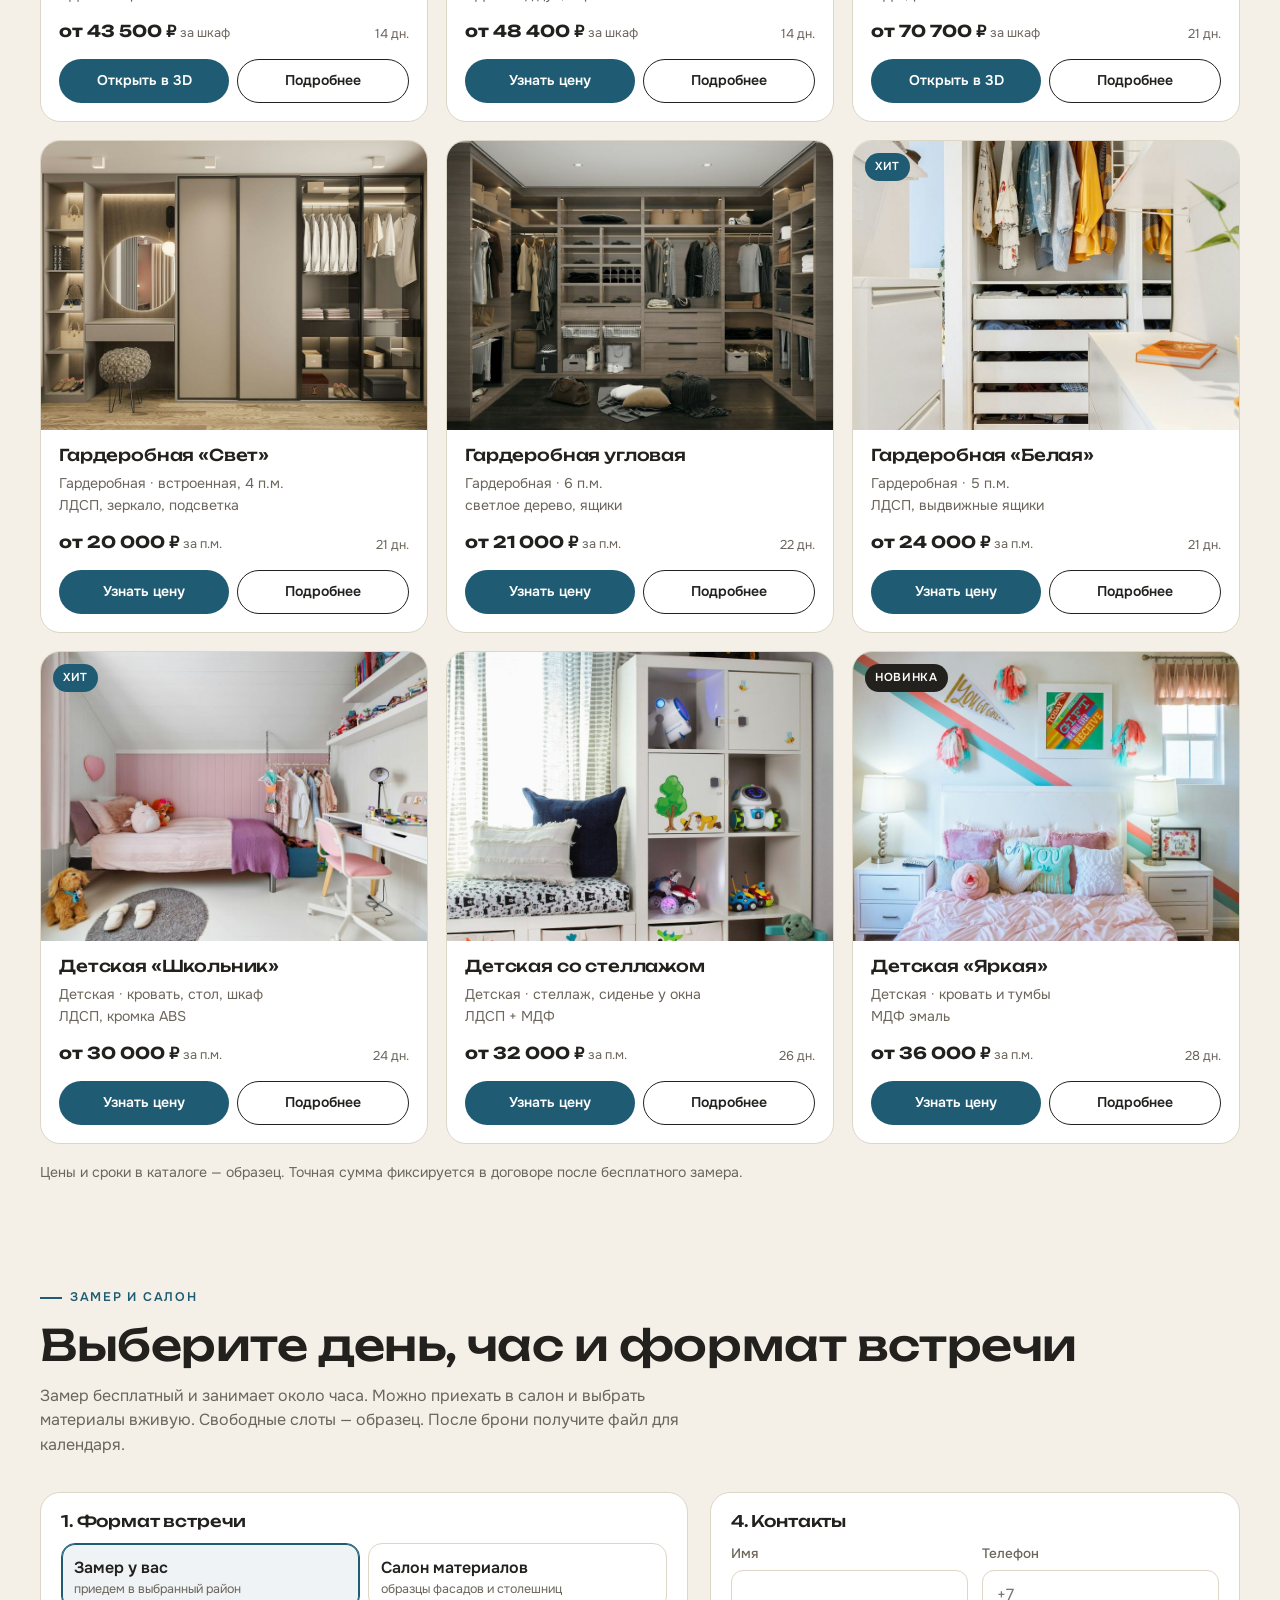
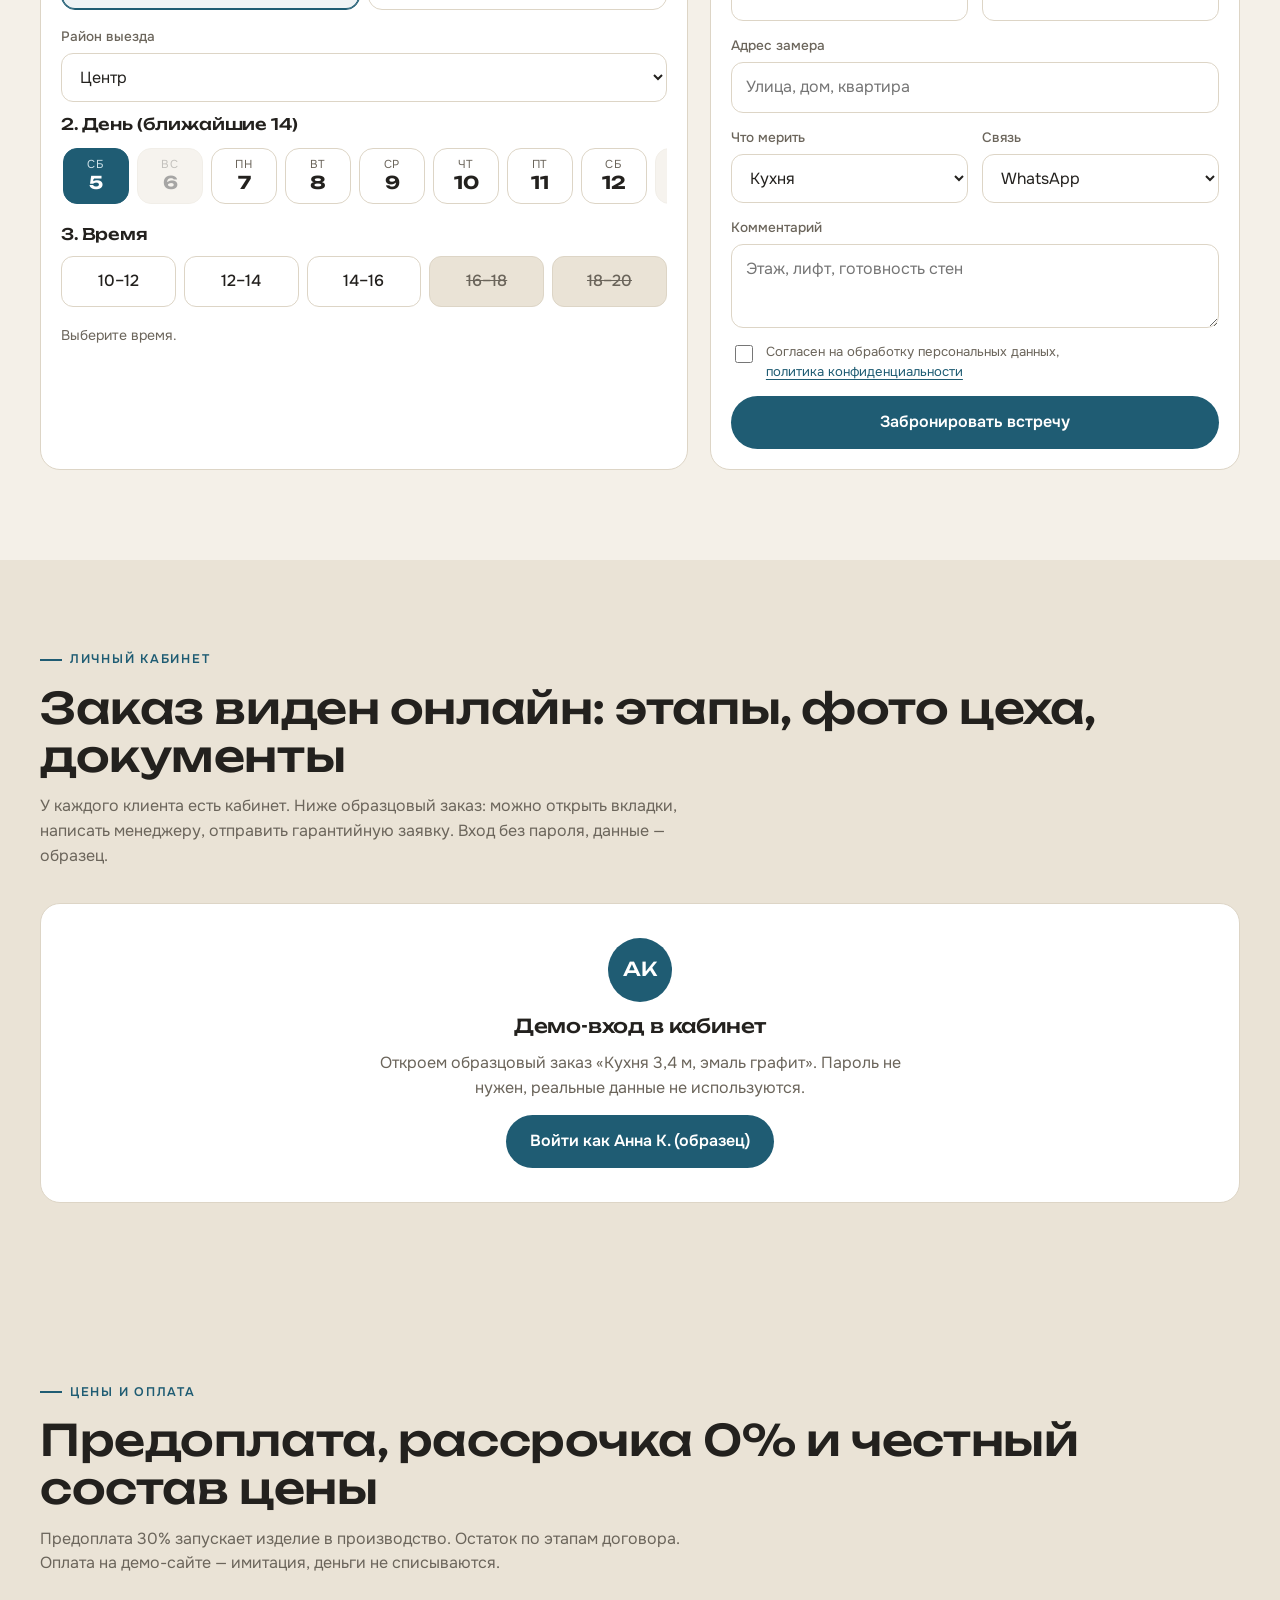
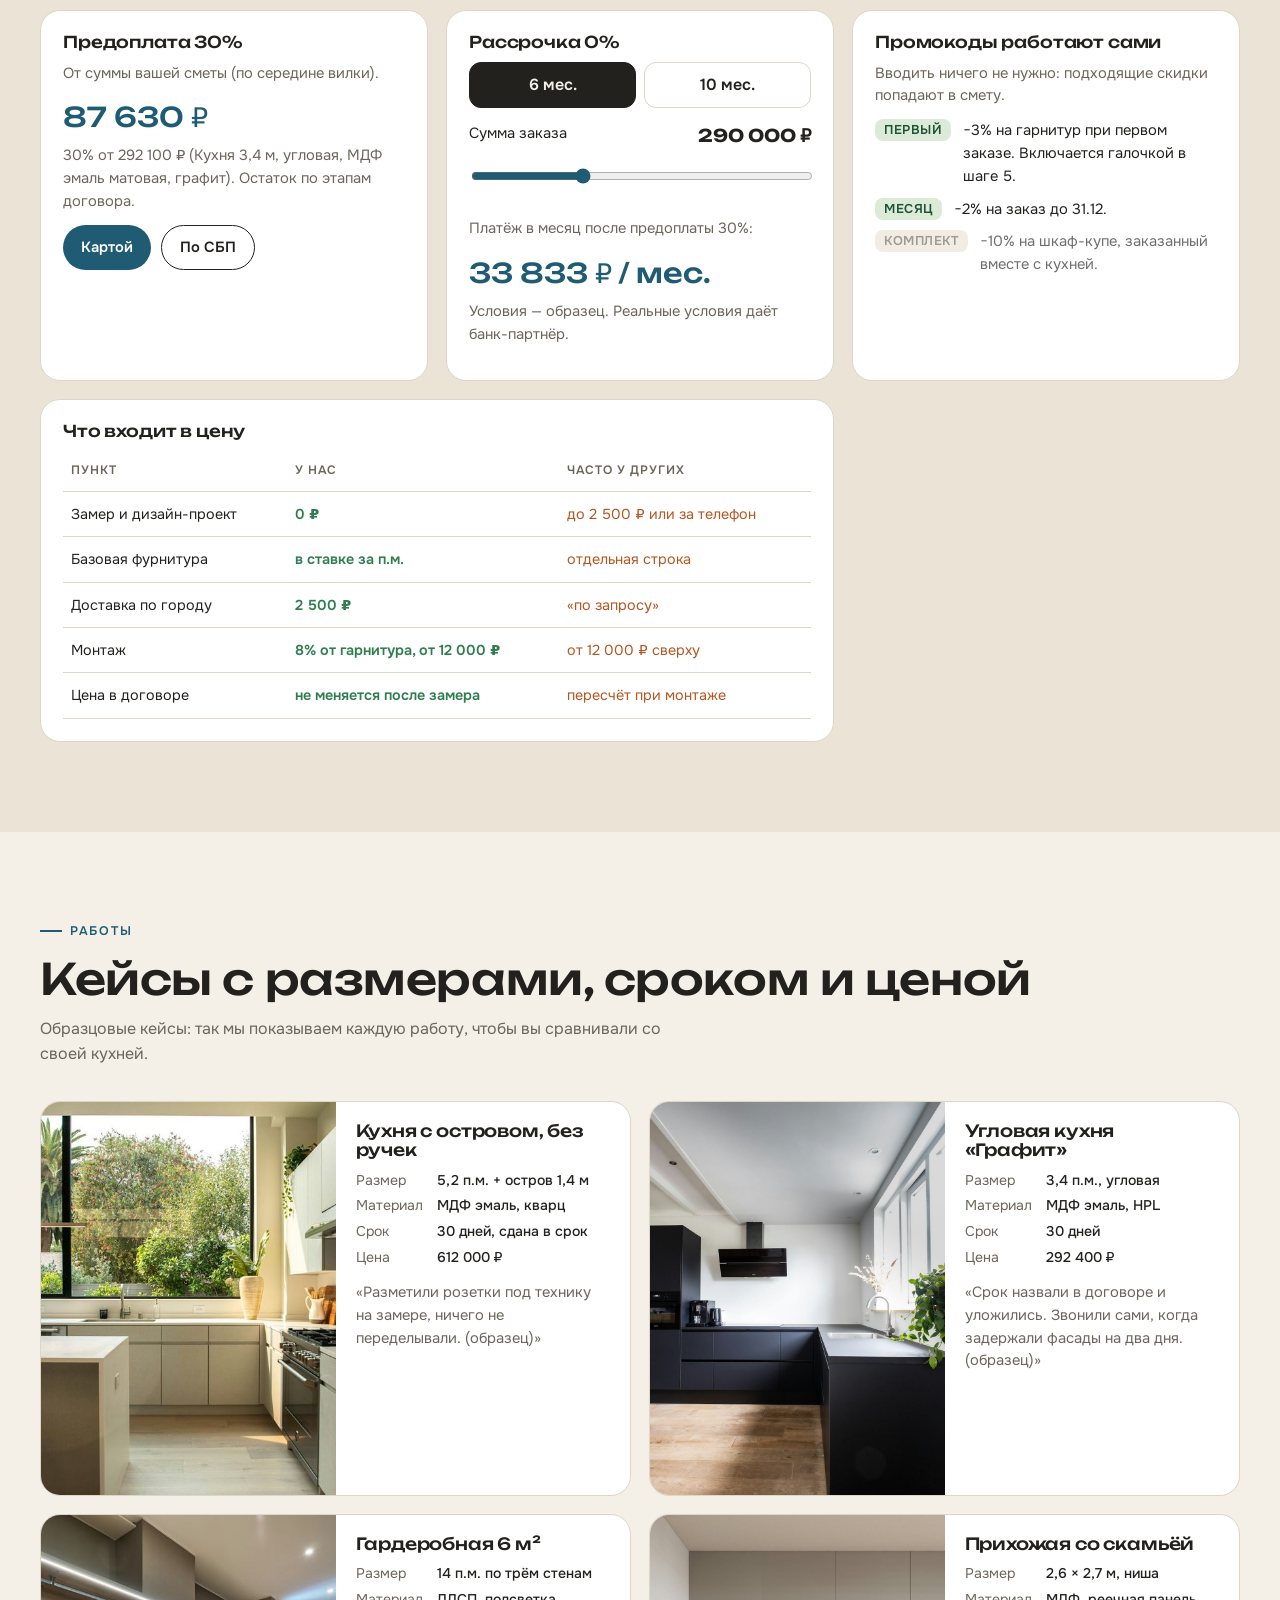
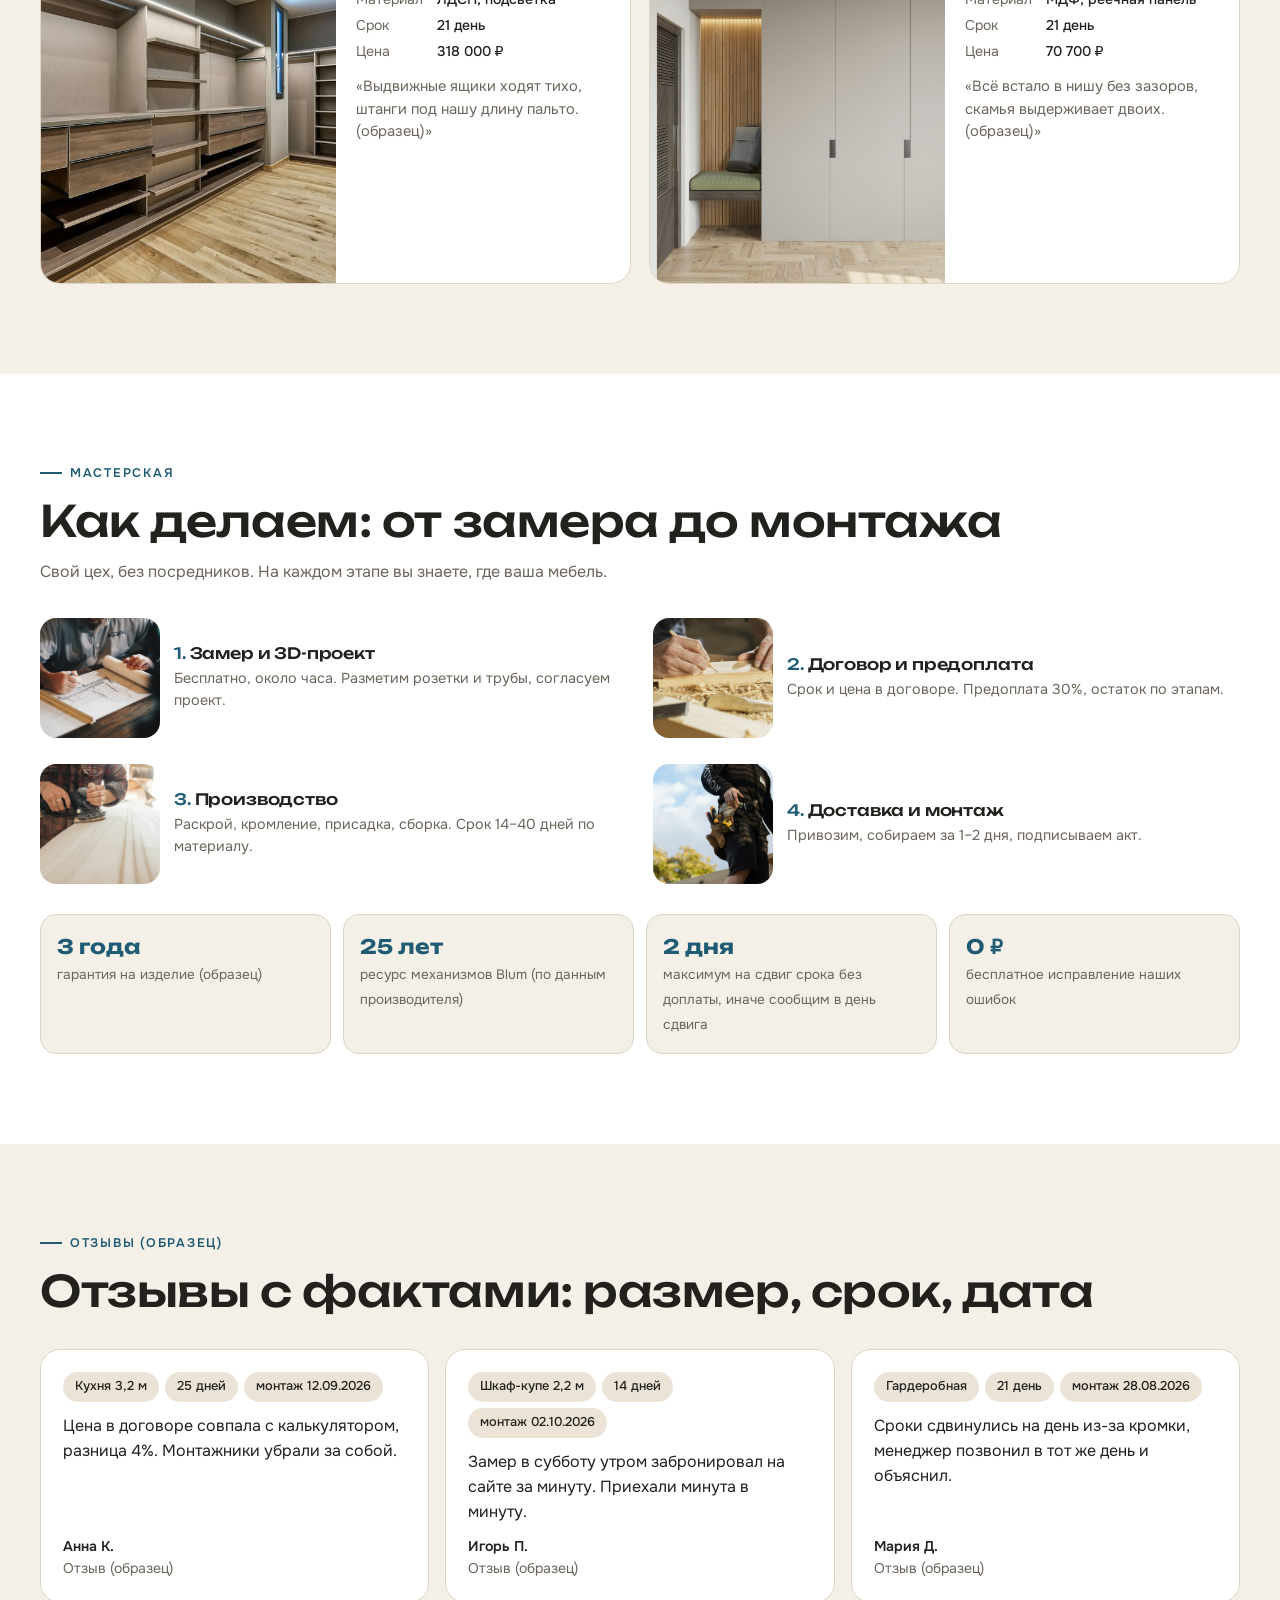
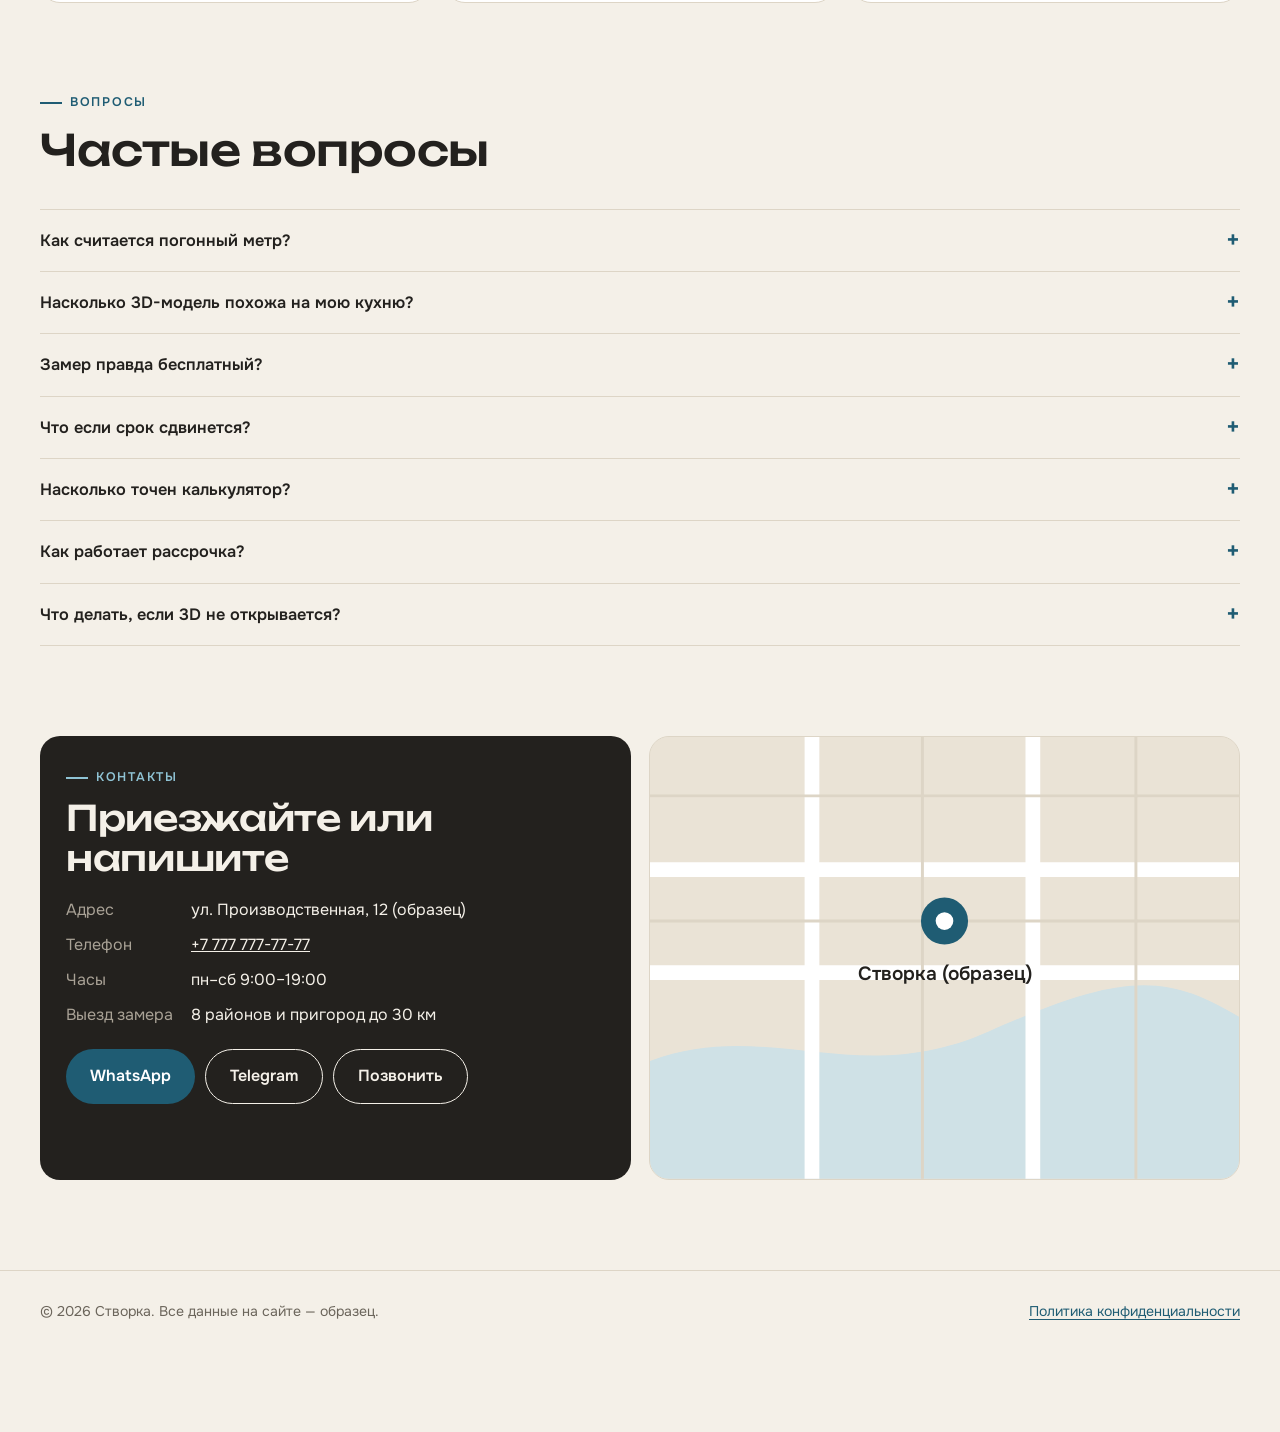
<file: 5-premium-plus/index.html>
<!DOCTYPE html>
<html lang="ru">
<head>
<meta charset="UTF-8">
<meta name="viewport" content="width=device-width, initial-scale=1">
<meta name="robots" content="noindex, nofollow">
<title>Створка — мебель на заказ, кухня в 3D</title>
<meta name="description" content="Мебель на заказ: соберите кухню в 3D и увидите цену до звонка, следите за заказом в личном кабинете, запишитесь на замер. Демо-сайт, данные — образец.">
<meta property="og:title" content="Створка — соберите кухню в 3D, сроки и цена в договоре">
<meta property="og:description" content="3D-конфигуратор кухни со сметой в PDF, замер по слотам, личный кабинет с этапами заказа.">
<link href="fonts/fonts.css" rel="stylesheet">
<!-- Яндекс Метрика: вставьте сюда код счётчика клиента -->
<style>
:root{--bg:#F4F0E8;--bg2:#EAE3D6;--card:#FFFFFF;--ink:#23211E;--mute:#6B655B;--acc:#1F5C73;--acc-ink:#FFFFFF;--line:#DDD5C6;--acc-d:#164759;--deep:#12333F;--ok:#2F7D4F;--warn:#B4561F;--r:20px}
*{box-sizing:border-box}
html{scroll-behavior:smooth;scroll-padding-top:76px;-webkit-text-size-adjust:100%}
body{margin:0;background:var(--bg);color:var(--ink);font:16px/1.55 Onest,system-ui,-apple-system,"Segoe UI",sans-serif;overflow-x:hidden}
body.lock{overflow:hidden}
[hidden]{display:none!important}
img{max-width:100%;display:block}
a{color:inherit}
button,input,select,textarea{font:inherit;color:inherit}
button{cursor:pointer}
h1,h2,h3{font-family:Unbounded,Onest,sans-serif;font-weight:500;line-height:1.12;margin:0;letter-spacing:-.01em}
:focus-visible{outline:3px solid var(--acc);outline-offset:2px}
.cfg :focus-visible,.ctc :focus-visible{outline-color:#8FC3D4}
.wr{max-width:1240px;margin:0 auto;padding:0 20px}
.sec{padding:64px 0}
.sec.t0{padding-top:0}
.cap{display:inline-flex;align-items:center;gap:8px;font-size:.78rem;letter-spacing:.14em;text-transform:uppercase;font-weight:600;color:var(--acc)}
.cap:before{content:"";width:22px;height:2px;background:currentColor}
.sh{display:grid;gap:14px;margin-bottom:34px}
.sh h2{font-size:clamp(1.55rem,5.4vw,2.7rem)}
.sh p{margin:0;color:var(--mute);max-width:60ch}
.btn{display:inline-flex;align-items:center;justify-content:center;gap:10px;padding:14px 24px;min-height:48px;border-radius:999px;border:0;background:var(--ink);color:var(--bg);font-weight:600;text-decoration:none;transition:background .2s,transform .2s;text-align:center}
.btn:hover{transform:translateY(-1px)}
.btn.acc{background:var(--acc);color:var(--acc-ink)}.btn.acc:hover{background:var(--acc-d)}
.btn.ghost{background:transparent;color:var(--ink);border:1.5px solid var(--ink)}
.btn.ghost:hover{background:var(--ink);color:var(--bg)}
.btn.sm{padding:10px 18px;min-height:40px;font-size:.92rem}
.btn:disabled{opacity:.45;cursor:not-allowed;transform:none}
.pill{display:inline-block;padding:5px 12px;border-radius:999px;background:var(--bg2);font-size:.8rem;font-weight:500}
.sr{position:absolute;width:1px;height:1px;overflow:hidden;clip:rect(0 0 0 0);white-space:nowrap}
/* шапка */
.hd{position:fixed;top:0;left:0;right:0;z-index:40;background:rgba(244,240,232,.92);-webkit-backdrop-filter:blur(10px);backdrop-filter:blur(10px);border-bottom:1px solid var(--line)}
.hd .wr{display:flex;align-items:center;justify-content:space-between;height:64px;gap:14px}
.logo{display:flex;align-items:center;gap:10px;text-decoration:none;font-family:Unbounded,sans-serif;font-weight:700;font-size:1.15rem}
.logo svg{width:30px;height:30px;flex:none}
.hd nav{display:none}
.hd .r{display:flex;align-items:center;gap:10px}
.hd .tel{display:none;font-weight:600;text-decoration:none}
.hd .r .btn{display:none}
.burger{width:44px;height:44px;border-radius:50%;border:1.5px solid var(--ink);background:transparent;display:grid;place-items:center;padding:0}
.burger span,.burger span:before,.burger span:after{display:block;width:18px;height:2px;background:var(--ink);content:"";position:relative;transition:.2s}
.burger span:before{position:absolute;top:-6px}.burger span:after{position:absolute;top:6px}
.menu-open .burger span{background:transparent}.menu-open .burger span:before{top:0;transform:rotate(45deg)}.menu-open .burger span:after{top:0;transform:rotate(-45deg)}
.mnav{position:fixed;top:64px;left:0;right:0;bottom:0;z-index:39;background:var(--bg);padding:20px;display:none;overflow:auto}
.menu-open .mnav{display:block}
.mnav a{display:block;padding:15px 0;border-bottom:1px solid var(--line);font-family:Unbounded,sans-serif;font-size:1.05rem;text-decoration:none}
.mnav .btn{margin-top:20px;width:100%;font-family:Onest,sans-serif;font-size:1rem}
/* герой */
.hero{padding:92px 0 40px;position:relative;overflow:hidden}
.hero .wr{display:grid;gap:30px}
.hero h1{font-size:clamp(1.85rem,8vw,4rem);line-height:1.05;margin:16px 0 18px}
.hero h1 em{font-style:normal;color:var(--acc)}
.hero .lead{font-size:1.08rem;color:var(--mute);max-width:46ch;margin:0 0 24px}
.hero .btns{display:flex;gap:12px;flex-wrap:wrap}
.open{display:inline-flex;align-items:center;gap:8px;font-size:.88rem;color:var(--mute);margin-top:18px}
.open i{width:9px;height:9px;border-radius:50%;background:var(--mute);flex:none}
.open.on i{background:var(--ok);box-shadow:0 0 0 4px rgba(47,125,79,.2)}
.hmedia{position:relative}
.hmedia .big{border-radius:var(--r);overflow:hidden;aspect-ratio:4/4.2;background:var(--bg2)}
.hmedia img{width:100%;height:100%;object-fit:cover}
.hmedia .sm{position:absolute;left:-6px;bottom:-22px;width:42%;aspect-ratio:1;border-radius:var(--r);overflow:hidden;border:5px solid var(--bg);background:var(--bg2)}
.hmedia .sm img{width:100%;height:100%;object-fit:cover}
.hmedia .tag{position:absolute;right:12px;top:12px;background:var(--card);border-radius:14px;padding:10px 14px;box-shadow:0 10px 30px -12px rgba(35,33,30,.4);font-size:.82rem;line-height:1.3}
.hmedia .tag b{display:block;font-family:Unbounded,sans-serif;font-size:1.05rem}
.facts{display:grid;grid-template-columns:1fr 1fr;gap:12px;margin-top:44px}
.fact{background:var(--card);border:1px solid var(--line);border-radius:16px;padding:16px}
.fact b{display:block;font-family:Unbounded,sans-serif;font-size:1.3rem;color:var(--acc)}
.fact span{font-size:.85rem;color:var(--mute)}
.ticker{background:var(--deep);color:#EAE3D6;overflow:hidden;white-space:nowrap;padding:14px 0;font-size:.92rem}
.ticker div{display:inline-flex;animation:tick 38s linear infinite;will-change:transform}
.ticker span{margin-right:36px}.ticker span:before{content:"\25A0";margin-right:12px;color:#7FB4C6;font-size:.6rem}
@keyframes tick{to{transform:translateX(-50%)}}
/* 3D-конфигуратор */
.cfg{background:var(--deep);color:#EFEADF}
.cfg .cap{color:#8FC3D4}
.cfg .sh p{color:#B9C9CF}
.cmodes{display:flex;gap:8px;margin-bottom:18px;max-width:420px}
.cmodes button{flex:1;border:1.5px solid #3C5A66;background:transparent;border-radius:999px;padding:12px 10px;font-weight:600;color:#EFEADF}
.cmodes button[aria-pressed=true]{background:#EFEADF;color:var(--deep);border-color:#EFEADF}
.cg{display:grid;gap:16px;grid-template-columns:minmax(0,1fr)}.cg>*{min-width:0}
.stagebox{position:sticky;top:64px;z-index:6;background:var(--deep);padding:6px 0 4px;margin:0 -4px}
.stage{position:relative;height:clamp(200px,31vh,280px);border-radius:var(--r);overflow:hidden;background:#2A3C43;border:1px solid #3C5A66}
.stage canvas{display:block;width:100%;height:100%;touch-action:pan-y;cursor:grab;outline-offset:-4px}
.stage canvas:active{cursor:grabbing}
.stage .v2d{position:absolute;inset:0;display:grid;place-items:center;background:#EDE6D8;padding:10px}
.stage .v2d svg{width:100%;height:100%;max-height:100%}
.sprice{position:absolute;left:8px;top:8px;background:rgba(18,51,63,.88);color:#fff;border-radius:12px;padding:6px 12px;font-size:.78rem;line-height:1.25;pointer-events:none}
.sprice b{display:block;font-family:Unbounded,sans-serif;font-size:.92rem;font-weight:500}
.sinfo{position:absolute;right:8px;top:8px;background:rgba(255,255,255,.88);color:var(--ink);border-radius:12px;padding:6px 12px;font-size:.78rem;line-height:1.25;pointer-events:none;max-width:48%;text-align:right;display:none}
.shint{position:absolute;left:50%;bottom:10px;transform:translateX(-50%);background:rgba(18,51,63,.82);color:#fff;border-radius:999px;padding:5px 14px;font-size:.78rem;pointer-events:none;transition:opacity .6s;white-space:nowrap}
.shint.off{opacity:0}
.sxl{position:absolute;left:8px;right:8px;bottom:8px;background:rgba(255,255,255,.94);color:var(--ink);border-radius:14px;padding:10px 14px;font-size:.8rem;display:none;gap:4px 18px;flex-wrap:wrap}
.sxl.on{display:flex}
.sxl span b{font-family:Unbounded,sans-serif;font-weight:500}
.sxl i{display:inline-block;width:10px;height:10px;border-radius:3px;margin-right:6px}
.sload{position:absolute;inset:0;display:grid;place-items:center;color:#B9C9CF;font-size:.9rem;background:#2A3C43}
.tb{display:flex;gap:6px;margin-top:8px;overflow-x:auto;scrollbar-width:none;padding-bottom:2px}
.tb::-webkit-scrollbar{display:none}
.tb button{flex:none;display:inline-flex;align-items:center;gap:7px;min-height:42px;padding:8px 14px;border-radius:999px;border:1.5px solid #3C5A66;background:transparent;color:#EFEADF;font-size:.85rem;font-weight:500;white-space:nowrap}
.tb button svg{width:16px;height:16px;flex:none;fill:none;stroke:currentColor;stroke-width:2;stroke-linecap:round;stroke-linejoin:round}
.tb button[aria-pressed=true]{background:#EFEADF;color:var(--deep);border-color:#EFEADF}
.tb button:hover{border-color:#8FC3D4}
.qnote{font-size:.78rem;color:#9FB4BB;margin:6px 2px 0}
.cmain{background:var(--card);color:var(--ink);border-radius:var(--r);padding:20px}
.stepbar{display:flex;gap:6px;margin-bottom:18px;overflow-x:auto;scrollbar-width:none}
.stepbar::-webkit-scrollbar{display:none}
.stepbar button{flex:1 0 auto;display:flex;align-items:center;gap:8px;border:1.5px solid var(--line);background:transparent;border-radius:999px;padding:8px 14px 8px 8px;font-size:.85rem;font-weight:500;white-space:nowrap;color:var(--mute);min-height:42px}
.stepbar b{display:grid;place-items:center;width:24px;height:24px;border-radius:50%;background:var(--bg2);font-size:.78rem;color:var(--ink)}
.stepbar button.on{border-color:var(--acc);color:var(--ink);background:rgba(31,92,115,.07)}
.stepbar button.on b,.stepbar button.done b{background:var(--acc);color:var(--acc-ink)}
.pane{display:none}.pane.on{display:block;animation:up .3s}
@keyframes up{from{opacity:0;transform:translateY(8px)}}
.pane h3{font-size:1.05rem;margin-bottom:6px}
.pane .hint{margin:0 0 16px;color:var(--mute);font-size:.92rem}
.opts{display:grid;gap:10px;grid-template-columns:1fr 1fr}
.opt{position:relative;text-align:left;border:1.5px solid var(--line);background:var(--card);border-radius:14px;padding:12px;min-height:64px;transition:.15s;display:block;width:100%}
.opt:hover{border-color:var(--acc)}
.opt[aria-pressed=true]{border-color:var(--acc);background:rgba(31,92,115,.07);box-shadow:inset 0 0 0 1px var(--acc)}
.opt b{display:block;font-size:.92rem}
.opt small{display:block;color:var(--mute);font-size:.78rem;line-height:1.3;margin-top:2px}
.opt svg{display:block;width:100%;height:34px;margin-bottom:6px}
.sw{display:grid;grid-template-columns:repeat(4,1fr);gap:10px;margin-top:16px}
.swb{border:2px solid transparent;background:transparent;padding:4px;border-radius:14px;text-align:center;font-size:.78rem}
.swb i{display:block;height:44px;border-radius:12px;border:1px solid rgba(0,0,0,.15);margin-bottom:4px}
.swb[aria-pressed=true]{border-color:var(--acc)}
.rng{margin:6px 0 18px}
.rng .lb{display:flex;justify-content:space-between;font-size:.92rem;margin-bottom:8px}
.rng .lb b{font-family:Unbounded,sans-serif;font-size:1.1rem}
input[type=range]{width:100%;accent-color:var(--acc);height:32px}
.chk{display:flex;align-items:flex-start;gap:12px;padding:12px;border:1.5px solid var(--line);border-radius:14px;margin-bottom:10px;cursor:pointer}
.chk input{margin-top:4px;width:20px;height:20px;accent-color:var(--acc);flex:none}
.chk span{flex:1;font-size:.92rem}
.chk small{display:block;color:var(--mute);font-size:.8rem}
.chk em{font-style:normal;font-weight:600;white-space:nowrap;font-size:.88rem}
.chk.st{cursor:default}
.chk .cnt{flex:none;display:flex;gap:8px;align-items:center}
.chk .cnt .btn{padding:0;width:40px}
.chk .cnt b{min-width:20px;text-align:center}
.nav2{display:flex;justify-content:space-between;gap:10px;margin-top:20px}
.plan{background:var(--bg);border-radius:16px;padding:10px;margin-bottom:16px}
.plan svg{width:100%;height:auto;max-height:230px;display:block}
.plan .lg{display:flex;gap:16px;flex-wrap:wrap;font-size:.78rem;color:var(--mute);padding:6px 6px 2px}
.sumbox{background:#EFEADF;color:var(--ink);border-radius:var(--r);padding:20px;align-self:start}
.sumbox h3{font-size:1rem;margin-bottom:12px}
.sumbox dl{margin:0 0 14px;display:grid;grid-template-columns:1fr auto;gap:6px 14px;font-size:.9rem}
.sumbox dt{color:var(--mute)}.sumbox dd{margin:0;text-align:right;font-weight:500}
.sumbox .tot{border-top:1.5px dashed #B9AE98;padding-top:14px;margin-top:6px}
.sumbox .tot small{display:block;color:var(--mute)}
.sumbox .tot b{display:block;font-family:Unbounded,sans-serif;font-size:1.35rem;line-height:1.2;margin:2px 0}
.sumbox .term{margin:10px 0 14px;font-size:.92rem}
.sumbox .btn{width:100%;margin-top:8px}
.sumbox .fine{font-size:.78rem;color:var(--mute);margin:10px 0 0}
.promos{display:flex;flex-wrap:wrap;gap:6px;margin:8px 0}
.promos .pill{background:#DCEBD8;color:#1E5233}
/* каталог */
.tabs{display:flex;gap:8px;overflow-x:auto;padding-bottom:6px;margin-bottom:24px;scrollbar-width:none}
.tabs::-webkit-scrollbar{display:none}
.tab{flex:none;border:1.5px solid var(--line);background:var(--card);border-radius:999px;padding:10px 18px;font-weight:500;transition:.2s;min-height:44px}
.tab[aria-pressed=true]{background:var(--ink);color:var(--bg);border-color:var(--ink)}
.cat{display:grid;gap:18px;grid-template-columns:1fr}
.cd{background:var(--card);border:1px solid var(--line);border-radius:var(--r);overflow:hidden;display:flex;flex-direction:column;transition:transform .25s,box-shadow .25s}
.cd:hover{transform:translateY(-3px);box-shadow:0 18px 40px -22px rgba(35,33,30,.5)}
.cd .im{position:relative;aspect-ratio:4/3;background:var(--bg2);overflow:hidden;border:0;padding:0;width:100%;display:block}
.cd .im img{width:100%;height:100%;object-fit:cover;transition:transform .8s}
.cd:hover .im img{transform:scale(1.05)}
.bdg{position:absolute;left:12px;top:12px;background:var(--acc);color:var(--acc-ink);font-size:.72rem;font-weight:600;letter-spacing:.06em;text-transform:uppercase;padding:5px 10px;border-radius:999px}
.bdg.n{background:var(--ink)}.bdg.s{background:var(--warn)}
.cd .bd{padding:16px 18px 18px;display:flex;flex-direction:column;gap:8px;flex:1}
.cd h3{font-size:1.02rem}
.cd .sp{font-size:.88rem;color:var(--mute)}
.cd .pr{margin-top:auto;display:flex;justify-content:space-between;align-items:flex-end;gap:10px;padding-top:6px}
.cd .pr b{font-family:Unbounded,sans-serif;font-size:1.02rem}
.cd .pr s{display:block;font-size:.8rem;color:var(--mute)}
.cd .pr small{color:var(--mute);font-size:.8rem}
.cd .acts{display:flex;gap:8px;margin-top:6px}
.cd .acts .btn{flex:1;padding:10px 12px;font-size:.88rem;min-height:42px}
.note{font-size:.88rem;color:var(--mute);margin-top:18px}
/* замер */
.bk{display:grid;gap:22px;grid-template-columns:minmax(0,1fr)}.bk>*{min-width:0}
.bkbox{background:var(--card);border:1px solid var(--line);border-radius:var(--r);padding:20px}
.bkbox h3{font-size:1rem;margin-bottom:12px}
.bkbox h3.mt{margin-top:12px}
.kind{display:grid;grid-template-columns:1fr 1fr;gap:8px;margin-bottom:16px}
.kind button{border:1.5px solid var(--line);background:var(--card);border-radius:14px;padding:12px;text-align:left;min-height:64px}
.kind button b{display:block;font-size:.92rem}
.kind button small{color:var(--mute);font-size:.78rem;line-height:1.3;display:block}
.kind button[aria-pressed=true]{border-color:var(--acc);background:rgba(31,92,115,.07);box-shadow:inset 0 0 0 1px var(--acc)}
.fld{display:grid;gap:6px;margin-bottom:14px}
.fld label,.fld .l{font-size:.85rem;color:var(--mute);font-weight:500}
.fld input,.fld select,.fld textarea{border:1.5px solid var(--line);border-radius:12px;padding:12px 14px;background:var(--card);width:100%;min-height:48px}
.fld textarea{min-height:84px;resize:vertical}
.fld input:focus,.fld select:focus,.fld textarea:focus{border-color:var(--acc);outline:0}
.f2{display:grid;gap:0 14px;grid-template-columns:1fr}
.days{display:flex;gap:8px;overflow-x:auto;padding:2px 2px 10px;scrollbar-width:thin}
.day{flex:0 0 66px;border:1.5px solid var(--line);background:var(--card);border-radius:14px;padding:8px 4px;text-align:center;line-height:1.2;min-height:56px}
.day small{display:block;color:var(--mute);font-size:.72rem;text-transform:uppercase;letter-spacing:.06em}
.day b{font-family:Unbounded,sans-serif;font-size:1.1rem}
.day[aria-pressed=true]{background:var(--acc);color:var(--acc-ink);border-color:var(--acc)}.day[aria-pressed=true] small{color:#CFE3EA}
.day:disabled{opacity:.4;cursor:not-allowed;background:var(--bg2)}
.slots{display:grid;grid-template-columns:1fr 1fr;gap:8px}
.slot{border:1.5px solid var(--line);background:var(--card);border-radius:12px;padding:12px 8px;font-weight:500;min-height:46px}
.slot[aria-pressed=true]{background:var(--acc);color:var(--acc-ink);border-color:var(--acc)}
.slot:disabled{text-decoration:line-through;color:var(--mute);background:var(--bg2);cursor:not-allowed}
.proj{display:flex;gap:10px;align-items:flex-start;background:rgba(31,92,115,.08);border:1px dashed var(--acc);border-radius:14px;padding:12px;margin-bottom:14px;font-size:.9rem}
.proj input{margin-top:4px;accent-color:var(--acc);width:18px;height:18px;flex:none}
.agree{display:flex;gap:10px;align-items:flex-start;font-size:.82rem;color:var(--mute);margin:4px 0 14px}
.agree input{margin-top:3px;accent-color:var(--acc);width:18px;height:18px;flex:none}
.agree a,.lnk{color:var(--acc);text-decoration:underline;text-underline-offset:3px;background:none;border:0;padding:0;font:inherit;cursor:pointer}
.ok{background:#E3F0E6;border:1px solid #B8D8C0;border-radius:var(--r);padding:20px;display:none}
.ok.show{display:block;animation:up .3s}
.ok h3{font-size:1.05rem;margin-bottom:8px;color:#1E5233}
.ok .btns{display:flex;gap:10px;flex-wrap:wrap;margin-top:14px}
.wfull{width:100%}
/* личный кабинет */
.lkb{background:var(--bg2)}
.lk{background:var(--card);border:1px solid var(--line);border-radius:var(--r);overflow:hidden}
.lkin{padding:34px 22px;text-align:center;display:grid;gap:14px;justify-items:center}
.lkin h3{font-size:1.2rem}
.lkin p{margin:0;color:var(--mute);max-width:52ch}
.lkin .ava{width:64px;height:64px;border-radius:50%;background:var(--acc);color:var(--acc-ink);display:grid;place-items:center;font-family:Unbounded,sans-serif;font-size:1.2rem}
.lkh{display:grid;gap:14px;padding:20px;border-bottom:1px solid var(--line);background:linear-gradient(180deg,#fff,var(--bg))}
.lkh .who{display:flex;align-items:center;gap:12px}
.lkh .who i{font-style:normal;width:44px;height:44px;border-radius:50%;background:var(--acc);color:var(--acc-ink);display:grid;place-items:center;font-weight:600;flex:none}
.lkh .who small{display:block;color:var(--mute);font-size:.82rem}
.lkh h3{font-size:1.05rem}
.prog{display:grid;gap:6px}
.prog .bar{height:10px;border-radius:999px;background:var(--bg2);overflow:hidden}
.prog .bar i{display:block;height:100%;width:0;background:var(--acc);border-radius:999px;transition:width 1s}
.prog small{color:var(--mute);font-size:.82rem}
.lkt{display:flex;gap:6px;overflow-x:auto;padding:12px 16px 0;scrollbar-width:none;border-bottom:1px solid var(--line)}
.lkt::-webkit-scrollbar{display:none}
.lkt button{flex:none;border:0;background:transparent;padding:12px 14px;font-weight:500;color:var(--mute);border-bottom:3px solid transparent;min-height:44px;white-space:nowrap}
.lkt button[aria-selected=true]{color:var(--ink);border-bottom-color:var(--acc)}
.lkt button em{font-style:normal;background:var(--warn);color:#fff;border-radius:999px;font-size:.7rem;padding:1px 7px;margin-left:6px}
.lkp{padding:20px;display:none}.lkp.on{display:block;animation:up .3s}
.alert{display:flex;gap:12px;align-items:flex-start;background:#FBEBDD;border:1px solid #EBC5A4;border-radius:14px;padding:14px 16px;margin-bottom:18px;font-size:.92rem}
.alert svg{width:22px;height:22px;flex:none;stroke:var(--warn);fill:none;stroke-width:2;stroke-linecap:round;stroke-linejoin:round;margin-top:2px}
.alert b{display:block}
.stgs{list-style:none;margin:0;padding:0;display:grid;gap:0}
.stgs li{display:grid;grid-template-columns:30px 1fr;gap:4px 12px;padding:12px 0;border-bottom:1px solid var(--line);position:relative}
.stgs li:last-child{border-bottom:0}
.stgs .mk{width:26px;height:26px;border-radius:50%;background:var(--bg2);display:grid;place-items:center;font-size:.78rem;font-weight:600;color:var(--mute)}
.stgs .done .mk{background:var(--ok);color:#fff}
.stgs .now .mk{background:var(--acc);color:#fff;box-shadow:0 0 0 5px rgba(31,92,115,.18)}
.stgs b{display:block;font-size:.95rem}
.stgs .dt{font-size:.82rem;color:var(--mute);display:flex;flex-wrap:wrap;gap:2px 14px}
.stgs .dt s{color:var(--mute)}
.stgs .dt strong{color:var(--warn);font-weight:600}
.stgs .lft{grid-column:2;font-size:.82rem;color:var(--acc);font-weight:600}
.ph6{display:grid;grid-template-columns:1fr 1fr;gap:10px}
.ph6 button{border:0;padding:0;background:var(--bg2);border-radius:14px;overflow:hidden;text-align:left;position:relative;aspect-ratio:4/3;display:block;width:100%}
.ph6 img{width:100%;height:100%;object-fit:cover}
.ph6 span{position:absolute;left:0;right:0;bottom:0;background:linear-gradient(0deg,rgba(0,0,0,.72),transparent);color:#fff;font-size:.78rem;padding:18px 10px 8px;line-height:1.25}
.docs{display:grid;gap:10px}
.doc{display:flex;align-items:center;gap:12px;border:1px solid var(--line);border-radius:14px;padding:12px 14px;background:var(--bg)}
.doc i{font-style:normal;flex:none;width:42px;height:42px;border-radius:10px;background:var(--acc);color:#fff;display:grid;place-items:center;font-size:.7rem;font-weight:600}
.doc div{flex:1;min-width:0;font-size:.92rem}
.doc div small{display:block;color:var(--mute);font-size:.78rem}
.pays{display:grid;gap:10px}
.pay1{display:grid;grid-template-columns:auto 1fr;gap:4px 14px;align-items:center;border:1px solid var(--line);border-radius:14px;padding:14px;background:var(--bg)}
.pay1 b{font-family:Unbounded,sans-serif;font-size:1.02rem}
.pay1 .pc1{grid-column:1/-1;display:flex;flex-wrap:wrap;gap:8px 14px;align-items:center;justify-content:space-between;font-size:.88rem;color:var(--mute)}
.st1{display:inline-block;border-radius:999px;padding:3px 11px;font-size:.78rem;font-weight:600}
.st1.ok1{background:#DCEBD8;color:#1E5233}.st1.wt{background:#FBEBDD;color:#8C3F10}.st1.nx{background:var(--bg2);color:var(--mute)}
.chat{display:grid;gap:10px}
.msgs{display:grid;gap:8px;max-height:300px;overflow:auto;padding:4px 2px}
.msg{max-width:86%;background:var(--bg2);border-radius:14px 14px 14px 4px;padding:10px 14px;font-size:.92rem}
.msg small{display:block;color:var(--mute);font-size:.74rem;margin-bottom:2px}
.msg.me{justify-self:end;background:var(--acc);color:#fff;border-radius:14px 14px 4px 14px}
.msg.me small{color:#CFE3EA}
.chatf{display:flex;gap:8px}
.chatf input{flex:1;min-width:0;border:1.5px solid var(--line);border-radius:999px;padding:11px 16px;min-height:46px;background:var(--card)}
.chatf input:focus{border-color:var(--acc);outline:0}
.gar2{display:grid;gap:14px}
.gcnt{background:var(--bg);border:1px solid var(--line);border-radius:14px;padding:16px;text-align:center}
.gcnt b{display:block;font-family:Unbounded,sans-serif;font-size:1.5rem;color:var(--acc)}
.gcnt span{font-size:.85rem;color:var(--mute)}
.addc{display:grid;gap:12px;border:1.5px dashed var(--acc);border-radius:14px;padding:16px;background:rgba(31,92,115,.05)}
.addc p{margin:0;font-size:.92rem;color:var(--mute)}
.addc .pp{display:flex;align-items:baseline;gap:10px;flex-wrap:wrap}
.addc .pp b{font-family:Unbounded,sans-serif;font-size:1.25rem}
.addc .pp s{color:var(--mute)}
.fb{margin-top:12px;font-size:.92rem;background:#E3F0E6;border:1px solid #B8D8C0;border-radius:12px;padding:12px 14px;color:#1E5233}
/* оплата */
.pay{background:var(--bg2)}
.pg{display:grid;gap:18px}
.pc{background:var(--card);border:1px solid var(--line);border-radius:var(--r);padding:22px}
.pc h3{font-size:1.02rem;margin-bottom:10px}
.pc .big{font-family:Unbounded,sans-serif;font-size:1.7rem;color:var(--acc);margin:6px 0}
.pc p{margin:0 0 12px;color:var(--mute);font-size:.92rem}
.pc .btns{display:flex;gap:10px;flex-wrap:wrap}
.mo{display:flex;gap:8px;margin:8px 0 14px}
.mo button{flex:1;border:1.5px solid var(--line);background:transparent;border-radius:12px;padding:10px;font-weight:600;min-height:44px}
.mo button[aria-pressed=true]{background:var(--ink);color:var(--bg);border-color:var(--ink)}
.pl{list-style:none;margin:0;padding:0;display:grid;gap:10px}
.pl li{display:grid;grid-template-columns:auto 1fr;gap:12px;align-items:start;font-size:.92rem}
.pl code{background:#DCEBD8;color:#1E5233;border-radius:8px;padding:3px 9px;font:600 .8rem Onest,sans-serif;letter-spacing:.04em}
.pl li.off code{background:var(--bg2);color:var(--mute)}.pl li.off{opacity:.65}
.incl{width:100%;border-collapse:collapse;font-size:.9rem}
.incl th,.incl td{text-align:left;padding:11px 8px;border-bottom:1px solid var(--line);vertical-align:top}
.incl th{font-size:.76rem;text-transform:uppercase;letter-spacing:.08em;color:var(--mute);font-weight:600}
.incl td:nth-child(2){color:var(--ok);font-weight:600}.incl td:nth-child(3){color:var(--warn)}
.tw{overflow-x:auto}
/* работы */
.cases{display:grid;gap:18px}
.case{background:var(--card);border:1px solid var(--line);border-radius:var(--r);overflow:hidden;display:grid}
.case .im{aspect-ratio:16/10;background:var(--bg2)}
.case .im img{width:100%;height:100%;object-fit:cover}
.case .bd{padding:20px}
.case h3{font-size:1.05rem;margin-bottom:10px}
.case dl{display:grid;grid-template-columns:auto 1fr;gap:4px 14px;margin:0 0 12px;font-size:.88rem}
.case dt{color:var(--mute)}.case dd{margin:0;font-weight:500}
.case q{display:block;font-size:.92rem;color:var(--mute);quotes:"«" "»"}
.mkw{background:var(--card)}
.steps{display:grid;gap:18px;counter-reset:s}
.stp{display:grid;grid-template-columns:96px 1fr;gap:14px;align-items:center}
.stp .im{aspect-ratio:1;border-radius:16px;overflow:hidden;background:var(--bg2)}
.stp img{width:100%;height:100%;object-fit:cover}
.stp h3{font-size:.98rem;margin-bottom:4px}
.stp h3:before{counter-increment:s;content:counter(s) ". ";color:var(--acc)}
.stp p{margin:0;font-size:.9rem;color:var(--mute)}
.gar{display:grid;gap:12px;margin-top:30px;grid-template-columns:1fr 1fr}
.gar div{border:1px solid var(--line);border-radius:16px;padding:16px;background:var(--bg)}
.gar b{display:block;font-family:Unbounded,sans-serif;color:var(--acc);font-size:1.25rem}
.gar span{font-size:.85rem;color:var(--mute)}
.rvs{display:grid;gap:16px}
.rv{background:var(--card);border:1px solid var(--line);border-radius:var(--r);padding:22px;display:flex;flex-direction:column;gap:12px;margin:0}
.rv p{margin:0;font-size:1rem}
.rv .fx{display:flex;flex-wrap:wrap;gap:6px}
.rv cite{font-style:normal;font-size:.88rem;color:var(--mute);margin-top:auto}
.rv cite b{color:var(--ink);display:block}
.faq details{border-bottom:1px solid var(--line);padding:18px 0}
.faq details:first-child{border-top:1px solid var(--line)}
.faq summary{list-style:none;cursor:pointer;display:flex;justify-content:space-between;gap:16px;font-weight:600;font-size:1.02rem}
.faq summary::-webkit-details-marker{display:none}
.faq summary:after{content:"+";font-size:1.5rem;line-height:1;color:var(--acc);transition:transform .25s;flex:none}
.faq details[open] summary:after{transform:rotate(45deg)}
.faq p{margin:10px 0 0;color:var(--mute);max-width:64ch}
.ctg{display:grid;gap:18px}
.ctc{background:var(--ink);color:var(--bg);border-radius:var(--r);padding:26px}
.ctc .cap{color:#8FC3D4}
.ctc h2{font-size:clamp(1.4rem,5vw,2.2rem);margin:12px 0 20px}
.ctc dl{display:grid;grid-template-columns:auto 1fr;gap:10px 18px;margin:0 0 22px}
.ctc dt{color:#A9A296}.ctc dd{margin:0}
.ctc .btns{display:flex;gap:10px;flex-wrap:wrap}
.ctc .btn.ghost{color:var(--bg);border-color:var(--bg)}.ctc .btn.ghost:hover{background:var(--bg);color:var(--ink)}
.map{border-radius:var(--r);overflow:hidden;background:var(--bg2);border:1px solid var(--line);min-height:260px}
.map svg{display:block;width:100%;height:100%;min-height:260px}
footer.f{padding:30px 0 110px;color:var(--mute);font-size:.88rem;border-top:1px solid var(--line)}
footer.f .wr{display:flex;flex-wrap:wrap;gap:10px 24px;justify-content:space-between}
.fab{position:fixed;right:14px;bottom:calc(14px + env(safe-area-inset-bottom,0px));z-index:45;display:flex;flex-direction:column;gap:10px}
.fab a{width:50px;height:50px;border-radius:50%;display:grid;place-items:center;color:#fff;box-shadow:0 8px 22px -6px rgba(0,0,0,.45);text-decoration:none}
.fab svg{width:24px;height:24px}
.fab .c1{background:var(--acc)}.fab .c2{background:#25A244}.fab .c3{background:#2A8FD0}
.md{position:fixed;inset:0;z-index:80;display:none;align-items:center;justify-content:center;padding:14px;background:rgba(35,33,30,.62)}
.md.show{display:flex;animation:fd .2s}
@keyframes fd{from{opacity:0}}
.mb{background:var(--card);border-radius:var(--r);width:min(860px,100%);max-height:calc(100vh - 28px);overflow:auto;position:relative}
.mb.nr{width:min(460px,100%);padding:26px}
.mx{position:absolute;right:10px;top:10px;width:44px;height:44px;border-radius:50%;border:0;background:rgba(255,255,255,.9);font-size:1.5rem;line-height:1;z-index:2;box-shadow:0 2px 10px rgba(0,0,0,.2)}
.mb.nr .mx{background:var(--bg2);box-shadow:none}
.mb .mi{aspect-ratio:16/10;background:var(--bg2)}
.mb .mi img{width:100%;height:100%;object-fit:cover}
.mb .mt{padding:22px}
.mb h3{font-size:1.2rem;margin-bottom:8px}
.mb dl{display:grid;grid-template-columns:auto 1fr;gap:6px 16px;margin:12px 0 18px;font-size:.92rem}
.mb dt{color:var(--mute)}.mb dd{margin:0;font-weight:500}
.mb .btns{display:flex;gap:10px;flex-wrap:wrap}
.mb p{margin:0 0 12px;color:var(--mute);font-size:.92rem}
.mb .pc{margin-bottom:14px;padding:14px}
.qr{width:150px;height:150px;margin:10px auto;display:block}
.sp2{width:34px;height:34px;border-radius:50%;border:4px solid var(--line);border-top-color:var(--acc);animation:rot .8s linear infinite;margin:20px auto}
@keyframes rot{to{transform:rotate(360deg)}}
.toast{position:fixed;left:50%;bottom:80px;transform:translate(-50%,20px);background:var(--ink);color:var(--bg);padding:12px 20px;border-radius:999px;font-size:.9rem;z-index:90;opacity:0;pointer-events:none;transition:.3s;max-width:92vw;text-align:center}
.toast.show{opacity:1;transform:translate(-50%,0)}
.rev{opacity:0;transform:translateY(18px);transition:opacity .6s,transform .6s}
.rev.in{opacity:1;transform:none}
.demo{display:inline-block;background:var(--ink);color:var(--bg);font-size:.8rem;padding:6px 14px;border-radius:999px;margin:0 0 16px}
#print{display:none}
@media print{
 @page{margin:14mm}
 body{background:#fff;color:#000;overflow:visible}
 body>*:not(#print){display:none!important}
 #print{display:block;font:13px/1.5 Arial,sans-serif;color:#000}
 #print h1{font:700 22px Arial;margin:0 0 4px}
 #print h2{font:700 14px Arial;margin:18px 0 6px}
 #print table{width:100%;border-collapse:collapse;margin-top:6px}
 #print td,#print th{border-bottom:1px solid #bbb;padding:6px 4px;text-align:left;vertical-align:top}
 #print td:last-child,#print th:last-child{text-align:right;white-space:nowrap}
 #print .tot td{font-weight:700;font-size:15px;border-top:2px solid #000}
 #print .fn{font-size:11px;color:#444;margin-top:16px}
}
@media(prefers-reduced-motion:reduce){*{animation:none!important;transition:none!important;scroll-behavior:auto!important}.rev{opacity:1;transform:none}.ticker div{padding-left:0}}
@media(min-width:768px){
.sec{padding:90px 0}
.hero .wr{grid-template-columns:1.05fr .95fr;align-items:center;gap:48px}
.facts{grid-template-columns:repeat(4,1fr)}
.cat{grid-template-columns:1fr 1fr}
.opts{grid-template-columns:repeat(3,1fr)}
.f2{grid-template-columns:1fr 1fr}
.slots{grid-template-columns:repeat(5,1fr)}
.pg{grid-template-columns:1fr 1fr}
.pg .wide{grid-column:1/-1}
.cases{grid-template-columns:1fr 1fr}
.rvs{grid-template-columns:repeat(3,1fr)}
.steps{grid-template-columns:1fr 1fr;gap:26px}
.stp{grid-template-columns:120px 1fr}
.gar{grid-template-columns:repeat(4,1fr)}
.ctg{grid-template-columns:1fr 1fr}
.mb.big{display:grid;grid-template-columns:1.1fr 1fr}
.mb.big .mi{aspect-ratio:auto;min-height:100%}
.sw{grid-template-columns:repeat(8,1fr)}
.stage{height:clamp(340px,46vh,460px)}
.sinfo{display:block}
.ph6{grid-template-columns:repeat(3,1fr)}
.lkh{grid-template-columns:1fr minmax(220px,320px);align-items:center}
.gar2{grid-template-columns:1fr 1fr}
.kind button b{font-size:1rem}
}
@media(min-width:1200px){
.hd nav{display:flex;gap:22px;font-size:.92rem}
.hd nav a{text-decoration:none;color:var(--mute);font-weight:500}.hd nav a:hover{color:var(--ink)}
.hd .tel{display:block}
.hd .r .btn{display:inline-flex}
.burger{display:none}
.hd .wr{height:72px}
.cat{grid-template-columns:repeat(3,1fr)}
.cg{grid-template-columns:minmax(0,1.5fr) minmax(0,1fr);gap:22px}
.stagebox{grid-column:1;grid-row:1/span 3;align-self:start;top:92px;padding:0;margin:0}
.stage{height:min(600px,calc(100vh - 190px))}
.cmain{grid-column:2;grid-row:1;padding:26px}
.sumbox{grid-column:2;grid-row:2}
.bk{grid-template-columns:minmax(0,1.1fr) minmax(0,.9fr)}
.pg{grid-template-columns:1fr 1fr 1fr}
.pg .wide{grid-column:span 2}
.cases{grid-template-columns:repeat(2,1fr)}
.case{grid-template-columns:1fr 1fr}
.case .im{aspect-ratio:auto;min-height:100%}
.opts.c4{grid-template-columns:repeat(4,1fr)}
.stepbar{flex-wrap:wrap}
.mnav{display:none!important}
}
@media(min-width:1200px) and (max-width:1300px){.hd nav{gap:16px;font-size:.88rem}}
.mt1{margin-top:20px}.lkh h3.mt1{margin-top:12px}.opts.mb1{margin:10px 0 18px}
</style>
</head>
<body>
<a href="../index.html" class="tarify-back" aria-label="Вернуться ко всем тарифам" style="position:fixed;left:14px;bottom:calc(14px + env(safe-area-inset-bottom,0px));z-index:2147483000;display:inline-flex;align-items:center;gap:6px;padding:11px 16px;border-radius:999px;background:rgba(20,20,20,.82);color:#fff;font:600 14px/1 system-ui,-apple-system,'Segoe UI',Roboto,sans-serif;text-decoration:none;box-shadow:0 8px 22px -6px rgba(0,0,0,.45);-webkit-backdrop-filter:blur(6px);backdrop-filter:blur(6px)">← Все тарифы</a><script data-fp>(function(){try{var k="fp:"+location.pathname.split("/")[1],q=/[?&]from=portfolio(&|$)/.test(location.search);if(q)sessionStorage.setItem(k,"1");if(q||sessionStorage.getItem(k)){var b=document.querySelector(".tarify-back");if(b)b.style.display="none"}}catch(e){}})();</script>
<header class="hd" id="top">
 <div class="wr">
  <a class="logo" href="#top" aria-label="Створка — на главную">
   <svg viewBox="0 0 32 32" aria-hidden="true"><rect x="2" y="2" width="28" height="28" rx="8" fill="#1F5C73"/><path d="M9 8h7v16H9zM18 8h5v16h-5z" fill="none" stroke="#F4F0E8" stroke-width="2"/><circle cx="14" cy="16" r="1.3" fill="#F4F0E8"/></svg>
   Створка
  </a>
  <nav aria-label="Основное меню">
   <a href="#konfigurator">Кухня в 3D</a><a href="#katalog">Каталог</a><a href="#zamer">Замер</a><a href="#kabinet">Кабинет</a><a href="#oplata">Оплата</a><a href="#raboty">Работы</a><a href="#kontakty">Контакты</a>
  </nav>
  <div class="r">
   <a class="tel" href="tel:+77777777777">+7 777 777-77-77</a>
   <a class="btn acc sm" href="#zamer">Записаться на замер</a>
   <button class="burger" type="button" aria-label="Открыть меню" aria-expanded="false" id="burger"><span></span></button>
  </div>
 </div>
</header>
<div class="mnav" id="mnav">
 <a href="#konfigurator">Кухня в 3D</a><a href="#katalog">Каталог</a><a href="#zamer">Замер онлайн</a><a href="#kabinet">Личный кабинет</a><a href="#oplata">Оплата и рассрочка</a><a href="#raboty">Работы</a><a href="#masterskaya">Мастерская</a><a href="#otzyvy">Отзывы</a><a href="#kontakty">Контакты</a>
 <a class="btn acc" href="tel:+77777777777">Позвонить</a>
</div>

<main>
<section class="hero" aria-labelledby="h1">
 <div class="wr">
  <div>
   <span class="demo">Все данные на сайте — образец</span><br>
   <span class="cap">Мебель на заказ · свой цех</span>
   <h1 id="h1">Соберите кухню в 3D. <em>Сроки и цена — в договоре</em></h1>
   <p class="lead">Повернёте кухню, поменяете фасады и столешницу, и цена пересчитается на экране. Смету можно сохранить в PDF, а за заказом следить онлайн.</p>
   <div class="btns">
    <a class="btn acc" href="#konfigurator">Собрать кухню в 3D</a>
    <a class="btn ghost" href="#zamer">Забронировать замер</a>
   </div>
   <div class="open" id="open"><i></i><span>Часы работы: пн–сб 9:00–19:00</span></div>
  </div>
  <div class="hmedia">
   <div class="big"><img src="img/1701421047855-d7bafd8d6f69.jpg" width="900" height="945" alt="Кухня со светлыми фасадами и тёмным островом с вертикальными рейками"></div>
   <div class="sm"><img loading="lazy" src="img/1708397016786-8916880649b8.jpg" width="400" height="400" alt="Тёмная гардеробная с подсветкой полок"></div>
   <div class="tag"><b>от 34 000 ₽/п.м.</b>кухня из ЛДСП, срок 14 дней</div>
  </div>
 </div>
 <div class="wr">
  <div class="facts">
   <div class="fact"><b>от 14 дней</b><span>срок кухни, пишем в договор</span></div>
   <div class="fact"><b>3 года</b><span>гарантия на изделие (образец)</span></div>
   <div class="fact"><b>0 ₽</b><span>замер и дизайн-проект</span></div>
   <div class="fact"><b>30 минут</b><span>ответ в мессенджере в рабочее время</span></div>
  </div>
 </div>
</section>
<div class="ticker" aria-hidden="true"><div><span>Кухня в 3D с ценой на экране</span><span>Замер бесплатный, цена в договоре не меняется</span><span>Звоним сами, если срок сдвигается</span><span>Статус заказа и фото цеха в личном кабинете</span><span>Рассрочка 0% на 6 и 10 месяцев</span><span>Калькулятор ±7%, итог после замера</span></div></div>

<section class="sec cfg" id="konfigurator" aria-labelledby="h-cfg">
 <div class="wr">
  <div class="sh"><span class="cap">3D-конфигуратор</span><h2 id="h-cfg">Соберите кухню или шкаф-купе в 3D</h2><p>Форма, размеры, фасады, цвет корпуса, профиль и наполнение меняются прямо на модели, а смета пересчитывается сразу. Телефон нужен только чтобы сохранить расчёт.</p></div>
  <div class="cmodes" role="group" aria-label="Что настраиваем">
   <button type="button" data-mode="kitchen" aria-pressed="true">Кухня</button>
   <button type="button" data-mode="wardrobe" aria-pressed="false">Шкаф-купе</button>
  </div>
  <div class="cg">
   <div class="stagebox">
    <div class="stage" id="stage">
     <canvas id="cv" role="img" aria-label="3D-модель кухни. Потяните, чтобы повернуть, стрелки на клавиатуре тоже вращают" tabindex="0"></canvas>
     <div class="v2d" id="v2d" hidden>
      <svg id="plan" viewBox="0 0 360 220" role="img" aria-label="Схема кухни сверху"></svg>
      <svg id="wplan" viewBox="0 0 360 220" role="img" aria-label="Схема шкафа-купе, вид спереди" hidden></svg>
     </div>
     <div class="sload" id="sload">Загружаем 3D…</div>
     <div class="sprice" aria-hidden="true"><span id="spT">Смета</span><b id="spR">—</b></div>
     <div class="sinfo" id="sInfo"></div>
     <div class="shint" id="shint">Потяните, чтобы повернуть</div>
     <div class="sxl" id="sxl"></div>
    </div>
    <div class="tb" id="tb" role="toolbar" aria-label="Управление 3D-моделью">
     <button type="button" id="bDoors" aria-pressed="false"><svg viewBox="0 0 24 24"><path d="M5 3h9v18H5z"/><path d="M14 5l5 2v13l-5 1"/></svg>Двери</button>
     <button type="button" id="bExp" aria-pressed="false"><svg viewBox="0 0 24 24"><path d="M12 3v5M12 16v5M3 12h5M16 12h5M7 7l2 2M15 15l2 2M17 7l-2 2M9 15l-2 2"/></svg>Разобрать</button>
     <button type="button" id="bNight" aria-pressed="false"><svg viewBox="0 0 24 24"><path d="M20 14.5A8 8 0 0 1 9.5 4 8 8 0 1 0 20 14.5z"/></svg><span id="bNightT">Вечер</span></button>
     <button type="button" id="bView"><svg viewBox="0 0 24 24"><path d="M2 12s4-7 10-7 10 7 10 7-4 7-10 7S2 12 2 12z"/><circle cx="12" cy="12" r="3"/></svg><span id="bViewT">Вид: общий</span></button>
     <button type="button" id="bRot" aria-pressed="false"><svg viewBox="0 0 24 24"><path d="M21 12a9 9 0 1 1-3-6.7L21 8"/><path d="M21 3v5h-5"/></svg>Вращать</button>
     <button type="button" id="b2d" aria-pressed="false"><svg viewBox="0 0 24 24"><rect x="3" y="3" width="18" height="18" rx="2"/><path d="M3 9h18M9 9v12"/></svg><span id="b2dT">Схема 2D</span></button>
    </div>
    <p class="qnote" id="qnote"></p>
   </div>

   <div class="cmain">
    <!-- КУХНЯ -->
    <div id="kMode">
     <div class="stepbar" id="stepbar" role="group" aria-label="Шаги конфигуратора">
      <button type="button" data-s="0" class="on"><b>1</b>Форма и размер</button>
      <button type="button" data-s="1"><b>2</b>Фасад</button>
      <button type="button" data-s="2"><b>3</b>Столешница</button>
      <button type="button" data-s="3"><b>4</b>Фурнитура</button>
      <button type="button" data-s="4"><b>5</b>Опции</button>
     </div>
     <div class="pane on" data-p="0">
      <h3>Форма и длина</h3><p class="hint">Длина — это нижний ряд шкафов по всем стенам, в погонных метрах.</p>
      <div class="opts c4" id="oForm"></div>
      <div class="rng"><div class="lb"><span>Длина нижнего ряда</span><b id="vL">3,4 м</b></div><input type="range" id="rL" min="1.6" max="8" step="0.1" value="3.4" aria-label="Длина кухни, метры"></div>
      <h3>Верхние шкафы</h3><p class="hint">Высота верхнего яруса. Цена фасадной части считается с коэффициентом.</p>
      <div class="opts c4" id="oUp"></div>
     </div>
     <div class="pane" data-p="1">
      <h3>Фасад: материал и цвет</h3><p class="hint">В ставку входят корпус, фасад и базовая фурнитура. Дверцы на модели откроются сами.</p>
      <div class="opts" id="oFac"></div>
      <div class="sw" id="oCol" role="group" aria-label="Цвет фасада"></div>
     </div>
     <div class="pane" data-p="2">
      <h3>Столешница</h3><p class="hint">Цена за погонный метр.</p>
      <div class="opts" id="oTop"></div>
     </div>
     <div class="pane" data-p="3">
      <h3>Фурнитура</h3><p class="hint">Петли и доводчики.</p>
      <div class="opts" id="oHw"></div>
      <h3 class="mt1">Ручки</h3>
      <div class="opts c4" id="oHd"></div>
     </div>
     <div class="pane" data-p="4">
      <h3>Опции, доставка, комплект</h3><p class="hint">Отметьте то, что нужно. Остальное обсудим на замере.</p>
      <div id="oEx"></div>
      <div class="fld"><label for="dlv">Доставка</label><select id="dlv"><option value="0">По городу, 2 500 ₽</option><option value="1">За город, 2 500 ₽ + 60 ₽/км</option></select></div>
      <div class="fld" id="kmw" hidden><label for="km">Расстояние за городом, км</label><input type="number" id="km" min="1" max="200" value="25" inputmode="numeric"></div>
      <label class="chk"><input type="checkbox" id="wardAdd"><span>Добавить шкаф-купе в прихожую 1,2 × 2,4 м, ЛДСП + зеркало<small>Применится промокод «Комплект»: −10% на шкаф</small></span><em id="wardPrice">—</em></label>
      <label class="chk"><input type="checkbox" id="firstOrd" checked><span>Это мой первый заказ<small>Промокод «Первый» −3% на гарнитур</small></span></label>
     </div>
     <div class="nav2"><button class="btn ghost sm" type="button" id="prev">Назад</button><button class="btn acc sm" type="button" id="next">Дальше</button></div>
    </div>
    <!-- ШКАФ -->
    <div id="wMode" hidden>
     <h3>Шкаф-купе: размеры и двери</h3>
     <div class="rng"><div class="lb"><span>Ширина</span><b id="vW">1,8 м</b></div><input type="range" id="rW" min="1.2" max="4" step="0.1" value="1.8" aria-label="Ширина шкафа, метры"></div>
     <div class="rng"><div class="lb"><span>Высота</span><b id="vH">2,4 м</b></div><input type="range" id="rH" min="2" max="2.7" step="0.1" value="2.4" aria-label="Высота шкафа, метры"></div>
     <h3>Количество дверей</h3>
     <div class="opts mb1" id="wDoors"></div>
     <h3>Декор дверей</h3>
     <div class="opts mb1" id="wDecor"></div>
     <h3>Цвет корпуса</h3><p class="hint">ЛДСП с кромкой в цвет. Цена от цвета не зависит.</p>
     <div class="sw mb1" id="wBody" role="group" aria-label="Цвет корпуса"></div>
     <h3>Профиль дверей</h3>
     <div class="opts mb1" id="wProf"></div>
     <h3>Наполнение</h3>
     <div id="wFill"></div>
    </div>
   </div>

   <aside class="sumbox" aria-live="polite" aria-label="Смета">
    <h3 id="sumT">Ваша смета</h3>
    <dl id="sumL"></dl>
    <div class="promos" id="sumP"></div>
    <div class="tot"><small>Ориентировочно, ±7%</small><b id="sumR">—</b><small id="sumE"></small></div>
    <div class="term" id="sumTerm"></div>
    <button class="btn acc" type="button" id="toBook">Записаться на замер с этим проектом</button>
    <button class="btn ghost" type="button" id="toPdf">Смета в PDF</button>
    <button class="btn ghost" type="button" id="toPay">Внести предоплату 30%</button>
    <a class="btn ghost" id="toWa" href="https://wa.me/77777777777" target="_blank" rel="noopener">Отправить смету в WhatsApp</a>
    <a class="btn ghost" id="toTg" href="https://t.me/" target="_blank" rel="noopener">Отправить смету в Telegram</a>
    <p class="fine">Калькулятор даёт вилку ±7%. Итог фиксируется в договоре после бесплатного замера. Ставки — образец. Техника и мебель на модели показаны условно.</p>
   </aside>
  </div>
 </div>
</section>

<section class="sec" id="katalog" aria-labelledby="h-kat">
 <div class="wr">
  <div class="sh"><span class="cap">Каталог</span><h2 id="h-kat">Готовые решения с ценой и сроком</h2><p>Цена «от» подписана единицей: за погонный метр или за шкаф. Любую кухню из каталога можно открыть в 3D и поменять под свои размеры.</p></div>
  <div class="tabs" role="group" aria-label="Фильтр каталога" id="tabs">
   <button class="tab" type="button" data-f="all" aria-pressed="true">Все</button>
   <button class="tab" type="button" data-f="kitchen" aria-pressed="false">Кухни</button>
   <button class="tab" type="button" data-f="wardrobe" aria-pressed="false">Шкафы-купе</button>
   <button class="tab" type="button" data-f="walkin" aria-pressed="false">Гардеробные</button>
   <button class="tab" type="button" data-f="kids" aria-pressed="false">Детская</button>
  </div>
  <div class="cat" id="cat"></div>
  <p class="note">Цены и сроки в каталоге — образец. Точная сумма фиксируется в договоре после бесплатного замера.</p>
 </div>
</section>

<section class="sec t0" id="zamer" aria-labelledby="h-bk">
 <div class="wr">
  <div class="sh"><span class="cap">Замер и салон</span><h2 id="h-bk">Выберите день, час и формат встречи</h2><p>Замер бесплатный и занимает около часа. Можно приехать в салон и выбрать материалы вживую. Свободные слоты — образец. После брони получите файл для календаря.</p></div>
  <div class="bk">
   <div class="bkbox">
    <h3>1. Формат встречи</h3>
    <div class="kind" id="kind" role="group" aria-label="Формат встречи">
     <button type="button" data-k="home" aria-pressed="true"><b>Замер у вас</b><small>приедем в выбранный район</small></button>
     <button type="button" data-k="salon" aria-pressed="false"><b>Салон материалов</b><small>образцы фасадов и столешниц</small></button>
    </div>
    <div class="fld" id="distW"><label for="dist">Район выезда</label><select id="dist"></select></div>
    <h3 class="mt">2. День (ближайшие 14)</h3>
    <div class="days" id="days"></div>
    <h3 class="mt">3. Время</h3>
    <div class="slots" id="slots"></div>
    <p class="note" id="bkSel">Выберите день и время.</p>
   </div>
   <form class="bkbox" id="bkForm" novalidate>
    <h3>4. Контакты</h3>
    <div id="projBox"></div>
    <div class="f2">
     <div class="fld"><label for="bn">Имя</label><input id="bn" required autocomplete="name"></div>
     <div class="fld"><label for="bp">Телефон</label><input id="bp" type="tel" required autocomplete="tel" inputmode="tel" placeholder="+7"></div>
    </div>
    <div class="fld" id="adrW"><label for="ba">Адрес замера</label><input id="ba" autocomplete="street-address" placeholder="Улица, дом, квартира"></div>
    <div class="f2">
     <div class="fld"><label for="bt">Что мерить</label><select id="bt"><option>Кухня</option><option>Шкаф-купе</option><option>Гардеробная</option><option>Детская</option><option>Несколько изделий</option></select></div>
     <div class="fld"><label for="bm">Связь</label><select id="bm"><option>WhatsApp</option><option>Telegram</option><option>Звонок</option></select></div>
    </div>
    <div class="fld"><label for="bc">Комментарий</label><textarea id="bc" placeholder="Этаж, лифт, готовность стен"></textarea></div>
    <label class="agree"><input type="checkbox" id="bg" required><span>Согласен на обработку персональных данных, <button type="button" class="lnk" data-open="privacy">политика конфиденциальности</button></span></label>
    <button class="btn acc wfull" type="submit">Забронировать встречу</button>
   </form>
  </div>
  <div class="ok" id="bkOk" role="status" tabindex="-1"></div>
 </div>
</section>

<section class="sec lkb" id="kabinet" aria-labelledby="h-lk">
 <div class="wr">
  <div class="sh"><span class="cap">Личный кабинет</span><h2 id="h-lk">Заказ виден онлайн: этапы, фото цеха, документы</h2><p>У каждого клиента есть кабинет. Ниже образцовый заказ: можно открыть вкладки, написать менеджеру, отправить гарантийную заявку. Вход без пароля, данные — образец.</p></div>
  <div class="lk" id="lk">
   <div class="lkin" id="lkIn">
    <div class="ava" aria-hidden="true">АК</div>
    <h3>Демо-вход в кабинет</h3>
    <p>Откроем образцовый заказ «Кухня 3,4 м, эмаль графит». Пароль не нужен, реальные данные не используются.</p>
    <button class="btn acc" type="button" id="lkGo">Войти как Анна К. (образец)</button>
   </div>
   <div id="lkApp" hidden>
    <div class="lkh">
     <div>
      <div class="who"><i>АК</i><div><b>Анна К.</b><small>Заказ СТ-2041 · договор от <span id="lkD0"></span></small></div></div>
      <h3 class="mt1">Кухня 3,4 м, угловая, эмаль графит, столешница HPL</h3>
     </div>
     <div class="prog"><div class="bar"><i id="lkBar"></i></div><small id="lkProg"></small></div>
    </div>
    <div class="lkt" role="tablist" aria-label="Разделы кабинета" id="lkTabs">
     <button type="button" role="tab" aria-selected="true" data-t="stg">Этапы</button>
     <button type="button" role="tab" aria-selected="false" data-t="ph">Фотоотчёт цеха</button>
     <button type="button" role="tab" aria-selected="false" data-t="doc">Документы</button>
     <button type="button" role="tab" aria-selected="false" data-t="pay">Оплаты</button>
     <button type="button" role="tab" aria-selected="false" data-t="chat">Чат<em id="lkUnread">1</em></button>
     <button type="button" role="tab" aria-selected="false" data-t="gar">Гарантия</button>
     <button type="button" role="tab" aria-selected="false" data-t="add">Дополнить заказ</button>
    </div>
    <div class="lkp on" data-tp="stg">
     <div class="alert" role="status"><svg viewBox="0 0 24 24" aria-hidden="true"><path d="M12 9v4M12 17h.01"/><path d="M10.3 3.9 1.8 18a2 2 0 0 0 1.7 3h17a2 2 0 0 0 1.7-3L13.7 3.9a2 2 0 0 0-3.4 0z"/></svg><div id="lkAlert"></div></div>
     <ol class="stgs" id="stgs"></ol>
    </div>
    <div class="lkp" data-tp="ph"><div class="ph6" id="ph6"></div><p class="note">Фотоотчёт цеха: снимки по каждому этапу с датой. Фото на демо-сайте — образец.</p></div>
    <div class="lkp" data-tp="doc"><div class="docs" id="docs"></div></div>
    <div class="lkp" data-tp="pay"><div class="pays" id="pays"></div><p class="note">График платежей по договору. Оплата на демо-сайте — имитация.</p></div>
    <div class="lkp" data-tp="chat">
     <div class="chat">
      <div class="msgs" id="msgs" aria-live="polite"></div>
      <form class="chatf" id="chatF"><input id="chatI" placeholder="Написать менеджеру" aria-label="Сообщение менеджеру" autocomplete="off"><button class="btn acc sm" type="submit">Отправить</button></form>
      <p class="note" id="chatNote">Менеджер отвечает за 30 минут в рабочее время (пн–сб 9:00–19:00).</p>
     </div>
    </div>
    <div class="lkp" data-tp="gar">
     <div class="gar2">
      <div class="gcnt"><b id="garTill">—</b><span>гарантия на изделие действует до этой даты (3 года с акта приёмки, образец)</span></div>
      <form id="garF" novalidate>
       <div class="fld"><label for="garT">Что случилось</label><textarea id="garT" placeholder="Например: дверца у мойки закрывается с зазором"></textarea></div>
       <div class="fld"><label for="garP">Фото (по желанию)</label><input type="file" id="garP" accept="image/*"></div>
       <button class="btn acc wfull" type="submit">Отправить гарантийную заявку</button>
       <div class="fb" id="garOk" role="status" hidden></div>
      </form>
     </div>
    </div>
    <div class="lkp" data-tp="add">
     <div class="addc">
      <h3>Шкаф-купе в прихожую 1,2 × 2,4 м</h3>
      <p>Добавим к вашему заказу: сделаем в тот же срок и привезём одной доставкой. На комплект действует промокод «Комплект».</p>
      <div class="pp"><b id="addNew">—</b><s id="addOld">—</s><span class="pill">−10% комплект</span></div>
      <button class="btn acc" type="button" id="addGo">Отправить запрос менеджеру</button>
      <div class="fb" id="addOk" role="status" hidden></div>
     </div>
    </div>
   </div>
  </div>
 </div>
</section>

<section class="sec pay" id="oplata" aria-labelledby="h-pay">
 <div class="wr">
  <div class="sh"><span class="cap">Цены и оплата</span><h2 id="h-pay">Предоплата, рассрочка 0% и честный состав цены</h2><p>Предоплата 30% запускает изделие в производство. Остаток по этапам договора. Оплата на демо-сайте — имитация, деньги не списываются.</p></div>
  <div class="pg">
   <div class="pc">
    <h3>Предоплата 30%</h3>
    <p>От суммы вашей сметы (по середине вилки).</p>
    <div class="big" id="prePay">—</div>
    <p id="preNote">Соберите проект в конфигураторе — сумма подставится сама.</p>
    <div class="btns"><button class="btn acc sm" type="button" data-pay="card">Картой</button><button class="btn ghost sm" type="button" data-pay="sbp">По СБП</button></div>
   </div>
   <div class="pc">
    <h3>Рассрочка 0%</h3>
    <div class="mo" role="group" aria-label="Срок рассрочки"><button type="button" data-m="6" aria-pressed="true">6 мес.</button><button type="button" data-m="10" aria-pressed="false">10 мес.</button></div>
    <div class="rng"><div class="lb"><span>Сумма заказа</span><b id="inV">200 000 ₽</b></div><input type="range" id="inR" min="50000" max="800000" step="5000" value="200000" aria-label="Сумма заказа"></div>
    <p>Платёж в месяц после предоплаты 30%:</p>
    <div class="big" id="inM">—</div>
    <p class="note">Условия — образец. Реальные условия даёт банк-партнёр.</p>
   </div>
   <div class="pc">
    <h3>Промокоды работают сами</h3>
    <p>Вводить ничего не нужно: подходящие скидки попадают в смету.</p>
    <ul class="pl" id="promoL"></ul>
   </div>
   <div class="pc wide">
    <h3>Что входит в цену</h3>
    <div class="tw"><table class="incl"><thead><tr><th>Пункт</th><th>У нас</th><th>Часто у других</th></tr></thead><tbody>
     <tr><td>Замер и дизайн-проект</td><td>0 ₽</td><td>до 2 500 ₽ или за телефон</td></tr>
     <tr><td>Базовая фурнитура</td><td>в ставке за п.м.</td><td>отдельная строка</td></tr>
     <tr><td>Доставка по городу</td><td>2 500 ₽</td><td>«по запросу»</td></tr>
     <tr><td>Монтаж</td><td>8% от гарнитура, от 12 000 ₽</td><td>от 12 000 ₽ сверху</td></tr>
     <tr><td>Цена в договоре</td><td>не меняется после замера</td><td>пересчёт при монтаже</td></tr>
    </tbody></table></div>
   </div>
  </div>
 </div>
</section>

<section class="sec" id="raboty" aria-labelledby="h-rb">
 <div class="wr">
  <div class="sh"><span class="cap">Работы</span><h2 id="h-rb">Кейсы с размерами, сроком и ценой</h2><p>Образцовые кейсы: так мы показываем каждую работу, чтобы вы сравнивали со своей кухней.</p></div>
  <div class="cases">
   <article class="case"><div class="im"><img loading="lazy" src="img/1617228069096-4638a7ffc906.jpg" width="800" height="500" alt="Бежевая кухня без ручек с островом у большого окна"></div><div class="bd"><h3>Кухня с островом, без ручек</h3><dl><dt>Размер</dt><dd>5,2 п.м. + остров 1,4 м</dd><dt>Материал</dt><dd>МДФ эмаль, кварц</dd><dt>Срок</dt><dd>30 дней, сдана в срок</dd><dt>Цена</dt><dd>612 000 ₽</dd></dl><q>Разметили розетки под технику на замере, ничего не переделывали. (образец)</q></div></article>
   <article class="case"><div class="im"><img loading="lazy" src="img/1600684388091-627109f3cd60.jpg" width="800" height="500" alt="Угловая кухня с чёрными матовыми фасадами и вытяжкой"></div><div class="bd"><h3>Угловая кухня «Графит»</h3><dl><dt>Размер</dt><dd>3,4 п.м., угловая</dd><dt>Материал</dt><dd>МДФ эмаль, HPL</dd><dt>Срок</dt><dd>30 дней</dd><dt>Цена</dt><dd>292 400 ₽</dd></dl><q>Срок назвали в договоре и уложились. Звонили сами, когда задержали фасады на два дня. (образец)</q></div></article>
   <article class="case"><div class="im"><img loading="lazy" src="img/1640357154220-9775b0f31dec.jpg" width="800" height="500" alt="Большая гардеробная комната с ящиками и линейной подсветкой"></div><div class="bd"><h3>Гардеробная 6 м²</h3><dl><dt>Размер</dt><dd>14 п.м. по трём стенам</dd><dt>Материал</dt><dd>ЛДСП, подсветка</dd><dt>Срок</dt><dd>21 день</dd><dt>Цена</dt><dd>318 000 ₽</dd></dl><q>Выдвижные ящики ходят тихо, штанги под нашу длину пальто. (образец)</q></div></article>
   <article class="case"><div class="im"><img loading="lazy" src="img/1643949914877-b20f30792c1e.jpg" width="800" height="500" alt="Встроенные фасады с нишей со скамьёй и реечной панелью"></div><div class="bd"><h3>Прихожая со скамьёй</h3><dl><dt>Размер</dt><dd>2,6 × 2,7 м, ниша</dd><dt>Материал</dt><dd>МДФ, реечная панель</dd><dt>Срок</dt><dd>21 день</dd><dt>Цена</dt><dd>70 700 ₽</dd></dl><q>Всё встало в нишу без зазоров, скамья выдерживает двоих. (образец)</q></div></article>
  </div>
 </div>
</section>

<section class="sec mkw" id="masterskaya" aria-labelledby="h-mk">
 <div class="wr">
  <div class="sh"><span class="cap">Мастерская</span><h2 id="h-mk">Как делаем: от замера до монтажа</h2><p>Свой цех, без посредников. На каждом этапе вы знаете, где ваша мебель.</p></div>
  <div class="steps">
   <div class="stp"><div class="im"><img loading="lazy" src="img/1503387762-592deb58ef4e.jpg" width="300" height="300" alt="Замерщик с чертежом и карандашом"></div><div><h3>Замер и 3D-проект</h3><p>Бесплатно, около часа. Разметим розетки и трубы, согласуем проект.</p></div></div>
   <div class="stp"><div class="im"><img loading="lazy" src="img/1659930087003-2d64e33181f7.jpg" width="300" height="300" alt="Разметка детали карандашом в мастерской"></div><div><h3>Договор и предоплата</h3><p>Срок и цена в договоре. Предоплата 30%, остаток по этапам.</p></div></div>
   <div class="stp"><div class="im"><img loading="lazy" src="img/1561297331-a9c00b9c2c44.jpg" width="300" height="300" alt="Шлифовка светлого деревянного щита"></div><div><h3>Производство</h3><p>Раскрой, кромление, присадка, сборка. Срок 14–40 дней по материалу.</p></div></div>
   <div class="stp"><div class="im"><img loading="lazy" src="img/1595844730298-b960ff98fee0.jpg" width="300" height="300" alt="Монтажник с поясом инструментов"></div><div><h3>Доставка и монтаж</h3><p>Привозим, собираем за 1–2 дня, подписываем акт.</p></div></div>
  </div>
  <div class="gar">
   <div><b>3 года</b><span>гарантия на изделие (образец)</span></div>
   <div><b>25 лет</b><span>ресурс механизмов Blum (по данным производителя)</span></div>
   <div><b>2 дня</b><span>максимум на сдвиг срока без доплаты, иначе сообщим в день сдвига</span></div>
   <div><b>0 ₽</b><span>бесплатное исправление наших ошибок</span></div>
  </div>
 </div>
</section>

<section class="sec" id="otzyvy" aria-labelledby="h-rv">
 <div class="wr">
  <div class="sh"><span class="cap">Отзывы (образец)</span><h2 id="h-rv">Отзывы с фактами: размер, срок, дата</h2></div>
  <div class="rvs">
   <figure class="rv"><div class="fx"><span class="pill">Кухня 3,2 м</span><span class="pill">25 дней</span><span class="pill">монтаж 12.09.2026</span></div><p>Цена в договоре совпала с калькулятором, разница 4%. Монтажники убрали за собой.</p><cite><b>Анна К.</b>Отзыв (образец)</cite></figure>
   <figure class="rv"><div class="fx"><span class="pill">Шкаф-купе 2,2 м</span><span class="pill">14 дней</span><span class="pill">монтаж 02.10.2026</span></div><p>Замер в субботу утром забронировал на сайте за минуту. Приехали минута в минуту.</p><cite><b>Игорь П.</b>Отзыв (образец)</cite></figure>
   <figure class="rv"><div class="fx"><span class="pill">Гардеробная</span><span class="pill">21 день</span><span class="pill">монтаж 28.08.2026</span></div><p>Сроки сдвинулись на день из-за кромки, менеджер позвонил в тот же день и объяснил.</p><cite><b>Мария Д.</b>Отзыв (образец)</cite></figure>
  </div>
 </div>
</section>

<section class="sec t0" id="faq" aria-labelledby="h-faq">
 <div class="wr">
  <div class="sh"><span class="cap">Вопросы</span><h2 id="h-faq">Частые вопросы</h2></div>
  <div class="faq">
   <details><summary>Как считается погонный метр?</summary><p>Считаем длину нижнего ряда шкафов по всем стенам. В ставку входят корпус, фасад и базовая фурнитура. Столешница, опции и монтаж считаются отдельными строками, и вы видите их в смете.</p></details>
   <details><summary>Насколько 3D-модель похожа на мою кухню?</summary><p>Модель показывает форму, длину, цвет и материал фасада, столешницу и ручки. Техника и расположение модулей условные: точную раскладку мы делаем после замера и показываем в 3D-проекте для договора.</p></details>
   <details><summary>Замер правда бесплатный?</summary><p>Да, замер и дизайн-проект бесплатные, даже если вы не закажете у нас. Приезжаем в выбранный слот в течение двух часов.</p></details>
   <details><summary>Что если срок сдвинется?</summary><p>Срок записан в договоре. Если он сдвигается, мы сообщаем в день сдвига, называем причину и новую дату, и вы видите это в личном кабинете. Формулировку ответственности согласуем с вами в договоре.</p></details>
   <details><summary>Насколько точен калькулятор?</summary><p>Он даёт вилку ±7%. Итоговую цену мы фиксируем после замера, и в договоре она не меняется.</p></details>
   <details><summary>Как работает рассрочка?</summary><p>Предоплата 30%, остаток равными платежами на 6 или 10 месяцев без переплаты. Условия на демо-сайте — образец.</p></details>
   <details><summary>Что делать, если 3D не открывается?</summary><p>На старых телефонах 3D включается в упрощённом качестве, без теней. Если и так не получается, сайт покажет схему кухни сверху: цена и все настройки работают так же.</p></details>
  </div>
 </div>
</section>

<section class="sec t0" id="kontakty" aria-labelledby="h-ct">
 <div class="wr">
  <div class="ctg">
   <div class="ctc">
    <span class="cap">Контакты</span>
    <h2 id="h-ct">Приезжайте или напишите</h2>
    <dl><dt>Адрес</dt><dd>ул. Производственная, 12 (образец)</dd><dt>Телефон</dt><dd><a href="tel:+77777777777">+7 777 777-77-77</a></dd><dt>Часы</dt><dd>пн–сб 9:00–19:00</dd><dt>Выезд замера</dt><dd>8 районов и пригород до 30 км</dd></dl>
    <div class="btns">
     <a class="btn acc" href="https://wa.me/77777777777?text=%D0%97%D0%B4%D1%80%D0%B0%D0%B2%D1%81%D1%82%D0%B2%D1%83%D0%B9%D1%82%D0%B5!%20%D0%A5%D0%BE%D1%87%D1%83%20%D0%BF%D0%BE%D1%81%D1%87%D0%B8%D1%82%D0%B0%D1%82%D1%8C%20%D0%BC%D0%B5%D0%B1%D0%B5%D0%BB%D1%8C%20%D0%BD%D0%B0%20%D0%B7%D0%B0%D0%BA%D0%B0%D0%B7." target="_blank" rel="noopener">WhatsApp</a>
     <a class="btn ghost" href="https://t.me/" target="_blank" rel="noopener">Telegram</a>
     <a class="btn ghost" href="tel:+77777777777">Позвонить</a>
    </div>
   </div>
   <div class="map" role="img" aria-label="Схема расположения мастерской на карте (образец)">
    <svg viewBox="0 0 400 300" preserveAspectRatio="xMidYMid slice"><rect width="400" height="300" fill="#EAE3D6"/><path d="M0 220 C80 190 140 240 230 200 S350 160 400 190 V300 H0Z" fill="#CFE1E6"/><g stroke="#fff" stroke-width="10" fill="none"><path d="M0 90H400M0 160H400M110 0V300M260 0V300"/></g><g stroke="#DDD5C6" stroke-width="2" fill="none"><path d="M0 40H400M0 125H400M185 0V300M330 0V300"/></g><g><circle cx="200" cy="125" r="16" fill="#1F5C73"/><circle cx="200" cy="125" r="6" fill="#fff"/></g><text x="200" y="165" text-anchor="middle" font-family="Onest,sans-serif" font-size="13" font-weight="600" fill="#23211E">Створка (образец)</text></svg>
   </div>
  </div>
 </div>
</section>
</main>

<footer class="f"><div class="wr"><span>© 2026 Створка. Все данные на сайте — образец.</span><button type="button" class="lnk" data-open="privacy">Политика конфиденциальности</button></div></footer>

<div class="fab">
 <a class="c1" href="tel:+77777777777" aria-label="Позвонить"><svg viewBox="0 0 24 24" fill="none" stroke="currentColor" stroke-width="2" stroke-linecap="round" stroke-linejoin="round"><path d="M22 16.9v3a2 2 0 0 1-2.2 2 19.8 19.8 0 0 1-8.6-3.1 19.5 19.5 0 0 1-6-6A19.8 19.8 0 0 1 2.1 4.2 2 2 0 0 1 4.1 2h3a2 2 0 0 1 2 1.7c.1 1 .4 1.9.7 2.8a2 2 0 0 1-.5 2.1L8.1 9.9a16 16 0 0 0 6 6l1.3-1.3a2 2 0 0 1 2.1-.4c.9.3 1.8.6 2.8.7a2 2 0 0 1 1.7 2z"/></svg></a>
 <a class="c2" href="https://wa.me/77777777777" target="_blank" rel="noopener" aria-label="Написать в WhatsApp"><svg viewBox="0 0 24 24" fill="currentColor"><path d="M12 2a10 10 0 0 0-8.6 15.1L2 22l5-1.3A10 10 0 1 0 12 2zm5.3 14.2c-.2.6-1.3 1.2-1.8 1.2-.5.1-1 .2-3.3-.7-2.8-1.2-4.6-4-4.7-4.2-.1-.2-1.1-1.5-1.1-2.8s.7-2 1-2.3c.2-.3.5-.3.7-.3h.5c.2 0 .4 0 .6.5l.8 2c.1.2.1.3 0 .5l-.3.5-.4.4c-.1.2-.3.3-.1.6.2.3.8 1.3 1.7 2.1 1.2 1 2.1 1.3 2.4 1.5.3.1.4.1.6-.1l.8-1c.2-.3.4-.2.6-.1l1.9.9c.3.1.5.2.5.3.1.2.1.8-.1 1.3z"/></svg></a>
 <a class="c3" href="https://t.me/" target="_blank" rel="noopener" aria-label="Написать в Telegram"><svg viewBox="0 0 24 24" fill="currentColor"><path d="M21.9 4.1 2.8 11.5c-1 .4-1 1.1-.2 1.3l4.9 1.5 1.9 5.8c.2.6.4.8.8.8.4 0 .6-.2.9-.4l2.4-2.3 4.9 3.6c.9.5 1.5.2 1.7-.8L22.9 5.3c.3-1.3-.5-1.9-1-1.2zM8.5 13.5l9.6-6c.5-.3.9-.1.5.2l-8 7.2-.3 3.4z"/></svg></a>
</div>

<div class="md" id="mdItem" role="dialog" aria-modal="true" aria-label="Карточка изделия"><div class="mb big" id="mdItemB"></div></div>
<div class="md" id="mdPay" role="dialog" aria-modal="true" aria-label="Оплата (демо)"><div class="mb nr" id="mdPayB"></div></div>
<div class="md" id="mdPhoto" role="dialog" aria-modal="true" aria-label="Фото из цеха"><div class="mb" id="mdPhotoB"></div></div>
<div class="md" id="mdPriv" role="dialog" aria-modal="true" aria-label="Политика конфиденциальности"><div class="mb nr"><button class="mx" type="button" data-close aria-label="Закрыть">×</button><h3>Политика конфиденциальности (образец)</h3><p>Текст-заглушка для демо-сайта. Мы собираем имя, телефон и адрес замера только чтобы связаться с вами и выполнить заказ. Данные не передаются третьим лицам. Реальный текст политики готовит юрист клиента.</p><button class="btn acc sm" type="button" data-close>Понятно</button></div></div>
<div class="toast" id="toast" role="status"></div>
<div id="print" aria-hidden="true"></div>
<script src="three.min.js"></script>
<script>
(function(){
'use strict';
var $=function(s,r){return (r||document).querySelector(s)};
var $$=function(s,r){return Array.prototype.slice.call((r||document).querySelectorAll(s))};
function fmt(n){return String(Math.round(n)).replace(/\B(?=(\d{3})+(?!\d))/g,' ')}
function rub(n){return fmt(n)+' ₽'}
function m1(n){return n.toFixed(1).replace('.',',')}
function r100(n){return Math.round(n/100)*100}
function r1k(n){return Math.round(n/1000)*1000}
function lcf(s){return /^.[a-zа-яё]/.test(s)?s.charAt(0).toLowerCase()+s.slice(1):s}
function esc(s){return String(s).replace(/&/g,'&amp;').replace(/</g,'&lt;').replace(/>/g,'&gt;')}
function img(id,w){return 'img/'+id+'.jpg'}
var PH='data:image/svg+xml;utf8,'+encodeURIComponent('<svg xmlns="http://www.w3.org/2000/svg" viewBox="0 0 400 300"><rect width="400" height="300" fill="#EAE3D6"/><path d="M110 190h180v-60H110zM130 150h60v30h-60zM210 150h60v30h-60z" fill="none" stroke="#6B655B" stroke-width="4"/><text x="200" y="235" text-anchor="middle" font-family="sans-serif" font-size="16" fill="#6B655B">Фото-образец</text></svg>');
document.addEventListener('error',function(e){var t=e.target;if(t&&t.tagName==='IMG'&&!t.dataset.fb){t.dataset.fb='1';t.src=PH}},true);
var WA='https://wa.me/77777777777?text=';
var toastT;
function toast(t){var el=$('#toast');el.textContent=t;el.classList.add('show');clearTimeout(toastT);toastT=setTimeout(function(){el.classList.remove('show')},3400)}
function ls(k,v){try{if(v===undefined)return localStorage.getItem(k);localStorage.setItem(k,v)}catch(e){return null}}
var REDUCE=matchMedia('(prefers-reduced-motion: reduce)').matches;

/* ---------- меню, часы, раскрытие ---------- */
var burger=$('#burger');
function menu(on){document.body.classList.toggle('menu-open',on);burger.setAttribute('aria-expanded',on?'true':'false');document.body.classList.toggle('lock',on)}
burger.addEventListener('click',function(){menu(!document.body.classList.contains('menu-open'))});
$$('#mnav a').forEach(function(a){a.addEventListener('click',function(){menu(false)})});
addEventListener('resize',function(){if(innerWidth>=1200)menu(false)});
function chel(){var o={wd:'',h:0};try{new Intl.DateTimeFormat('en-GB',{weekday:'short',hour:'numeric',hour12:false}).formatToParts(new Date()).forEach(function(p){if(p.type==='weekday')o.wd=p.value;if(p.type==='hour')o.h=+p.value%24})}catch(e){var d=new Date();o.wd=['Sun','Mon','Tue','Wed','Thu','Fri','Sat'][d.getDay()];o.h=d.getHours()}return o}
function isOpen(){var c=chel();return c.wd!=='Sun'&&c.h>=9&&c.h<19}
(function(){var on=isOpen(),b=$('#open');b.classList.toggle('on',on);$('span',b).textContent=on?'Открыто сейчас · пн–сб 9:00–19:00 · ответим за 30 минут':'Сейчас закрыто · пн–сб 9:00–19:00 · ответим утром'})();
var io=null;
if('IntersectionObserver' in window&&!REDUCE){io=new IntersectionObserver(function(es){es.forEach(function(e){if(e.isIntersecting){e.target.classList.add('in');io.unobserve(e.target)}})},{rootMargin:'0px 0px -6% 0px'})}
function reveal(root){$$('.sh,.case,.rv,.stp,.pc,.fact,.bkbox,.cd',root).forEach(function(el){if(!io||el.classList.contains('rev'))return;el.classList.add('rev');io.observe(el)})}

/* ---------- модалки ---------- */
var lastF=null;
function openM(id){var m=$(id);lastF=document.activeElement;m.classList.add('show');document.body.classList.add('lock');var f=$('button,a,input',m);if(f)f.focus()}
function closeM(){$$('.md.show').forEach(function(m){m.classList.remove('show')});if(!document.body.classList.contains('menu-open'))document.body.classList.remove('lock');if(lastF&&lastF.focus)lastF.focus()}
$$('.md').forEach(function(m){m.addEventListener('click',function(e){if(e.target===m||e.target.closest('[data-close]'))closeM()})});
document.addEventListener('keydown',function(e){if(e.key==='Escape'){closeM();menu(false)}});
document.addEventListener('click',function(e){var o=e.target.closest('[data-open="privacy"]');if(o)openM('#mdPriv')});

/* ---------- каталог ---------- */
var ITEMS=[
{t:'kitchen',n:'Кухня «Графит»',s:'угловая, 3,2 м',m:'МДФ эмаль, графит',p:72000,u:'за п.м.',d:30,b:'Хит',ph:'1600489000022-c2086d79f9d4',cfg:{form:'corner',L:3.2,fac:'emal',col:'graphite',top:'hpl'}},
{t:'kitchen',n:'Кухня «Айленд»',s:'с островом, 4,2 м',m:'акрил глянец, молочный',p:82800,u:'за п.м.',d:30,b:'Новинка',ph:'1556912172-45b7abe8b7e1',cfg:{form:'island',L:4.2,fac:'akril',col:'milk',top:'quartz'}},
{t:'kitchen',n:'Кухня «Латунь»',s:'прямая, 3,6 м',m:'МДФ эмаль, шалфей',p:68000,u:'за п.м.',d:30,ph:'1565538810643-b5bdb714032a',cfg:{form:'straight',L:3.6,fac:'emal',col:'sage',top:'quartz'}},
{t:'kitchen',n:'Кухня «Минимал»',s:'прямая, 3,0 м',m:'МДФ плёнка, молочный',p:48000,u:'за п.м.',d:21,b:'Хит',ph:'1484154218962-a197022b5858',cfg:{form:'straight',L:3,fac:'plen',col:'milk',top:'hpl'}},
{t:'kitchen',n:'Кухня «Дуб и рейки»',s:'с островом, 4,6 м',m:'шпон, дуб',p:112700,u:'за п.м.',d:40,ph:'1622372738946-62e02505feb3',cfg:{form:'island',L:4.6,fac:'shpon',col:'oak',top:'acryl'}},
{t:'kitchen',n:'Кухня «Уголь» эконом',s:'прямая, 2,8 м',m:'ЛДСП, графит',p:34000,old:38000,u:'за п.м.',d:14,b:'−10%',bc:'s',ph:'1556909172-54557c7e4fb7',cfg:{form:'straight',L:2.8,fac:'ldsp',col:'graphite',top:'ldsp'}},
{t:'wardrobe',n:'Шкаф-купе «Лайт 180»',s:'1,8 × 2,4 м, 2 двери',m:'ЛДСП + зеркало',p:43500,u:'за шкаф',d:14,b:'Хит',ph:'1721901944646-8b7da57bea7e',cfg:{ward:1,w:1.8,h:2.4,doors:2,dec:'mirror',body:'white',prof:'silver'}},
{t:'wardrobe',n:'Шкаф распашной «Дуб»',s:'2,0 × 2,4 м',m:'ЛДСП под дуб, зеркальные вставки',p:48400,u:'за шкаф',d:14,ph:'1722349674028-a148f4364e43'},
{t:'wardrobe',n:'Встроенный шкаф с нишей',s:'2,6 × 2,7 м, скамья',m:'МДФ, реечная панель',p:70700,u:'за шкаф',d:21,b:'Новинка',ph:'1683181181300-44c0c991a2cf',cfg:{ward:1,w:2.6,h:2.7,doors:3,dec:'ldsp',body:'sonoma',prof:'black'}},
{t:'walkin',n:'Гардеробная «Свет»',s:'встроенная, 4 п.м.',m:'ЛДСП, зеркало, подсветка',p:20000,u:'за п.м.',d:21,ph:'1672137233327-37b0c1049e77'},
{t:'walkin',n:'Гардеробная угловая',s:'6 п.м.',m:'светлое дерево, ящики',p:21000,u:'за п.м.',d:22,ph:'1649361811423-a55616f7ab11'},
{t:'walkin',n:'Гардеробная «Белая»',s:'5 п.м.',m:'ЛДСП, выдвижные ящики',p:24000,u:'за п.м.',d:21,b:'Хит',ph:'1721044168675-b577e899413d'},
{t:'kids',n:'Детская «Школьник»',s:'кровать, стол, шкаф',m:'ЛДСП, кромка ABS',p:30000,u:'за п.м.',d:24,b:'Хит',ph:'1721395288477-b546804ce392'},
{t:'kids',n:'Детская со стеллажом',s:'стеллаж, сиденье у окна',m:'ЛДСП + МДФ',p:32000,u:'за п.м.',d:26,ph:'1687946803051-51da173a9f55'},
{t:'kids',n:'Детская «Яркая»',s:'кровать и тумбы',m:'МДФ эмаль',p:36000,u:'за п.м.',d:28,b:'Новинка',ph:'1505692795793-20f543407193'}
];
var TN={kitchen:'Кухня',wardrobe:'Шкаф',walkin:'Гардеробная',kids:'Детская'};
function card(it,i){
 var b=it.b?'<span class="bdg'+(it.bc?' '+it.bc:(it.b==='Новинка'?' n':''))+'">'+it.b+'</span>':'';
 var old=it.old?'<s>'+rub(it.old)+'</s>':'';
 var main=it.cfg?'<button class="btn acc" type="button" data-cfg="'+i+'">Открыть в 3D</button>':'<a class="btn acc" href="'+WA+encodeURIComponent('Здравствуйте! Хочу узнать цену: '+it.n+' ('+it.s+')')+'" target="_blank" rel="noopener">Узнать цену</a>';
 return '<article class="cd" data-t="'+it.t+'"><button class="im" type="button" data-more="'+i+'" aria-label="Подробнее: '+it.n+'"><img loading="lazy" width="640" height="480" src="'+img(it.ph,640)+'" alt="'+it.n+', '+it.s+'">'+b+'</button><div class="bd"><h3>'+it.n+'</h3><div class="sp">'+TN[it.t]+' · '+it.s+'<br>'+it.m+'</div><div class="pr"><div>'+old+'<b>от '+rub(it.p)+'</b> <small>'+it.u+'</small></div><small>'+it.d+' дн.</small></div><div class="acts">'+main+'<button class="btn ghost" type="button" data-more="'+i+'">Подробнее</button></div></div></article>'}
var catEl=$('#cat');
catEl.innerHTML=ITEMS.map(card).join('');
$('#tabs').addEventListener('click',function(e){var b=e.target.closest('.tab');if(!b)return;var f=b.dataset.f;$$('.tab').forEach(function(x){x.setAttribute('aria-pressed',x===b?'true':'false')});$$('.cd',catEl).forEach(function(c){c.hidden=!(f==='all'||c.dataset.t===f)})});
catEl.addEventListener('click',function(e){
 var m=e.target.closest('[data-more]'),c=e.target.closest('[data-cfg]');
 if(c){var it=ITEMS[+c.dataset.cfg];applyPreset(it.cfg);toast('Проект «'+it.n+'» открыт в 3D');return}
 if(m){var it2=ITEMS[+m.dataset.more],B=$('#mdItemB');
  B.innerHTML='<button class="mx" type="button" data-close aria-label="Закрыть">×</button><div class="mi"><img width="900" height="560" src="'+img(it2.ph,900)+'" alt="'+it2.n+'"></div><div class="mt"><h3>'+it2.n+'</h3><p>'+TN[it2.t]+' · '+it2.s+'</p><dl><dt>Материал</dt><dd>'+it2.m+'</dd><dt>Цена</dt><dd>от '+rub(it2.p)+' '+it2.u+'</dd><dt>Срок</dt><dd>'+it2.d+' дней</dd><dt>В цене</dt><dd>корпус, фасад, базовая фурнитура; замер и проект бесплатно</dd></dl><div class="btns">'+(it2.cfg?'<button class="btn acc" type="button" data-cfg2="'+m.dataset.more+'">Открыть в 3D</button>':'')+'<a class="btn ghost" href="'+WA+encodeURIComponent('Здравствуйте! Хочу узнать цену: '+it2.n+' ('+it2.s+')')+'" target="_blank" rel="noopener">Спросить в WhatsApp</a></div></div>';
  openM('#mdItem')}
});
$('#mdItemB').addEventListener('click',function(e){var c=e.target.closest('[data-cfg2]');if(c){var it=ITEMS[+c.dataset.cfg2];closeM();applyPreset(it.cfg);toast('Проект «'+it.n+'» открыт в 3D')}});

/* ---------- ставки (образец) ---------- */
var FAC={ldsp:{n:'ЛДСП',r:34000,d:14},plen:{n:'МДФ плёнка ПВХ',r:48000,d:21},emal:{n:'МДФ эмаль матовая',r:68000,d:30},akril:{n:'Акрил глянец',r:72000,d:30},shpon:{n:'Шпон',r:98000,d:40}};
var FORM={straight:{n:'Прямая',k:1,min:1.6,ic:'<path d="M3 12h42" />'},corner:{n:'Угловая',k:1.06,min:2.4,ic:'<path d="M3 5h42M3 5v24"/>'},u:{n:'П-образная',k:1.10,min:3.6,ic:'<path d="M3 29V5h42v24"/>'},island:{n:'С островом',k:1.15,min:3,ic:'<path d="M3 5h42"/><rect x="14" y="19" width="20" height="9" rx="1"/>'}};
var TOP={ldsp:{n:'ЛДСП',r:4500,c:'#CDB48C'},hpl:{n:'HPL постформинг',r:7500,c:'#9A9893'},quartz:{n:'Кварцевый агломерат',r:19000,c:'#EFEDE8'},acryl:{n:'Акриловый камень',r:24000,c:'#34373A'}};
var COL=[{k:'milk',n:'Молочный',c:'#EDE7DA'},{k:'graphite',n:'Графит',c:'#3B3F44'},{k:'petrol',n:'Петроль',c:'#1F5C73'},{k:'sage',n:'Шалфей',c:'#9AA88F'},{k:'oak',n:'Дуб',c:'#C9A67A'},{k:'walnut',n:'Орех',c:'#7A5438'},{k:'black',n:'Чёрный',c:'#1D1D1F'},{k:'terra',n:'Терракота',c:'#B9674A'}];
var HW={base:{n:'Базовая',s:'петли и доводчики стандарт',p:0},blum:{n:'Blum',s:'петли и доводчики Blum',p:2500}};
var HD={bracket:{n:'Скобы',s:'накладные',p:0},round:{n:'Круглые',s:'кнопки',p:0},rail:{n:'Рейлинг',s:'длинная планка',p:300},hidden:{n:'Скрытые',s:'профиль без ручек',p:900}};
var UP={0:{n:'Без верхних',k:.72,s:'коэф. 0,72'},60:{n:'60 см',k:.92,s:'коэф. 0,92'},72:{n:'72 см',k:1,s:'коэф. 1,00'},90:{n:'90 см',k:1.06,s:'коэф. 1,06'}};
var EX={light:{n:'Подсветка рабочей зоны',p:1800,u:'за п.м.',pm:1},sink:{n:'Встроенная мойка (вырез)',p:3500},cargo:{n:'Карго / сушка',p:6500},bin:{n:'Мусорная система',p:7200}};
var WD={ldsp:{n:'ЛДСП',r:2400,c:'#D8CDB8'},mirror:{n:'Зеркало',r:3900,c:'#CFE0E6'},glass:{n:'Лакобель (стекло)',r:4700,c:'#5C7380'},photo:{n:'Фотопечать',r:5300,c:'#8FB09A'}};
var WF={rod:{n:'Штанга',p:900,u:'шт.'},shelf:{n:'Полка',p:1100,u:'шт.'},drawer:{n:'Выдвижной ящик',p:2900,u:'шт.'},pant:{n:'Пантограф',p:6500,u:'шт.'},light:{n:'Подсветка',p:1800,u:'п.м.'}};
var WRATE=7200;
var WB=[{k:'white',n:'Белый',c:'#ECE8E0'},{k:'sonoma',n:'Дуб сонома',c:'#C9AA80',g:1},{k:'grey',n:'Серый',c:'#9A9894'},{k:'graphite',n:'Графит',c:'#3E4247'},{k:'walnut',n:'Орех',c:'#7A5438',g:1},{k:'wenge',n:'Венге',c:'#4B3A2F',g:1}];
var WP={silver:{n:'Серебро',c:'#C9CBCE',r:.3,m:.85,p:0},black:{n:'Чёрный матовый',c:'#232325',r:.55,m:.4,p:900},gold:{n:'Золото',c:'#C8A35A',r:.32,m:.9,p:1400}};

var S={mode:'kitchen',step:0,form:'corner',L:3.4,fac:'emal',col:'graphite',top:'hpl',hw:'base',hd:'rail',up:72,ex:{light:1,sink:1,cargo:0,bin:0},dlv:0,km:25,ward:0,first:1,touched:0};
var W={w:1.8,h:2.4,doors:2,dec:'mirror',body:'white',prof:'silver',fill:{rod:1,shelf:3,drawer:0,pant:0,light:0}};

function wcalc(w,h,dec,fill,doors,prof){
 var a=w*h,base=a*WRATE,door=a*WD[dec].r,f=0,pr=(doors||0)*((WP[prof]||{p:0}).p);
 f+=fill.rod*WF.rod.p+fill.shelf*WF.shelf.p+fill.drawer*WF.drawer.p+fill.pant*WF.pant.p+fill.light*w*WF.light.p;
 var sub=base+door+f+pr,mont=sub*.05;
 return {a:a,base:base,door:door,fill:f,prof:pr,mont:mont,total:sub+mont,days:dec==='photo'?18:14}
}
function wBody(){return WB.filter(function(b){return b.k===W.body})[0]||WB[0]}
function monthEnd(){var d=new Date(),e=new Date(d.getFullYear(),d.getMonth()+1,0);return ('0'+e.getDate()).slice(-2)+'.'+('0'+(e.getMonth()+1)).slice(-2)}
var WARD=wcalc(1.2,2.4,'mirror',{rod:1,shelf:3,drawer:0,pant:0,light:0});
function kcalc(){
 var L=S.L,f=FAC[S.fac],fac=L*f.r*FORM[S.form].k*UP[S.up].k,top=L*TOP[S.top].r,hw=L*(HW[S.hw].p+HD[S.hd].p),ex=0;
 Object.keys(EX).forEach(function(k){if(S.ex[k]){ex+=EX[k].pm?EX[k].p*L:EX[k].p}});
 var sub=fac+top+hw+ex,mont=Math.max(12000,sub*.08),dl=S.dlv?2500+60*S.km:2500;
 var promos=[],disc=0;
 if(S.first){promos.push('ПЕРВЫЙ −3%');disc+=sub*.03}
 promos.push('МЕСЯЦ −2% до '+monthEnd());disc+=sub*.02;
 var ward=0,wdisc=0;
 if(S.ward){ward=WARD.total;wdisc=ward*.1;promos.push('КОМПЛЕКТ −10% на шкаф')}
 var total=sub+mont+dl+ward-disc-wdisc;
 return {fac:fac,top:top,hw:hw,ex:ex,sub:sub,mont:mont,dl:dl,ward:ward,disc:disc+wdisc,promos:promos,total:r100(total),lo:r1k(total*.93),hi:r1k(total*1.07),days:f.d}
}

/* ---------- конфигуратор: интерфейс ---------- */
var STEPS=5;
function optBtn(attr,k,sel,inner){return '<button class="opt" type="button" '+attr+'="'+k+'" aria-pressed="'+(sel?'true':'false')+'">'+inner+'</button>'}
function buildOpts(){
 $('#oForm').innerHTML=Object.keys(FORM).map(function(k){var f=FORM[k];return optBtn('data-form',k,S.form===k,'<svg viewBox="0 0 48 34" fill="none" stroke="#1F5C73" stroke-width="5" stroke-linecap="round">'+f.ic+'</svg><b>'+f.n+'</b><small>коэф. '+String(f.k).replace('.',',')+'</small>')}).join('');
 $('#oUp').innerHTML=Object.keys(UP).map(function(k){var u=UP[k];return optBtn('data-up',k,String(S.up)===k,'<b>'+u.n+'</b><small>'+u.s+'</small>')}).join('');
 $('#oFac').innerHTML=Object.keys(FAC).map(function(k){var f=FAC[k];return optBtn('data-fac',k,S.fac===k,'<b>'+f.n+'</b><small>'+fmt(f.r)+' ₽/п.м. · '+f.d+' дн.</small>')}).join('');
 $('#oCol').innerHTML=COL.map(function(c){return '<button class="swb" type="button" data-col="'+c.k+'" aria-pressed="'+(S.col===c.k?'true':'false')+'" aria-label="'+c.n+'"><i style="background:'+c.c+'"></i>'+c.n+'</button>'}).join('');
 $('#oTop').innerHTML=Object.keys(TOP).map(function(k){var t=TOP[k];return optBtn('data-top',k,S.top===k,'<b>'+t.n+'</b><small>'+fmt(t.r)+' ₽/п.м.</small>')}).join('');
 $('#oHw').innerHTML=Object.keys(HW).map(function(k){var h=HW[k];return optBtn('data-hw',k,S.hw===k,'<b>'+h.n+'</b><small>'+h.s+(h.p?', +'+fmt(h.p)+' ₽/п.м.':'')+'</small>')}).join('');
 $('#oHd').innerHTML=Object.keys(HD).map(function(k){var h=HD[k];return optBtn('data-hd',k,S.hd===k,'<b>'+h.n+'</b><small>'+h.s+(h.p?', +'+fmt(h.p)+' ₽/п.м.':'')+'</small>')}).join('');
 $('#oEx').innerHTML=Object.keys(EX).map(function(k){var e=EX[k];return '<label class="chk"><input type="checkbox" data-ex="'+k+'"'+(S.ex[k]?' checked':'')+'><span>'+e.n+'<small>'+(e.u?fmt(e.p)+' ₽ '+e.u:'разовая работа')+'</small></span><em>'+(e.pm?rub(e.p*S.L):rub(e.p))+'</em></label>'}).join('');
 $('#wardPrice').textContent='≈ '+rub(r100(WARD.total));
 $('#wDoors').innerHTML=[2,3,4].map(function(n){return optBtn('data-doors',n,W.doors===n,'<b>'+n+' двери</b>')}).join('');
 $('#wDecor').innerHTML=Object.keys(WD).map(function(k){var d=WD[k];return optBtn('data-dec',k,W.dec===k,'<b>'+d.n+'</b><small>'+fmt(d.r)+' ₽/м²</small>')}).join('');
 $('#wBody').innerHTML=WB.map(function(b){return '<button class="swb" type="button" data-wb="'+b.k+'" aria-pressed="'+(W.body===b.k?'true':'false')+'" aria-label="'+b.n+'"><i style="background:'+b.c+'"></i>'+b.n+'</button>'}).join('');
 $('#wProf').innerHTML=Object.keys(WP).map(function(k){var p=WP[k];return optBtn('data-wp',k,W.prof===k,'<b>'+p.n+'</b><small>'+(p.p?'+'+fmt(p.p)+' ₽ за дверь':'входит в цену')+'</small>')}).join('');
 $('#wFill').innerHTML=Object.keys(WF).map(function(k){var f=WF[k];return '<div class="chk st"><span>'+f.n+'<small>'+fmt(f.p)+' ₽ за '+f.u+'</small></span><span class="cnt"><button class="btn ghost sm" type="button" data-fm="'+k+'" aria-label="Меньше: '+f.n+'">−</button><b id="fv-'+k+'">'+W.fill[k]+'</b><button class="btn ghost sm" type="button" data-fp="'+k+'" aria-label="Больше: '+f.n+'">+</button></span></div>'}).join('')}

function planSVG(){
 var d=.6,L=S.L,r=[],f=S.form;
 if(f==='straight')r.push([0,0,L,d]);
 else if(f==='corner'){var a=L*.6;r.push([0,0,a,d],[0,d,d,L-a])}
 else if(f==='u'){var b=L*.3,w=L*.4+2*d;r.push([0,0,w,d],[0,d,d,b],[w-d,d,d,b])}
 else{var iw=Math.max(1.2,L*.4);r.push([0,0,L,d],[(L-iw)/2,d+1.1,iw,.9])}
 var bw=0,bh=0;r.forEach(function(q){bw=Math.max(bw,q[0]+q[2]);bh=Math.max(bh,q[1]+q[3])});
 var s=Math.min(310/bw,160/bh),ox=(360-bw*s)/2,oy=(220-bh*s)/2+8,fc=COL.filter(function(c){return c.k===S.col})[0].c,tc=TOP[S.top].c,o='';
 o+='<rect x="'+(ox-8)+'" y="'+(oy-8)+'" width="'+(bw*s+16)+'" height="'+(bh*s+16)+'" rx="6" fill="#fff" stroke="#DDD5C6" stroke-dasharray="5 4"/>';
 r.forEach(function(q,i){var x=ox+q[0]*s,y=oy+q[1]*s,w=q[2]*s,h=q[3]*s;
  o+='<rect x="'+x+'" y="'+y+'" width="'+w+'" height="'+h+'" rx="2" fill="'+fc+'" stroke="#23211E" stroke-width="1"/><rect x="'+(x+2)+'" y="'+(y+2)+'" width="'+(w-4)+'" height="'+(h-4)+'" rx="1" fill="'+tc+'" stroke="rgba(0,0,0,.25)" stroke-width=".6"/>';
  if(i===0){if(S.ex.sink)o+='<rect x="'+(x+w*.2)+'" y="'+(y+h*.22)+'" width="'+Math.min(w*.2,.5*s)+'" height="'+(h*.56)+'" rx="2" fill="#C5D3D8" stroke="#6B7B80"/>';
   var hx=x+w*.68;[0,1].forEach(function(a2){[0,1].forEach(function(b2){o+='<circle cx="'+(hx+a2*.2*s)+'" cy="'+(y+h*.33+b2*h*.34)+'" r="'+(.07*s)+'" fill="none" stroke="#23211E" stroke-width="1"/>'})})}
  if(S.ex.light&&i===0)o+='<line x1="'+(x+4)+'" y1="'+(y+h+3)+'" x2="'+(x+w-4)+'" y2="'+(y+h+3)+'" stroke="#E0A526" stroke-width="2" stroke-dasharray="3 3"/>';
 });
 o+='<text x="'+(ox+bw*s/2)+'" y="'+(oy-14)+'" text-anchor="middle" font-family="Onest,sans-serif" font-size="12" font-weight="600" fill="#23211E">'+m1(L)+' м · схема сверху</text>';
 $('#plan').innerHTML=o
}
function wplanSVG(){
 var w=W.w,h=W.h,s=Math.min(300/w,170/h),pw=w*s,ph=h*s,ox=(360-pw)/2,oy=(220-ph)/2-4,dc=WD[W.dec].c,o='',n=W.doors,dw=pw/n;
 o+='<rect x="'+(ox-3)+'" y="'+(oy-3)+'" width="'+(pw+6)+'" height="'+(ph+6)+'" fill="#23211E" rx="3"/>';
 for(var i=0;i<n;i++){var x=ox+i*dw;o+='<rect x="'+(x+1)+'" y="'+(oy+1)+'" width="'+(dw-2+(i<n-1?3:0))+'" height="'+(ph-2)+'" fill="'+dc+'" stroke="#23211E" stroke-width="1"/>';
  if(W.dec==='mirror'){o+='<path d="M'+(x+dw*.2)+' '+(oy+ph*.7)+'L'+(x+dw*.5)+' '+(oy+ph*.25)+'M'+(x+dw*.4)+' '+(oy+ph*.75)+'L'+(x+dw*.7)+' '+(oy+ph*.3)+'" stroke="#fff" stroke-width="3" opacity=".7"/>'}
  if(W.dec==='photo'){o+='<circle cx="'+(x+dw*.5)+'" cy="'+(oy+ph*.35)+'" r="'+(dw*.2)+'" fill="#E4D79B" opacity=".8"/><path d="M'+x+' '+(oy+ph)+'L'+(x+dw*.5)+' '+(oy+ph*.6)+'L'+(x+dw)+' '+(oy+ph)+'Z" fill="#587A64"/>'}
  o+='<rect x="'+(x+(i%2?dw*.12:dw*.84))+'" y="'+(oy+ph*.45)+'" width="3" height="'+(ph*.1)+'" rx="1.5" fill="#23211E"/>'}
 o+='<text x="'+(ox+pw/2)+'" y="'+(oy-10)+'" text-anchor="middle" font-family="Onest,sans-serif" font-size="12" font-weight="600" fill="#23211E">'+m1(w)+' м</text>';
 o+='<text x="'+(ox+pw+14)+'" y="'+(oy+ph/2)+'" font-family="Onest,sans-serif" font-size="12" font-weight="600" fill="#23211E">'+m1(h)+' м</text>';
 $('#wplan').innerHTML=o
}

var proj={text:'',sum:0,lo:0,hi:0,days:0,title:'',lines:[],spec:[]};
function summaryLines(arr){$('#sumL').innerHTML=arr.map(function(a){return '<dt>'+a[0]+'</dt><dd>'+a[1]+'</dd>'}).join('')}
var prevLook='';
function render(){
 var kitchen=S.mode==='kitchen';
 $('#kMode').hidden=!kitchen;$('#wMode').hidden=kitchen;
 $$('.cmodes button').forEach(function(b){b.setAttribute('aria-pressed',b.dataset.mode===S.mode?'true':'false')});
 var lo,hi,days,txt,lines,promos=[];
 if(kitchen){
  var c=kcalc();
  $('#vL').textContent=m1(S.L)+' м';$('#rL').value=S.L;
  $('#rL').min=FORM[S.form].min;
  $$('#oForm .opt').forEach(function(b){b.setAttribute('aria-pressed',b.dataset.form===S.form?'true':'false')});
  $$('#oUp .opt').forEach(function(b){b.setAttribute('aria-pressed',b.dataset.up===String(S.up)?'true':'false')});
  $$('#oFac .opt').forEach(function(b){b.setAttribute('aria-pressed',b.dataset.fac===S.fac?'true':'false')});
  $$('#oCol .swb').forEach(function(b){b.setAttribute('aria-pressed',b.dataset.col===S.col?'true':'false')});
  $$('#oTop .opt').forEach(function(b){b.setAttribute('aria-pressed',b.dataset.top===S.top?'true':'false')});
  $$('#oHw .opt').forEach(function(b){b.setAttribute('aria-pressed',b.dataset.hw===S.hw?'true':'false')});
  $$('#oHd .opt').forEach(function(b){b.setAttribute('aria-pressed',b.dataset.hd===S.hd?'true':'false')});
  $$('#oEx input').forEach(function(i){i.checked=!!S.ex[i.dataset.ex]});
  $$('#oEx em').forEach(function(em,i){var k=Object.keys(EX)[i];em.textContent=EX[k].pm?rub(EX[k].p*S.L):rub(EX[k].p)});
  $('#wardAdd').checked=!!S.ward;$('#firstOrd').checked=!!S.first;
  $('#kmw').hidden=!S.dlv;
  $$('#stepbar button').forEach(function(b){var i=+b.dataset.s;b.classList.toggle('on',i===S.step);b.classList.toggle('done',i<S.step)});
  $$('#kMode .pane').forEach(function(p){p.classList.toggle('on',+p.dataset.p===S.step)});
  $('#prev').disabled=S.step===0;$('#next').textContent=S.step===STEPS-1?'К смете':'Дальше';
  var colN=COL.filter(function(x){return x.k===S.col})[0].n;
  lines=[['Корпуса и фасады ('+lcf(FAC[S.fac].n)+', '+FORM[S.form].n.toLowerCase()+', верхние: '+lcf(UP[S.up].n)+')',rub(c.fac)],['Столешница ('+lcf(TOP[S.top].n)+')',rub(c.top)],['Фурнитура и ручки',rub(c.hw)],['Опции',rub(c.ex)],['Монтаж (8%, от 12 000 ₽)',rub(c.mont)],['Доставка',rub(c.dl)]];
  if(S.ward)lines.push(['Шкаф-купе 1,2 × 2,4 м',rub(c.ward)]);
  lines.push(['Скидки по промокодам','−'+rub(c.disc)]);
  summaryLines(lines);promos=c.promos;lo=c.lo;hi=c.hi;days=c.days;
  proj.lines=lines;proj.c=c;
  $('#sumT').textContent='Смета: кухня '+m1(S.L)+' м';
  txt='Кухня: '+FORM[S.form].n.toLowerCase()+', '+m1(S.L)+' м, фасад '+FAC[S.fac].n+' ('+colN.toLowerCase()+'), столешница '+TOP[S.top].n+', фурнитура '+HW[S.hw].n+', ручки '+HD[S.hd].n.toLowerCase()+', верхние шкафы: '+lcf(UP[S.up].n)+(S.ward?', + шкаф-купе':'');
  proj.title='Кухня '+m1(S.L)+' м, '+FORM[S.form].n.toLowerCase()+', '+lcf(FAC[S.fac].n)+', '+colN.toLowerCase();
  proj.sum=c.total;
  $('#spT').textContent=FORM[S.form].n+' · '+m1(S.L)+' м';
 } else {
  var wc=wcalc(W.w,W.h,W.dec,W.fill,W.doors,W.prof),bN=wBody().n,pN=WP[W.prof].n;
  $('#vW').textContent=m1(W.w)+' м';$('#vH').textContent=m1(W.h)+' м';$('#rW').value=W.w;$('#rH').value=W.h;
  wplanSVG();
  $$('#wDoors .opt').forEach(function(b){b.setAttribute('aria-pressed',+b.dataset.doors===W.doors?'true':'false')});
  $$('#wDecor .opt').forEach(function(b){b.setAttribute('aria-pressed',b.dataset.dec===W.dec?'true':'false')});
  $$('#wBody .swb').forEach(function(b){b.setAttribute('aria-pressed',b.dataset.wb===W.body?'true':'false')});
  $$('#wProf .opt').forEach(function(b){b.setAttribute('aria-pressed',b.dataset.wp===W.prof?'true':'false')});
  Object.keys(WF).forEach(function(k){$('#fv-'+k).textContent=W.fill[k]});
  lines=[['Каркас ('+m1(wc.a)+' м² × 7 200 ₽, '+bN.toLowerCase()+')',rub(wc.base)],['Двери ('+WD[W.dec].n.toLowerCase()+', '+W.doors+' шт.)',rub(wc.door)],['Профиль ('+pN.toLowerCase()+')',rub(wc.prof)],['Наполнение',rub(wc.fill)],['Монтаж 5%',rub(wc.mont)]];
  summaryLines(lines);lo=r1k(wc.total*.93);hi=r1k(wc.total*1.07);days=wc.days;
  proj.lines=lines;proj.c=null;proj.wc=wc;
  $('#sumT').textContent='Смета: шкаф-купе '+m1(W.w)+' × '+m1(W.h);
  txt='Шкаф-купе: '+m1(W.w)+' × '+m1(W.h)+' м, '+W.doors+' двери, декор '+WD[W.dec].n.toLowerCase()+', корпус '+bN.toLowerCase()+', профиль '+pN.toLowerCase();
  proj.title='Шкаф-купе '+m1(W.w)+' × '+m1(W.h)+' м, '+WD[W.dec].n.toLowerCase();
  proj.sum=r100(wc.total);
  $('#spT').textContent='Шкаф-купе '+m1(W.w)+' × '+m1(W.h)
 }
 $('#sumP').innerHTML=promos.map(function(p){return '<span class="pill">'+p+'</span>'}).join('');
 $('#sumR').textContent=fmt(lo)+' – '+fmt(hi)+' ₽';
 $('#sumE').textContent='середина вилки ≈ '+rub(proj.sum);
 $('#sumTerm').textContent='Срок изготовления: '+days+' дней. Замер бесплатный.';
 $('#spR').textContent=fmt(lo)+' – '+fmt(hi)+' ₽';
 proj.lo=lo;proj.hi=hi;proj.days=days;
 proj.text=txt+'. Смета ≈ '+fmt(lo)+'–'+fmt(hi)+' ₽, срок '+days+' дн.';
 $('#toWa').href=WA+encodeURIComponent('Здравствуйте! Хочу рассчитать мебель. '+proj.text);
 $('#toTg').href='https://t.me/';
 $('#prePay').textContent=rub(proj.sum*.3);
 $('#preNote').textContent='30% от '+rub(proj.sum)+' ('+proj.title+'). Остаток по этапам договора.';
 if(!inTouched){$('#inR').value=Math.min(800000,Math.max(50000,Math.round(proj.sum/5000)*5000))}
 inst();
 $('#promoL').innerHTML='<li class="'+(S.first&&kitchen?'':'off')+'"><code>ПЕРВЫЙ</code><span>−3% на гарнитур при первом заказе. Включается галочкой в шаге 5.</span></li><li><code>МЕСЯЦ</code><span>−2% на заказ до '+monthEnd()+'.</span></li><li class="'+(S.ward&&kitchen?'':'off')+'"><code>КОМПЛЕКТ</code><span>−10% на шкаф-купе, заказанный вместе с кухней.</span></li>';
 if(S.touched)showProj();
 sync3d();
}
var inTouched=false,months=6;
function inst(){var v=+$('#inR').value;$('#inV').textContent=rub(v);$('#inM').textContent=rub(v*.7/months)+' / мес.'}
$('#inR').addEventListener('input',function(){inTouched=true;inst()});
$('.mo').addEventListener('click',function(e){var b=e.target.closest('button');if(!b)return;months=+b.dataset.m;$$('.mo button').forEach(function(x){x.setAttribute('aria-pressed',x===b?'true':'false')});inst()});

function touch(){S.touched=1;render()}
var cmain=$('.cmain');
cmain.addEventListener('click',function(e){
 var t=e.target.closest('button');if(!t)return;var d=t.dataset;
 if(d.form){S.form=d.form;S.L=Math.max(S.L,FORM[S.form].min);touch()}
 else if(d.up){S.up=+d.up;touch()}
 else if(d.fac){S.fac=d.fac;touch()}
 else if(d.col){S.col=d.col;touch()}
 else if(d.top){S.top=d.top;touch()}
 else if(d.hw){S.hw=d.hw;touch()}
 else if(d.hd){S.hd=d.hd;touch()}
 else if(d.doors){W.doors=+d.doors;touch()}
 else if(d.dec){W.dec=d.dec;touch()}
 else if(d.wb){W.body=d.wb;touch()}
 else if(d.wp){W.prof=d.wp;touch()}
 else if(d.fm){W.fill[d.fm]=Math.max(0,W.fill[d.fm]-1);touch()}
 else if(d.fp){W.fill[d.fp]=Math.min(12,W.fill[d.fp]+1);touch()}
 else if(d.s!==undefined){S.step=+d.s;render()}
});
cmain.addEventListener('change',function(e){var t=e.target;
 if(t.dataset.ex){S.ex[t.dataset.ex]=t.checked?1:0;touch()}
 else if(t.id==='wardAdd'){S.ward=t.checked?1:0;touch()}
 else if(t.id==='firstOrd'){S.first=t.checked?1:0;touch()}
 else if(t.id==='dlv'){S.dlv=+t.value;touch()}
});
$('#km').addEventListener('input',function(){S.km=Math.max(1,Math.min(200,+this.value||1));touch()});
$('#rL').addEventListener('input',function(){S.L=+this.value;touch()});
$('#rW').addEventListener('input',function(){W.w=+this.value;touch()});
$('#rH').addEventListener('input',function(){W.h=+this.value;touch()});
$('#prev').addEventListener('click',function(){if(S.step>0){S.step--;render()}});
$('#next').addEventListener('click',function(){if(S.step<STEPS-1){S.step++;render()}else{$('.sumbox').scrollIntoView({behavior:REDUCE?'auto':'smooth',block:'start'})}});
$$('.cmodes button').forEach(function(b){b.addEventListener('click',function(){S.mode=b.dataset.mode;render()})});
function applyPreset(c){
 if(c.ward){S.mode='wardrobe';W.w=c.w;W.h=c.h;W.doors=c.doors;W.dec=c.dec;W.body=c.body;W.prof=c.prof;S.touched=1;render();$('#konfigurator').scrollIntoView({behavior:REDUCE?'auto':'smooth'});return}
 S.mode='kitchen';S.form=c.form;S.L=c.L;S.fac=c.fac;S.col=c.col;if(c.top)S.top=c.top;S.touched=1;S.step=0;render();$('#konfigurator').scrollIntoView({behavior:REDUCE?'auto':'smooth'})}

/* ---------- 3D-сцена кухни (Three.js) ---------- */
var HAS3D=false;
try{var _c0=document.createElement('canvas'),_g0=_c0.getContext('webgl')||_c0.getContext('experimental-webgl');HAS3D=!!window.THREE&&!!_g0;if(_g0){var _x0=_g0.getExtension('WEBGL_lose_context');if(_x0)_x0.loseContext()}}catch(e){HAS3D=false}
var LOW=matchMedia('(pointer:coarse)').matches||innerWidth<768||(navigator.hardwareConcurrency||8)<=4;
var VIEWS=[{n:'общий',yaw:.45,pitch:.5,zoom:1},{n:'спереди',yaw:0,pitch:.2,zoom:.9},{n:'сверху',yaw:0,pitch:1.2,zoom:1.05},{n:'крупно',yaw:.7,pitch:.36,zoom:.6}];
var V={ym:.9,vis:true,ok:false,mode2d:false,lost:false,ex:0,exT:0,open:0,openT:0,night:0,nightT:0,auto:false,view:0,yaw:.45,pitch:.5,zoom:1,yawT:.45,pitchT:.5,zoomT:1,drag:false,vis:true,run:false,t:0,seq:-1,seqEnd:0,key:'',look:'',built:false,mats:[],parts:[],doors:[],hit:[],lay:null,root:null,bt:0};
function clamp(x,a,b){return Math.max(a,Math.min(b,x))}
function layout(){
 var f=S.form,L=S.L,lay={form:f,runs:[],fridge:null,win:f!=='u',iw:0,RW:4.4,RD:3.4};
 if(f==='straight'||f==='island'){
  lay.RW=Math.max(L+.66+.9,4.4);var x0=-(L+.66)/2;
  lay.runs.push({k:'back',len:L,x:x0});lay.fridge=x0+L+.33;
  if(f==='island'){lay.iw=Math.max(1.2,L*.4);lay.runs.push({k:'island',len:lay.iw});lay.RD=4.5}
 }else if(f==='corner'){
  var a=L*.6,b=L-a;lay.RW=Math.max(a+.66+1.4,4.4);var xl=-lay.RW/2;
  lay.runs.push({k:'back',len:a,x:xl},{k:'left',len:b});lay.fridge=xl+a+.33;lay.RD=Math.max(3.4,.6+b+1.3);
 }else{
  var w=L*.4+1.2,bb=L*.3;lay.RW=w;
  lay.runs.push({k:'back',len:w,x:-w/2},{k:'left',len:bb},{k:'right',len:bb});lay.RD=Math.max(3.4,.6+bb+1.4);
 }
 return lay;
}
function specCount(){
 var lay=layout(),base=0,up=0;
 lay.runs.forEach(function(r){base+=Math.max(1,Math.round(r.len/.6));if(r.k!=='island'&&S.up){var ul=r.len+((r.k==='left'||r.k==='right')?.28:0);up+=Math.max(1,Math.round(ul/.6))}});
 return {base:base,up:up}
}

var UB,UC,UK,UP2,TXC={};
function cnv(w,h){var c=document.createElement('canvas');c.width=w;c.height=h;return c}
function mkTex(c){var t=new THREE.CanvasTexture(c);t.encoding=THREE.sRGBEncoding;t.wrapS=t.wrapT=THREE.RepeatWrapping;try{t.anisotropy=Math.min(4,V.r.capabilities.getMaxAnisotropy())}catch(e){}return t}
function prng(s){return function(){s=(s*1664525+1013904223)>>>0;return s/4294967296}}
function tGrain(vert){var k='g'+vert;if(TXC[k])return TXC[k];var c=cnv(256,256),x=c.getContext('2d'),R=prng(vert?7:11);x.fillStyle='#ececec';x.fillRect(0,0,256,256);
 for(var i=0;i<200;i++){var g=140+(R()*90|0);x.strokeStyle='rgba('+g+','+g+','+g+','+(.25+R()*.4)+')';x.lineWidth=.6+R()*1.8;x.beginPath();var p=R()*256,w=(R()-.5)*14;
  if(vert){x.moveTo(p,0);x.bezierCurveTo(p+w,80,p-w,170,p+w*.4,256)}else{x.moveTo(0,p);x.bezierCurveTo(80,p+w,170,p-w,256,p+w*.4)}x.stroke()}
 return TXC[k]=mkTex(c)}
function tSpeck(){if(TXC.sp)return TXC.sp;var c=cnv(256,256),x=c.getContext('2d'),R=prng(5);x.fillStyle='#f6f4ee';x.fillRect(0,0,256,256);
 for(var i=0;i<900;i++){var g=120+(R()*100|0);x.fillStyle='rgba('+g+','+g+','+(g-8)+','+(.08+R()*.18)+')';x.fillRect(R()*256,R()*256,1+R()*2.2,1+R()*2.2)}
 for(var j=0;j<5;j++){x.strokeStyle='rgba(150,148,142,.16)';x.lineWidth=1+R()*2;x.beginPath();x.moveTo(R()*256,0);x.bezierCurveTo(R()*256,80,R()*256,170,R()*256,256);x.stroke()}
 return TXC.sp=mkTex(c)}
function tFloor(){if(TXC.fl)return TXC.fl;var c=cnv(512,256),x=c.getContext('2d'),R=prng(9),rows=6,rh=256/rows,tones=['#b8946a','#ae8a60','#c1a077','#b38f65'];
 for(var r=0;r<rows;r++){var px=-R()*200,y=r*rh;
  while(px<512){var w=170+R()*110,x0=Math.max(0,px),x1=Math.min(512,px+w);
   if(x1>x0){x.fillStyle=tones[(R()*4)|0];x.fillRect(x0,y,x1-x0,rh);
    for(var i=0;i<10;i++){x.strokeStyle='rgba(80,52,26,'+(.06+R()*.1)+')';x.lineWidth=.7;var yy=y+R()*rh;x.beginPath();x.moveTo(x0,yy);x.lineTo(x1,yy+(R()-.5)*3);x.stroke()}
    x.fillStyle='rgba(50,32,16,.28)';x.fillRect(x0,y,1.2,rh)}
   px+=w}
  x.fillStyle='rgba(50,32,16,.3)';x.fillRect(0,y,512,1.2)}
 return TXC.fl=mkTex(c)}
function tGlow(){if(TXC.gl)return TXC.gl;var c=cnv(16,128),x=c.getContext('2d'),g=x.createLinearGradient(0,0,0,128);g.addColorStop(0,'rgba(255,214,150,1)');g.addColorStop(.35,'rgba(255,200,130,.45)');g.addColorStop(1,'rgba(255,190,110,0)');x.fillStyle=g;x.fillRect(0,0,16,128);var t=new THREE.CanvasTexture(c);t.encoding=THREE.sRGBEncoding;return TXC.gl=t}
function C(h){return new THREE.Color(h).convertSRGBToLinear()}
function M(hex,rough,metal,o){var m=new THREE.MeshStandardMaterial({color:C(hex),roughness:rough,metalness:metal||0});if(o)for(var k in o)m[k]=o[k];V.mats.push(m);return m}
function bx(p,w,h,d,m,x,y,z,noShadow){var o=new THREE.Mesh(UB,m);o.scale.set(w,h,d);o.position.set(x,y,z);if(V.shadows&&!noShadow){o.castShadow=true;o.receiveShadow=true}p.add(o);return o}
function cyl(p,r,h,m,x,y,z,rx){var o=new THREE.Mesh(UC,m);o.scale.set(r,h,r);o.position.set(x,y,z);if(rx)o.rotation.x=rx;if(V.shadows){o.castShadow=true}p.add(o);return o}

var MT={};
function makeMats(){
 V.mats.forEach(function(m){m.dispose()});V.mats=[];
 var f=S.fac,fc=COL.filter(function(c){return c.k===S.col})[0].c,fo={};
 if(f==='shpon')fo={map:tGrain(true)};
 var rough={ldsp:.78,plen:.62,emal:.42,akril:.1,shpon:.55}[f];
 MT.fac=M(fc,rough,0,fo);
 var tp=S.top,to={};
 if(tp==='ldsp')to={map:tGrain(false)};
 if(tp==='quartz')to={map:tSpeck()};
 MT.top=M(TOP[tp].c,{ldsp:.7,hpl:.5,quartz:.2,acryl:.28}[tp],0,to);
 MT.carc=M('#E9E3D6',.85,0);
 MT.plinth=M('#2B2B2C',.8,0);
 MT.steel=M('#C9C6BF',.32,.7);
 MT.dark=M('#26272A',.5,.4);
 MT.glass=M('#141517',.12,.2);
 MT.ring=M('#4B4C50',.4,.5);
 MT.apron=M('#F1EEE7',.3,0);
 MT.wall=M('#DDD5C4',.95,0);
 MT.fridge=M('#CFCDC8',.38,.55);
 MT.wood=M('#D7BC95',.7,0,{map:tGrain(false)});
 MT.led=new THREE.MeshBasicMaterial({color:C('#FFD9A0')});V.mats.push(MT.led);
 MT.winG=new THREE.MeshBasicMaterial({color:C('#E8F3FA')});V.mats.push(MT.winG);
 MT.lamp=M('#F2E9DA',.5,0,{emissive:C('#FFC27A'),emissiveIntensity:0});
 var fl=tFloor();MT.floor=M('#D9CDB8',.55,0,{map:fl});
 MT.glow=new THREE.MeshBasicMaterial({map:tGlow(),transparent:true,blending:THREE.AdditiveBlending,depthWrite:false,opacity:.3});V.mats.push(MT.glow);
}
function handle(p,w,h,upper,hs,horiz){
 var kind=S.hd,z=.009;
 if(kind==='hidden'){bx(p,w*.98,.016,.01,MT.dark,0,upper?-h/2+.008:h/2-.008,z+.003,true);return}
 if(kind==='rail'){bx(p,w*.96,.024,.028,MT.steel,0,upper?-h/2+.014:h/2-.014,z+.014,true);return}
 var sx=horiz?0:(hs==='l'?1:-1)*(w/2-.045),sy=horiz?(h/2-.04):(upper?-h/2+.12:h/2-.12);
 if(kind==='round'){cyl(p,.016,.026,MT.steel,sx,sy,z+.013,Math.PI/2);return}
 if(horiz){bx(p,.16,.012,.012,MT.steel,0,sy,z+.03,true);bx(p,.01,.01,.03,MT.steel,-.06,sy,z+.015,true);bx(p,.01,.01,.03,MT.steel,.06,sy,z+.015,true)}
 else{bx(p,.012,.14,.012,MT.steel,sx,sy,z+.03,true);bx(p,.01,.01,.03,MT.steel,sx,sy+.05,z+.015,true);bx(p,.01,.01,.03,MT.steel,sx,sy-.05,z+.015,true)}
}
function addDoor(gF,x0,x1,yc,h,hinge,upper,D){
 var w=x1-x0-.004,hh=h-.004,pv=new THREE.Group();
 pv.position.set(hinge==='l'?x0+.002:x1-.002,yc,D+.009);gF.add(pv);
 var dg=new THREE.Group();dg.position.x=hinge==='l'?w/2:-w/2;pv.add(dg);
 var m=bx(dg,w,hh,.018,MT.fac,0,0,0);
 handle(dg,w,hh,upper,hinge,false);
 var d={p:pv,type:'door',s:hinge==='l'?-1:1,ang:upper?1.65:1.75,m:0,mT:0};m.userData.d=d;V.doors.push(d);V.hit.push(m);
}
function addDrawer(gF,x0,x1,yc,h,D,hasTray){
 var w=x1-x0-.004,hh=h-.004,g=new THREE.Group(),cx=(x0+x1)/2;
 g.position.set(cx,yc,D+.009);gF.add(g);
 var m=bx(g,w,hh,.018,MT.fac,0,0,0);
 handle(g,w,hh,false,'l',true);
 if(hasTray){bx(g,w-.07,.09,D-.13,MT.carc,0,-hh/2+.07,-(D-.13)/2-.01);}
 var d={p:g,type:'drawer',bz:D+.009,m:0,mT:0};m.userData.d=d;V.doors.push(d);V.hit.push(m);
}
function carcass(gC,x0,w,D,y0,H,shelf){
 var t=.018;
 bx(gC,t,H,D-.002,MT.carc,x0+t/2,y0+H/2,(D-.002)/2);
 bx(gC,t,H,D-.002,MT.carc,x0+w-t/2,y0+H/2,(D-.002)/2);
 bx(gC,w-2*t,t,D-.002,MT.carc,x0+w/2,y0+t/2,(D-.002)/2);
 bx(gC,w-2*t,H,.01,MT.wall,x0+w/2,y0+H/2,.005,true);
 if(shelf)bx(gC,w-2*t,t,D-.05,MT.carc,x0+w/2,y0+H*.5,(D-.05)/2+.01);
}
function nearestMod(n,mw,pos){return clamp(Math.round(pos/mw-.5),0,n-1)}
function buildRun(rn,lay){
 var isI=rn.k==='island',D=isI?.9:.6,len=rn.len,g=new THREE.Group(),
 gC=new THREE.Group(),gF=new THREE.Group(),gT=new THREE.Group(),gUC=new THREE.Group(),gUF=new THREE.Group();
 g.add(gC,gF,gT,gUC,gUF);
 V.parts.push({c:gC,f:gF,t:gT,uc:gUC,uf:gUF,isI:isI});
 if(rn.k==='back')g.position.set(rn.x,0,0);
 else if(rn.k==='left'){g.rotation.y=Math.PI/2;g.position.set(-lay.RW/2,0,.6+len)}
 else if(rn.k==='right'){g.rotation.y=-Math.PI/2;g.position.set(lay.RW/2,0,.6)}
 else{g.rotation.y=Math.PI;g.position.set(lay.iw/2,0,2.6)}
 V.root.add(g);
 var n=Math.max(1,Math.round(len/.6)),mw=len/n,y0=.1,H=.72,sinkI=-1,hobI=-1,blind={};
 if(rn.k==='back'){
  if(lay.form==='corner')blind[0]=1;
  if(lay.form==='u'){blind[0]=1;blind[n-1]=1}
  sinkI=nearestMod(n,mw,len*.3);hobI=nearestMod(n,mw,len*.72);
  if(blind[sinkI])sinkI=blind[0]&&sinkI===0?1:n-2;
  if(hobI===sinkI)hobI=sinkI<n-2?sinkI+1:sinkI-1;
  if(blind[hobI])hobI=-1;
  if(n<4)hobI=n>=3?hobI:-1;
 }
 bx(gC,len,.1,D-.06,MT.plinth,len/2,.05,(D-.06)/2+.0,true);
 for(var i=0;i<n;i++){
  var x0=i*mw,x1=x0+mw,cx=x0+mw/2,drawers=!blind[i]&&i!==sinkI&&i!==hobI&&i%3===0;
  carcass(gC,x0,mw,D,y0,H,!drawers&&i!==hobI);
  bx(gC,mw-.04,.05,.06,MT.carc,cx,y0+H-.025,D-.04,true);bx(gC,mw-.04,.05,.06,MT.carc,cx,y0+H-.025,.04,true);
  if(i===hobI){
   addDrawer(gF,x0,x1,y0+H-.09,.18,D,true);
   var oh=H-.18,oy=y0+oh/2,og=new THREE.Group();og.position.set(cx,oy,D+.009);gF.add(og);
   bx(og,mw-.004,oh-.004,.018,MT.fac,0,0,0);bx(og,mw*.72,oh*.5,.006,MT.glass,0,-oh*.04,.011,true);
   bx(og,mw*.7,.014,.016,MT.steel,0,oh/2-.05,.03,true);
  }else if(drawers){
   var hs=[.2,.26,.26],top=y0+H;
   hs.forEach(function(h){addDrawer(gF,x0,x1,top-h/2,h,D,true);top-=h});
  }else if(mw>.62){
   addDoor(gF,x0,cx,y0+H/2,H,'l',false,D);addDoor(gF,cx,x1,y0+H/2,H,'r',false,D);
  }else addDoor(gF,x0,x1,y0+H/2,H,(i%2?'r':'l'),false,D);
 }
 var fa=true,fb=true;
 if(rn.k==='back'){fa=!(lay.form==='corner'||lay.form==='u');fb=lay.form!=='u'}else if(rn.k==='left'){fb=false}else if(rn.k==='right'){fa=false}
 if(fa)bx(gF,.018,H+.04,D,MT.fac,-.009,y0+H/2+.02,D/2);
 if(fb)bx(gF,.018,H+.04,D,MT.fac,len+.009,y0+H/2+.02,D/2);
 var over=isI?.3:0;
 if(isI){bx(gF,len,H,.018,MT.fac,len/2,y0+H/2,-.01);bx(gC,len,.1,.5,MT.plinth,len/2,.05,.16,true)}
 bx(gT,len,.04,D+.02+over,MT.top,len/2,.84,(D+.02-over)/2);
 if(!isI){
  bx(g,len,.52,.012,MT.apron,len/2,1.12,.006,true);
  if(rn.k==='back'){
   var cxs=sinkI>=0?sinkI*mw+mw/2:0,chb=hobI>=0?hobI*mw+mw/2:0;
   if(S.ex.sink&&sinkI>=0){var sw=Math.min(.56,mw-.05);bx(gT,sw,.006,.42,MT.steel,cxs,.863,.32,true);bx(gT,sw-.08,.008,.32,MT.dark,cxs,.8635,.32,true);cyl(gT,.013,.22,MT.steel,cxs,.97,.085);bx(gT,.012,.012,.15,MT.steel,cxs,1.07,.16,true)}
   if(hobI>=0){bx(gT,.56,.006,.46,MT.glass,chb,.863,.31,true);[[-.14,.2],[.14,.2],[-.14,.42],[.14,.42]].forEach(function(q,qi){cyl(gT,qi<2?.06:.075,.003,MT.ring,chb+q[0],.867,q[1],0)})}
  }
 }
 /* верхние шкафы */
 var uh=S.up/100;
 if(!isI){
  var ul=len+((rn.k==='left'||rn.k==='right')?.28:0),uo=rn.k==='right'?-.28:0,nu=Math.max(1,Math.round(ul/.6)),uw=ul/nu,UD=.32,uy=1.4;
  if(uh>0){
   for(var j=0;j<nu;j++){
    var ux0=uo+j*uw,ux1=ux0+uw,ucx=(ux0+ux1)/2;
    if(rn.k==='back'&&hobI>=0&&ucx>hobI*mw&&ucx<(hobI+1)*mw){continue}
    carcass(gUC,ux0,uw,UD,uy,uh,true);
    if(uw>.62){addDoor(gUF,ux0,ucx,uy+uh/2,uh,'l',true,UD);addDoor(gUF,ucx,ux1,uy+uh/2,uh,'r',true,UD)}
    else addDoor(gUF,ux0,ux1,uy+uh/2,uh,(j%2?'r':'l'),true,UD);
   }
   var ca=rn.k==='back'?fa:rn.k==='left',cb=rn.k==='back'?fb:rn.k==='right';
   if(ca)bx(gUF,.018,uh,UD,MT.fac,uo-.009,uy+uh/2,UD/2);
   if(cb)bx(gUF,.018,uh,UD,MT.fac,uo+ul+.009,uy+uh/2,UD/2);
   if(S.ex.light){
    bx(g,ul-.04,.012,.03,MT.led,uo+ul/2,uy-.008,.12,true);
    var gl=new THREE.Mesh(UP2,MT.glow);gl.scale.set(ul,.5,1);gl.position.set(uo+ul/2,uy-.25,.016);gl.renderOrder=3;g.add(gl);
   }
  }
  if(rn.k==='back'&&hobI>=0){
   var hx=hobI*mw+mw/2;
   bx(gUC,.62,.1,.46,MT.steel,hx,1.52,.23);
   bx(gUC,.26,1.2,.2,MT.steel,hx,2.1,.11);
  }
 }
 return g;
}
function buildRoom(lay){
 var RW=lay.RW,RD=lay.RD,r=V.root;
 var fl=new THREE.Mesh(new THREE.PlaneGeometry(RW,RD),MT.floor);fl.rotation.x=-Math.PI/2;fl.position.set(0,0,RD/2);fl.receiveShadow=!!V.shadows;r.add(fl);
 MT.floor.map.repeat.set(RW/2.4,RD/1.08);
 function wall(w,x,z,ry){var m=new THREE.Mesh(new THREE.PlaneGeometry(w,2.7),MT.wall);m.position.set(x,1.35,z);m.rotation.y=ry;m.receiveShadow=!!V.shadows;r.add(m)}
 wall(RW,0,0,0);wall(RD,-RW/2,RD/2,Math.PI/2);wall(RD,RW/2,RD/2,-Math.PI/2);
 if(lay.win){
  var wx=RW/2-.002,wz=Math.min(1.7,RD*.5),pane=new THREE.Mesh(new THREE.PlaneGeometry(1.3,1.25),MT.winG);pane.rotation.y=-Math.PI/2;pane.position.set(wx-.004,1.5,wz);r.add(pane);
  bx(r,.05,.06,1.4,MT.carc,wx-.02,0.865,wz,true);bx(r,.05,.06,1.4,MT.carc,wx-.02,2.17,wz,true);
  bx(r,.05,1.31,.06,MT.carc,wx-.02,1.52,wz-.67,true);bx(r,.05,1.31,.06,MT.carc,wx-.02,1.52,wz+.67,true);bx(r,.04,1.25,.04,MT.carc,wx-.02,1.5,wz,true);
  bx(r,.14,.04,1.5,MT.carc,wx-.07,.84,wz,true);
 }
 if(lay.fridge!==null){
  var fx=lay.fridge;bx(r,.62,1.85,.66,MT.fridge,fx,.925,.33);
  bx(r,.6,.004,.01,MT.dark,fx,1.28,.665,true);bx(r,.012,.5,.02,MT.steel,fx+.23,1.55,.68,true);bx(r,.012,.8,.02,MT.steel,fx+.23,.8,.68,true);
 }
 if(lay.form==='island'){
  var iw=lay.iw;[-.55,0,.55].forEach(function(sx){
   var sxx=iw>1.5?sx*(iw/1.5):sx*.8;
   cyl(r,.17,.05,MT.wood,sxx,.7,3.3);cyl(r,.025,.66,MT.dark,sxx,.35,3.3);cyl(r,.17,.02,MT.dark,sxx,.01,3.3);
   cyl(r,.004,.9,MT.dark,sxx*.9,2.2,2.2);var lp=new THREE.Mesh(UK,MT.lamp);lp.scale.set(.15,.17,.15);lp.position.set(sxx*.9,1.72,2.2);r.add(lp);
  });
 }
}
/* ---------- 3D: шкаф-купе ---------- */
function tPhoto(){if(TXC.ph)return TXC.ph;var c=cnv(512,512),x=c.getContext('2d'),g=x.createLinearGradient(0,0,0,512);
 g.addColorStop(0,'#F3C98B');g.addColorStop(.55,'#E9A37A');g.addColorStop(1,'#8DA9A0');x.fillStyle=g;x.fillRect(0,0,512,512);
 x.fillStyle='rgba(255,236,190,.9)';x.beginPath();x.arc(330,230,46,0,7);x.fill();
 [['#7E9A8C',300,0],['#5E7B6D',360,1.3],['#3F5A4E',420,2.1]].forEach(function(l){x.fillStyle=l[0];x.beginPath();x.moveTo(0,512);for(var i=0;i<=16;i++)x.lineTo(i*32,l[1]-Math.abs(Math.sin(i*.7+l[2]))*90);x.lineTo(512,512);x.fill()});
 var t=new THREE.CanvasTexture(c);t.encoding=THREE.sRGBEncoding;return TXC.ph=t}
function wardDoorMat(i,n){
 var bc=wBody();
 if(W.dec==='mirror'){var m=M('#F4F8FA',.03,1);m.userData.ei=1.6;return m}
 if(W.dec==='glass'){var g=M(WD.glass.c,.1,.15);g.userData.ei=.9;return g}
 if(W.dec==='photo'){var t=tPhoto().clone();t.needsUpdate=true;t.repeat.set(1/n,1);t.offset.set(i/n,0);V.wtex.push(t);return M('#ffffff',.4,0,{map:t})}
 return M(bc.c,.6,0,bc.g?{map:tGrain(true)}:null)
}
// одежда на штанге: тонкие «плечики» поперёк штанги
function clothes(p,x,y,iw,len,dz,R){
 var CL=['#C9B8A6','#8E9AA6','#D9CFC1','#6F7F73','#B5836B','#E8E2D6','#4E5560'],c=Math.max(2,Math.min(7,Math.floor(iw/.085)));
 for(var j=0;j<c;j++){var gx=x-iw/2+.06+(iw-.12)*(c>1?j/(c-1):.5),gl=len*(.75+R()*.25);
  bx(p,.035,gl,.4,M(CL[(R()*CL.length)|0],.95,0),gx,y-.04-gl/2,dz/2);
  bx(p,.008,.05,.008,MT.prof,gx,y-.01,dz/2,true)}
}
function buildWard(){
 var w=W.w,h=W.h,n=W.doors,D=.6,t=.018,r=V.root,bc=wBody(),pf=WP[W.prof],F=W.fill,i,k;
 (V.wtex||[]).forEach(function(x){x.dispose()});V.wtex=[];
 MT.body=M(bc.c,.72,0,bc.g?{map:tGrain(true)}:null);
 MT.inner=M('#EFEBE3',.8,0);
 MT.prof=M(pf.c,pf.r,pf.m);
 // комната: шкаф стоит в углу, справа место, куда отъезжают двери при «Разобрать»
 var sh=w+.3,x0=-w/2-3,x1=w*1.5+2,RW=x1-x0,cx=(x0+x1)/2,RD=3.2;
 var fl=new THREE.Mesh(new THREE.PlaneGeometry(RW,RD),MT.floor);fl.rotation.x=-Math.PI/2;fl.position.set(cx,0,RD/2);fl.receiveShadow=!!V.shadows;r.add(fl);
 MT.floor.map.repeat.set(RW/2.4,RD/1.08);
 var bw=new THREE.Mesh(new THREE.PlaneGeometry(RW,2.9),MT.wall);bw.position.set(cx,1.45,0);bw.receiveShadow=!!V.shadows;r.add(bw);
 var lw=new THREE.Mesh(new THREE.PlaneGeometry(.75,2.9),MT.wall);lw.rotation.y=Math.PI/2;lw.position.set(-w/2-.003,1.45,.375);lw.receiveShadow=!!V.shadows;r.add(lw);
 bx(r,RW,.07,.015,MT.carc,cx,.035,.008,true);
 var gC=new THREE.Group(),gIn=new THREE.Group(),gD=new THREE.Group(),gT=new THREE.Group();r.add(gC,gIn,gD,gT);
 V.parts.push({w:1,c:gC,f:gD,t:gT,inn:gIn});V.wsh=sh;
 // каркас и направляющие
 bx(gC,t,h,D,MT.body,-w/2+t/2,h/2,D/2);bx(gC,t,h,D,MT.body,w/2-t/2,h/2,D/2);
 bx(gC,w-2*t,.08,D-.05,MT.body,0,.04,(D-.05)/2);
 bx(gC,w-2*t,t,D,MT.body,0,.08+t/2,D/2);
 bx(gT,w,t,D,MT.body,0,h-t/2,D/2);
 bx(gC,w-2*t,h-.1,.006,MT.inner,0,.08+(h-.1)/2,.003,true);
 bx(gC,w-2*t,.03,.1,MT.prof,0,h-t-.015,D-.05,true);
 bx(gC,w-2*t,.012,.1,MT.prof,0,.08+t+.006,D-.05,true);
 // секции: по одной на дверь; наполнение раскладывается по кругу
 var iw=w-2*t,sw=iw/n,y0=.08+t,yT=h-t-.03,dz=D-.12,secs=[],R=prng(n*7+F.rod*3+F.shelf*5+F.drawer);
 for(i=0;i<n;i++)secs.push({rod:0,pant:0,sh:0,dr:0});
 for(k=0;k<F.pant;k++)secs[k%n].pant++;
 for(k=0;k<F.rod;k++)secs[k%n].rod++;
 for(k=0;k<F.drawer;k++)secs[n-1-k%n].dr++;
 for(k=0;k<F.shelf;k++)secs[n-1-k%n].sh++;
 for(i=1;i<n;i++)bx(gIn,t,yT-y0,dz,MT.body,-iw/2+sw*i,y0+(yT-y0)/2,dz/2);
 secs.forEach(function(s,i){
  var x=-iw/2+sw*i+sw/2,iw2=sw-t-.004,yb=y0,top=yT,nd=Math.min(s.dr,5),bars=[],j;
  for(j=0;j<nd;j++){var yy=yb+.11+j*.21;bx(gIn,iw2-.01,.19,.018,MT.body,x,yy,dz-.01);bx(gIn,Math.min(.16,iw2*.4),.012,.014,MT.prof,x,yy+.06,dz+.006,true)}
  if(nd){yb+=nd*.21+.01;bx(gIn,iw2,t,dz,MT.body,x,yb+t/2,dz/2);yb+=t}
  if(s.pant){var py=top-.14;bars.push(py);bx(gIn,iw2-.04,.025,.025,MT.prof,x,py,dz*.5,true);bx(gIn,.02,.2,.02,MT.prof,x-iw2/2+.03,py+.1,dz*.5,true);bx(gIn,.02,.2,.02,MT.prof,x+iw2/2-.03,py+.1,dz*.5,true)}
  else if(s.rod&&s.sh){top-=.34;bx(gIn,iw2,t,dz,MT.body,x,top+.02,dz/2);s.sh--}
  var ny=s.pant?bars[0]-1.05:top-.06;
  for(j=0;j<s.rod&&ny-.9>yb+.05;j++){bars.push(ny);bx(gIn,iw2-.02,.022,.022,MT.prof,x,ny,dz*.5,true);ny-=1.05}
  var low=top;
  bars.forEach(function(by){var len=Math.min(.95,by-yb-.1);clothes(gIn,x,by,iw2,len,dz,R);low=Math.min(low,by-len-.08)});
  var zt=bars.length?low:top;
  for(j=0;j<s.sh;j++){var sy=yb+(zt-yb)*(j+1)/(s.sh+1);bx(gIn,iw2,t,dz,MT.body,x,sy,dz/2);
   if(R()>.35){var hh=.05+R()*.08;bx(gIn,Math.min(.3,iw2*.6),hh,.3,M(['#D9CFC1','#8E9AA6','#B5836B','#E8E2D6'][(R()*4)|0],.95,0),x+(R()-.5)*iw2*.25,sy+t/2+hh/2,dz*.5,true)}}
  if(F.light)bx(gIn,iw2-.02,.008,.012,MT.led,x,yT-.005,dz-.03,true);
 });
 // двери: чётные — на задней направляющей, нечётные — на передней
 var dh=h-t-.03-(y0+.012)-.006,yc=y0+.012+dh/2+.003,dw=sw+.012;
 for(i=0;i<n;i++){
  var front=i%2===1,xc=-iw/2+sw*(i+.5),g=new THREE.Group();g.position.set(xc,yc,front?D-.022:D-.07);gD.add(g);
  var pm=bx(g,dw-.03,dh-.03,.01,wardDoorMat(i,n),0,0,0);
  bx(g,.022,dh,.03,MT.prof,-dw/2+.011,0,0);bx(g,.022,dh,.03,MT.prof,dw/2-.011,0,0);
  bx(g,dw,.02,.024,MT.prof,0,dh/2-.01,0,true);bx(g,dw,.02,.024,MT.prof,0,-dh/2+.01,0,true);
  var d={p:g,type:'slide',bx:xc,dx:(front||i===n-1?-sw:sw)*.97,go:front,m:0,mT:0};pm.userData.d=d;V.doors.push(d);V.hit.push(pm);
 }
}
function hint3d(){
 if(S.mode==='wardrobe')return (LOW?'Упрощённое качество, чтобы 3D не тормозил. ':'')+'Нажмите на дверь — она откатится. «Разобрать» откроет всё наполнение.';
 return LOW?'Упрощённое качество: без теней, чтобы 3D не тормозил на телефоне. Нажмите на дверцу, чтобы открыть.':'Потяните модель мышью. Нажмите на дверцу, чтобы открыть. Ctrl + колесо мыши — масштаб.';
}

function envMap(r){
 try{
  var s=new THREE.Scene(),geo=new THREE.SphereGeometry(30,24,14),pos=geo.attributes.position,col=[];
  for(var i=0;i<pos.count;i++){var y=pos.getY(i)/30,c;if(y>0)c=new THREE.Color('#fff4e4').lerp(new THREE.Color('#ffffff'),y);else c=new THREE.Color('#9b9183').lerp(new THREE.Color('#5a5249'),-y);c.convertSRGBToLinear();col.push(c.r,c.g,c.b)}
  geo.setAttribute('color',new THREE.Float32BufferAttribute(col,3));
  s.add(new THREE.Mesh(geo,new THREE.MeshBasicMaterial({side:THREE.BackSide,vertexColors:true})));
  var sb=new THREE.MeshBasicMaterial({color:0xffffff});
  [[-8,6,10],[10,5,6],[0,12,0]].forEach(function(q){var b=new THREE.Mesh(new THREE.BoxGeometry(6,3,.3),sb);b.position.set(q[0],q[1],q[2]);b.lookAt(0,0,0);s.add(b)});
  var pm=new THREE.PMREMGenerator(r),t=pm.fromScene(s,.03).texture;pm.dispose();return t
 }catch(e){return null}
}

function initScene(){
 var cv=$('#cv'),r=new THREE.WebGLRenderer({canvas:cv,antialias:!LOW,alpha:false,powerPreference:'high-performance'});
 V.r=r;V.shadows=!LOW;
 r.setPixelRatio(Math.min(LOW?1.5:2,devicePixelRatio||1));
 r.outputEncoding=THREE.sRGBEncoding;r.toneMapping=THREE.ACESFilmicToneMapping;r.toneMappingExposure=.95;
 if(V.shadows){r.shadowMap.enabled=true;r.shadowMap.type=THREE.PCFSoftShadowMap}
 var sc=new THREE.Scene();V.scene=sc;V.bgDay=C('#CFC7B7');V.bgNight=C('#141C24');sc.background=V.bgDay.clone();
 var env=envMap(r);if(env)sc.environment=env;
 V.cam=new THREE.PerspectiveCamera(34,1,.1,80);
 UB=new THREE.BoxGeometry(1,1,1);UC=new THREE.CylinderGeometry(1,1,1,20);UK=new THREE.CylinderGeometry(.35,1,1,20);UP2=new THREE.PlaneGeometry(1,1);
 V.hemi=new THREE.HemisphereLight(0xfff4e6,0x8a7d6c,.38);sc.add(V.hemi);
 V.sun=new THREE.DirectionalLight(0xfff0dc,1.05);V.sun.position.set(5,6,5);V.sun.target.position.set(0,.6,1.5);sc.add(V.sun,V.sun.target);
 if(V.shadows){V.sun.castShadow=true;V.sun.shadow.mapSize.set(2048,2048);var sh=V.sun.shadow.camera;sh.left=sh.bottom=-6;sh.right=sh.top=6;sh.near=1;sh.far=24;V.sun.shadow.bias=-.0004;V.sun.shadow.normalBias=.02}
 V.pl=[];[[-1.4,2.3,1.4],[1.4,2.3,1.6]].forEach(function(p){var l=new THREE.PointLight(0xffc27a,0,9,2);l.position.set(p[0],p[1],p[2]);sc.add(l);V.pl.push(l)});
 V.ray=new THREE.Raycaster();V.pt=new THREE.Vector2();
 cv.addEventListener('webglcontextlost',function(e){e.preventDefault();V.ok=false;V.lost=true;showView();$('#qnote').textContent='3D остановился (система освободила память). Показана схема, цена и настройки работают.'});
 cv.addEventListener('webglcontextrestored',function(){V.ok=true;V.lost=false;V.key='';sync3d();kick()});
 if('ResizeObserver' in window){new ResizeObserver(function(){resize()}).observe($('#stage'))}else addEventListener('resize',resize);
 if('IntersectionObserver' in window){new IntersectionObserver(function(es){V.vis=es[0].isIntersecting;if(V.vis)kick()}).observe($('#stage'))}
 bindInput(cv);
 V.ok=true;V.auto=!REDUCE&&!LOW;
 $('#sload').hidden=true;
 $('#qnote').textContent=hint3d();
 setView(0,true);
}
function resize(force){
 if(!V.ok)return;var cv=$('#cv'),w=cv.clientWidth,h=cv.clientHeight;if(!w||!h)return;
 if(!force&&V.cw===w&&V.ch===h)return;V.cw=w;V.ch=h;
 V.r.setSize(w,h,false);V.cam.aspect=w/h;V.cam.updateProjectionMatrix();frame();kick();
}
function frame(){
 var lay=V.lay;if(!lay)return;
 var tf=Math.tan(V.cam.fov*Math.PI/360),asp=V.cam.aspect;
 if(lay.ward){V.tx=0;V.ty=W.h*.47;V.tz=.3;V.baseDist=(Math.max((W.w/2+.6)/(tf*asp),(W.h/2+.3)/tf)+.8)*(1+Math.max(0,1.7-asp)*.3);return}
 V.tx=0;V.ty=.85;V.tz=lay.RD*.34;
 V.baseDist=(Math.max((lay.RW/2+.1)/(tf*asp),1.55/tf)+lay.RD*.22)*(.92+Math.max(0,1.5-asp)*.9);
}
function build(){
 if(!V.ok)return;
 if(V.root){V.scene.remove(V.root);V.root.traverse(function(o){var g=o.geometry;if(g&&g!==UB&&g!==UC&&g!==UK&&g!==UP2)g.dispose()})}
 V.parts=[];V.doors=[];V.hit=[];
 makeMats();
 if(S.mode==='wardrobe'){
  V.lay={ward:1};V.ym=.9;V.yawT=clamp(V.yawT,-V.ym,V.ym);V.root=new THREE.Group();V.scene.add(V.root);
  buildWard();resize(true);frame();V.built=true;
  $('#sInfo').innerHTML='Шкаф-купе '+m1(W.w)+' × '+m1(W.h)+' м<br>дверей: '+W.doors+', профиль: '+WP[W.prof].n.toLowerCase();
  return;
 }
 var lay=layout();V.lay=lay;V.ym=lay.form==='u'?.5:.9;V.yawT=clamp(V.yawT,-V.ym,V.ym);V.root=new THREE.Group();V.scene.add(V.root);
 buildRoom(lay);
 lay.runs.forEach(function(rn){buildRun(rn,lay)});
 resize(true);if(!V.baseDist)frame();
 V.built=true;
 var spec=specCount();$('#sInfo').innerHTML=FORM[S.form].n+', '+m1(S.L)+' м<br>модулей: '+spec.base+' нижних, '+spec.up+' верхних';
}
var buildQ=0;
function schedBuild(demo){
 cancelAnimationFrame(buildQ);
 buildQ=requestAnimationFrame(function(){build();if(demo)playDemo();kick()});
}
function playDemo(){
 if(REDUCE)return;
 var n=V.doors.length||1,dl=Math.min(.1,2/n);V.seq=0;V.seqDl=dl;V.seqEnd=n*dl+1.5;
}
function setView(i,instant){
 V.view=i%VIEWS.length;var v=VIEWS[V.view];V.yawT=clamp(v.yaw,-V.ym,V.ym);V.pitchT=v.pitch;V.zoomT=v.zoom;
 if(instant){V.yaw=V.yawT;V.pitch=v.pitch;V.zoom=v.zoom}
 $('#bViewT').textContent='Вид: '+v.n;kick();
}
function kick(){if(V.run||!V.ok||V.mode2d)return;V.run=true;V.last=performance.now();requestAnimationFrame(loop)}
function loop(now){
 var dt=Math.min(.05,(now-V.last)/1000);V.last=now;
 if(!V.ok||!V.built||!V.vis||V.mode2d||document.hidden){V.run=false;return}
 var ch=false;
 try{ch=step(dt);V.r.render(V.scene,V.cam)}catch(err){V.run=false;console.warn('3D: ошибка кадра',err);return}
 if(ch)requestAnimationFrame(loop);else V.run=false;
}
function step(dt){
 var ch=false;
 function ez(a,b,k){var d=b-a;if(Math.abs(d)<.0008)return b;ch=true;return a+d*Math.min(1,dt*k)}
 V.t+=dt;
 if(V.auto&&!V.drag){V.yawT=clamp(V.autoBase+Math.sin(V.t*.45)*.45,-V.ym,V.ym);ch=true}
 V.yaw=ez(V.yaw,V.yawT,6);V.pitch=ez(V.pitch,V.pitchT,6);V.zoom=ez(V.zoom,V.zoomT,5);
 V.ex=ez(V.ex,V.exT,3);V.night=ez(V.night,V.nightT,3);V.open=ez(V.open,V.openT,5);
 var bump=function(i){if(V.seq<0)return 0;var p=(V.seq-i*V.seqDl)/1.3;return p>0&&p<1?Math.min(1,Math.sin(Math.PI*p)*1.7):0};
 if(V.seq>=0){V.seq+=dt;ch=true;if(V.seq>V.seqEnd)V.seq=-1}
 V.doors.forEach(function(d,i){
  d.m=ez(d.m,d.mT,7);
  var o=Math.max(d.type==='slide'&&!d.go?0:V.open,bump(i),d.m);
  if(d.type==='door')d.p.rotation.y=d.s*d.ang*o;else if(d.type==='slide')d.p.position.x=d.bx+d.dx*o;else d.p.position.z=d.bz+.4*o;
 });
 var e=V.ex;
 V.parts.forEach(function(pt){
  if(pt.w){pt.f.position.set(V.wsh*e,0,.25*e);pt.t.position.y=.35*e;pt.inn.position.z=.28*e;return}
  pt.f.position.z=(pt.isI?.3:.55)*e;pt.t.position.y=.5*e;pt.uc.position.y=.55*e;pt.uf.position.set(0,.55*e,.5*e);
 });
 var n=V.night;
 V.hemi.intensity=.38-.3*n;V.sun.intensity=1.05-.95*n;V.r.toneMappingExposure=.95-.1*n;
 V.pl.forEach(function(l){l.intensity=n*.8});
 V.scene.background.copy(V.bgDay).lerp(V.bgNight,n);
 MT.winG.color.copy(C('#E8F3FA')).lerp(C('#1B2A44'),n);
 MT.lamp.emissiveIntensity=n*1.3;MT.glow.opacity=.3+.65*n;
 V.mats.forEach(function(m){if(m.envMapIntensity!==undefined)m.envMapIntensity=(m.userData.ei||.55)-.4*n});
 var wd=V.lay&&V.lay.ward;if(wd)V.tx=V.wsh*.5*e;
 var d=V.baseDist*V.zoom*(1+e*(wd?.55:.14)),cp=Math.cos(V.pitch);
 V.cam.position.set(V.tx+Math.sin(V.yaw)*cp*d,V.ty+Math.sin(V.pitch)*d,V.tz+Math.cos(V.yaw)*cp*d);
 V.cam.lookAt(V.tx,V.ty,V.tz);
 return ch;
}
function bindInput(cv){
 var moved=0,sx=0,sy=0;
 cv.addEventListener('pointerdown',function(e){
  if(e.button>0)return;V.drag=true;moved=0;sx=e.clientX;sy=e.clientY;V.dyaw=V.yawT;V.dpitch=V.pitchT;
  try{cv.setPointerCapture(e.pointerId)}catch(x){}
  stopAuto();$('#shint').classList.add('off');
 });
 cv.addEventListener('pointermove',function(e){
  if(!V.drag)return;var dx=e.clientX-sx,dy=e.clientY-sy;moved=Math.max(moved,Math.abs(dx)+Math.abs(dy));
  V.yawT=clamp(V.dyaw-dx*.006,-V.ym,V.ym);if(e.pointerType==='mouse')V.pitchT=clamp(V.dpitch+dy*.005,.12,1.3);kick();
 });
 function up(e){
  if(!V.drag)return;V.drag=false;
  if(e.type==='pointerup'&&moved<6){pick(e)}
 }
 cv.addEventListener('pointerup',up);cv.addEventListener('pointercancel',function(){V.drag=false});
 cv.addEventListener('keydown',function(e){
  var k=e.key,ok=true;stopAuto();
  if(k==='ArrowLeft')V.yawT=clamp(V.yawT-.12,-V.ym,V.ym);else if(k==='ArrowRight')V.yawT=clamp(V.yawT+.12,-V.ym,V.ym);
  else if(k==='ArrowUp')V.pitchT=clamp(V.pitchT+.1,.12,1.3);else if(k==='ArrowDown')V.pitchT=clamp(V.pitchT-.1,.12,1.3);
  else if(k==='+'||k==='=')V.zoomT=clamp(V.zoomT*.9,.5,1.4);else if(k==='-')V.zoomT=clamp(V.zoomT*1.1,.5,1.4);else ok=false;
  if(ok){e.preventDefault();kick()}
 });
 cv.addEventListener('wheel',function(e){if(!e.ctrlKey)return;e.preventDefault();V.zoomT=clamp(V.zoomT*(1+e.deltaY*.002),.5,1.4);kick()},{passive:false});
 cv.addEventListener('dblclick',function(){setView(0)});
}
function pick(e){
 var cv=$('#cv'),rc=cv.getBoundingClientRect();
 V.pt.set(((e.clientX-rc.left)/rc.width)*2-1,-((e.clientY-rc.top)/rc.height)*2+1);
 V.ray.setFromCamera(V.pt,V.cam);
 var h=V.ray.intersectObjects(V.hit,false);
 if(h.length){var d=h[0].object.userData.d;d.mT=d.mT?0:1;kick()}
}
function stopAuto(){if(V.auto){V.auto=false;kick()}$('#bRot').setAttribute('aria-pressed','false')}

/* переключение видов и панель */
function showView(){
 var k=S.mode==='kitchen',use3d=HAS3D&&V.ok&&!V.mode2d;
 $('#cv').hidden=!use3d;$('#v2d').hidden=use3d;
 $('#cv').setAttribute('aria-label',k?'3D-модель кухни. Потяните, чтобы повернуть, стрелки на клавиатуре тоже вращают':'3D-модель шкафа-купе. Потяните, чтобы повернуть; нажмите на дверь, чтобы откатить её');
 $('#plan').toggleAttribute('hidden',!k);$('#wplan').toggleAttribute('hidden',k);
 $('#tb').hidden=!HAS3D;
 $('#sInfo').hidden=!use3d;
 $('#shint').hidden=!use3d;
 $$('#tb button').forEach(function(b){if(b.id!=='b2d')b.disabled=!use3d});
 $('#b2d').setAttribute('aria-pressed',V.mode2d?'true':'false');$('#b2dT').textContent=V.mode2d?'Показать 3D':'Схема 2D';
 if(k&&!use3d){planSVG()}
 if(!HAS3D){$('#sload').hidden=true;$('#qnote').textContent='3D на этом устройстве недоступен, поэтому показана схема '+(k?'кухни сверху':'шкафа спереди')+'. Все настройки и цена работают так же.';}
 else if(V.ok&&!V.lost){$('#qnote').textContent=hint3d()}
 if(use3d){resize();}
}
function sync3d(){
 if(V.exT)renderXl();
 if(S.mode==='kitchen'&&!$('#v2d').hidden)planSVG();
 showView();
 if(!(HAS3D&&V.ok&&!V.mode2d))return;
 var wm=S.mode==='wardrobe',F=W.fill;
 var key=wm?['w',W.w,W.h,W.doors,W.dec,W.body,W.prof,F.rod,F.shelf,F.drawer,F.pant,F.light].join('|'):[S.form,S.L,S.col,S.fac,S.top,S.hd,S.up,S.ex.light,S.ex.sink].join('|');
 if(key!==V.key){
  var look=wm?'w|'+W.dec+'|'+W.body+'|'+W.prof:S.fac+'|'+S.col,demo=V.built&&V.look&&look!==V.look&&!!S.touched;
  V.key=key;V.look=look;schedBuild(demo);
 }
 kick();
}
$('#bDoors').addEventListener('click',function(){V.openT=V.openT?0:1;this.setAttribute('aria-pressed',V.openT?'true':'false');V.doors.forEach(function(d){d.mT=0});kick()});
$('#bExp').addEventListener('click',function(){V.exT=V.exT?0:1;this.setAttribute('aria-pressed',V.exT?'true':'false');renderXl();kick()});
$('#bNight').addEventListener('click',function(){V.nightT=V.nightT?0:1;this.setAttribute('aria-pressed',V.nightT?'true':'false');$('#bNightT').textContent=V.nightT?'День':'Вечер';kick()});
$('#bView').addEventListener('click',function(){stopAuto();setView(V.view+1)});
$('#bRot').addEventListener('click',function(){V.auto=!V.auto;V.autoBase=V.yawT;this.setAttribute('aria-pressed',V.auto?'true':'false');kick()});
$('#b2d').addEventListener('click',function(){V.mode2d=!V.mode2d;showView();if(!V.mode2d){V.key='';sync3d()}});
function renderXl(){
 var x=$('#sxl');x.classList.toggle('on',!!V.exT);if(!V.exT)return;var c=proj.c;
 if(S.mode==='wardrobe'&&proj.wc){var wc=proj.wc;
  x.innerHTML='<span><i style="background:'+wBody().c+'"></i>Каркас <b>'+rub(wc.base)+'</b></span><span><i style="background:'+WD[W.dec].c+'"></i>Двери <b>'+rub(wc.door)+'</b></span><span><i style="background:'+WP[W.prof].c+'"></i>Профиль <b>'+rub(wc.prof)+'</b></span><span>Наполнение <b>'+rub(wc.fill)+'</b></span><span>Монтаж <b>'+rub(wc.mont)+'</b></span>';return}
 if(!c){x.classList.remove('on');return}
 x.innerHTML='<span><i style="background:#8FB3C0"></i>Корпус и фасады <b>'+rub(c.fac)+'</b></span><span><i style="background:#C9A67A"></i>Столешница <b>'+rub(c.top)+'</b></span><span><i style="background:#C9C6BF"></i>Фурнитура и ручки <b>'+rub(c.hw)+'</b></span><span>Монтаж <b>'+rub(c.mont)+'</b></span>';
}
V.autoBase=.3;V.ym=.9;

/* ---------- замер и салон ---------- */
var DIST=['Центр','Север','Юг','Запад','Восток','Пригород до 30 км'];
var SALON='Салон: ул. Производственная, 12 (образец)';
var SL=['10–12','12–14','14–16','16–18','18–20'],WD2=['вс','пн','вт','ср','чт','пт','сб'],MON=['января','февраля','марта','апреля','мая','июня','июля','августа','сентября','октября','ноября','декабря'];
var bk={day:-1,slot:-1,dist:0,kind:'home'},days=[];
(function(){var t=new Date();t.setHours(0,0,0,0);for(var i=1;i<=14;i++){days.push(new Date(t.getFullYear(),t.getMonth(),t.getDate()+i))}})();
function taken(d,s,di){var n=Math.floor(Date.UTC(d.getFullYear(),d.getMonth(),d.getDate())/864e5),h=((n*73856093)^(s*19349663)^(di*83492791))>>>0;return h%100<34}
function dkey(){return bk.kind==='salon'?9:bk.dist}
$('#dist').innerHTML=DIST.map(function(x,i){return '<option value="'+i+'">'+x+'</option>'}).join('');
function renderDays(){
 $('#days').innerHTML=days.map(function(d,i){var off=d.getDay()===0;return '<button class="day" type="button" data-d="'+i+'" aria-pressed="'+(bk.day===i?'true':'false')+'"'+(off?' disabled':'')+' aria-label="'+d.getDate()+' '+MON[d.getMonth()]+(off?', выходной':'')+'"><small>'+WD2[d.getDay()]+'</small><b>'+d.getDate()+'</b></button>'}).join('')}
function renderSlots(){
 var sl=$('#slots');
 if(bk.day<0){sl.innerHTML='';return}
 sl.innerHTML=SL.map(function(s,i){var tk=taken(days[bk.day],i,dkey());return '<button class="slot" type="button" data-s="'+i+'" aria-pressed="'+(bk.slot===i?'true':'false')+'"'+(tk?' disabled aria-label="'+s+', занято"':'')+'>'+s+'</button>'}).join('');
 if(bk.slot>=0&&taken(days[bk.day],bk.slot,dkey()))bk.slot=-1;
 sel()}
function where(){return bk.kind==='salon'?SALON:'район «'+DIST[bk.dist]+'»'}
function sel(){var el=$('#bkSel');if(bk.day<0||bk.slot<0){el.textContent=bk.day<0?'Выберите день и время.':'Выберите время.';return}var d=days[bk.day];el.innerHTML='<b>'+d.getDate()+' '+MON[d.getMonth()]+', '+SL[bk.slot]+':00</b> · '+where()}
(function(){for(var i=0;i<days.length;i++){if(days[i].getDay()!==0){bk.day=i;break}}renderDays();renderSlots()})();
$('#days').addEventListener('click',function(e){var b=e.target.closest('.day');if(!b||b.disabled)return;bk.day=+b.dataset.d;bk.slot=-1;renderDays();renderSlots()});
$('#slots').addEventListener('click',function(e){var b=e.target.closest('.slot');if(!b||b.disabled)return;bk.slot=+b.dataset.s;renderSlots()});
$('#dist').addEventListener('change',function(){bk.dist=+this.value;renderSlots()});
$('#kind').addEventListener('click',function(e){var b=e.target.closest('button');if(!b)return;bk.kind=b.dataset.k;
 $$('#kind button').forEach(function(x){x.setAttribute('aria-pressed',x===b?'true':'false')});
 var salon=bk.kind==='salon';$('#distW').hidden=salon;$('#adrW').hidden=salon;renderSlots()});
var projOn=true;
function showProj(){
 var pb=$('#projBox');
 if(!S.touched){pb.innerHTML='';return}
 var chk=$('#pj');projOn=chk?chk.checked:true;
 pb.innerHTML='<label class="proj"><input type="checkbox" id="pj"'+(projOn?' checked':'')+'><span><b>Проект из конфигуратора</b><br>'+esc(proj.title)+', ≈ '+rub(proj.sum)+', срок '+proj.days+' дн.</span></label>'}
function toBook(){S.touched=1;render();$('#bt').value=S.mode==='kitchen'?'Кухня':'Шкаф-купе';$('#zamer').scrollIntoView({behavior:REDUCE?'auto':'smooth'});toast('Проект приложен к заявке на встречу')}
$('#toBook').addEventListener('click',toBook);
function pad(n){return ('0'+n).slice(-2)}
function ics(title,d,sl,loc,desc){
 var h=+SL[sl].split('–')[0],s=new Date(d.getFullYear(),d.getMonth(),d.getDate(),h,0),e=new Date(d.getFullYear(),d.getMonth(),d.getDate(),h+2,0);
 function z(x){return x.getUTCFullYear()+pad(x.getUTCMonth()+1)+pad(x.getUTCDate())+'T'+pad(x.getUTCHours())+pad(x.getUTCMinutes())+'00Z'}
 function es(t){return String(t).replace(/\\/g,'\\\\').replace(/;/g,'\\;').replace(/,/g,'\\,').replace(/\n/g,'\\n')}
 var t='BEGIN:VCALENDAR\r\nVERSION:2.0\r\nPRODID:-//Stvorka//Demo//RU\r\nBEGIN:VEVENT\r\nUID:'+Date.now()+'@stvorka.demo\r\nDTSTAMP:'+z(new Date())+'\r\nDTSTART:'+z(s)+'\r\nDTEND:'+z(e)+'\r\nSUMMARY:'+es(title)+'\r\nLOCATION:'+es(loc)+'\r\nDESCRIPTION:'+es(desc)+'\r\nEND:VEVENT\r\nEND:VCALENDAR';
 return 'data:text/calendar;charset=utf-8,'+encodeURIComponent(t)}
$('#bkForm').addEventListener('submit',function(e){
 e.preventDefault();
 var n=$('#bn'),p=$('#bp'),g=$('#bg'),err=null;
 if(bk.day<0||bk.slot<0)err=['Выберите день и время встречи',$('#days')];
 else if(n.value.trim().length<2)err=['Укажите имя',n];
 else if(p.value.replace(/\D/g,'').length<10)err=['Укажите телефон (10 цифр и больше)',p];
 else if(!g.checked)err=['Нужно согласие на обработку данных',g];
 if(err){toast(err[0]);if(err[1].focus)err[1].focus();return}
 var d=days[bk.day],when=d.getDate()+' '+MON[d.getMonth()]+', '+SL[bk.slot]+':00',pj=$('#pj'),withP=pj&&pj.checked,salon=bk.kind==='salon';
 var id='СТ-'+(1000+Math.floor(Math.random()*9000));
 var msg='Здравствуйте! Бронь '+id+': '+(salon?'салон, выбор материалов':'замер')+', '+when+', '+where()+', '+$('#bt').value+'. '+n.value.trim()+', '+p.value.trim()+(withP?'. Проект: '+proj.text:'');
 ls('stvorka-booking',JSON.stringify({id:id,when:when}));
 var ok=$('#bkOk'),loc=salon?'ул. Производственная, 12':($('#ba').value.trim()||DIST[bk.dist]);
 ok.innerHTML='<h3>Бронь принята, '+id+' (образец)</h3><p><b>'+when+'</b>, '+esc(where())+'. Менеджер подтвердит в мессенджере за 30 минут в рабочее время. Это демо: заявка никуда не отправляется.</p><div class="btns"><a class="btn acc sm" target="_blank" rel="noopener" href="'+WA+encodeURIComponent(msg)+'">Подтвердить в WhatsApp</a><a class="btn ghost sm" target="_blank" rel="noopener" href="https://t.me/">Telegram</a><a class="btn ghost sm" download="vstrecha-stvorka.ics" href="'+ics((salon?'Салон «Створка»: выбор материалов':'Замер мебели — Створка'),d,bk.slot,loc,msg)+'">Добавить в календарь (.ics)</a></div>';
 ok.classList.add('show');ok.scrollIntoView({behavior:REDUCE?'auto':'smooth',block:'center'});ok.focus()
});

/* ---------- оплата (демо) ---------- */
function qr(){var o='<svg class="qr" viewBox="0 0 21 21" shape-rendering="crispEdges" role="img" aria-label="QR-код (образец)"><rect width="21" height="21" fill="#fff"/>';var h=7;for(var y=0;y<21;y++)for(var x=0;x<21;x++){var f=(x<7&&y<7)||(x>13&&y<7)||(x<7&&y>13);if(f){var ex=x%14,ey=y%14;if(y>13)ey=y-14;if(x>13)ex=x-14;var on=(ex===0||ex===6||ey===0||ey===6||(ex>=2&&ex<=4&&ey>=2&&ey<=4));if(on)o+='<rect x="'+x+'" y="'+y+'" width="1" height="1"/>'}else{h=(h*1103515245+12345+x*7+y*13)>>>0;if((h>>>16)%3===0)o+='<rect x="'+x+'" y="'+y+'" width="1" height="1"/>'}}return o+'</svg>'}
function pay(method,sum,title,sub){
 var B=$('#mdPayB');
 B.innerHTML='<button class="mx" type="button" data-close aria-label="Закрыть">×</button><h3>'+esc(title)+' — '+(method==='sbp'?'СБП':'банковская карта')+'</h3><p>'+esc(sub)+'</p><div class="pc"><p>К оплате</p><div class="big">'+rub(sum)+'</div></div>'+(method==='sbp'?qr()+'<p>QR-код — образец</p>':'<p>Демо-окно: реквизиты карты здесь не запрашиваются и не обрабатываются.</p>')+'<button class="btn acc wfull" type="button" id="payGo">Имитировать оплату</button>';
 openM('#mdPay');
 $('#payGo').addEventListener('click',function(){B.innerHTML='<div class="sp2" role="status" aria-label="Обработка"></div><p>Обрабатываем платёж…</p>';setTimeout(function(){B.innerHTML='<button class="mx" type="button" data-close aria-label="Закрыть">×</button><h3>Оплата принята (имитация)</h3><p>Деньги не списаны, это демонстрация. В рабочем проекте здесь подключается эквайринг банка клиента.</p><button class="btn acc sm" type="button" data-close>Закрыть</button>'},1300)})}
function payPre(m){pay(m,proj.sum*.3,'Предоплата 30%',proj.title)}
document.addEventListener('click',function(e){var b=e.target.closest('[data-pay]');if(b)payPre(b.dataset.pay)});
$('#toPay').addEventListener('click',function(){payPre('card')});

/* ---------- смета в PDF (печать) ---------- */
function printSmeta(){
 var k=S.mode==='kitchen',d=new Date().toLocaleDateString('ru-RU'),h='';
 h+='<h1>Створка — смета на мебель</h1><div>'+d+' · предварительный расчёт по 3D-конфигуратору. Все данные на сайте — образец.</div>';
 h+='<h2>Изделие</h2><table><tbody><tr><td>Проект</td><td>'+esc(proj.title)+'</td></tr>';
 if(k){
  var sp=specCount(),colN=COL.filter(function(x){return x.k===S.col})[0].n;
  h+='<tr><td>Форма и длина</td><td>'+FORM[S.form].n+', '+m1(S.L)+' п.м.</td></tr>';
  h+='<tr><td>Нижние модули</td><td>'+sp.base+' шт., высота 72 см</td></tr>';
  h+='<tr><td>Верхние модули</td><td>'+(S.up?sp.up+' шт., высота '+S.up+' см':'нет')+'</td></tr>';
  h+='<tr><td>Фасады</td><td>'+FAC[S.fac].n+', '+colN.toLowerCase()+'</td></tr>';
  h+='<tr><td>Столешница</td><td>'+TOP[S.top].n+', толщина 40 мм</td></tr>';
  h+='<tr><td>Фурнитура и ручки</td><td>'+HW[S.hw].n+', ручки: '+HD[S.hd].n.toLowerCase()+'</td></tr>';
  var ex=Object.keys(EX).filter(function(x){return S.ex[x]}).map(function(x){return EX[x].n.toLowerCase()});
  h+='<tr><td>Опции</td><td>'+(ex.length?ex.join(', '):'нет')+'</td></tr>';
  h+='<tr><td>Техника</td><td>холодильник и варочная панель на модели условные, в смету не входят</td></tr>';
 }else{
  h+='<tr><td>Размер</td><td>'+m1(W.w)+' × '+m1(W.h)+' м, '+W.doors+' двери</td></tr><tr><td>Декор дверей</td><td>'+WD[W.dec].n+'</td></tr>';
  h+='<tr><td>Наполнение</td><td>штанги '+W.fill.rod+', полки '+W.fill.shelf+', ящики '+W.fill.drawer+', пантограф '+W.fill.pant+', подсветка '+W.fill.light+'</td></tr>';
 }
 h+='</tbody></table><h2>Расчёт</h2><table><thead><tr><th>Статья</th><th>Сумма</th></tr></thead><tbody>';
 proj.lines.forEach(function(l){h+='<tr><td>'+l[0]+'</td><td>'+l[1]+'</td></tr>'});
 h+='<tr class="tot"><td>Итого (середина вилки)</td><td>'+rub(proj.sum)+'</td></tr></tbody></table>';
 h+='<p><b>Вилка ±7%:</b> '+fmt(proj.lo)+' – '+fmt(proj.hi)+' ₽. <b>Срок изготовления:</b> '+proj.days+' дней. <b>Предоплата 30%:</b> '+rub(proj.sum*.3)+'.</p>';
 h+='<p class="fn">Калькулятор даёт ориентир с точностью ±7%. Итоговая цена и срок фиксируются в договоре после бесплатного замера и не меняются. Ставки и условия на демо-сайте — образец. Тел. +7 777 777-77-77, ул. Производственная, 12 (образец).</p>';
 $('#print').innerHTML=h;
 setTimeout(function(){window.print()},60);
}
$('#toPdf').addEventListener('click',printSmeta);

/* ---------- личный кабинет ---------- */
var TD=new Date();TD.setHours(0,0,0,0);
function dAdd(n){return new Date(TD.getFullYear(),TD.getMonth(),TD.getDate()+n)}
function dS(n){var d=dAdd(n);return d.getDate()+' '+MON[d.getMonth()]}
var ORDER=292400;
var STG=[
 ['Замер',-11,-11,'done'],['3D-проект',-8,-8,'done'],['Договор и предоплата',-6,-6,'done'],['Раскрой',-4,-4,'done'],['Кромление',-3,-3,'done'],
 ['Присадка',0,2,'now'],['Сборка',3,5,'next'],['Доставка',4,6,'next'],['Монтаж',6,8,'next'],['Приёмка и акт',7,9,'next']];
function lkInit(){
 $('#lkD0').textContent=dS(-6);
 $('#stgs').innerHTML=STG.map(function(s,i){
  var cls=s[3],dt,left='';
  if(cls==='done')dt='<span>План: '+dS(s[1])+'</span><span>Факт: '+dS(s[2])+'</span>';
  else{var late=s[2]-s[1];dt='<span>План: <s>'+dS(s[1])+'</s></span><span>Новая дата: '+(late?'<strong>':'')+dS(s[2])+(late?', +'+late+' дн.</strong>':'')+'</span>';left='осталось '+s[2]+' дн.'}
  return '<li class="'+cls+'"><span class="mk">'+(cls==='done'?'✓':(i+1))+'</span><div><b>'+s[0]+(cls==='now'?' · сейчас':'')+'</b><span class="dt">'+dt+'</span></div>'+(left?'<span class="lft">'+left+'</span>':'')+'</li>'}).join('');
 $('#lkAlert').innerHTML='<b>Срок сдвинулся на 2 дня</b>Причина: поставщик задержал кромку ABS. Новая дата монтажа — '+dS(8)+' (было '+dS(6)+'). Мы сообщили вам в день сдвига, по телефону и в мессенджере. Если новая дата не подходит, напишите менеджеру во вкладке «Чат».';
 var donePart=5.5/10*100;
 $('#lkProg').textContent='Готовность '+Math.round(donePart)+'%: этап 6 из 10, сдача '+dS(9);
 setTimeout(function(){$('#lkBar').style.width=donePart+'%'},60);
 var P=[['1631396326646-c06a935ff3a6','Раскрой: заготовки в цеху',-4],['1544164560-adac3045edb2','Присадка идёт сегодня',0],['1789381565624-cf9c65b7c2ba','Ручки для вашей кухни',-1],['1693892985308-44965a6060d1','Фасады: проверка цвета эмали',-2],['1556020685-ae41abfc9365','Столешница: проверка стыков',-2],['1585128792020-803d29415281','Кромление: контроль торцов',-3]];
 $('#ph6').innerHTML=P.map(function(p,i){return '<button type="button" data-ph="'+i+'" aria-label="Открыть фото: '+p[1]+'"><img loading="lazy" width="400" height="300" src="'+img(p[0],400)+'" alt="'+p[1]+'"><span>'+p[1]+'<br>'+dS(p[2])+'</span></button>'}).join('');
 $('#ph6').onclick=function(e){var b=e.target.closest('[data-ph]');if(!b)return;var p=P[+b.dataset.ph];$('#mdPhotoB').innerHTML='<button class="mx" type="button" data-close aria-label="Закрыть">×</button><div class="mi"><img width="900" height="560" src="'+img(p[0],900)+'" alt="'+p[1]+'"></div><div class="mt"><h3>'+p[1]+'</h3><p>'+dS(p[2])+' · заказ СТ-2041 · фото цеха (образец)</p></div>';openM('#mdPhoto')};
 var DC=[['Договор СТ-2041',dS(-6),1],['Спецификация модулей',dS(-6),1],['3D-проект, 12 листов',dS(-8),1],['Чек предоплаты 30%',dS(-6),1],['Акт приёмки','после монтажа',0],['Гарантийный талон','после акта',0]];
 $('#docs').innerHTML=DC.map(function(x,i){return '<div class="doc"><i>PDF</i><div>'+x[0]+'<small>'+x[1]+'</small></div>'+(x[2]?'<button class="btn ghost sm" type="button" data-dl="'+i+'" aria-label="Скачать: '+x[0]+'">Скачать</button>':'<span class="st1 nx">ожидается</span>')+'</div>'}).join('');
 $('#docs').onclick=function(e){if(e.target.closest('[data-dl]'))toast('Образец: в рабочем кабинете здесь скачивается PDF-файл')};
 var p1=Math.round(ORDER*.3),p3=Math.round(ORDER*.1),p2=ORDER-p1-p3;
 $('#pays').innerHTML='<div class="pay1"><b>'+rub(p1)+'</b><span>30% · предоплата</span><div class="pc1"><span>'+dS(-6)+'</span><span class="st1 ok1">оплачено</span></div></div>'+
  '<div class="pay1"><b>'+rub(p2)+'</b><span>60% · перед доставкой</span><div class="pc1"><span>до '+dS(6)+'</span><span class="st1 wt">ждёт оплаты</span><span><button class="btn acc sm" type="button" data-lp="card">Картой</button> <button class="btn ghost sm" type="button" data-lp="sbp">По СБП</button></span></div></div>'+
  '<div class="pay1"><b>'+rub(p3)+'</b><span>10% · после монтажа и акта</span><div class="pc1"><span>после '+dS(9)+'</span><span class="st1 nx">впереди</span></div></div>';
 $('#pays').onclick=function(e){var b=e.target.closest('[data-lp]');if(b)pay(b.dataset.lp,p2,'Заказ СТ-2041: 60%','Оплата перед доставкой')};
 $('#msgs').innerHTML='<div class="msg"><small>Олег, менеджер · 09:12</small>Анна, добрый день! Присадка идёт, кромка придёт на 2 дня позже. Сообщаем заранее: новая дата монтажа — '+dS(8)+'.</div>';
 var gt=dAdd(9);gt.setFullYear(gt.getFullYear()+3);
 $('#garTill').textContent=pad(gt.getDate())+'.'+pad(gt.getMonth()+1)+'.'+gt.getFullYear();
 var w=r100(WARD.total);
 $('#addNew').textContent=rub(r100(w*.9));$('#addOld').textContent=rub(w);
}
var lkDone=false;
$('#lkGo').addEventListener('click',function(){
 $('#lkIn').hidden=true;$('#lkApp').hidden=false;
 if(!lkDone){lkInit();lkDone=true}
 $('#lkTabs button').focus();
});
$('#lkTabs').addEventListener('click',function(e){
 var b=e.target.closest('button');if(!b)return;
 $$('#lkTabs button').forEach(function(x){x.setAttribute('aria-selected',x===b?'true':'false')});
 $$('.lkp').forEach(function(p){p.classList.toggle('on',p.dataset.tp===b.dataset.t)});
 if(b.dataset.t==='chat'){var u=$('#lkUnread');if(u)u.hidden=true;var m=$('#msgs');m.scrollTop=m.scrollHeight}
});
$('#chatF').addEventListener('submit',function(e){
 e.preventDefault();var v=$('#chatI').value.trim();if(!v)return;
 var m=$('#msgs'),tm=new Date().toLocaleTimeString('ru-RU',{hour:'2-digit',minute:'2-digit'});
 m.insertAdjacentHTML('beforeend','<div class="msg me"><small>Вы · '+tm+'</small>'+esc(v)+'</div>');$('#chatI').value='';m.scrollTop=m.scrollHeight;
 setTimeout(function(){
  var t=isOpen()?'Принял, отвечу по существу в течение 30 минут.':'Сейчас мы не работаем (пн–сб 9:00–19:00). Ответим утром, как только откроемся.';
  m.insertAdjacentHTML('beforeend','<div class="msg"><small>Олег, менеджер · '+tm+'</small>'+t+' (автоответ, образец)</div>');m.scrollTop=m.scrollHeight},900);
});
$('#garF').addEventListener('submit',function(e){
 e.preventDefault();var t=$('#garT').value.trim(),ok=$('#garOk');
 if(t.length<5){toast('Опишите, что случилось');$('#garT').focus();return}
 var f=$('#garP').files&&$('#garP').files[0];
 ok.hidden=false;ok.textContent='Заявка ГР-'+(1000+Math.floor(Math.random()*9000))+' принята (образец)'+(f?', фото «'+f.name+'» приложено':'')+'. Мастер свяжется в течение рабочего дня. Это демо: данные никуда не отправляются.';
 $('#garT').value='';$('#garP').value='';
});
$('#addGo').addEventListener('click',function(){var ok=$('#addOk');ok.hidden=false;ok.textContent='Запрос отправлен менеджеру (образец). Скидка на комплект −10% уже учтена, срок изготовления шкафа совпадёт с вашей кухней.'});

/* ---------- старт ---------- */
buildOpts();render();reveal(document);
var started=false;
function start3d(){
 if(started)return;started=true;
 if(!HAS3D){V.ok=false;showView();return}
 try{initScene()}catch(err){HAS3D=false;V.ok=false;console.warn('3D недоступен',err)}
 V.key='';render();
}
if(HAS3D&&'IntersectionObserver' in window){
 var io3=new IntersectionObserver(function(es){if(es[0].isIntersecting){io3.disconnect();start3d()}},{rootMargin:'700px 0px'});
 io3.observe($('#konfigurator'));
 setTimeout(function(){if(!started&&$('#konfigurator').getBoundingClientRect().top<innerHeight*1.8)start3d()},1500);
}else start3d();
document.addEventListener('change',function(e){if(e.target.id==='pj')projOn=e.target.checked});
})();
</script>
<script>
/* бегущая строка без разрыва: текст повторяется, пока одна половина ленты не шире экрана; лента сдвигается на половину */
(function(){var t=document.querySelector('.ticker>div');if(!t)return;var base=t.innerHTML,lw=0;
 function fill(){if(innerWidth===lw)return;lw=innerWidth;t.innerHTML=base;var n=Math.max(1,Math.ceil(innerWidth/t.scrollWidth));t.innerHTML=new Array(n+1).join(base);t.innerHTML+=t.innerHTML;t.style.animationDuration=Math.round(t.scrollWidth/2/70)+'s'}
 fill();addEventListener('resize',fill);if(document.fonts)document.fonts.ready.then(function(){lw=0;fill()})})();
</script>
</body>
</html>
</file>
<file: fonts/fonts.css>
/* cyrillic */
@font-face {
  font-family: 'Onest';
  font-style: normal;
  font-weight: 400;
  font-display: swap;
  src: url(Onest-normal-cyrillic-4c756272.woff2) format('woff2');
  unicode-range: U+0301, U+0400-045F, U+0490-0491, U+04B0-04B1, U+2116;
}
/* latin */
@font-face {
  font-family: 'Onest';
  font-style: normal;
  font-weight: 400;
  font-display: swap;
  src: url(Onest-normal-latin-cebbb529.woff2) format('woff2');
  unicode-range: U+0000-00FF, U+0131, U+0152-0153, U+02BB-02BC, U+02C6, U+02DA, U+02DC, U+0304, U+0308, U+0329, U+2000-206F, U+20AC, U+2122, U+2191, U+2193, U+2212, U+2215, U+FEFF, U+FFFD;
}
/* cyrillic */
@font-face {
  font-family: 'Onest';
  font-style: normal;
  font-weight: 500;
  font-display: swap;
  src: url(Onest-normal-cyrillic-4c756272.woff2) format('woff2');
  unicode-range: U+0301, U+0400-045F, U+0490-0491, U+04B0-04B1, U+2116;
}
/* latin */
@font-face {
  font-family: 'Onest';
  font-style: normal;
  font-weight: 500;
  font-display: swap;
  src: url(Onest-normal-latin-cebbb529.woff2) format('woff2');
  unicode-range: U+0000-00FF, U+0131, U+0152-0153, U+02BB-02BC, U+02C6, U+02DA, U+02DC, U+0304, U+0308, U+0329, U+2000-206F, U+20AC, U+2122, U+2191, U+2193, U+2212, U+2215, U+FEFF, U+FFFD;
}
/* cyrillic */
@font-face {
  font-family: 'Onest';
  font-style: normal;
  font-weight: 600;
  font-display: swap;
  src: url(Onest-normal-cyrillic-4c756272.woff2) format('woff2');
  unicode-range: U+0301, U+0400-045F, U+0490-0491, U+04B0-04B1, U+2116;
}
/* latin */
@font-face {
  font-family: 'Onest';
  font-style: normal;
  font-weight: 600;
  font-display: swap;
  src: url(Onest-normal-latin-cebbb529.woff2) format('woff2');
  unicode-range: U+0000-00FF, U+0131, U+0152-0153, U+02BB-02BC, U+02C6, U+02DA, U+02DC, U+0304, U+0308, U+0329, U+2000-206F, U+20AC, U+2122, U+2191, U+2193, U+2212, U+2215, U+FEFF, U+FFFD;
}
/* cyrillic */
@font-face {
  font-family: 'Unbounded';
  font-style: normal;
  font-weight: 500;
  font-display: swap;
  src: url(Unbounded-normal-cyrillic-c8655679.woff2) format('woff2');
  unicode-range: U+0301, U+0400-045F, U+0490-0491, U+04B0-04B1, U+2116;
}
/* latin */
@font-face {
  font-family: 'Unbounded';
  font-style: normal;
  font-weight: 500;
  font-display: swap;
  src: url(Unbounded-normal-latin-06f2e4ae.woff2) format('woff2');
  unicode-range: U+0000-00FF, U+0131, U+0152-0153, U+02BB-02BC, U+02C6, U+02DA, U+02DC, U+0304, U+0308, U+0329, U+2000-206F, U+20AC, U+2122, U+2191, U+2193, U+2212, U+2215, U+FEFF, U+FFFD;
}
/* cyrillic */
@font-face {
  font-family: 'Unbounded';
  font-style: normal;
  font-weight: 700;
  font-display: swap;
  src: url(Unbounded-normal-cyrillic-c8655679.woff2) format('woff2');
  unicode-range: U+0301, U+0400-045F, U+0490-0491, U+04B0-04B1, U+2116;
}
/* latin */
@font-face {
  font-family: 'Unbounded';
  font-style: normal;
  font-weight: 700;
  font-display: swap;
  src: url(Unbounded-normal-latin-06f2e4ae.woff2) format('woff2');
  unicode-range: U+0000-00FF, U+0131, U+0152-0153, U+02BB-02BC, U+02C6, U+02DA, U+02DC, U+0304, U+0308, U+0329, U+2000-206F, U+20AC, U+2122, U+2191, U+2193, U+2212, U+2215, U+FEFF, U+FFFD;
}
</file>
<file: 1-start/fonts/fonts.css>
/* cyrillic */
@font-face {
  font-family: 'Onest';
  font-style: normal;
  font-weight: 400;
  font-display: swap;
  src: url(Onest-normal-cyrillic-4c756272.woff2) format('woff2');
  unicode-range: U+0301, U+0400-045F, U+0490-0491, U+04B0-04B1, U+2116;
}
/* latin */
@font-face {
  font-family: 'Onest';
  font-style: normal;
  font-weight: 400;
  font-display: swap;
  src: url(Onest-normal-latin-cebbb529.woff2) format('woff2');
  unicode-range: U+0000-00FF, U+0131, U+0152-0153, U+02BB-02BC, U+02C6, U+02DA, U+02DC, U+0304, U+0308, U+0329, U+2000-206F, U+20AC, U+2122, U+2191, U+2193, U+2212, U+2215, U+FEFF, U+FFFD;
}
/* cyrillic */
@font-face {
  font-family: 'Onest';
  font-style: normal;
  font-weight: 500;
  font-display: swap;
  src: url(Onest-normal-cyrillic-4c756272.woff2) format('woff2');
  unicode-range: U+0301, U+0400-045F, U+0490-0491, U+04B0-04B1, U+2116;
}
/* latin */
@font-face {
  font-family: 'Onest';
  font-style: normal;
  font-weight: 500;
  font-display: swap;
  src: url(Onest-normal-latin-cebbb529.woff2) format('woff2');
  unicode-range: U+0000-00FF, U+0131, U+0152-0153, U+02BB-02BC, U+02C6, U+02DA, U+02DC, U+0304, U+0308, U+0329, U+2000-206F, U+20AC, U+2122, U+2191, U+2193, U+2212, U+2215, U+FEFF, U+FFFD;
}
/* cyrillic */
@font-face {
  font-family: 'Onest';
  font-style: normal;
  font-weight: 600;
  font-display: swap;
  src: url(Onest-normal-cyrillic-4c756272.woff2) format('woff2');
  unicode-range: U+0301, U+0400-045F, U+0490-0491, U+04B0-04B1, U+2116;
}
/* latin */
@font-face {
  font-family: 'Onest';
  font-style: normal;
  font-weight: 600;
  font-display: swap;
  src: url(Onest-normal-latin-cebbb529.woff2) format('woff2');
  unicode-range: U+0000-00FF, U+0131, U+0152-0153, U+02BB-02BC, U+02C6, U+02DA, U+02DC, U+0304, U+0308, U+0329, U+2000-206F, U+20AC, U+2122, U+2191, U+2193, U+2212, U+2215, U+FEFF, U+FFFD;
}
/* cyrillic */
@font-face {
  font-family: 'Unbounded';
  font-style: normal;
  font-weight: 500;
  font-display: swap;
  src: url(Unbounded-normal-cyrillic-c8655679.woff2) format('woff2');
  unicode-range: U+0301, U+0400-045F, U+0490-0491, U+04B0-04B1, U+2116;
}
/* latin */
@font-face {
  font-family: 'Unbounded';
  font-style: normal;
  font-weight: 500;
  font-display: swap;
  src: url(Unbounded-normal-latin-06f2e4ae.woff2) format('woff2');
  unicode-range: U+0000-00FF, U+0131, U+0152-0153, U+02BB-02BC, U+02C6, U+02DA, U+02DC, U+0304, U+0308, U+0329, U+2000-206F, U+20AC, U+2122, U+2191, U+2193, U+2212, U+2215, U+FEFF, U+FFFD;
}
/* cyrillic */
@font-face {
  font-family: 'Unbounded';
  font-style: normal;
  font-weight: 700;
  font-display: swap;
  src: url(Unbounded-normal-cyrillic-c8655679.woff2) format('woff2');
  unicode-range: U+0301, U+0400-045F, U+0490-0491, U+04B0-04B1, U+2116;
}
/* latin */
@font-face {
  font-family: 'Unbounded';
  font-style: normal;
  font-weight: 700;
  font-display: swap;
  src: url(Unbounded-normal-latin-06f2e4ae.woff2) format('woff2');
  unicode-range: U+0000-00FF, U+0131, U+0152-0153, U+02BB-02BC, U+02C6, U+02DA, U+02DC, U+0304, U+0308, U+0329, U+2000-206F, U+20AC, U+2122, U+2191, U+2193, U+2212, U+2215, U+FEFF, U+FFFD;
}
</file>
<file: 2-vitrina/fonts/fonts.css>
/* cyrillic */
@font-face {
  font-family: 'Onest';
  font-style: normal;
  font-weight: 400;
  font-display: swap;
  src: url(Onest-normal-cyrillic-4c756272.woff2) format('woff2');
  unicode-range: U+0301, U+0400-045F, U+0490-0491, U+04B0-04B1, U+2116;
}
/* latin */
@font-face {
  font-family: 'Onest';
  font-style: normal;
  font-weight: 400;
  font-display: swap;
  src: url(Onest-normal-latin-cebbb529.woff2) format('woff2');
  unicode-range: U+0000-00FF, U+0131, U+0152-0153, U+02BB-02BC, U+02C6, U+02DA, U+02DC, U+0304, U+0308, U+0329, U+2000-206F, U+20AC, U+2122, U+2191, U+2193, U+2212, U+2215, U+FEFF, U+FFFD;
}
/* cyrillic */
@font-face {
  font-family: 'Onest';
  font-style: normal;
  font-weight: 500;
  font-display: swap;
  src: url(Onest-normal-cyrillic-4c756272.woff2) format('woff2');
  unicode-range: U+0301, U+0400-045F, U+0490-0491, U+04B0-04B1, U+2116;
}
/* latin */
@font-face {
  font-family: 'Onest';
  font-style: normal;
  font-weight: 500;
  font-display: swap;
  src: url(Onest-normal-latin-cebbb529.woff2) format('woff2');
  unicode-range: U+0000-00FF, U+0131, U+0152-0153, U+02BB-02BC, U+02C6, U+02DA, U+02DC, U+0304, U+0308, U+0329, U+2000-206F, U+20AC, U+2122, U+2191, U+2193, U+2212, U+2215, U+FEFF, U+FFFD;
}
/* cyrillic */
@font-face {
  font-family: 'Onest';
  font-style: normal;
  font-weight: 600;
  font-display: swap;
  src: url(Onest-normal-cyrillic-4c756272.woff2) format('woff2');
  unicode-range: U+0301, U+0400-045F, U+0490-0491, U+04B0-04B1, U+2116;
}
/* latin */
@font-face {
  font-family: 'Onest';
  font-style: normal;
  font-weight: 600;
  font-display: swap;
  src: url(Onest-normal-latin-cebbb529.woff2) format('woff2');
  unicode-range: U+0000-00FF, U+0131, U+0152-0153, U+02BB-02BC, U+02C6, U+02DA, U+02DC, U+0304, U+0308, U+0329, U+2000-206F, U+20AC, U+2122, U+2191, U+2193, U+2212, U+2215, U+FEFF, U+FFFD;
}
/* cyrillic */
@font-face {
  font-family: 'Unbounded';
  font-style: normal;
  font-weight: 500;
  font-display: swap;
  src: url(Unbounded-normal-cyrillic-c8655679.woff2) format('woff2');
  unicode-range: U+0301, U+0400-045F, U+0490-0491, U+04B0-04B1, U+2116;
}
/* latin */
@font-face {
  font-family: 'Unbounded';
  font-style: normal;
  font-weight: 500;
  font-display: swap;
  src: url(Unbounded-normal-latin-06f2e4ae.woff2) format('woff2');
  unicode-range: U+0000-00FF, U+0131, U+0152-0153, U+02BB-02BC, U+02C6, U+02DA, U+02DC, U+0304, U+0308, U+0329, U+2000-206F, U+20AC, U+2122, U+2191, U+2193, U+2212, U+2215, U+FEFF, U+FFFD;
}
/* cyrillic */
@font-face {
  font-family: 'Unbounded';
  font-style: normal;
  font-weight: 700;
  font-display: swap;
  src: url(Unbounded-normal-cyrillic-c8655679.woff2) format('woff2');
  unicode-range: U+0301, U+0400-045F, U+0490-0491, U+04B0-04B1, U+2116;
}
/* latin */
@font-face {
  font-family: 'Unbounded';
  font-style: normal;
  font-weight: 700;
  font-display: swap;
  src: url(Unbounded-normal-latin-06f2e4ae.woff2) format('woff2');
  unicode-range: U+0000-00FF, U+0131, U+0152-0153, U+02BB-02BC, U+02C6, U+02DA, U+02DC, U+0304, U+0308, U+0329, U+2000-206F, U+20AC, U+2122, U+2191, U+2193, U+2212, U+2215, U+FEFF, U+FFFD;
}
</file>
<file: 3-magazin/fonts/fonts.css>
/* cyrillic */
@font-face {
  font-family: 'Onest';
  font-style: normal;
  font-weight: 400;
  font-display: swap;
  src: url(Onest-normal-cyrillic-4c756272.woff2) format('woff2');
  unicode-range: U+0301, U+0400-045F, U+0490-0491, U+04B0-04B1, U+2116;
}
/* latin */
@font-face {
  font-family: 'Onest';
  font-style: normal;
  font-weight: 400;
  font-display: swap;
  src: url(Onest-normal-latin-cebbb529.woff2) format('woff2');
  unicode-range: U+0000-00FF, U+0131, U+0152-0153, U+02BB-02BC, U+02C6, U+02DA, U+02DC, U+0304, U+0308, U+0329, U+2000-206F, U+20AC, U+2122, U+2191, U+2193, U+2212, U+2215, U+FEFF, U+FFFD;
}
/* cyrillic */
@font-face {
  font-family: 'Onest';
  font-style: normal;
  font-weight: 500;
  font-display: swap;
  src: url(Onest-normal-cyrillic-4c756272.woff2) format('woff2');
  unicode-range: U+0301, U+0400-045F, U+0490-0491, U+04B0-04B1, U+2116;
}
/* latin */
@font-face {
  font-family: 'Onest';
  font-style: normal;
  font-weight: 500;
  font-display: swap;
  src: url(Onest-normal-latin-cebbb529.woff2) format('woff2');
  unicode-range: U+0000-00FF, U+0131, U+0152-0153, U+02BB-02BC, U+02C6, U+02DA, U+02DC, U+0304, U+0308, U+0329, U+2000-206F, U+20AC, U+2122, U+2191, U+2193, U+2212, U+2215, U+FEFF, U+FFFD;
}
/* cyrillic */
@font-face {
  font-family: 'Onest';
  font-style: normal;
  font-weight: 600;
  font-display: swap;
  src: url(Onest-normal-cyrillic-4c756272.woff2) format('woff2');
  unicode-range: U+0301, U+0400-045F, U+0490-0491, U+04B0-04B1, U+2116;
}
/* latin */
@font-face {
  font-family: 'Onest';
  font-style: normal;
  font-weight: 600;
  font-display: swap;
  src: url(Onest-normal-latin-cebbb529.woff2) format('woff2');
  unicode-range: U+0000-00FF, U+0131, U+0152-0153, U+02BB-02BC, U+02C6, U+02DA, U+02DC, U+0304, U+0308, U+0329, U+2000-206F, U+20AC, U+2122, U+2191, U+2193, U+2212, U+2215, U+FEFF, U+FFFD;
}
/* cyrillic */
@font-face {
  font-family: 'Unbounded';
  font-style: normal;
  font-weight: 500;
  font-display: swap;
  src: url(Unbounded-normal-cyrillic-c8655679.woff2) format('woff2');
  unicode-range: U+0301, U+0400-045F, U+0490-0491, U+04B0-04B1, U+2116;
}
/* latin */
@font-face {
  font-family: 'Unbounded';
  font-style: normal;
  font-weight: 500;
  font-display: swap;
  src: url(Unbounded-normal-latin-06f2e4ae.woff2) format('woff2');
  unicode-range: U+0000-00FF, U+0131, U+0152-0153, U+02BB-02BC, U+02C6, U+02DA, U+02DC, U+0304, U+0308, U+0329, U+2000-206F, U+20AC, U+2122, U+2191, U+2193, U+2212, U+2215, U+FEFF, U+FFFD;
}
/* cyrillic */
@font-face {
  font-family: 'Unbounded';
  font-style: normal;
  font-weight: 700;
  font-display: swap;
  src: url(Unbounded-normal-cyrillic-c8655679.woff2) format('woff2');
  unicode-range: U+0301, U+0400-045F, U+0490-0491, U+04B0-04B1, U+2116;
}
/* latin */
@font-face {
  font-family: 'Unbounded';
  font-style: normal;
  font-weight: 700;
  font-display: swap;
  src: url(Unbounded-normal-latin-06f2e4ae.woff2) format('woff2');
  unicode-range: U+0000-00FF, U+0131, U+0152-0153, U+02BB-02BC, U+02C6, U+02DA, U+02DC, U+0304, U+0308, U+0329, U+2000-206F, U+20AC, U+2122, U+2191, U+2193, U+2212, U+2215, U+FEFF, U+FFFD;
}
</file>
<file: 4-premium/fonts/fonts.css>
/* cyrillic */
@font-face {
  font-family: 'Onest';
  font-style: normal;
  font-weight: 400;
  font-display: swap;
  src: url(Onest-normal-cyrillic-4c756272.woff2) format('woff2');
  unicode-range: U+0301, U+0400-045F, U+0490-0491, U+04B0-04B1, U+2116;
}
/* latin */
@font-face {
  font-family: 'Onest';
  font-style: normal;
  font-weight: 400;
  font-display: swap;
  src: url(Onest-normal-latin-cebbb529.woff2) format('woff2');
  unicode-range: U+0000-00FF, U+0131, U+0152-0153, U+02BB-02BC, U+02C6, U+02DA, U+02DC, U+0304, U+0308, U+0329, U+2000-206F, U+20AC, U+2122, U+2191, U+2193, U+2212, U+2215, U+FEFF, U+FFFD;
}
/* cyrillic */
@font-face {
  font-family: 'Onest';
  font-style: normal;
  font-weight: 500;
  font-display: swap;
  src: url(Onest-normal-cyrillic-4c756272.woff2) format('woff2');
  unicode-range: U+0301, U+0400-045F, U+0490-0491, U+04B0-04B1, U+2116;
}
/* latin */
@font-face {
  font-family: 'Onest';
  font-style: normal;
  font-weight: 500;
  font-display: swap;
  src: url(Onest-normal-latin-cebbb529.woff2) format('woff2');
  unicode-range: U+0000-00FF, U+0131, U+0152-0153, U+02BB-02BC, U+02C6, U+02DA, U+02DC, U+0304, U+0308, U+0329, U+2000-206F, U+20AC, U+2122, U+2191, U+2193, U+2212, U+2215, U+FEFF, U+FFFD;
}
/* cyrillic */
@font-face {
  font-family: 'Onest';
  font-style: normal;
  font-weight: 600;
  font-display: swap;
  src: url(Onest-normal-cyrillic-4c756272.woff2) format('woff2');
  unicode-range: U+0301, U+0400-045F, U+0490-0491, U+04B0-04B1, U+2116;
}
/* latin */
@font-face {
  font-family: 'Onest';
  font-style: normal;
  font-weight: 600;
  font-display: swap;
  src: url(Onest-normal-latin-cebbb529.woff2) format('woff2');
  unicode-range: U+0000-00FF, U+0131, U+0152-0153, U+02BB-02BC, U+02C6, U+02DA, U+02DC, U+0304, U+0308, U+0329, U+2000-206F, U+20AC, U+2122, U+2191, U+2193, U+2212, U+2215, U+FEFF, U+FFFD;
}
/* cyrillic */
@font-face {
  font-family: 'Unbounded';
  font-style: normal;
  font-weight: 500;
  font-display: swap;
  src: url(Unbounded-normal-cyrillic-c8655679.woff2) format('woff2');
  unicode-range: U+0301, U+0400-045F, U+0490-0491, U+04B0-04B1, U+2116;
}
/* latin */
@font-face {
  font-family: 'Unbounded';
  font-style: normal;
  font-weight: 500;
  font-display: swap;
  src: url(Unbounded-normal-latin-06f2e4ae.woff2) format('woff2');
  unicode-range: U+0000-00FF, U+0131, U+0152-0153, U+02BB-02BC, U+02C6, U+02DA, U+02DC, U+0304, U+0308, U+0329, U+2000-206F, U+20AC, U+2122, U+2191, U+2193, U+2212, U+2215, U+FEFF, U+FFFD;
}
/* cyrillic */
@font-face {
  font-family: 'Unbounded';
  font-style: normal;
  font-weight: 700;
  font-display: swap;
  src: url(Unbounded-normal-cyrillic-c8655679.woff2) format('woff2');
  unicode-range: U+0301, U+0400-045F, U+0490-0491, U+04B0-04B1, U+2116;
}
/* latin */
@font-face {
  font-family: 'Unbounded';
  font-style: normal;
  font-weight: 700;
  font-display: swap;
  src: url(Unbounded-normal-latin-06f2e4ae.woff2) format('woff2');
  unicode-range: U+0000-00FF, U+0131, U+0152-0153, U+02BB-02BC, U+02C6, U+02DA, U+02DC, U+0304, U+0308, U+0329, U+2000-206F, U+20AC, U+2122, U+2191, U+2193, U+2212, U+2215, U+FEFF, U+FFFD;
}
</file>
<file: 5-premium-plus/fonts/fonts.css>
/* cyrillic */
@font-face {
  font-family: 'Onest';
  font-style: normal;
  font-weight: 400;
  font-display: swap;
  src: url(Onest-normal-cyrillic-4c756272.woff2) format('woff2');
  unicode-range: U+0301, U+0400-045F, U+0490-0491, U+04B0-04B1, U+2116;
}
/* latin */
@font-face {
  font-family: 'Onest';
  font-style: normal;
  font-weight: 400;
  font-display: swap;
  src: url(Onest-normal-latin-cebbb529.woff2) format('woff2');
  unicode-range: U+0000-00FF, U+0131, U+0152-0153, U+02BB-02BC, U+02C6, U+02DA, U+02DC, U+0304, U+0308, U+0329, U+2000-206F, U+20AC, U+2122, U+2191, U+2193, U+2212, U+2215, U+FEFF, U+FFFD;
}
/* cyrillic */
@font-face {
  font-family: 'Onest';
  font-style: normal;
  font-weight: 500;
  font-display: swap;
  src: url(Onest-normal-cyrillic-4c756272.woff2) format('woff2');
  unicode-range: U+0301, U+0400-045F, U+0490-0491, U+04B0-04B1, U+2116;
}
/* latin */
@font-face {
  font-family: 'Onest';
  font-style: normal;
  font-weight: 500;
  font-display: swap;
  src: url(Onest-normal-latin-cebbb529.woff2) format('woff2');
  unicode-range: U+0000-00FF, U+0131, U+0152-0153, U+02BB-02BC, U+02C6, U+02DA, U+02DC, U+0304, U+0308, U+0329, U+2000-206F, U+20AC, U+2122, U+2191, U+2193, U+2212, U+2215, U+FEFF, U+FFFD;
}
/* cyrillic */
@font-face {
  font-family: 'Onest';
  font-style: normal;
  font-weight: 600;
  font-display: swap;
  src: url(Onest-normal-cyrillic-4c756272.woff2) format('woff2');
  unicode-range: U+0301, U+0400-045F, U+0490-0491, U+04B0-04B1, U+2116;
}
/* latin */
@font-face {
  font-family: 'Onest';
  font-style: normal;
  font-weight: 600;
  font-display: swap;
  src: url(Onest-normal-latin-cebbb529.woff2) format('woff2');
  unicode-range: U+0000-00FF, U+0131, U+0152-0153, U+02BB-02BC, U+02C6, U+02DA, U+02DC, U+0304, U+0308, U+0329, U+2000-206F, U+20AC, U+2122, U+2191, U+2193, U+2212, U+2215, U+FEFF, U+FFFD;
}
/* cyrillic */
@font-face {
  font-family: 'Unbounded';
  font-style: normal;
  font-weight: 500;
  font-display: swap;
  src: url(Unbounded-normal-cyrillic-c8655679.woff2) format('woff2');
  unicode-range: U+0301, U+0400-045F, U+0490-0491, U+04B0-04B1, U+2116;
}
/* latin */
@font-face {
  font-family: 'Unbounded';
  font-style: normal;
  font-weight: 500;
  font-display: swap;
  src: url(Unbounded-normal-latin-06f2e4ae.woff2) format('woff2');
  unicode-range: U+0000-00FF, U+0131, U+0152-0153, U+02BB-02BC, U+02C6, U+02DA, U+02DC, U+0304, U+0308, U+0329, U+2000-206F, U+20AC, U+2122, U+2191, U+2193, U+2212, U+2215, U+FEFF, U+FFFD;
}
/* cyrillic */
@font-face {
  font-family: 'Unbounded';
  font-style: normal;
  font-weight: 700;
  font-display: swap;
  src: url(Unbounded-normal-cyrillic-c8655679.woff2) format('woff2');
  unicode-range: U+0301, U+0400-045F, U+0490-0491, U+04B0-04B1, U+2116;
}
/* latin */
@font-face {
  font-family: 'Unbounded';
  font-style: normal;
  font-weight: 700;
  font-display: swap;
  src: url(Unbounded-normal-latin-06f2e4ae.woff2) format('woff2');
  unicode-range: U+0000-00FF, U+0131, U+0152-0153, U+02BB-02BC, U+02C6, U+02DA, U+02DC, U+0304, U+0308, U+0329, U+2000-206F, U+20AC, U+2122, U+2191, U+2193, U+2212, U+2215, U+FEFF, U+FFFD;
}
</file>
